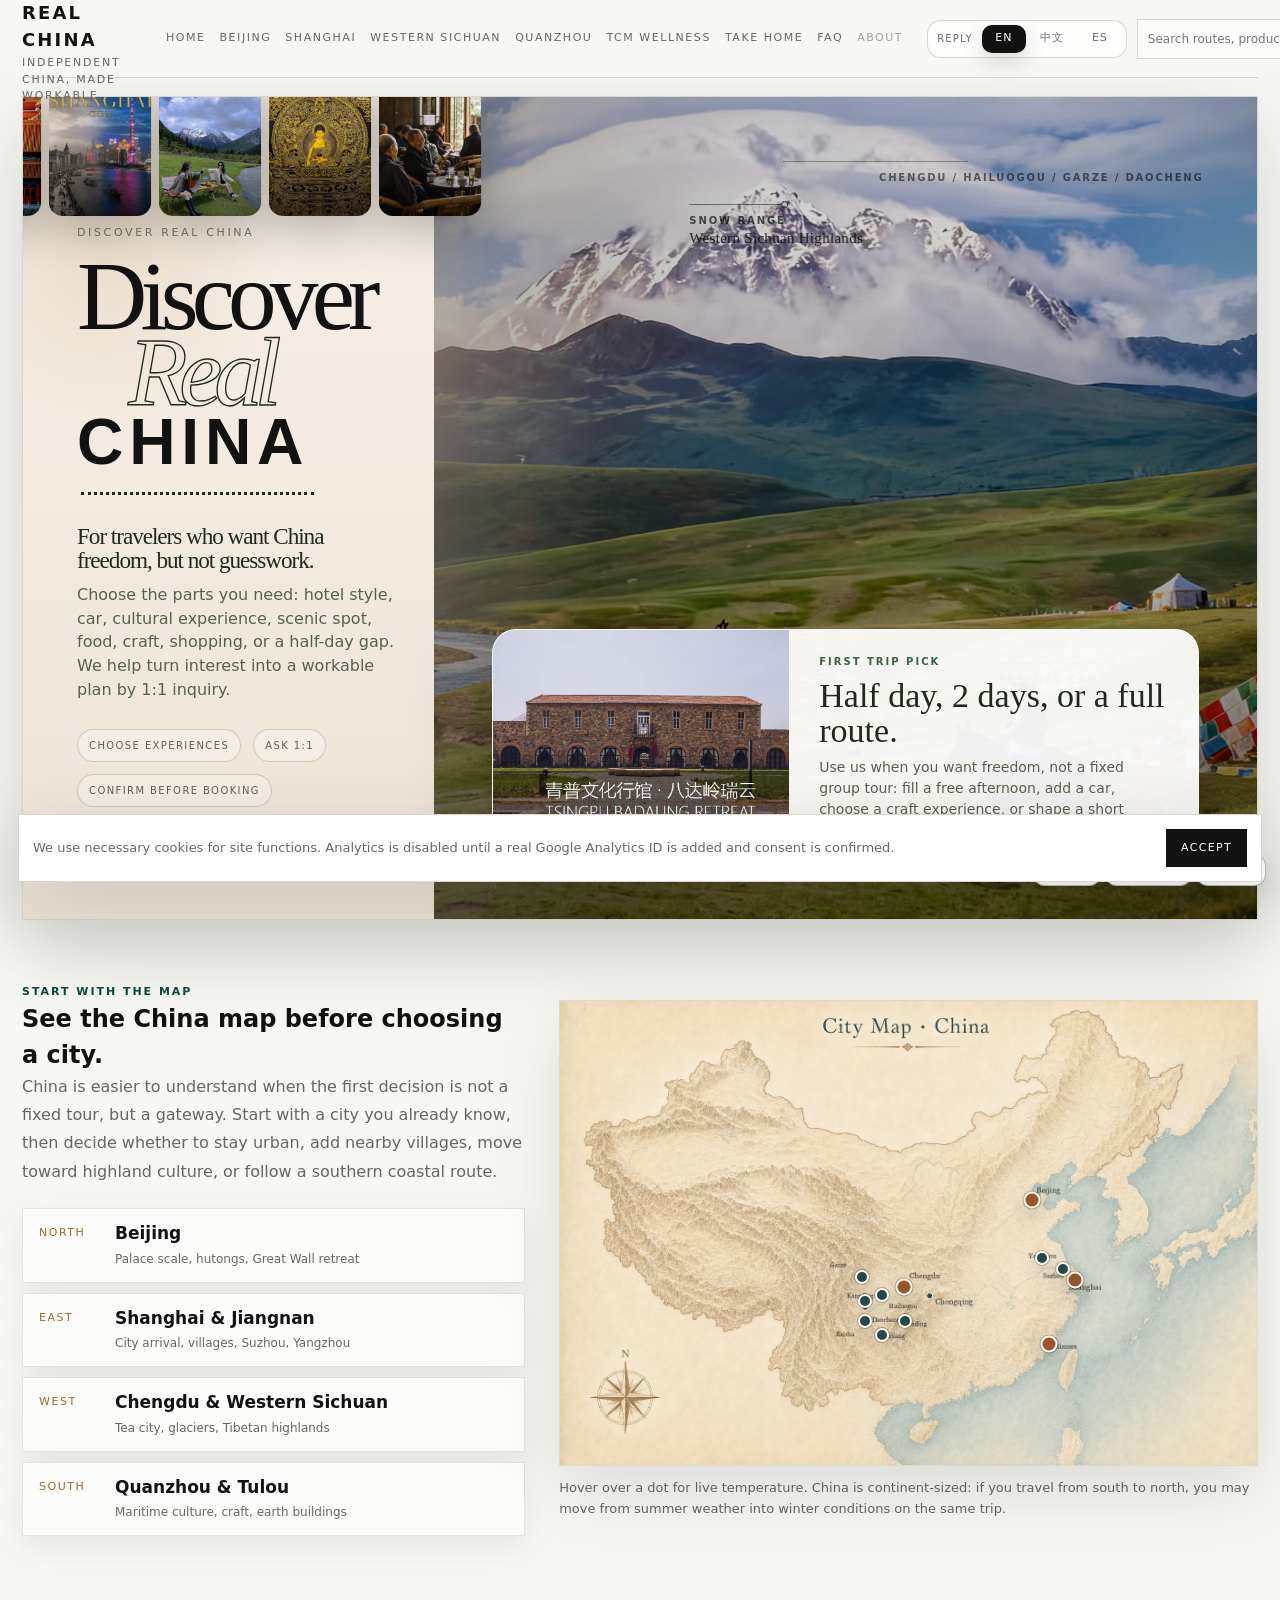
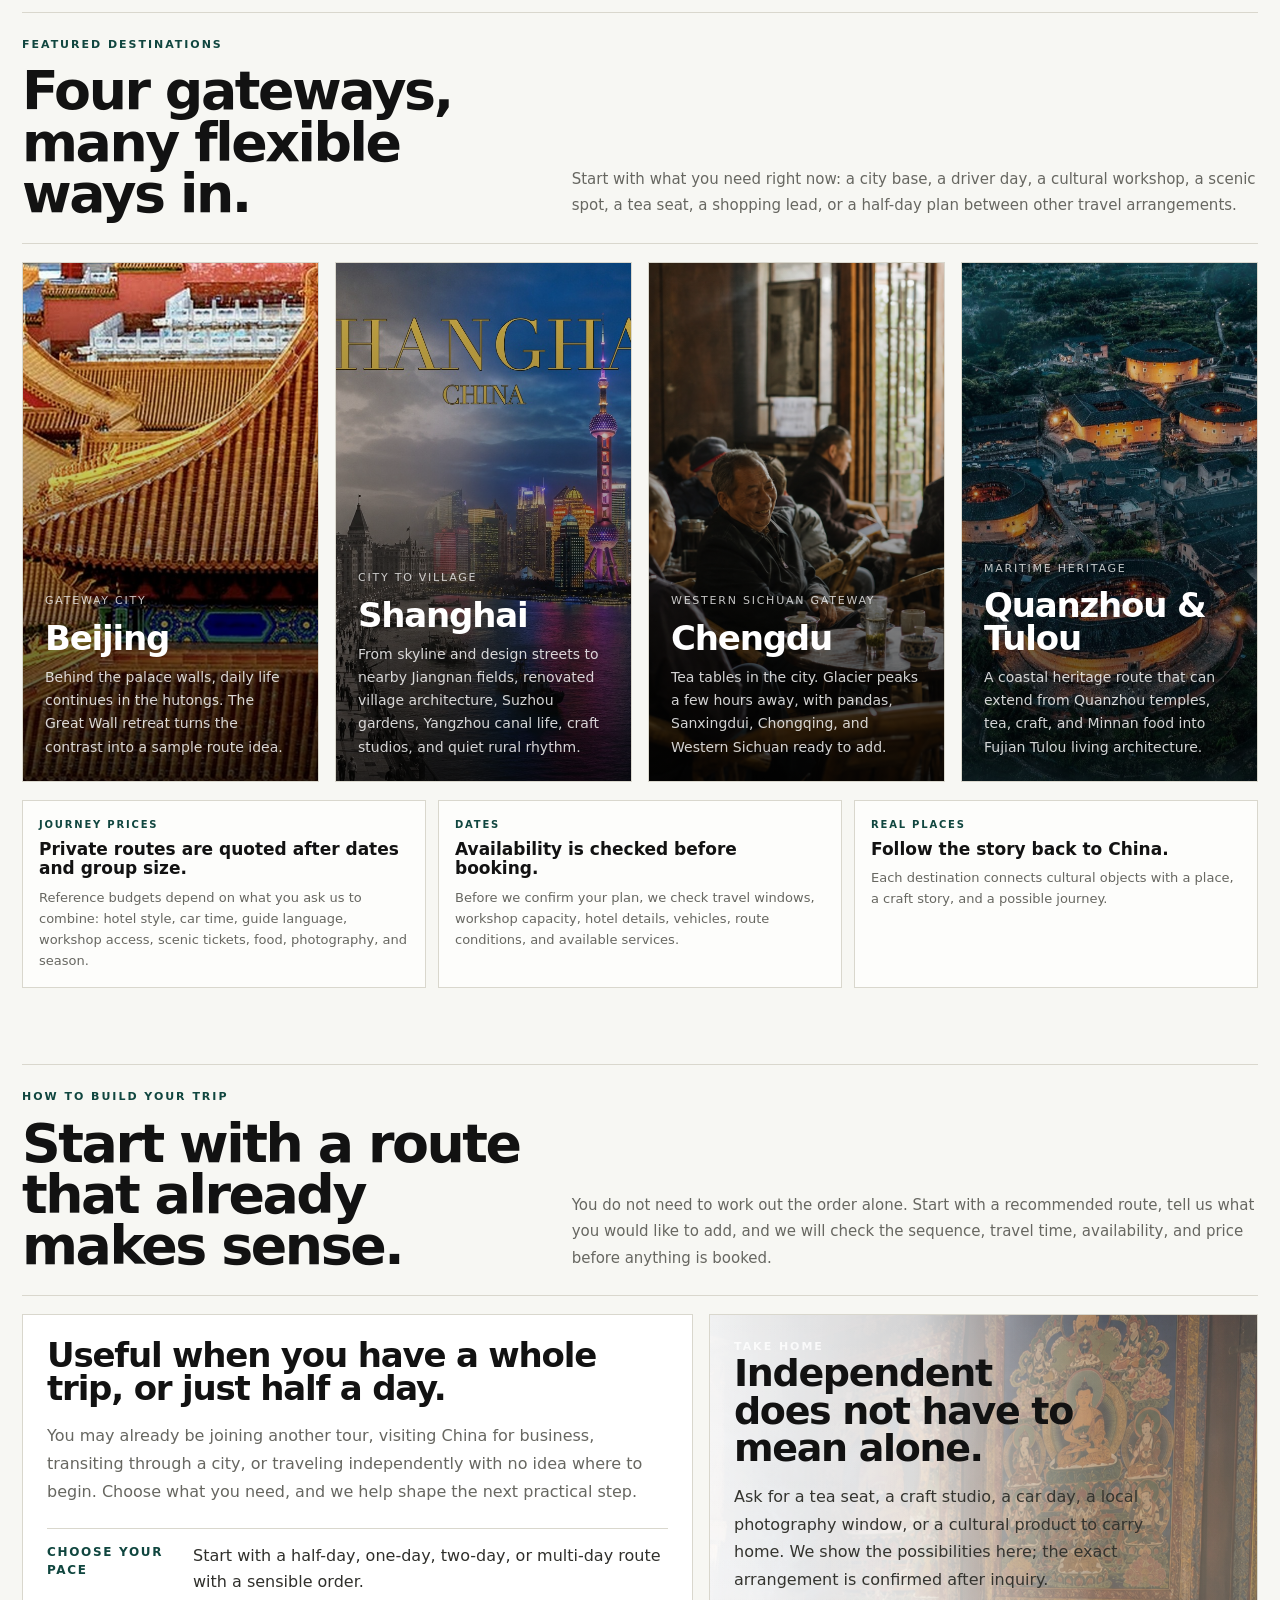
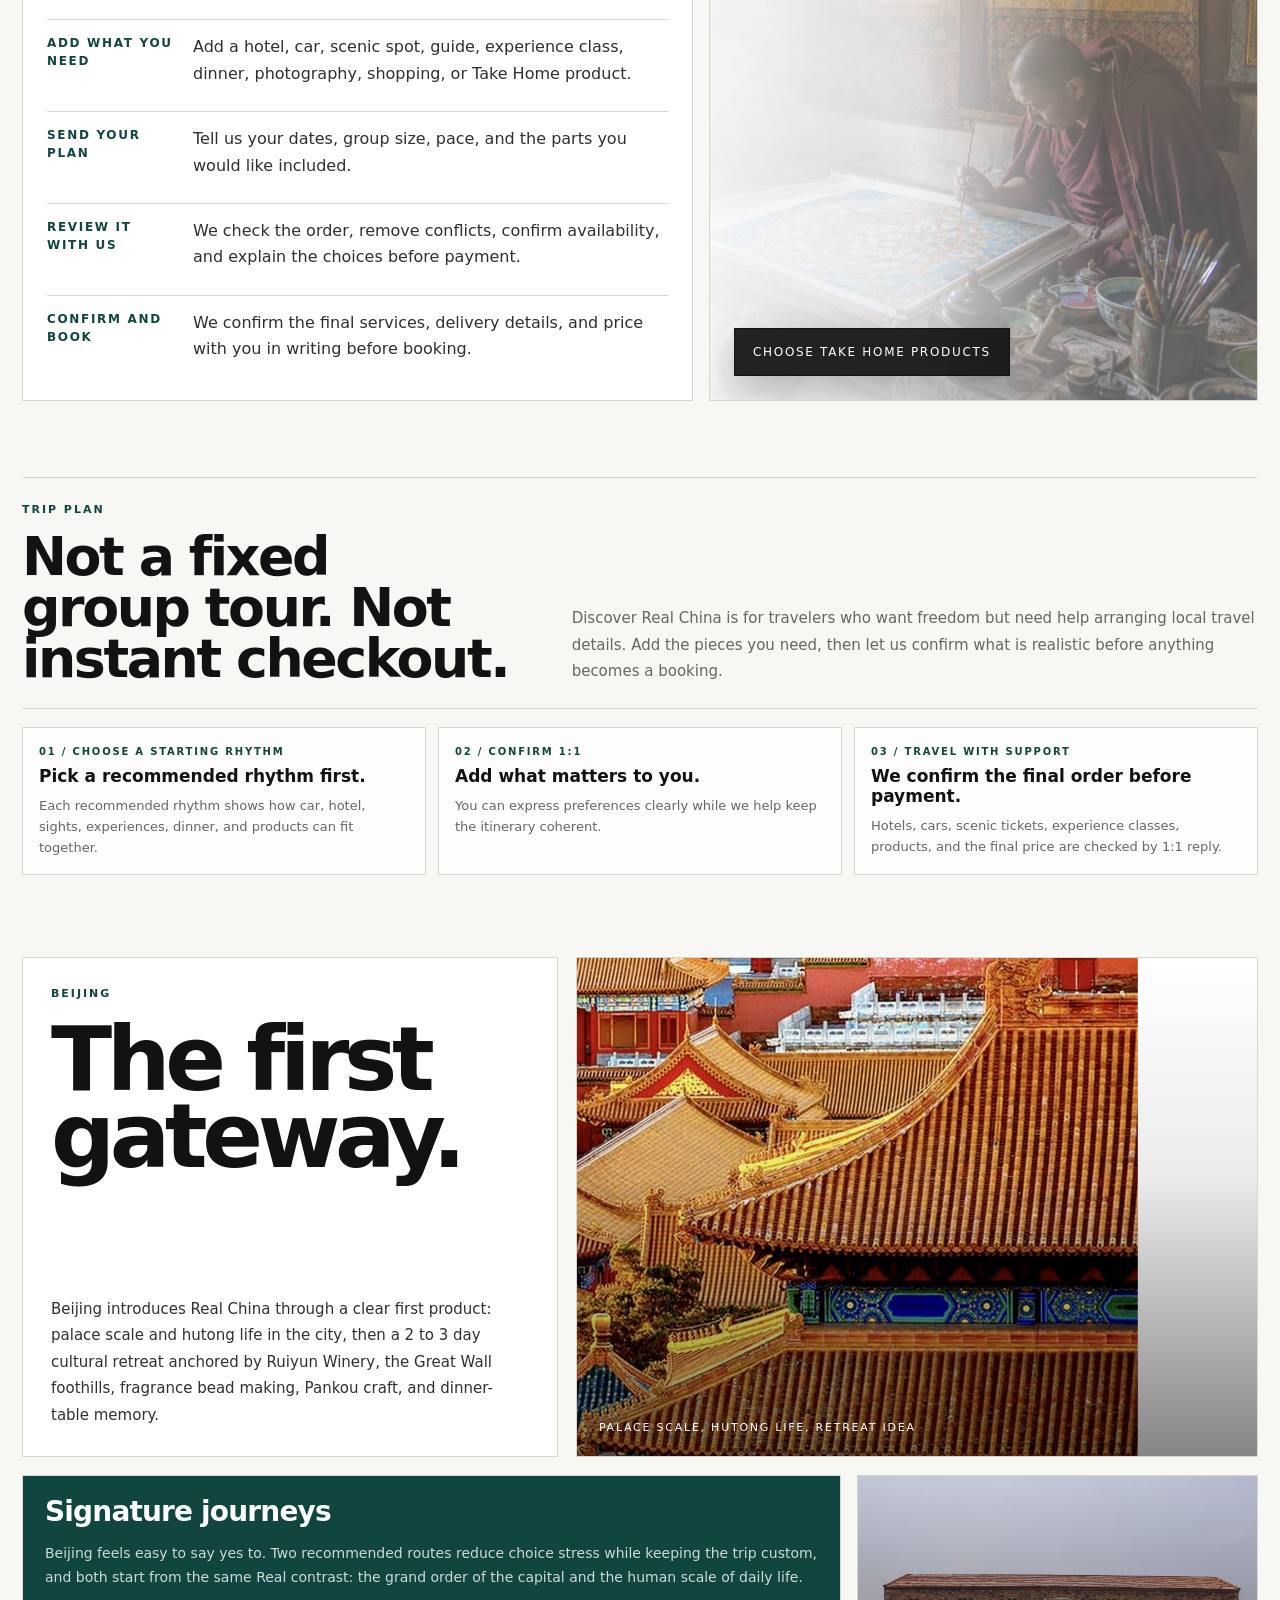
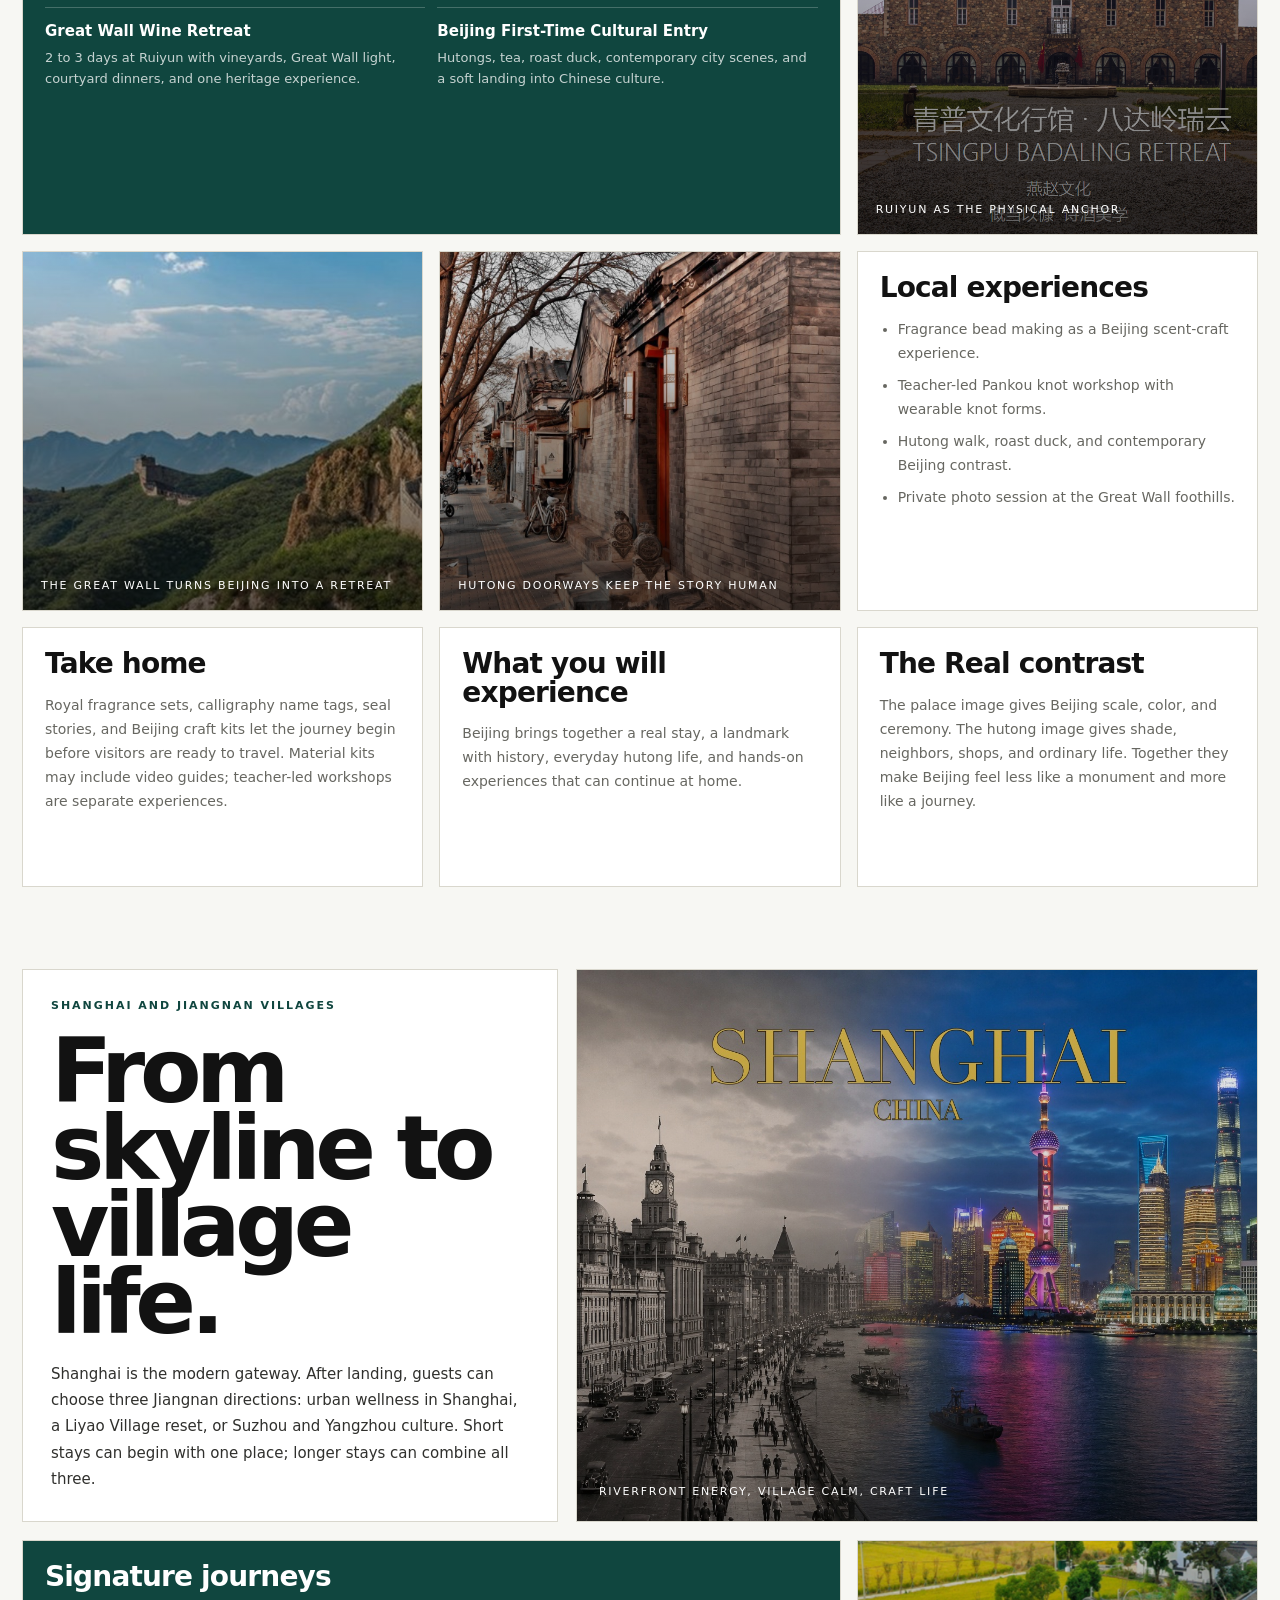
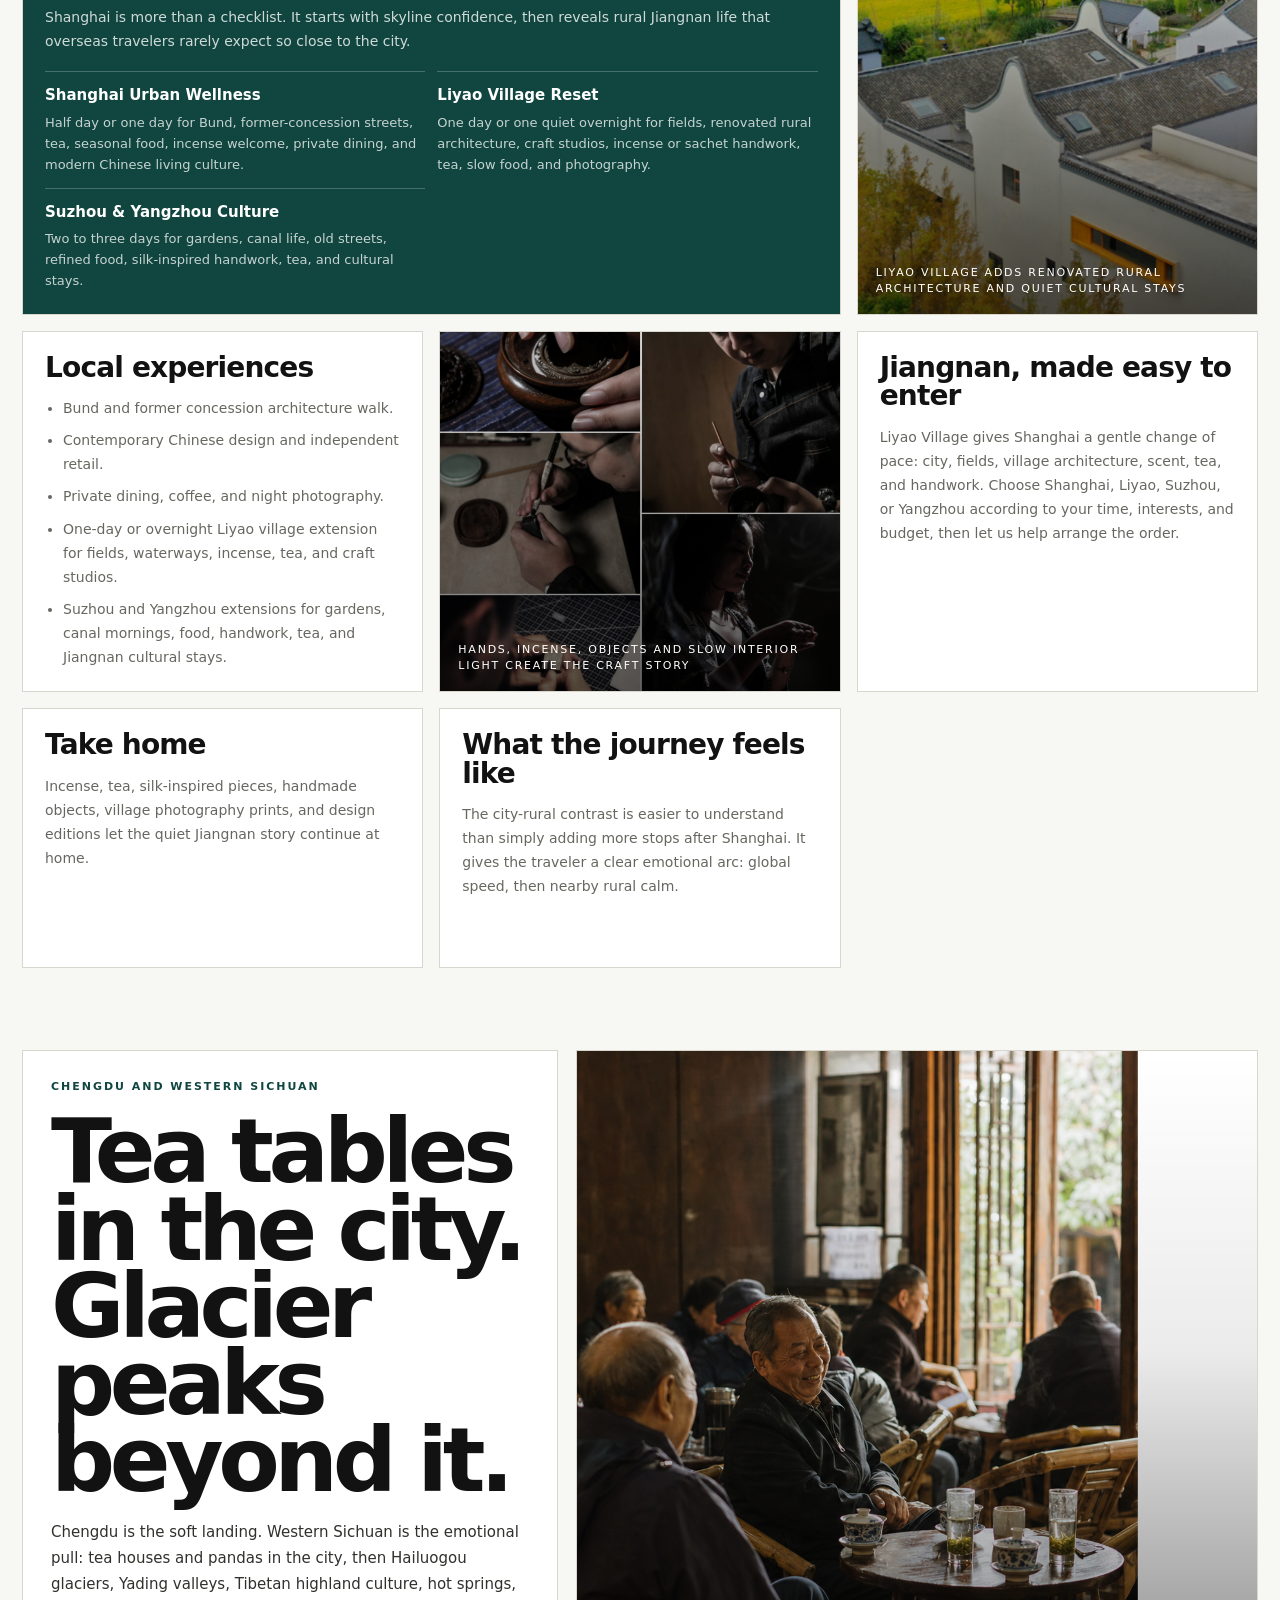
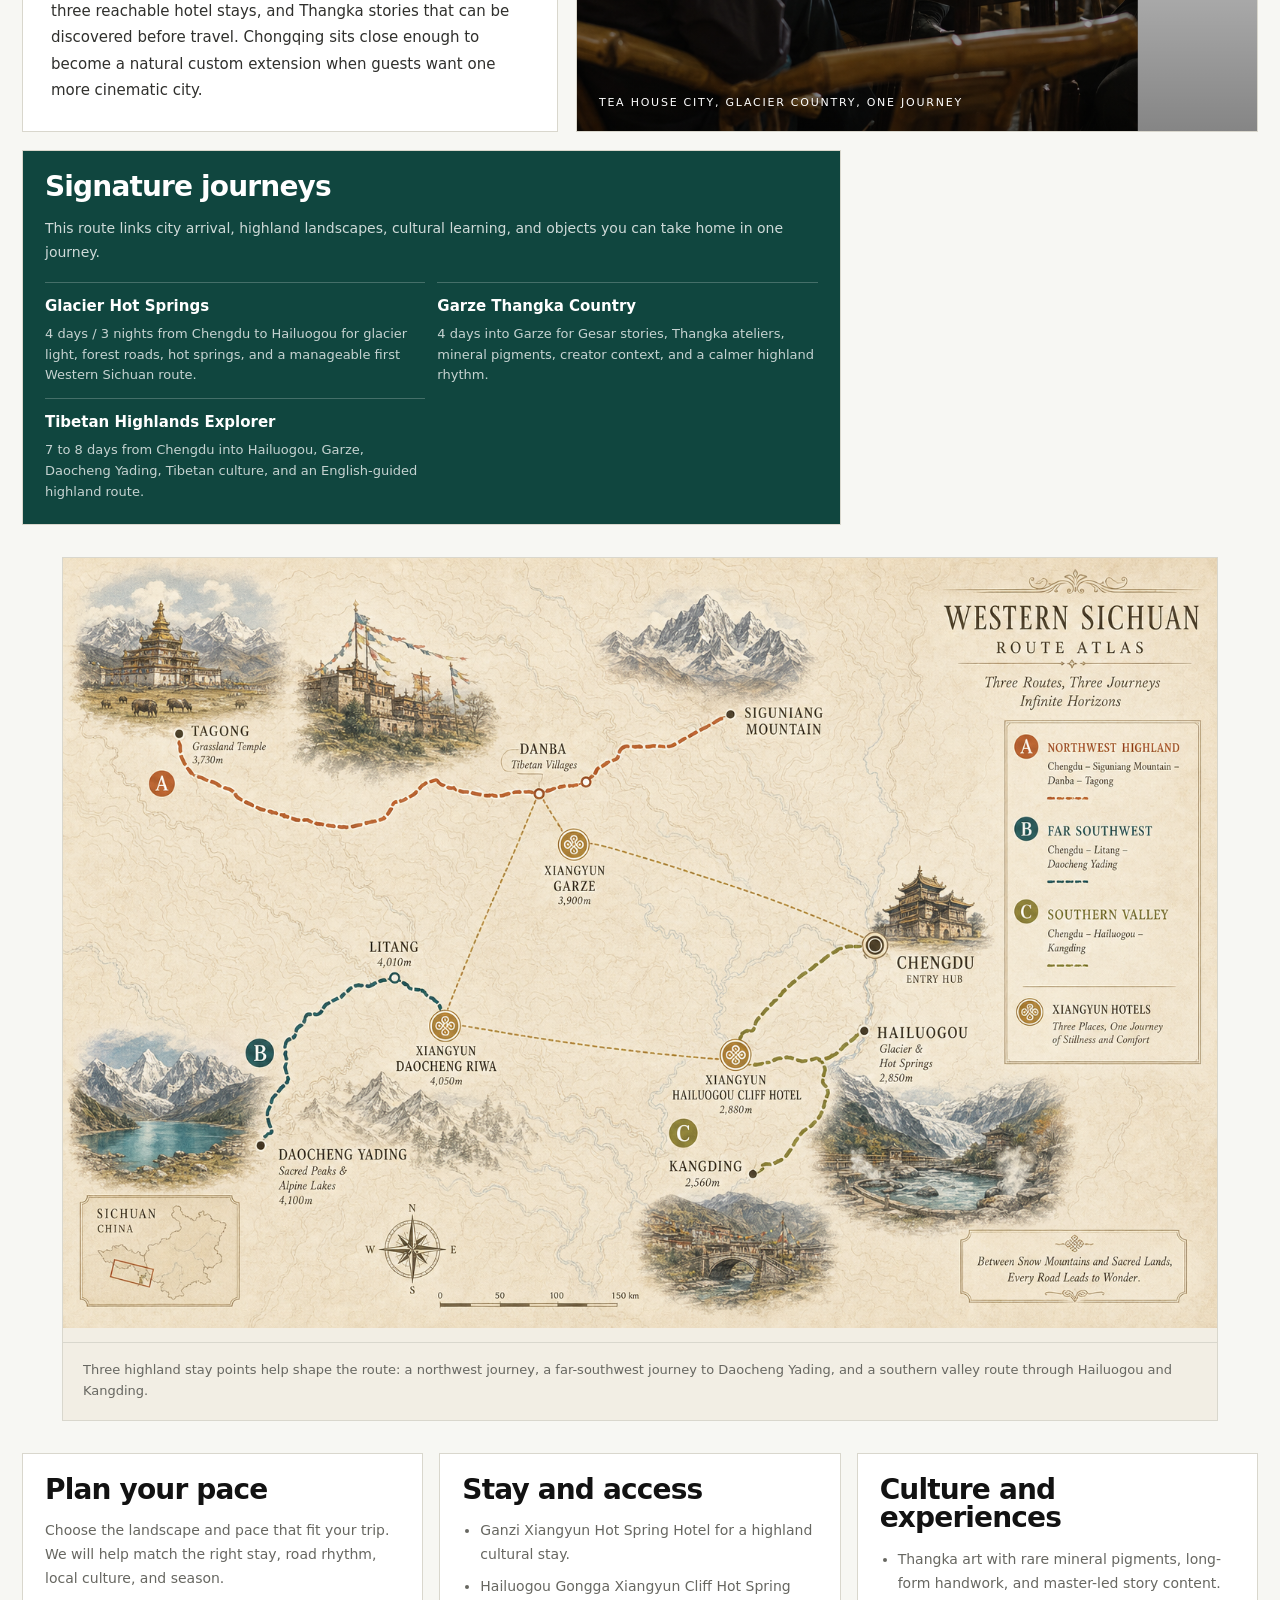
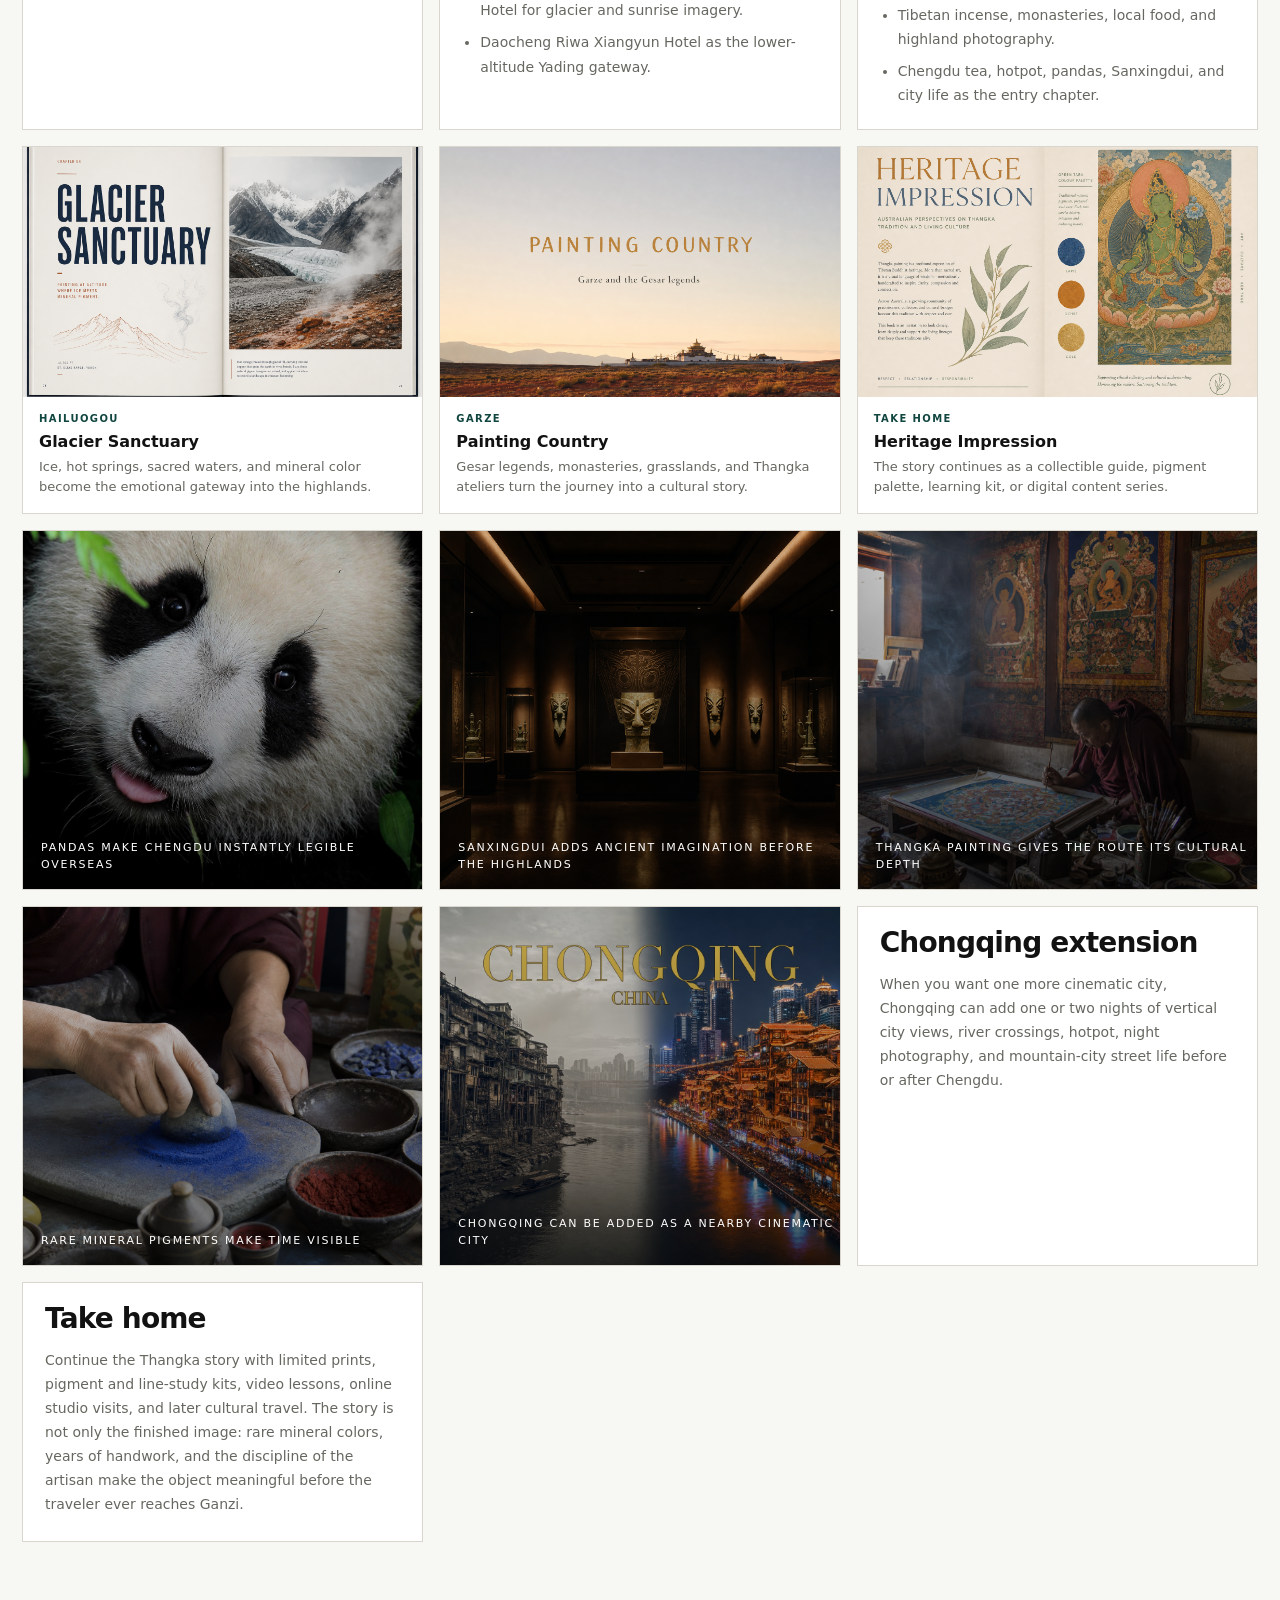
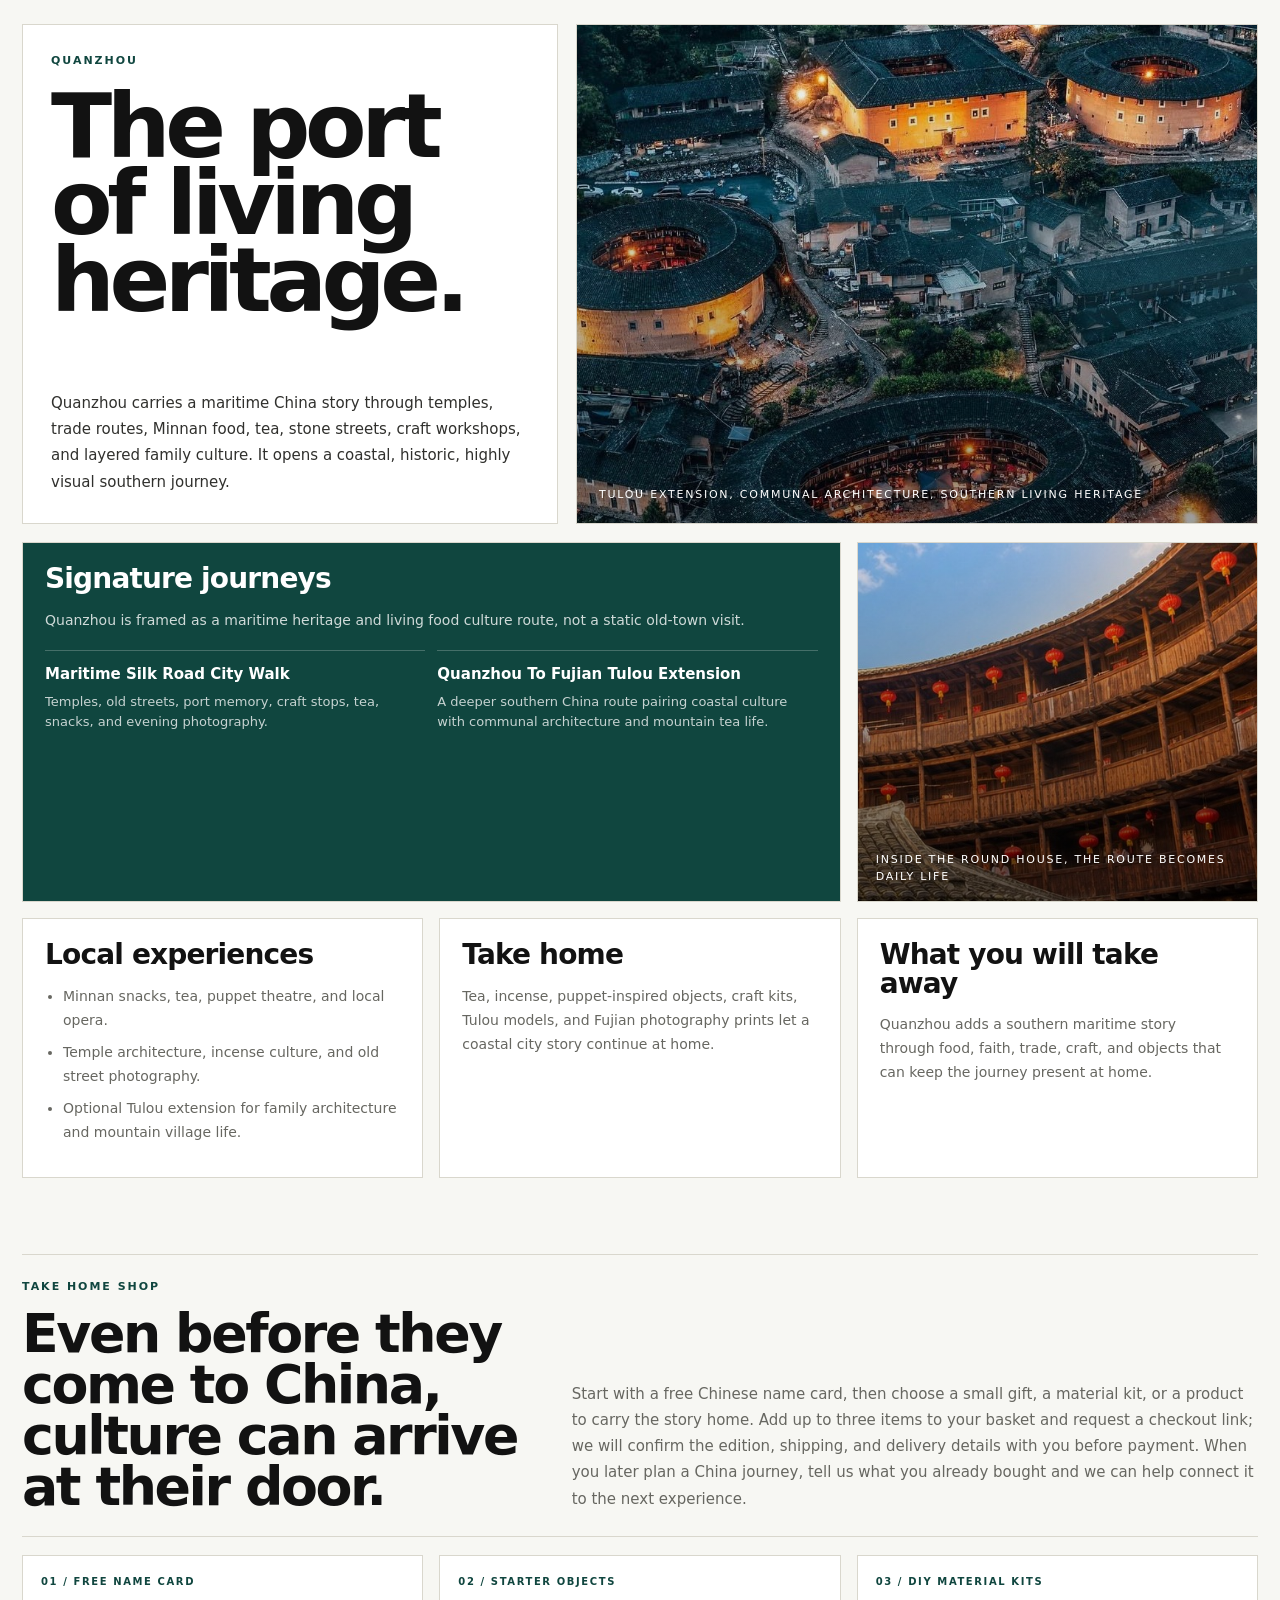
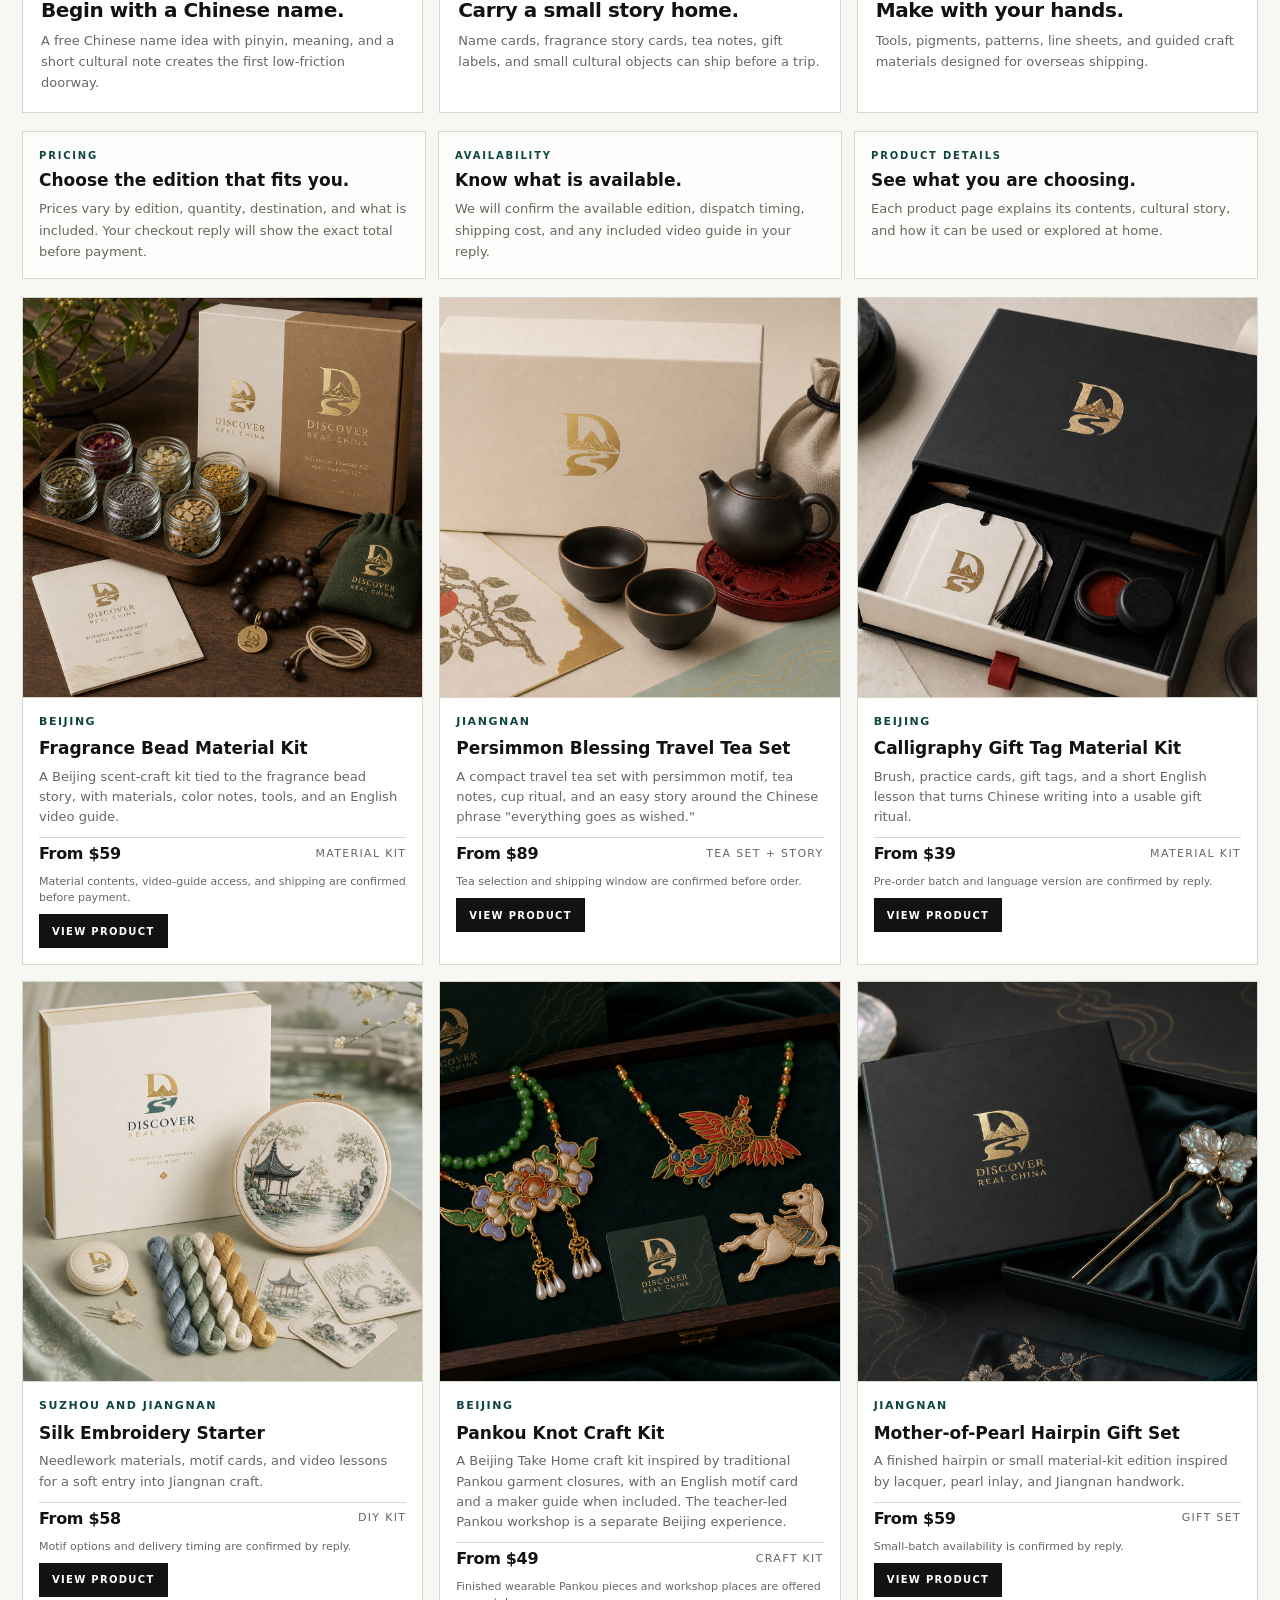
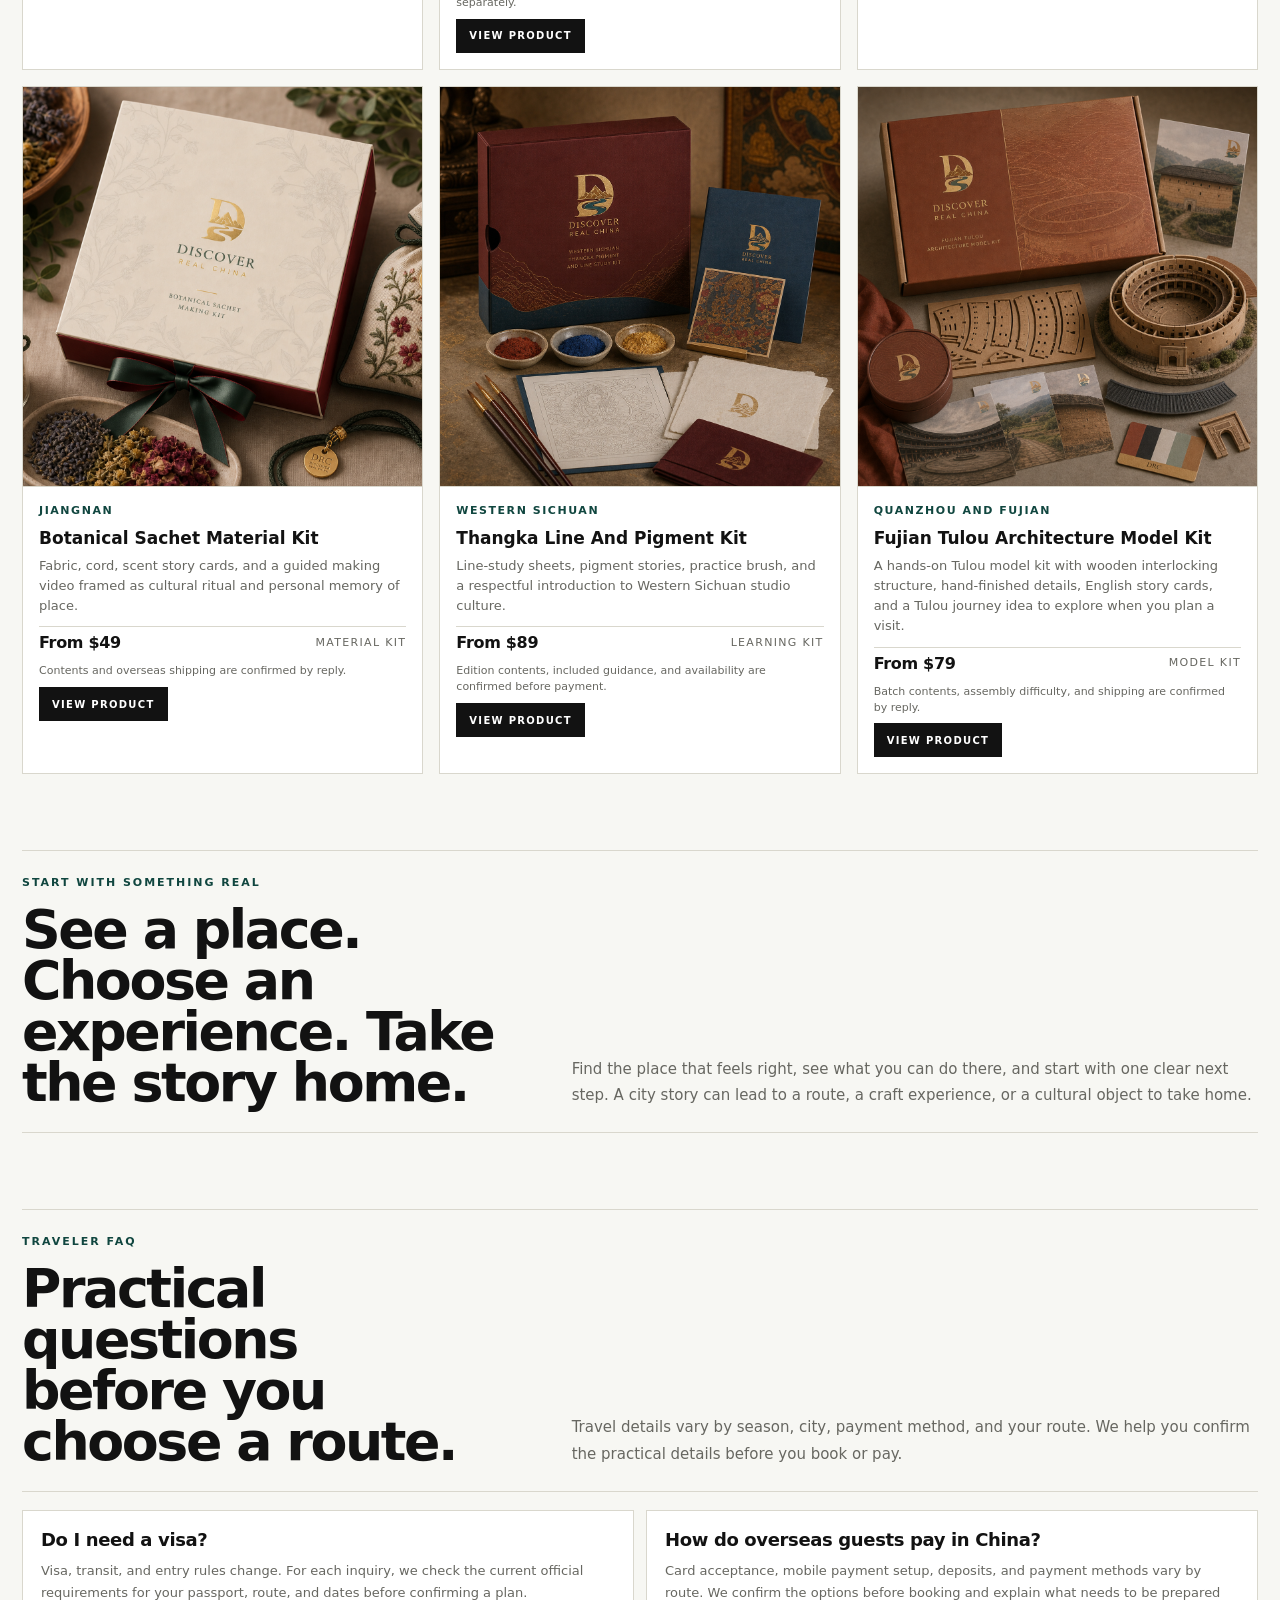
<file: index.html>
﻿<!DOCTYPE html>
<html lang="en">
<head>
  <meta charset="UTF-8">
  <meta name="viewport" content="width=device-width, initial-scale=1.0">
  <title>Discover Real China | Independent China Travel &amp; Culture</title>
  <meta name="description" content="Discover Real China helps independent overseas travelers choose China hotels, cars, cultural experiences, scenic spots, short stays, and Take Home products with 1:1 inquiry support before anything is confirmed.">
  <meta name="robots" content="index,follow">
  <link rel="canonical" href="https://www.discover-real-china.com/">
  <link rel="icon" href="discover-real-china-assets/favicon.svg" type="image/svg+xml">
  <meta property="og:type" content="website">
  <meta property="og:url" content="https://www.discover-real-china.com/">
  <meta property="og:title" content="Discover Real China | Independent China Travel &amp; Culture">
  <meta property="og:description" content="Pick the China experiences you need: hotel style, car, culture, scenic spots, food, craft, shopping, and Take Home. We help shape the next step by inquiry.">
  <meta property="og:image" content="https://www.discover-real-china.com/discover-real-china-assets/beijing-cover-web-16x9.jpg">
  <meta property="og:site_name" content="Discover Real China">
  <meta name="twitter:card" content="summary_large_image">
  <meta name="twitter:title" content="Discover Real China | Independent China Travel &amp; Culture">
  <meta name="twitter:description" content="For travelers who want China freedom but need a human hand: choose experiences, ask 1:1, and confirm details before booking.">
  <meta name="twitter:image" content="https://www.discover-real-china.com/discover-real-china-assets/beijing-cover-web-16x9.jpg">
  <script type="application/ld+json">
    {
      "@context": "https://schema.org",
      "@graph": [
        {
          "@type": "Organization",
          "@id": "#organization",
          "name": "Discover Real China",
          "description": "Discover Real China helps independent overseas travelers understand China destinations, choose travel experiences, ask for 1:1 planning support, and connect cultural experiences with Take Home products."
        },
        {
          "@type": "WebSite",
          "@id": "#website",
          "name": "Discover Real China",
          "inLanguage": "en",
          "publisher": {"@id": "#organization"}
        },
        {
          "@type": "TouristTrip",
          "@id": "#journeys",
          "name": "Discover Real China Cultural Journeys",
          "provider": {"@id": "#organization"},
          "touristType": ["Independent travelers", "Culture travelers", "Family travelers", "Overseas China visitors"],
          "itinerary": "Beijing, Shanghai and Jiangnan, Chengdu and Western Sichuan, and Quanzhou journeys are prepared by inquiry. Travelers may start from hotel style, car support, cultural experiences, scenic spots, food, craft, shopping, or a half-day gap, with dates, pace, and availability confirmed manually."
        },
        {
          "@type": "Product",
          "@id": "#take-home",
          "name": "Discover Real China Take Home Cultural Products",
          "brand": {"@id": "#organization"},
          "description": "Destination-linked cultural products and DIY kits prepared by quote or pre-order."
        }
      ]
    }
  </script>
  <link rel="stylesheet" href="discover-real-china-assets/css/site.min.css">
  <link rel="stylesheet" href="discover-real-china-assets/css/discover-real-china-ui-polish.css">
  <script src="discover-real-china-assets/js/drc-language.js" defer></script>
</head>
<body>
  <div class="shell">
    <header class="topbar">
      <a class="brand" href="#home" aria-label="Discover Real China home">
        <strong>Discover Real China</strong>
        <span>Independent China, made workable</span>
      </a>
      <nav class="nav" id="primary-nav" aria-label="Primary navigation">
        <a href="#home">Home</a>
        <a href="beijing.html">Beijing</a>
        <a href="shanghai.html">Shanghai</a>
        <a href="chengdu-western-sichuan.html">Western Sichuan</a>
        <a href="quanzhou.html">Quanzhou</a>
        <a href="tcm-wellness.html">TCM Wellness</a>
        <a href="take-home.html">Take Home</a>
        <a href="#faq">FAQ</a>
        <a href="about-qingpu.html">About</a>
      </nav>
      <div class="header-tools">
        <div class="language-switcher" aria-label="Choose reply language">
          <span>Reply</span>
          <button type="button" aria-pressed="true" aria-label="English" data-lang="en">EN</button>
          <button type="button" aria-pressed="false" aria-label="Chinese" data-lang="zh">中文</button>
          <button type="button" aria-pressed="false" aria-label="Spanish" data-lang="es">ES</button>
        </div>
        <form class="site-search" role="search" aria-label="Site search">
          <input id="site-search-input" name="search" type="search" placeholder="Search routes, products, FAQs" autocomplete="off">
          <button type="submit">Search</button>
        </form>
        <button class="nav-toggle" type="button" aria-controls="primary-nav" aria-expanded="false">Menu</button>
      </div>
      <div class="search-results" id="site-search-results" role="region" aria-live="polite"></div>
    </header>

    <main id="home">
      <section class="home-hero" id="home-hero" aria-label="Discover Real China overview">
        <div class="home-split" aria-hidden="true">
          <div class="home-cream"></div>
          <div class="home-image-panel">
            <div class="home-hero-image"></div>
            <div class="home-notes">
              <span class="home-note range">Snow range<b>Western Sichuan Highlands</b></span>
              <span class="home-note river">River valley<b>Slow route into Kham</b></span>
              <span class="home-note camp">Pasture camp<b>Horses &middot; tents &middot; thangka stories</b></span>
              <span class="home-route-line">Chengdu / Hailuogou / Garze / Daocheng</span>
            </div>
          </div>
        </div>

        <section class="home-copy" aria-label="Discover Real China introduction">
          <div>
            <div class="home-kicker">Discover Real China</div>
            <h1 class="home-title">
              <span>Discover</span>
              <span class="real">Real</span>
              <span class="china">China</span>
            </h1>
            <div class="home-underline"></div>
            <p class="home-lead">
              <strong>For travelers who want China freedom, but not guesswork.</strong>
              Choose the parts you need: hotel style, car, cultural experience, scenic spot, food, craft, shopping, or a half-day gap. We help turn interest into a workable plan by 1:1 inquiry.
            </p>
            <div class="home-proof" aria-label="Ways to begin">
              <span>Choose experiences</span>
              <span>Ask 1:1</span>
              <span>Confirm before booking</span>
            </div>
          </div>
        </section>

        <section class="home-cards" aria-label="Five ways to enter Real China">
          <a class="home-photo-card" href="beijing.html" style="--big-x:-260px;--big-y:8vh;--top-x:-650px;--rot:-7deg;--enter-delay:0ms;--collapse-delay:0ms;">
            <img src="discover-real-china-assets/real-contrast/beijing-palace-4x5.jpg" alt="Forbidden City rooftops">
            <span class="home-caption"><strong>Known China</strong><span>Beijing &middot; Palace & Wall</span></span>
          </a>
          <a class="home-photo-card" href="shanghai.html" style="--big-x:-60px;--big-y:-3vh;--top-x:-540px;--rot:4deg;--enter-delay:130ms;--collapse-delay:240ms;">
            <img src="discover-real-china-assets/shanghai-cover-web-16x9.jpg" alt="Shanghai skyline">
            <span class="home-caption"><strong>Architecture</strong><span>Shanghai &middot; River & Skyline</span></span>
          </a>
          <a class="home-photo-card" href="chengdu-western-sichuan.html" style="--big-x:150px;--big-y:9vh;--top-x:-430px;--rot:-2deg;--enter-delay:260ms;--collapse-delay:480ms;">
            <img src="discover-real-china-assets/real-contrast/western-sichuan-yading-4x5.jpg" alt="Western Sichuan highland landscape">
            <span class="home-caption"><strong>Landscape</strong><span>Western Sichuan &middot; Snow Peaks</span></span>
          </a>
          <a class="home-photo-card" href="take-home.html" style="--big-x:360px;--big-y:-2vh;--top-x:-320px;--rot:6deg;--enter-delay:390ms;--collapse-delay:720ms;">
            <img src="discover-real-china-assets/thangka/thangka-black-gold.jpg" alt="Black and gold Thangka">
            <span class="home-caption"><strong>Living Culture</strong><span>Garze &middot; Thangka & Pigments</span></span>
          </a>
          <a class="home-photo-card" href="chengdu-western-sichuan.html" style="--big-x:570px;--big-y:8vh;--top-x:-210px;--rot:-5deg;--enter-delay:520ms;--collapse-delay:960ms;">
            <img src="discover-real-china-assets/chengdu/drc-chengdu-teahouse-life-1600x1067.png" alt="Chengdu teahouse life">
            <span class="home-caption"><strong>Food & Daily Life</strong><span>Chengdu &middot; Tea, Spice, Slow Time</span></span>
          </a>
        </section>

        <article class="home-pick-card" aria-label="Current featured route">
          <img src="discover-real-china-assets/ruiyun/ruiyun-retreat-cover.png" alt="Ruiyun Winery retreat">
          <div class="home-pick-copy">
            <span class="eyebrow">First trip pick</span>
            <h2>Half day, 2 days, or a full route.</h2>
            <p>Use us when you want freedom, not a fixed group tour: fill a free afternoon, add a car, choose a craft experience, or shape a short China stop into something real.</p>
          </div>
        </article>
      </section>
      <section class="section china-overview" id="china-overview" aria-label="China overview map">
        <div class="china-overview-copy">
          <div class="kicker">Start with the map</div>
          <h2>See the China map before choosing a city.</h2>
          <p>
            China is easier to understand when the first decision is not a fixed tour, but a gateway. Start with a city you already know, then decide whether to stay urban, add nearby villages, move toward highland culture, or follow a southern coastal route.
          </p>
          <div class="china-overview-links" aria-label="Choose a gateway from the map">
            <a href="beijing.html"><span>North</span><strong>Beijing</strong><small>Palace scale, hutongs, Great Wall retreat</small></a>
            <a href="shanghai.html"><span>East</span><strong>Shanghai &amp; Jiangnan</strong><small>City arrival, villages, Suzhou, Yangzhou</small></a>
            <a href="chengdu-western-sichuan.html"><span>West</span><strong>Chengdu &amp; Western Sichuan</strong><small>Tea city, glaciers, Tibetan highlands</small></a>
            <a href="quanzhou.html"><span>South</span><strong>Quanzhou &amp; Tulou</strong><small>Maritime culture, craft, earth buildings</small></a>
          </div>
        </div>
        <figure class="china-overview-map">
          <div class="china-map-stage" aria-label="Interactive China gateway map">
            <img src="discover-real-china-assets/maps/city-map-china-20260730.png" alt="City map of China with Beijing, Shanghai, Chengdu, Western Sichuan, Jiangnan, Lijiang, and Xiamen marked">
            <a class="map-hotspot gateway" href="beijing.html" style="--x:67.7%;--y:42.8%;" data-title="Beijing" data-lat="39.9042" data-lon="116.4074" data-weather="Current temperature: loading..." data-info="North gateway: palace scale, hutong life, and Great Wall retreat ideas."><span>Beijing</span></a>
            <a class="map-hotspot gateway" href="shanghai.html" style="--x:73.9%;--y:60.1%;" data-title="Shanghai" data-lat="31.2304" data-lon="121.4737" data-weather="Current temperature: loading..." data-info="East gateway: modern city arrival, Jiangnan villages, Suzhou, and Yangzhou."><span>Shanghai</span></a>
            <a class="map-hotspot gateway" href="chengdu-western-sichuan.html" style="--x:49.3%;--y:61.5%;" data-title="Chengdu" data-lat="30.5728" data-lon="104.0668" data-weather="Current temperature: loading..." data-info="West gateway: tea houses, pandas, Sanxingdui, Chongqing, and Western Sichuan routes."><span>Chengdu</span></a>
            <a class="map-hotspot gateway" href="quanzhou.html" style="--x:70.2%;--y:73.8%;" data-title="Xiamen / Quanzhou" data-lat="24.4798" data-lon="118.0894" data-weather="Current temperature: loading..." data-info="Southern coastal entry for Quanzhou maritime culture, craft, tea, and Fujian Tulou extensions."><span>Xiamen</span></a>
            <a class="map-hotspot" href="shanghai.html" style="--x:72.1%;--y:57.8%;" data-title="Suzhou" data-lat="31.2989" data-lon="120.5853" data-weather="Current temperature: loading..." data-info="Jiangnan culture: gardens, canals, craft, tea, and slow city rhythm."><span>Suzhou</span></a>
            <a class="map-hotspot" href="shanghai.html" style="--x:69.2%;--y:55.3%;" data-title="Yangzhou" data-lat="32.3932" data-lon="119.4129" data-weather="Current temperature: loading..." data-info="Jiangnan extension: canal life, literati taste, table culture, and quiet heritage streets."><span>Yangzhou</span></a>
            <a class="map-hotspot" href="chengdu-western-sichuan.html" style="--x:43.3%;--y:59.4%;" data-title="Garze" data-lat="31.6190" data-lon="100.0060" data-weather="Current temperature: loading..." data-info="Thangka country and Tibetan highland culture, usually shaped by season and road rhythm."><span>Garze</span></a>
            <a class="map-hotspot" href="chengdu-western-sichuan.html" style="--x:46.2%;--y:63.3%;" data-title="Hailuogou" data-lat="29.6440" data-lon="102.0790" data-weather="Current temperature: loading..." data-info="Glacier valley, forest roads, hot springs, and a manageable first Western Sichuan route."><span>Hailuogou</span></a>
            <a class="map-hotspot" href="chengdu-western-sichuan.html" style="--x:43.7%;--y:64.7%;" data-title="Kangding" data-lat="30.0507" data-lon="101.9603" data-weather="Current temperature: loading..." data-info="A mountain transition point between Chengdu and deeper Kham routes."><span>Kangding</span></a>
            <a class="map-hotspot" href="chengdu-western-sichuan.html" style="--x:43.7%;--y:68.8%;" data-title="Daocheng" data-lat="29.0370" data-lon="100.2960" data-weather="Current temperature: loading..." data-info="Lower-altitude gateway for Daocheng Yading and longer highland journeys."><span>Daocheng</span></a>
            <a class="map-hotspot" href="chengdu-western-sichuan.html" style="--x:49.5%;--y:69.0%;" data-title="Yading" data-lat="28.4440" data-lon="100.3480" data-weather="Current temperature: loading..." data-info="Sacred peaks and alpine valleys, best handled as a confirmed seasonal route."><span>Yading</span></a>
            <a class="map-hotspot" href="#destinations" style="--x:46.2%;--y:72.0%;" data-title="Lijiang / Baisha" data-lat="26.8721" data-lon="100.2330" data-weather="Current temperature: loading..." data-info="A cultural route idea for a future visit: Dongba culture, Snow Mountain villages, and slow local life."><span>Lijiang</span></a>
          </div>
          <figcaption>Hover over a dot for live temperature. China is continent-sized: if you travel from south to north, you may move from summer weather into winter conditions on the same trip.</figcaption>
        </figure>
      </section>
      <section class="section" id="destinations">
        <div class="section-head">
          <div>
            <div class="kicker">Featured destinations</div>
            <h2>Four gateways, many flexible ways in.</h2>
          </div>
          <p>
            Start with what you need right now: a city base, a driver day, a cultural workshop, a scenic spot, a tea seat, a shopping lead, or a half-day plan between other travel arrangements.
          </p>
        </div>

        <div class="destination-grid">
          <a class="destination-card contrast-card" href="beijing.html">
            <div class="contrast-photo main" style="background-image:url('discover-real-china-assets/real-contrast/beijing-palace-16x9.jpg');"></div>
            <div class="card-copy">
              <small>Gateway city</small>
              <h3>Beijing</h3>
              <p>Behind the palace walls, daily life continues in the hutongs. The Great Wall retreat turns the contrast into a sample route idea.</p>
            </div>
          </a>
          <a class="destination-card" href="shanghai.html" style="background-image:url('discover-real-china-assets/shanghai-cover-web-16x9.jpg');">
            <div class="card-copy">
              <small>City to village</small>
              <h3>Shanghai</h3>
              <p>From skyline and design streets to nearby Jiangnan fields, renovated village architecture, Suzhou gardens, Yangzhou canal life, craft studios, and quiet rural rhythm.</p>
            </div>
          </a>
          <a class="destination-card contrast-card" href="chengdu-western-sichuan.html">
            <div class="contrast-photo main" style="background-image:url('discover-real-china-assets/chengdu/drc-chengdu-teahouse-life-1600x1067.png');"></div>
            <div class="card-copy">
              <small>Western Sichuan gateway</small>
              <h3>Chengdu</h3>
              <p>Tea tables in the city. Glacier peaks a few hours away, with pandas, Sanxingdui, Chongqing, and Western Sichuan ready to add.</p>
            </div>
          </a>
          <a class="destination-card" href="quanzhou.html" style="background-image:url('discover-real-china-assets/tulou-night-village-20260723-4x5.jpg');">
            <div class="card-copy">
              <small>Maritime heritage</small>
              <h3>Quanzhou &amp; Tulou</h3>
              <p>A coastal heritage route that can extend from Quanzhou temples, tea, craft, and Minnan food into Fujian Tulou living architecture.</p>
            </div>
          </a>
        </div>
        <div class="trust-strip" aria-label="Travel planning notes">
          <div class="trust-item">
            <small>Journey prices</small>
            <strong>Private routes are quoted after dates and group size.</strong>
            <span>Reference budgets depend on what you ask us to combine: hotel style, car time, guide language, workshop access, scenic tickets, food, photography, and season.</span>
          </div>
          <div class="trust-item">
            <small>Dates</small>
            <strong>Availability is checked before booking.</strong>
            <span>Before we confirm your plan, we check travel windows, workshop capacity, hotel details, vehicles, route conditions, and available services.</span>
          </div>
          <div class="trust-item">
            <small>Real places</small>
            <strong>Follow the story back to China.</strong>
            <span>Each destination connects cultural objects with a place, a craft story, and a possible journey.</span>
          </div>
        </div>
      </section>

      <section class="section" id="experiences">
        <div class="section-head">
          <div>
            <div class="kicker">How to build your trip</div>
            <h2>Start with a route that already makes sense.</h2>
          </div>
          <p>
            You do not need to work out the order alone. Start with a recommended route, tell us what you would like to add, and we will check the sequence, travel time, availability, and price before anything is booked.
          </p>
        </div>

        <div class="system-map">
          <div class="map-panel">
            <h3>Useful when you have a whole trip, or just half a day.</h3>
            <p>
              You may already be joining another tour, visiting China for business, transiting through a city, or traveling independently with no idea where to begin. Choose what you need, and we help shape the next practical step.
            </p>
            <div class="flow">
              <div class="flow-row"><strong>Choose your pace</strong><span>Start with a half-day, one-day, two-day, or multi-day route with a sensible order.</span></div>
              <div class="flow-row"><strong>Add what you need</strong><span>Add a hotel, car, scenic spot, guide, experience class, dinner, photography, shopping, or Take Home product.</span></div>
              <div class="flow-row"><strong>Send your plan</strong><span>Tell us your dates, group size, pace, and the parts you would like included.</span></div>
              <div class="flow-row"><strong>Review it with us</strong><span>We check the order, remove conflicts, confirm availability, and explain the choices before payment.</span></div>
              <div class="flow-row"><strong>Confirm and book</strong><span>We confirm the final services, delivery details, and price with you in writing before booking.</span></div>
            </div>
          </div>
          <div class="take-home-panel" id="take-home">
            <div>
              <div class="kicker" style="color:rgba(255,255,255,.8)">Take Home</div>
              <h3>Independent does not have to mean alone.</h3>
              <p>
                Ask for a tea seat, a craft studio, a car day, a local photography window, or a cultural product to carry home. We show the possibilities here; the exact arrangement is confirmed after inquiry.
              </p>
            </div>
            <a class="btn primary take-home-cta" href="take-home.html#shop">Choose Take Home Products</a>
          </div>
        </div>
      </section>

      <section class="section" id="plan-basket">
        <div class="section-head">
          <div>
            <div class="kicker">Trip plan</div>
            <h2>Not a fixed group tour. Not instant checkout.</h2>
          </div>
          <p>
            Discover Real China is for travelers who want freedom but need help arranging local travel details. Add the pieces you need, then let us confirm what is realistic before anything becomes a booking.
          </p>
        </div>
        <div class="trust-strip" aria-label="Trip plan flow">
          <div class="trust-item">
            <small>01 / Choose a starting rhythm</small>
            <strong>Pick a recommended rhythm first.</strong>
            <span>Each recommended rhythm shows how car, hotel, sights, experiences, dinner, and products can fit together.</span>
          </div>
          <div class="trust-item">
            <small>02 / Confirm 1:1</small>
            <strong>Add what matters to you.</strong>
            <span>You can express preferences clearly while we help keep the itinerary coherent.</span>
          </div>
          <div class="trust-item">
            <small>03 / Travel with support</small>
            <strong>We confirm the final order before payment.</strong>
            <span>Hotels, cars, scenic tickets, experience classes, products, and the final price are checked by 1:1 reply.</span>
          </div>
        </div>
      </section>

      <section class="destination-detail" id="beijing" aria-label="Beijing destination page">
        <div class="destination-hero">
          <div class="destination-title">
            <div>
              <div class="kicker">Beijing</div>
              <h2>The first gateway.</h2>
            </div>
            <p>
              Beijing introduces Real China through a clear first product: palace scale and hutong life in the city, then a 2 to 3 day cultural retreat anchored by Ruiyun Winery, the Great Wall foothills, fragrance bead making, Pankou craft, and dinner-table memory.
            </p>
          </div>
          <div class="destination-visual paired-visual">
            <div class="paired-photo main" style="background-image:url('discover-real-china-assets/real-contrast/beijing-palace-16x9.jpg');"></div>
            <div class="visual-label">Palace scale, hutong life, retreat idea</div>
          </div>
        </div>
        <div class="template-grid">
          <div class="module wide dark">
            <h3>Signature journeys</h3>
            <p>Beijing feels easy to say yes to. Two recommended routes reduce choice stress while keeping the trip custom, and both start from the same Real contrast: the grand order of the capital and the human scale of daily life.</p>
            <div class="journey-list">
              <div class="journey"><strong>Great Wall Wine Retreat</strong><span>2 to 3 days at Ruiyun with vineyards, Great Wall light, courtyard dinners, and one heritage experience.</span></div>
              <div class="journey"><strong>Beijing First-Time Cultural Entry</strong><span>Hutongs, tea, roast duck, contemporary city scenes, and a soft landing into Chinese culture.</span></div>
            </div>
          </div>
          <div class="module image" style="background-image:url('discover-real-china-assets/ruiyun/ruiyun-retreat-cover.png');"><span>Ruiyun as the physical anchor</span></div>
          <div class="module image" style="background-image:url('discover-real-china-assets/real-contrast/beijing-great-wall-pinterest-34480753394152280-16x9.jpg');"><span>The Great Wall turns Beijing into a retreat</span></div>
          <div class="module image" style="background-image:url('discover-real-china-assets/real-contrast/beijing-hutong-pinterest-618259855093531656-4x5.jpg');"><span>Hutong doorways keep the story human</span></div>
          <div class="module">
            <h3>Local experiences</h3>
            <ul>
              <li>Fragrance bead making as a Beijing scent-craft experience.</li>
              <li>Teacher-led Pankou knot workshop with wearable knot forms.</li>
              <li>Hutong walk, roast duck, and contemporary Beijing contrast.</li>
              <li>Private photo session at the Great Wall foothills.</li>
            </ul>
          </div>
          <div class="module">
            <h3>Take home</h3>
            <p>Royal fragrance sets, calligraphy name tags, seal stories, and Beijing craft kits let the journey begin before visitors are ready to travel. Material kits may include video guides; teacher-led workshops are separate experiences.</p>
          </div>
          <div class="module">
            <h3>What you will experience</h3>
            <p>Beijing brings together a real stay, a landmark with history, everyday hutong life, and hands-on experiences that can continue at home.</p>
          </div>
          <div class="module">
            <h3>The Real contrast</h3>
            <p>The palace image gives Beijing scale, color, and ceremony. The hutong image gives shade, neighbors, shops, and ordinary life. Together they make Beijing feel less like a monument and more like a journey.</p>
          </div>
        </div>
      </section>

      <section class="destination-detail" id="shanghai" aria-label="Shanghai destination page">
        <div class="destination-hero">
          <div class="destination-title">
            <div>
              <div class="kicker">Shanghai and Jiangnan Villages</div>
              <h2>From skyline to village life.</h2>
            </div>
            <p>
              Shanghai is the modern gateway. After landing, guests can choose three Jiangnan directions: urban wellness in Shanghai, a Liyao Village reset, or Suzhou and Yangzhou culture. Short stays can begin with one place; longer stays can combine all three.
            </p>
          </div>
          <div class="destination-visual" style="background-image:url('discover-real-china-assets/shanghai-cover-web-16x9.jpg');">
            <div class="visual-label">Riverfront energy, village calm, craft life</div>
          </div>
        </div>
        <div class="template-grid">
          <div class="module wide dark">
            <h3>Signature journeys</h3>
            <p>Shanghai is more than a checklist. It starts with skyline confidence, then reveals rural Jiangnan life that overseas travelers rarely expect so close to the city.</p>
            <div class="journey-list">
              <div class="journey"><strong>Shanghai Urban Wellness</strong><span>Half day or one day for Bund, former-concession streets, tea, seasonal food, incense welcome, private dining, and modern Chinese living culture.</span></div>
              <div class="journey"><strong>Liyao Village Reset</strong><span>One day or one quiet overnight for fields, renovated rural architecture, craft studios, incense or sachet handwork, tea, slow food, and photography.</span></div>
              <div class="journey"><strong>Suzhou & Yangzhou Culture</strong><span>Two to three days for gardens, canal life, old streets, refined food, silk-inspired handwork, tea, and cultural stays.</span></div>
            </div>
          </div>
          <div class="module image" style="background-image:url('discover-real-china-assets/liyao-village/liyao-retreat-architecture.png');"><span>Liyao Village adds renovated rural architecture and quiet cultural stays</span></div>
          <div class="module">
            <h3>Local experiences</h3>
            <ul>
              <li>Bund and former concession architecture walk.</li>
              <li>Contemporary Chinese design and independent retail.</li>
              <li>Private dining, coffee, and night photography.</li>
              <li>One-day or overnight Liyao village extension for fields, waterways, incense, tea, and craft studios.</li>
              <li>Suzhou and Yangzhou extensions for gardens, canal mornings, food, handwork, tea, and Jiangnan cultural stays.</li>
            </ul>
          </div>
          <div class="module image" style="background-image:url('discover-real-china-assets/liyao-village/liyao-craft-incense.png');"><span>Hands, incense, objects and slow interior light create the craft story</span></div>
          <div class="module">
            <h3>Jiangnan, made easy to enter</h3>
            <p>Liyao Village gives Shanghai a gentle change of pace: city, fields, village architecture, scent, tea, and handwork. Choose Shanghai, Liyao, Suzhou, or Yangzhou according to your time, interests, and budget, then let us help arrange the order.</p>
          </div>
          <div class="module">
            <h3>Take home</h3>
            <p>Incense, tea, silk-inspired pieces, handmade objects, village photography prints, and design editions let the quiet Jiangnan story continue at home.</p>
          </div>
          <div class="module">
            <h3>What the journey feels like</h3>
            <p>The city-rural contrast is easier to understand than simply adding more stops after Shanghai. It gives the traveler a clear emotional arc: global speed, then nearby rural calm.</p>
          </div>
        </div>
      </section>

      <section class="destination-detail" id="chengdu" aria-label="Chengdu and Western Sichuan destination page">
        <div class="destination-hero">
          <div class="destination-title">
            <div>
              <div class="kicker">Chengdu and Western Sichuan</div>
              <h2>Tea tables in the city. Glacier peaks beyond it.</h2>
            </div>
            <p>
              Chengdu is the soft landing. Western Sichuan is the emotional pull: tea houses and pandas in the city, then Hailuogou glaciers, Yading valleys, Tibetan highland culture, hot springs, three reachable hotel stays, and Thangka stories that can be discovered before travel. Chongqing sits close enough to become a natural custom extension when guests want one more cinematic city.
            </p>
          </div>
          <div class="destination-visual paired-visual">
              <div class="paired-photo main" style="background-image:url('discover-real-china-assets/chengdu/drc-chengdu-teahouse-life-1600x1067.png');"></div>
            <div class="visual-label">Tea house city, glacier country, one journey</div>
          </div>
        </div>
        <div class="template-grid">
          <div class="module wide dark">
            <h3>Signature journeys</h3>
            <p>This route links city arrival, highland landscapes, cultural learning, and objects you can take home in one journey.</p>
            <div class="journey-list">
              <div class="journey"><strong>Glacier Hot Springs</strong><span>4 days / 3 nights from Chengdu to Hailuogou for glacier light, forest roads, hot springs, and a manageable first Western Sichuan route.</span></div>
              <div class="journey"><strong>Garze Thangka Country</strong><span>4 days into Garze for Gesar stories, Thangka ateliers, mineral pigments, creator context, and a calmer highland rhythm.</span></div>
              <div class="journey"><strong>Tibetan Highlands Explorer</strong><span>7 to 8 days from Chengdu into Hailuogou, Garze, Daocheng Yading, Tibetan culture, and an English-guided highland route.</span></div>
            </div>
          </div>
          <figure class="module full route-spread">
            <img src="discover-real-china-assets/western-sichuan-route/western-sichuan-route-atlas-20260725.png" alt="Western Sichuan route atlas showing Chengdu, Hailuogou, Kangding, Litang, Daocheng Yading, Danba, Tagong, Siguniang Mountain, and Xiangyun hotels">
            <figcaption>Three highland stay points help shape the route: a northwest journey, a far-southwest journey to Daocheng Yading, and a southern valley route through Hailuogou and Kangding.</figcaption>
          </figure>
          <div class="module">
            <h3>Plan your pace</h3>
            <p>Choose the landscape and pace that fit your trip. We will help match the right stay, road rhythm, local culture, and season.</p>
          </div>
          <div class="module">
            <h3>Stay and access</h3>
            <ul>
              <li>Ganzi Xiangyun Hot Spring Hotel for a highland cultural stay.</li>
              <li>Hailuogou Gongga Xiangyun Cliff Hot Spring Hotel for glacier and sunrise imagery.</li>
              <li>Daocheng Riwa Xiangyun Hotel as the lower-altitude Yading gateway.</li>
            </ul>
          </div>
          <div class="module">
            <h3>Culture and experiences</h3>
            <ul>
              <li>Thangka art with rare mineral pigments, long-form handwork, and master-led story content.</li>
              <li>Tibetan incense, monasteries, local food, and highland photography.</li>
              <li>Chengdu tea, hotpot, pandas, Sanxingdui, and city life as the entry chapter.</li>
            </ul>
          </div>
          <div class="route-gallery">
            <article class="route-tile">
              <img src="discover-real-china-assets/western-sichuan-route/glacier-sanctuary.png" alt="Glacier sanctuary route page">
              <div>
                <small>Hailuogou</small>
                <strong>Glacier Sanctuary</strong>
                <span>Ice, hot springs, sacred waters, and mineral color become the emotional gateway into the highlands.</span>
              </div>
            </article>
            <article class="route-tile">
              <img src="discover-real-china-assets/western-sichuan-route/painting-country.png" alt="Garze painting country route page">
              <div>
                <small>Garze</small>
                <strong>Painting Country</strong>
                <span>Gesar legends, monasteries, grasslands, and Thangka ateliers turn the journey into a cultural story.</span>
              </div>
            </article>
            <article class="route-tile">
              <img src="discover-real-china-assets/western-sichuan-route/heritage-impression.png" alt="Heritage impression Thangka page">
              <div>
                <small>Take Home</small>
                <strong>Heritage Impression</strong>
                <span>The story continues as a collectible guide, pigment palette, learning kit, or digital content series.</span>
              </div>
            </article>
          </div>
          <div class="module image" style="background-image:url('discover-real-china-assets/real-contrast/chengdu-panda-16x9.jpg');"><span>Pandas make Chengdu instantly legible overseas</span></div>
          <div class="module image" style="background-image:url('discover-real-china-assets/chengdu/drc-chengdu-sanxingdui-1600x1067.png');"><span>Sanxingdui adds ancient imagination before the highlands</span></div>
          <div class="module image" style="background-image:url('discover-real-china-assets/thangka/master-painting-room.png');"><span>Thangka painting gives the route its cultural depth</span></div>
          <div class="module image" style="background-image:url('discover-real-china-assets/thangka/mineral-pigments.png');"><span>Rare mineral pigments make time visible</span></div>
          <div class="module image" style="background-image:url('discover-real-china-assets/chongqing-cover-web-16x9.jpg');"><span>Chongqing can be added as a nearby cinematic city</span></div>
          <div class="module">
            <h3>Chongqing extension</h3>
            <p>When you want one more cinematic city, Chongqing can add one or two nights of vertical city views, river crossings, hotpot, night photography, and mountain-city street life before or after Chengdu.</p>
          </div>
          <div class="module">
            <h3>Take home</h3>
            <p>Continue the Thangka story with limited prints, pigment and line-study kits, video lessons, online studio visits, and later cultural travel. The story is not only the finished image: rare mineral colors, years of handwork, and the discipline of the artisan make the object meaningful before the traveler ever reaches Ganzi.</p>
          </div>
        </div>
      </section>

      <section class="destination-detail" id="quanzhou" aria-label="Quanzhou destination page">
        <div class="destination-hero">
          <div class="destination-title">
            <div>
              <div class="kicker">Quanzhou</div>
              <h2>The port of living heritage.</h2>
            </div>
            <p>
              Quanzhou carries a maritime China story through temples, trade routes, Minnan food, tea, stone streets, craft workshops, and layered family culture. It opens a coastal, historic, highly visual southern journey.
            </p>
          </div>
          <div class="destination-visual" style="background-image:url('discover-real-china-assets/tulou-night-village-20260723-16x9.jpg');">
            <div class="visual-label">Tulou extension, communal architecture, southern living heritage</div>
          </div>
        </div>
        <div class="template-grid">
          <div class="module wide dark">
            <h3>Signature journeys</h3>
            <p>Quanzhou is framed as a maritime heritage and living food culture route, not a static old-town visit.</p>
            <div class="journey-list">
              <div class="journey"><strong>Maritime Silk Road City Walk</strong><span>Temples, old streets, port memory, craft stops, tea, snacks, and evening photography.</span></div>
              <div class="journey"><strong>Quanzhou To Fujian Tulou Extension</strong><span>A deeper southern China route pairing coastal culture with communal architecture and mountain tea life.</span></div>
            </div>
          </div>
          <div class="module image" style="background-image:url('discover-real-china-assets/tulou-interior-courtyard-20260723-16x9.jpg');"><span>Inside the round house, the route becomes daily life</span></div>
          <div class="module">
            <h3>Local experiences</h3>
            <ul>
              <li>Minnan snacks, tea, puppet theatre, and local opera.</li>
              <li>Temple architecture, incense culture, and old street photography.</li>
              <li>Optional Tulou extension for family architecture and mountain village life.</li>
            </ul>
          </div>
          <div class="module">
            <h3>Take home</h3>
            <p>Tea, incense, puppet-inspired objects, craft kits, Tulou models, and Fujian photography prints let a coastal city story continue at home.</p>
          </div>
          <div class="module">
            <h3>What you will take away</h3>
            <p>Quanzhou adds a southern maritime story through food, faith, trade, craft, and objects that can keep the journey present at home.</p>
          </div>
        </div>
      </section>

      <section class="section" id="take-home-products">
        <div class="section-head">
          <div>
            <div class="kicker">Take Home shop</div>
            <h2>Even before they come to China, culture can arrive at their door.</h2>
          </div>
          <p>
            Start with a free Chinese name card, then choose a small gift, a material kit, or a product to carry the story home. Add up to three items to your basket and request a checkout link; we will confirm the edition, shipping, and delivery details with you before payment. When you later plan a China journey, tell us what you already bought and we can help connect it to the next experience.
          </p>
        </div>
        <div class="commerce-logic">
          <div class="commerce-point">
            <small>01 / Free name card</small>
            <strong>Begin with a Chinese name.</strong>
            <span>A free Chinese name idea with pinyin, meaning, and a short cultural note creates the first low-friction doorway.</span>
          </div>
          <div class="commerce-point">
            <small>02 / Starter objects</small>
            <strong>Carry a small story home.</strong>
            <span>Name cards, fragrance story cards, tea notes, gift labels, and small cultural objects can ship before a trip.</span>
          </div>
          <div class="commerce-point">
            <small>03 / DIY material kits</small>
            <strong>Make with your hands.</strong>
            <span>Tools, pigments, patterns, line sheets, and guided craft materials designed for overseas shipping.</span>
          </div>
        </div>
        <div class="trust-strip" aria-label="Buying and planning notes">
          <div class="trust-item">
            <small>Pricing</small>
            <strong>Choose the edition that fits you.</strong>
            <span>Prices vary by edition, quantity, destination, and what is included. Your checkout reply will show the exact total before payment.</span>
          </div>
          <div class="trust-item">
            <small>Availability</small>
            <strong>Know what is available.</strong>
            <span>We will confirm the available edition, dispatch timing, shipping cost, and any included video guide in your reply.</span>
          </div>
          <div class="trust-item">
            <small>Product details</small>
            <strong>See what you are choosing.</strong>
            <span>Each product page explains its contents, cultural story, and how it can be used or explored at home.</span>
          </div>
        </div>
        <div class="product-row">
          <article class="product">
            <div class="product-img" style="background-image:url('discover-real-china-assets/shop/drc-bead-kit-product-shots/drc-bead-kit-hero-flatlay.png');"></div>
            <div class="product-body">
              <small>Beijing</small>
              <strong>Fragrance Bead Material Kit</strong>
              <span>A Beijing scent-craft kit tied to the fragrance bead story, with materials, color notes, tools, and an English video guide.</span>
              <div class="product-meta"><b>From $59</b><em>Material kit</em></div>
              <div class="product-note">Material contents, video-guide access, and shipping are confirmed before payment.</div>
              <a class="product-action" href="take-home-product.html?product=beijing-bead-kit">View product</a>
            </div>
          </article>
          <article class="product">
            <div class="product-img" style="background-image:url('discover-real-china-assets/shop/drc-persimmon-tea-product-shots/drc-persimmon-tea-web-card-3x2.png');"></div>
            <div class="product-body">
              <small>Jiangnan</small>
              <strong>Persimmon Blessing Travel Tea Set</strong>
              <span>A compact travel tea set with persimmon motif, tea notes, cup ritual, and an easy story around the Chinese phrase "everything goes as wished."</span>
              <div class="product-meta"><b>From $89</b><em>Tea set + story</em></div>
              <div class="product-note">Tea selection and shipping window are confirmed before order.</div>
              <a class="product-action" href="take-home-product.html?product=persimmon-tea-set">View product</a>
            </div>
          </article>
          <article class="product">
            <div class="product-img" style="background-image:url('discover-real-china-assets/shop/drc-calligraphy-tag-product-shots/drc-calligraphy-tag-web-card-3x2.png');"></div>
            <div class="product-body">
              <small>Beijing</small>
              <strong>Calligraphy Gift Tag Material Kit</strong>
              <span>Brush, practice cards, gift tags, and a short English lesson that turns Chinese writing into a usable gift ritual.</span>
              <div class="product-meta"><b>From $39</b><em>Material kit</em></div>
              <div class="product-note">Pre-order batch and language version are confirmed by reply.</div>
              <a class="product-action" href="take-home-product.html?product=beijing-name-seal">View product</a>
            </div>
          </article>
          <article class="product">
            <div class="product-img" style="background-image:url('discover-real-china-assets/shop/drc-suzhou-embroidery-product-shots/drc-suzhou-embroidery-hero-flatlay.png');"></div>
            <div class="product-body">
              <small>Suzhou and Jiangnan</small>
              <strong>Silk Embroidery Starter</strong>
              <span>Needlework materials, motif cards, and video lessons for a soft entry into Jiangnan craft.</span>
              <div class="product-meta"><b>From $58</b><em>DIY kit</em></div>
              <div class="product-note">Motif options and delivery timing are confirmed by reply.</div>
              <a class="product-action" href="take-home-product.html?product=suzhou-embroidery-kit">View product</a>
            </div>
          </article>
          <article class="product">
            <div class="product-img" style="background-image:url('discover-real-china-assets/shop/drc-pankou-jewelry-product-shots/drc-pankou-jewelry-web-card-3x2.png');"></div>
            <div class="product-body">
              <small>Beijing</small>
              <strong>Pankou Knot Craft Kit</strong>
              <span>A Beijing Take Home craft kit inspired by traditional Pankou garment closures, with an English motif card and a maker guide when included. The teacher-led Pankou workshop is a separate Beijing experience.</span>
              <div class="product-meta"><b>From $49</b><em>Craft kit</em></div>
              <div class="product-note">Finished wearable Pankou pieces and workshop places are offered separately.</div>
              <a class="product-action" href="take-home-product.html?product=pankou-jewelry-kit">View product</a>
            </div>
          </article>
          <article class="product">
            <div class="product-img" style="background-image:url('discover-real-china-assets/shop/drc-hairpin-product-shots/drc-hairpin-web-card-3x2.png');"></div>
            <div class="product-body">
              <small>Jiangnan</small>
              <strong>Mother-of-Pearl Hairpin Gift Set</strong>
              <span>A finished hairpin or small material-kit edition inspired by lacquer, pearl inlay, and Jiangnan handwork.</span>
              <div class="product-meta"><b>From $59</b><em>Gift set</em></div>
              <div class="product-note">Small-batch availability is confirmed by reply.</div>
              <a class="product-action" href="take-home-product.html?product=mother-of-pearl-hairpin">View product</a>
            </div>
          </article>
          <article class="product">
            <div class="product-img" style="background-image:url('discover-real-china-assets/shop/drc-sachet-kit-product-shots/drc-sachet-kit-web-card-3x2.png');"></div>
            <div class="product-body">
              <small>Jiangnan</small>
              <strong>Botanical Sachet Material Kit</strong>
              <span>Fabric, cord, scent story cards, and a guided making video framed as cultural ritual and personal memory of place.</span>
              <div class="product-meta"><b>From $49</b><em>Material kit</em></div>
              <div class="product-note">Contents and overseas shipping are confirmed by reply.</div>
              <a class="product-action" href="take-home-product.html?product=botanical-sachet-kit">View product</a>
            </div>
          </article>
          <article class="product">
            <div class="product-img" style="background-image:url('discover-real-china-assets/shop/drc-thangka-kit-product-shots/drc-thangka-kit-hero-flatlay.png');"></div>
            <div class="product-body">
              <small>Western Sichuan</small>
              <strong>Thangka Line And Pigment Kit</strong>
              <span>Line-study sheets, pigment stories, practice brush, and a respectful introduction to Western Sichuan studio culture.</span>
              <div class="product-meta"><b>From $89</b><em>Learning kit</em></div>
              <div class="product-note">Edition contents, included guidance, and availability are confirmed before payment.</div>
              <a class="product-action" href="take-home-product.html?product=thangka-line-kit">View product</a>
            </div>
          </article>
          <article class="product">
            <div class="product-img" style="background-image:url('discover-real-china-assets/shop/drc-tulou-product-shots/drc-tulou-architecture-hero-flatlay.png');"></div>
            <div class="product-body">
              <small>Quanzhou and Fujian</small>
              <strong>Fujian Tulou Architecture Model Kit</strong>
              <span>A hands-on Tulou model kit with wooden interlocking structure, hand-finished details, English story cards, and a Tulou journey idea to explore when you plan a visit.</span>
              <div class="product-meta"><b>From $79</b><em>Model kit</em></div>
              <div class="product-note">Batch contents, assembly difficulty, and shipping are confirmed by reply.</div>
              <a class="product-action" href="take-home-product.html?product=tulou-model-kit">View product</a>
            </div>
          </article>
        </div>
      </section>

      <section class="section" id="about">
        <div class="section-head">
          <div>
            <div class="kicker">Start with something real</div>
            <h2>See a place. Choose an experience. Take the story home.</h2>
          </div>
          <p>
            Find the place that feels right, see what you can do there, and start with one clear next step. A city story can lead to a route, a craft experience, or a cultural object to take home.
          </p>
        </div>
      </section>

      <section class="section" id="faq">
        <div class="section-head">
          <div>
            <div class="kicker">Traveler FAQ</div>
            <h2>Practical questions before you choose a route.</h2>
          </div>
          <p>
            Travel details vary by season, city, payment method, and your route. We help you confirm the practical details before you book or pay.
          </p>
        </div>
        <div class="faq-grid">
          <article class="faq-item">
            <h3>Do I need a visa?</h3>
            <p>Visa, transit, and entry rules change. For each inquiry, we check the current official requirements for your passport, route, and dates before confirming a plan.</p>
          </article>
          <article class="faq-item">
            <h3>How do overseas guests pay in China?</h3>
            <p>Card acceptance, mobile payment setup, deposits, and payment methods vary by route. We confirm the options before booking and explain what needs to be prepared before arrival.</p>
          </article>
          <article class="faq-item">
            <h3>Can you help with internet, maps, and apps?</h3>
            <p>Yes. For confirmed travelers we prepare a pre-arrival checklist covering eSIM or roaming, map access, translation tools, ride-hailing, and the apps most useful for the chosen cities.</p>
          </article>
          <article class="faq-item">
            <h3>Are the journeys private or fixed group tours?</h3>
            <p>You can ask for a full private plan or just help with a hotel, car day, scenic spot, cultural experience, tea seat, shopping lead, or a free half day. We confirm dates, group size, pace, service level, and availability before anything is treated as confirmed.</p>
          </article>
          <article class="faq-item">
            <h3>Are wellness experiences medical services?</h3>
            <p>No. These experiences are cultural and educational, not diagnosis, treatment, clinical care, or a promise of health outcomes.</p>
          </article>
          <article class="faq-item">
            <h3>How do Take Home products ship?</h3>
            <p>We confirm availability, batch timing, materials, customs rules, and shipping cost before payment. Some products may start as waitlist, quote, or class-access only.</p>
          </article>
        </div>
      </section>

      <section class="section" id="inquiry">
        <div class="inquiry">
          <div class="inquiry-copy">
            <div class="kicker">Plan inquiry</div>
            <h2>Tell us where you enter China, then we help arrange the right order.</h2>
            <p>
              You do not need to know which hotel, car, ticket, dinner, or workshop fits first. Share your entry city, time window, and the parts you need; we will reply with a practical order before anything is booked.
            </p>
            <div class="flow" style="margin-top:18px">
              <div class="flow-row"><strong>Start point</strong><span>Tell us your arrival city, date range, group size, and available time.</span></div>
              <div class="flow-row"><strong>What you may need</strong><span>Choose the parts you want help with: hotel, car, guide, scenic tickets, food, shopping, craft, or free time.</span></div>
              <div class="flow-row"><strong>1:1 reply</strong><span>We correct the sequence, check availability, and send a clearer plan before payment or booking.</span></div>
            </div>
          </div>
          <form class="inquiry-form" id="inquiry-form" action="mailto:hello@discover-real-china.com" method="post" enctype="text/plain" data-inquiry-email="hello@discover-real-china.com">
            <div class="form-grid">
              <div class="field">
                <label for="preferred-language">Reply language</label>
                <select id="preferred-language" name="preferred-language">
                  <option>English</option>
                  <option>Chinese</option>
                  <option>Spanish</option>
                </select>
              </div>
              <div class="field">
                <label for="request-type">What do you need first?</label>
                <select id="request-type" name="request-type">
                  <option>Build a practical independent travel plan</option>
                  <option>Fill a free half day or transit window</option>
                  <option>Arrange selected experiences for an existing trip</option>
                  <option>Plan a private journey from the beginning</option>
                  <option>Add a cultural product or gift to the plan</option>
                  <option>Photo or video-friendly route support</option>
                   <option>Travel trade or cultural collaboration inquiry</option>
                </select>
              </div>
              <div class="field">
                <label for="arrival-city">Entry city in China</label>
                <select id="arrival-city" name="arrival-city">
                  <option value="">Please choose one</option>
                  <option>Beijing</option>
                  <option>Shanghai</option>
                  <option>Chengdu</option>
                  <option>Xiamen / Quanzhou</option>
                  <option>Not booked yet</option>
                  <option>Other city</option>
                </select>
              </div>
              <div class="field">
                <label for="destination">Main place or route</label>
                <select id="destination" name="destination">
                  <option value="">Please choose one</option>
                  <optgroup label="City gateways">
                    <option>Beijing</option>
                    <option>Shanghai</option>
                    <option>Chengdu and Western Sichuan</option>
                    <option>Quanzhou and Tulou</option>
                  </optgroup>
                  <optgroup label="Experiences and routes">
                    <option>Beijing Fragrance Bead Workshop</option>
                    <option>Beijing Pankou Knot Workshop</option>
                    <option>Shanghai Urban Wellness</option>
                    <option>Liyao Village Reset</option>
                    <option>Suzhou and Yangzhou Culture</option>
                    <option>Glacier Hot Springs</option>
                    <option>Garze Thangka Country</option>
                    <option>Tibetan Highlands Explorer</option>
                  </optgroup>
                  <optgroup label="Take Home">
                    <option>Get a free Chinese name card</option>
                    <option>Add a cultural product or gift</option>
                    <option>Ask about a DIY kit with video guide</option>
                  </optgroup>
                  <optgroup label="Travel trade and collaborations">
                     <option>Travel trade or cultural collaboration inquiry</option>
                  </optgroup>
                </select>
              </div>
              <div class="field">
                <label for="days">Available time in this city or route</label>
                <select id="days" name="days">
                  <option>Not sure yet</option>
                  <option>Half day</option>
                  <option>One day</option>
                  <option>2 to 3 days</option>
                  <option>4 to 6 days</option>
                  <option>7 to 9 days</option>
                  <option>Custom length</option>
                </select>
              </div>
              <div class="field">
                <label for="timing">Arrival date or target season</label>
                <input id="timing" name="timing" type="text" placeholder="Month, season, or target date">
              </div>
              <div class="field">
                <label for="modules">What would you like to add?</label>
                <select id="modules" name="modules">
                  <option>Please suggest the right combination</option>
                  <option>Hotel + car + daily route order</option>
                  <option>Guide / interpreter / photographer</option>
                  <option>Scenic tickets + cultural experience</option>
                  <option>Food, tea, shopping, and free time</option>
                  <option>Free Chinese name card or Take Home starter</option>
                  <option>Product gift or Take Home add-on</option>
                </select>
              </div>
              <div class="field">
                <label for="interest">Main interest</label>
                <select id="interest" name="interest">
                  <option>First-time China cultural route</option>
                  <option>Hotel, car, scenic spot, or experience help</option>
                  <option>Free half day or transit stop</option>
                  <option>Culture and heritage</option>
                  <option>Food and daily life</option>
                  <option>Photography</option>
                  <option>Craft workshops and Take Home products</option>
                  <option>Beijing fragrance bead or Pankou knot workshop</option>
                </select>
              </div>
              <div class="field">
                <label for="group-size">Group size</label>
                <input id="group-size" name="group-size" type="text" placeholder="Example: 2 adults, family of 4, private group">
              </div>
              <div class="field">
                <label for="email">Email</label>
                <input id="email" name="email" type="email" required>
              </div>
              <div class="field full">
                <label for="message">What should we prepare for you?</label>
                <textarea id="message" name="message" placeholder="Tell us your arrival city, dates, available time, hotel status, must-see places, pace, product interest, or anything already booked."></textarea>
              </div>
              <div class="field full">
                <div class="form-note">We review the order of the route first, then confirm hotels, cars, guides, scenic tickets, workshop capacity, product stock, and final pricing before payment.</div>
              </div>
              <div class="field full">
                <button class="btn primary" type="submit">Send plan inquiry</button>
                <div class="form-note" id="inquiry-status" role="status" aria-live="polite"></div>
              </div>
            </div>
          </form>
        </div>
      </section>

      <section class="partners" id="partners">
        <div>
          <div class="kicker">Partners</div>
          <h2>Build real China journeys with us.</h2>
        </div>
        <p>
          We connect you with carefully selected hotels, studios, guides, and local service teams when their offer fits your route and can be confirmed with you.
        </p>
      </section>

      <section class="legal-notes" aria-label="Privacy and terms">
        <article id="privacy">
          <strong>Privacy</strong>
            <p>Inquiry details are used to reply about routes, products, language support, and collaboration requests. We do not publish guest details, brand marks, or testimonials without permission.</p>
        </article>
        <article id="terms">
          <strong>Terms</strong>
            <p>Travel dates, hotels, vehicles, experience capacity, guide language, product stock, shipping, payment details, and final pricing are confirmed before payment or booking. Website details remain informational until we confirm them with you in writing.</p>
        </article>
      </section>
    </main>

    <footer class="site-footer">
      <div>
        <strong>Discover Real China</strong>
        <span>Independent China travel and culture to take home</span>
      </div>
      <div>
        <strong>Routes</strong>
        <span><a href="beijing.html">Beijing</a> / <a href="shanghai.html">Shanghai</a> / <a href="chengdu-western-sichuan.html">Western Sichuan</a> / <a href="quanzhou.html">Quanzhou</a></span>
      </div>
      <div>
        <strong>Contact</strong>
        <span><a href="#inquiry">Inquiry form</a> / <a href="mailto:hello@discover-real-china.com?subject=Discover%20Real%20China%20email%20inquiry">hello@discover-real-china.com</a></span>
      </div>
      <div>
        <strong>Fast replies</strong>
        <span><a href="mailto:hello@discover-real-china.com?subject=Discover%20Real%20China%20WhatsApp%20contact">WhatsApp</a> / <a href="mailto:hello@discover-real-china.com?subject=Discover%20Real%20China%20WeChat%20contact">WeChat</a></span>
      </div>
      <div>
        <strong>Legal</strong>
        <span><a href="#privacy">Privacy</a> / <a href="#terms">Terms</a> / <a href="#cookie-banner">Cookies</a></span>
      </div>
    </footer>
  </div>
  <div class="contact-rail" aria-label="Quick contact">
    <a href="mailto:hello@discover-real-china.com?subject=Discover%20Real%20China%20email%20inquiry">Email</a>
    <a href="mailto:hello@discover-real-china.com?subject=Discover%20Real%20China%20WhatsApp%20contact">WhatsApp</a>
    <a href="mailto:hello@discover-real-china.com?subject=Discover%20Real%20China%20WeChat%20contact">WeChat</a>
  </div>
  <div class="cookie-banner" id="cookie-banner" role="dialog" aria-live="polite" aria-label="Cookie notice">
    <p>
      We use necessary cookies for site functions. Analytics is disabled until a real Google Analytics ID is added and consent is confirmed.
    </p>
    <button type="button" id="cookie-accept">Accept</button>
  </div>
  <button class="back-to-top" id="back-to-top" type="button" aria-label="Back to top">Top</button>
  <script>
    (function(){
      const hero = document.getElementById('home-hero');
      if(!hero) return;
      if(window.matchMedia && window.matchMedia('(prefers-reduced-motion: reduce)').matches) return;
      window.setTimeout(() => hero.classList.add('is-in'), 250);
      window.setTimeout(() => {
        hero.classList.remove('is-in');
        hero.classList.add('is-top');
      }, 2900);
    })();

    (function(){
      const nav = document.getElementById('primary-nav');
      const toggle = document.querySelector('.nav-toggle');
      if(!nav || !toggle) return;
      toggle.addEventListener('click', () => {
        const open = !nav.classList.contains('is-open');
        nav.classList.toggle('is-open', open);
        toggle.setAttribute('aria-expanded', String(open));
      });
      nav.addEventListener('click', event => {
        if(event.target.tagName !== 'A') return;
        nav.classList.remove('is-open');
        toggle.setAttribute('aria-expanded', 'false');
      });
    })();

    (function(){
      const form = document.querySelector('.site-search');
      const input = document.getElementById('site-search-input');
      const results = document.getElementById('site-search-results');
      if(!form || !input || !results) return;
      const index = [
        ['Beijing', 'Great Wall, hutongs, palace craft, incense, and short-stay route ideas.', 'beijing.html'],
        ['Shanghai and Jiangnan', 'Urban wellness, Liyao village reset, Suzhou, Yangzhou, silk, tea, and craft.', 'shanghai.html'],
        ['Chengdu and Western Sichuan', 'Hailuogou, Garze, Danba, Daocheng Yading, thangka culture, and highland routes.', 'chengdu-western-sichuan.html'],
        ['Quanzhou and Tulou', 'Maritime Silk Road, Fujian earth buildings, incense, tea, and southern craft.', 'quanzhou.html'],
        ['Take Home', 'Cultural products, DIY kits, pre-order batches, and quote-based delivery.', 'take-home.html'],
        ['Free Chinese Name Card', 'A free Chinese name idea with pinyin, meaning, and a cultural story before a seal kit or future journey.', 'take-home.html#free-name-card'],
        ['FAQ', 'Visa, payment, internet, private route planning, wellness boundaries, and product shipping.', '#faq'],
        ['Inquiry', 'Ask for route availability, reference budget, product quote, or future workshop interest.', '#inquiry']
      ];
      function render(matches, note){
        results.innerHTML = '';
        if(note){
          const message = document.createElement('span');
          message.textContent = note;
          results.appendChild(message);
        }
        matches.forEach(item => {
          const link = document.createElement('a');
          link.href = item[2];
          link.innerHTML = '<strong>' + item[0] + '</strong><span>' + item[1] + '</span>';
          results.appendChild(link);
        });
        results.classList.toggle('is-open', Boolean(note || matches.length));
      }
      form.addEventListener('submit', event => {
        event.preventDefault();
        const query = input.value.trim().toLowerCase();
        if(!query){
          render(index.slice(0, 4), 'Popular starting points');
          return;
        }
        const matches = index.filter(item => (item[0] + ' ' + item[1]).toLowerCase().includes(query));
        render(matches, matches.length ? 'Search results' : 'No exact match. Send an inquiry and we will route it manually.');
      });
      document.addEventListener('click', event => {
        if(form.contains(event.target) || results.contains(event.target)) return;
        results.classList.remove('is-open');
      });
    })();

    (function(){
      const button = document.getElementById('back-to-top');
      if(!button) return;
      function sync(){
        button.classList.toggle('is-visible', window.scrollY > 720);
      }
      window.addEventListener('scroll', sync, {passive:true});
      button.addEventListener('click', () => window.scrollTo({top:0, behavior:'smooth'}));
      sync();
    })();

    (function(){
      const params = new URLSearchParams(window.location.search);
      const journey = params.get('journey');
      if(!journey) return;
      const message = document.getElementById('message');
      const destination = document.getElementById('destination');
      const arrival = document.getElementById('arrival-city');
      const requestedDestination = params.get('destination');
      const requestedEntry = params.get('entry');
      if(destination && requestedDestination){
        const option = [...destination.options].find(item => item.value === requestedDestination || item.textContent.trim() === requestedDestination);
        if(option) destination.value = option.value;
      }
      if(arrival && requestedEntry){
        const option = [...arrival.options].find(item => item.value === requestedEntry || item.textContent.trim() === requestedEntry);
        if(option) arrival.value = option.value;
      }
      if(message && !message.value.trim()){
        message.value = 'I would like to inquire about: ' + journey + '\n\n';
      }
    })();

    (function(){
      const points = Array.from(document.querySelectorAll('.map-hotspot[data-lat][data-lon]'));
      if(!points.length || !window.fetch) return;
      points.forEach(point => {
        const lat = point.dataset.lat;
        const lon = point.dataset.lon;
        const url = 'https://api.open-meteo.com/v1/forecast?latitude=' + encodeURIComponent(lat) + '&longitude=' + encodeURIComponent(lon) + '&current=temperature_2m&temperature_unit=celsius&timezone=auto';
        fetch(url)
          .then(response => response.ok ? response.json() : Promise.reject(new Error('weather unavailable')))
          .then(data => {
            const temp = data && data.current && typeof data.current.temperature_2m === 'number' ? data.current.temperature_2m : null;
            const unit = data && data.current_units && data.current_units.temperature_2m ? data.current_units.temperature_2m : 'C';
            point.dataset.weather = temp === null ? 'Current temperature: check live weather' : 'Current temperature: ' + Math.round(temp) + unit;
          })
          .catch(() => {
            point.dataset.weather = 'Current temperature: check before departure';
          });
      });
    })();

    (function(){
      const banner = document.getElementById('cookie-banner');
      const accept = document.getElementById('cookie-accept');
      if(!banner || !accept) return;
      if(localStorage.getItem('drc_cookie_consent') !== 'accepted'){
        window.setTimeout(() => banner.classList.add('is-visible'), 800);
      }
      accept.addEventListener('click', () => {
        localStorage.setItem('drc_cookie_consent', 'accepted');
        banner.classList.remove('is-visible');
      });
    })();

    (function(){
      const gaId = '';
      if(!/^G-[A-Z0-9]+$/.test(gaId)) return;
      window.dataLayer = window.dataLayer || [];
      function gtag(){dataLayer.push(arguments);}
      window.gtag = gtag;
      const script = document.createElement('script');
      script.async = true;
      script.src = 'https://www.googletagmanager.com/gtag/js?id=' + encodeURIComponent(gaId);
      document.head.appendChild(script);
      gtag('js', new Date());
      gtag('config', gaId, {'anonymize_ip': true});
    })();

    (function(){
      const form = document.getElementById('inquiry-form');
      const status = document.getElementById('inquiry-status');
      if(!form) return;
      form.addEventListener('submit', event => {
        event.preventDefault();
        if(!form.reportValidity()) return;
        const email = form.dataset.inquiryEmail || '';
        if(!email){
          if(status) status.textContent = 'Please email hello@discover-real-china.com with your route, product, timing, and group size.';
          return;
        }
        const data = new FormData(form);
        const lines = [];
        data.forEach((value, key) => lines.push(key + ': ' + value));
        const subject = encodeURIComponent('Discover Real China inquiry');
        const body = encodeURIComponent(lines.join('\n'));
        if(status) status.textContent = 'Opening your email app with the inquiry details.';
        window.location.href = 'mailto:' + encodeURIComponent(email) + '?subject=' + subject + '&body=' + body;
      });
    })();
  </script>
</body>
</html>
</file>
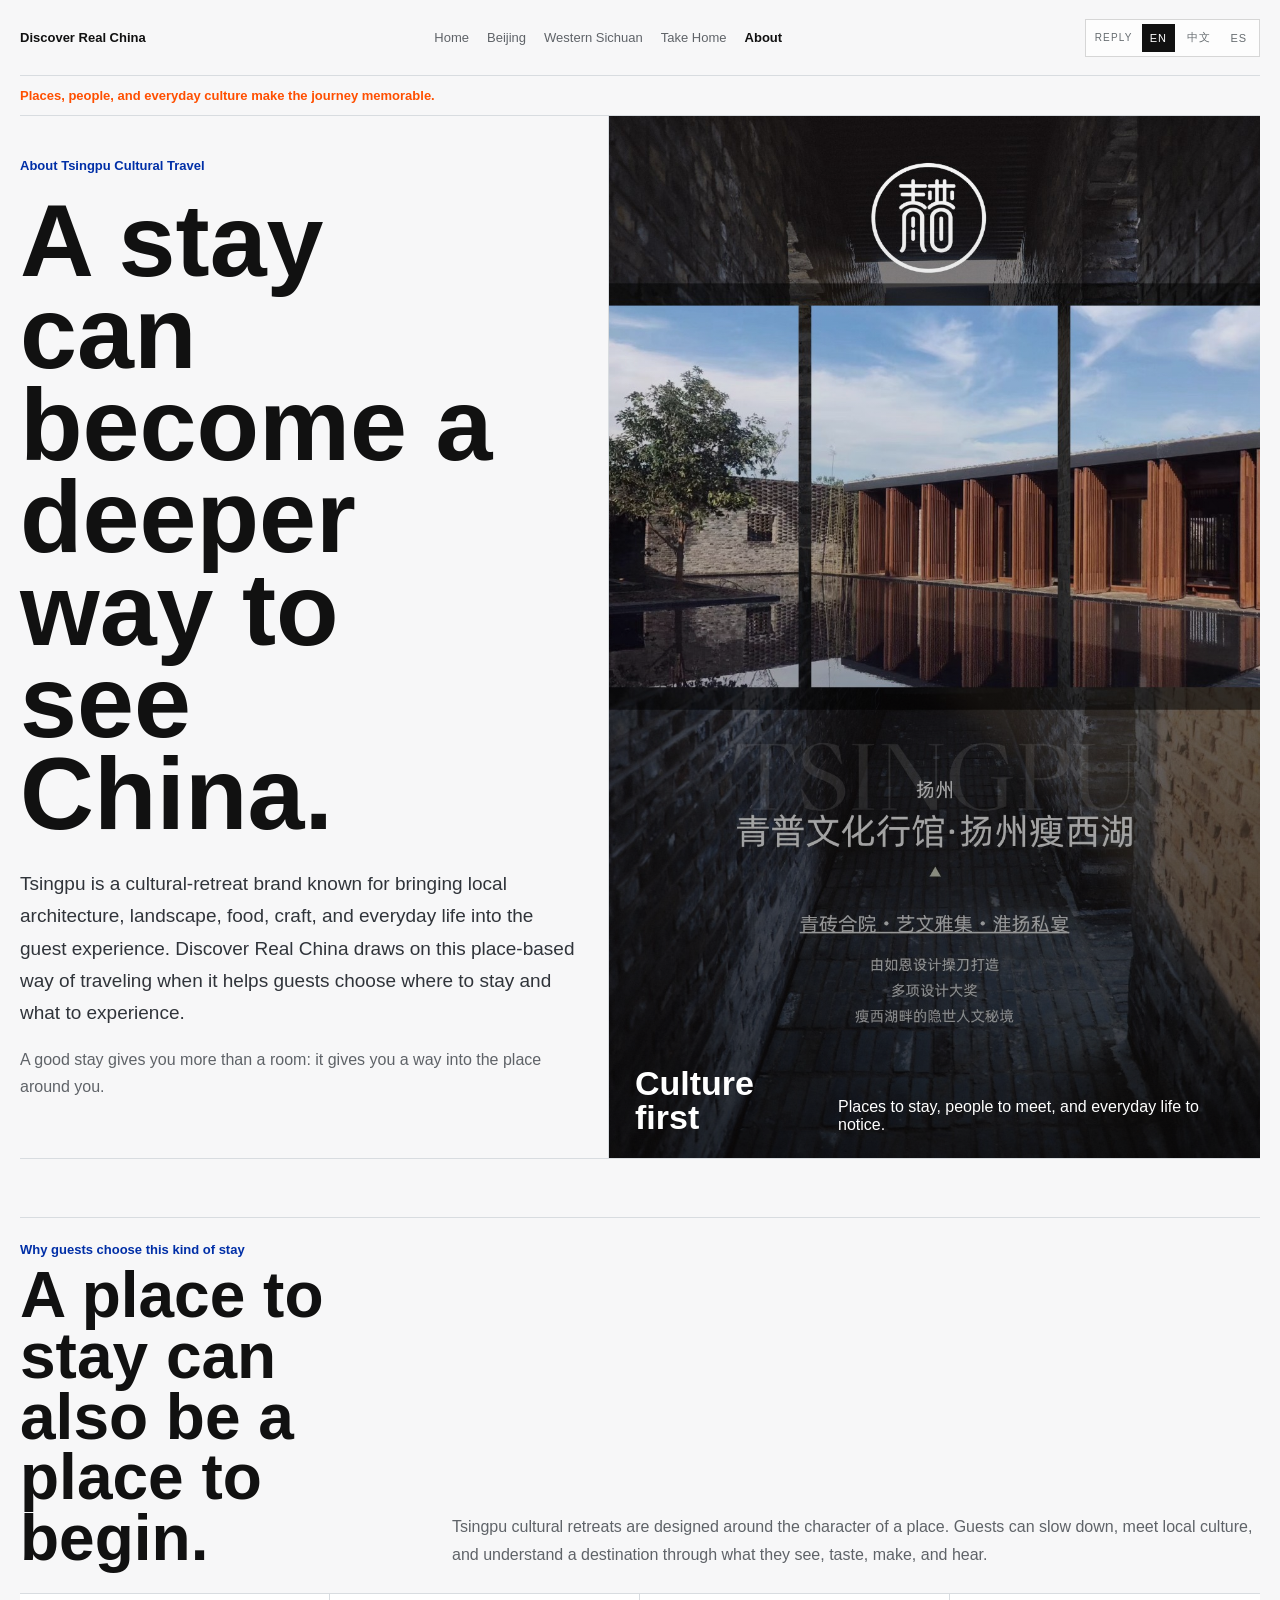
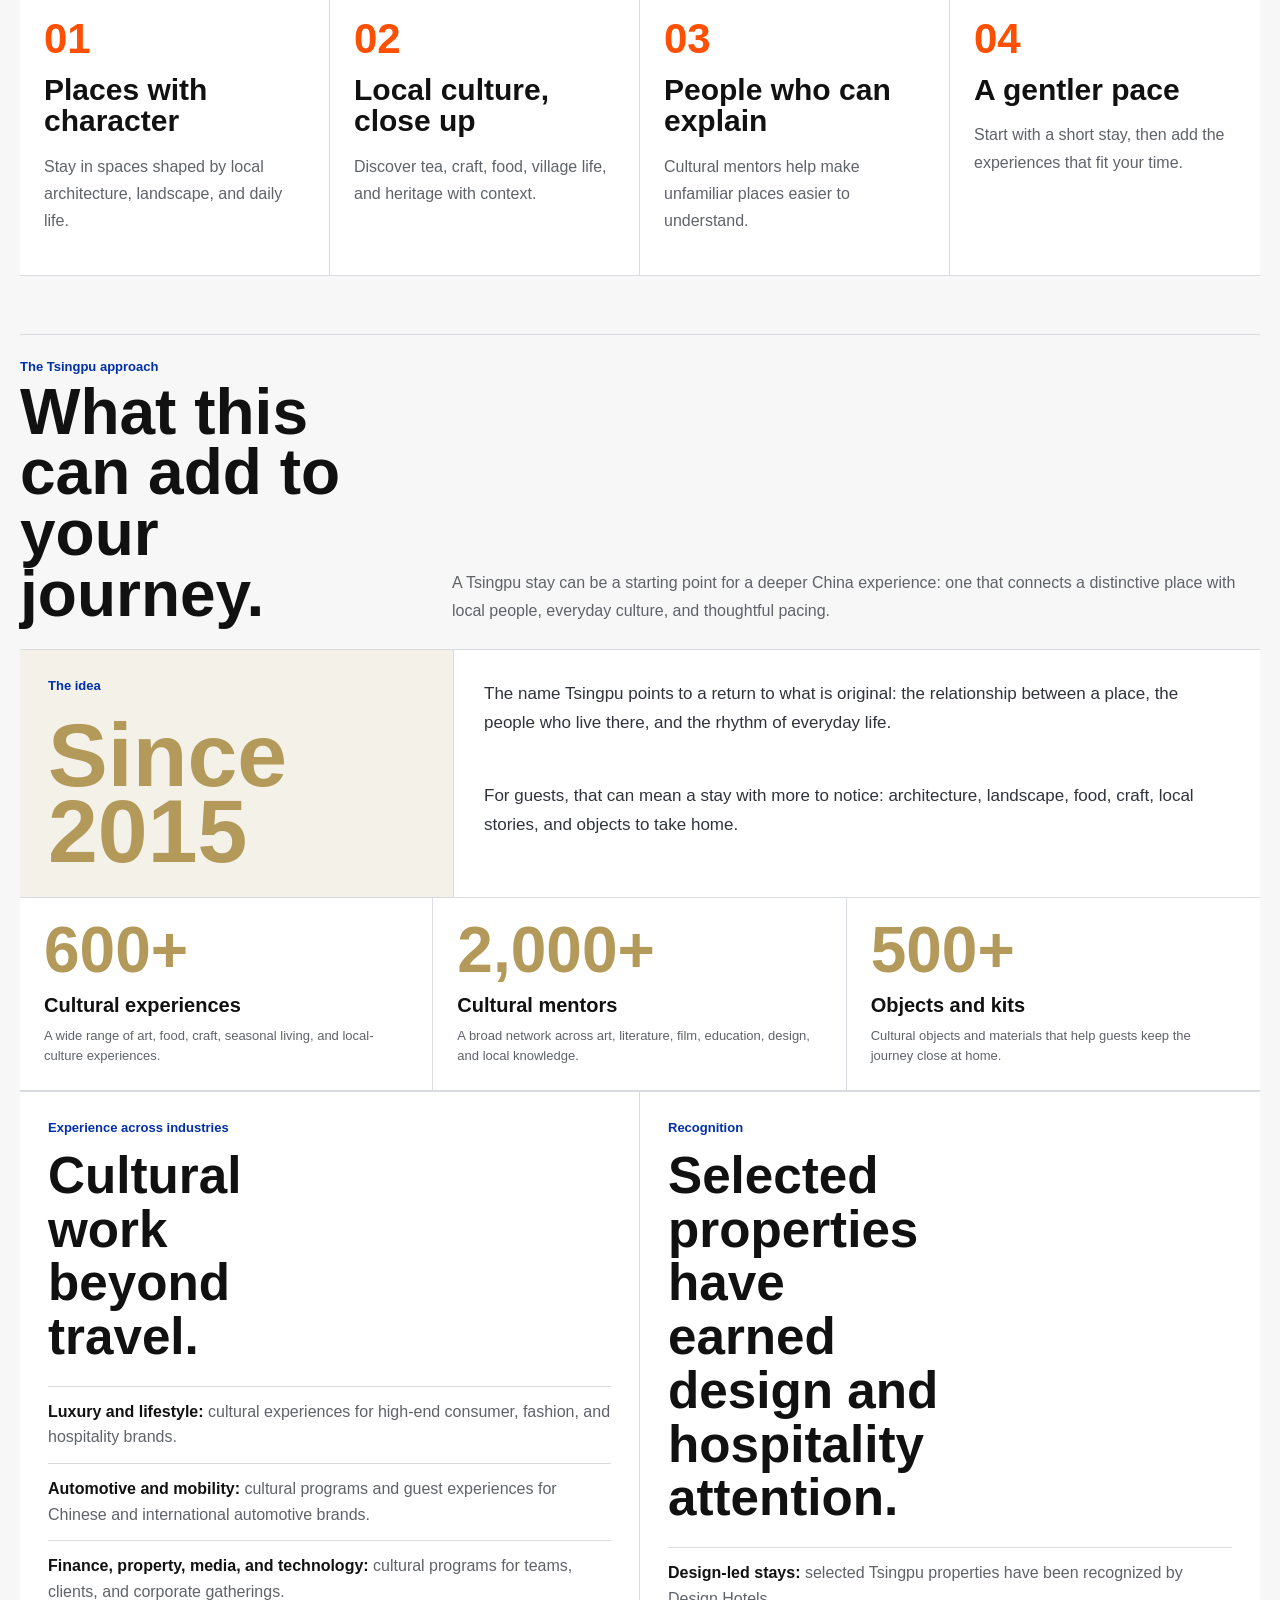
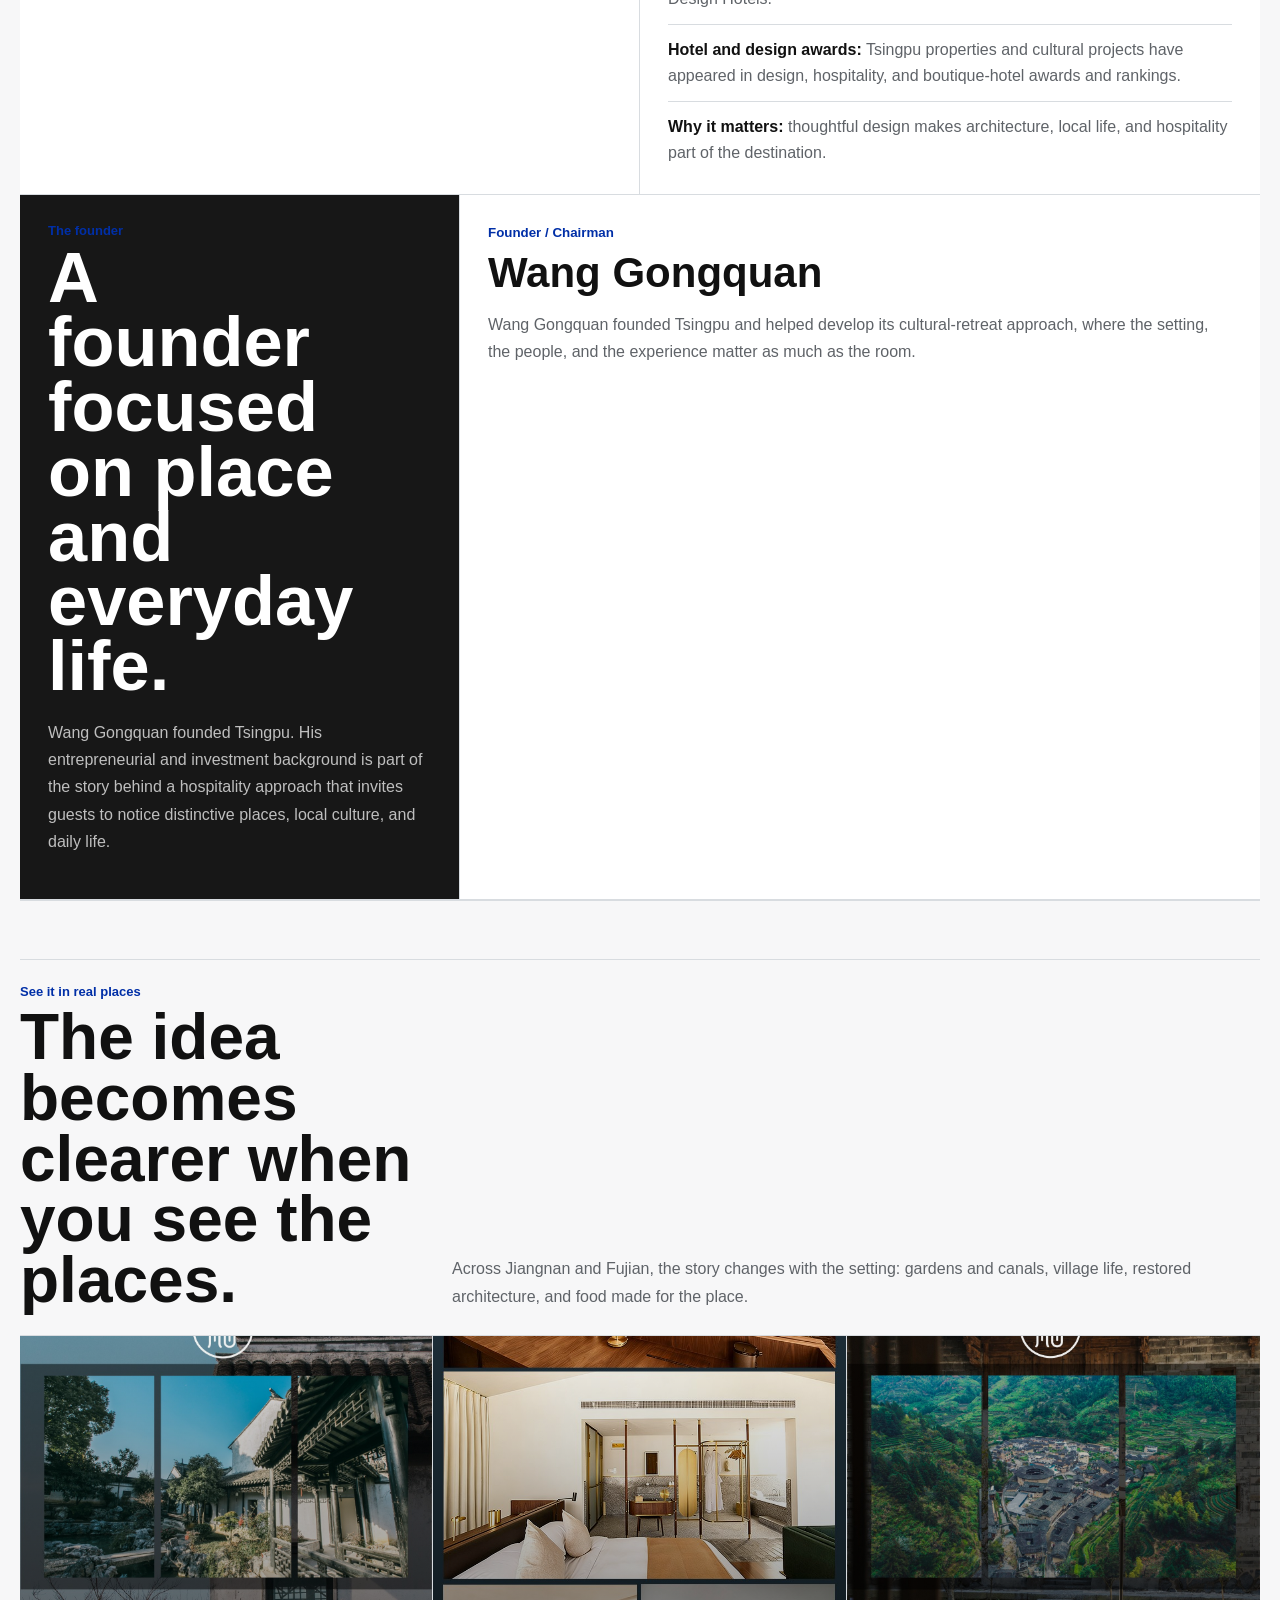
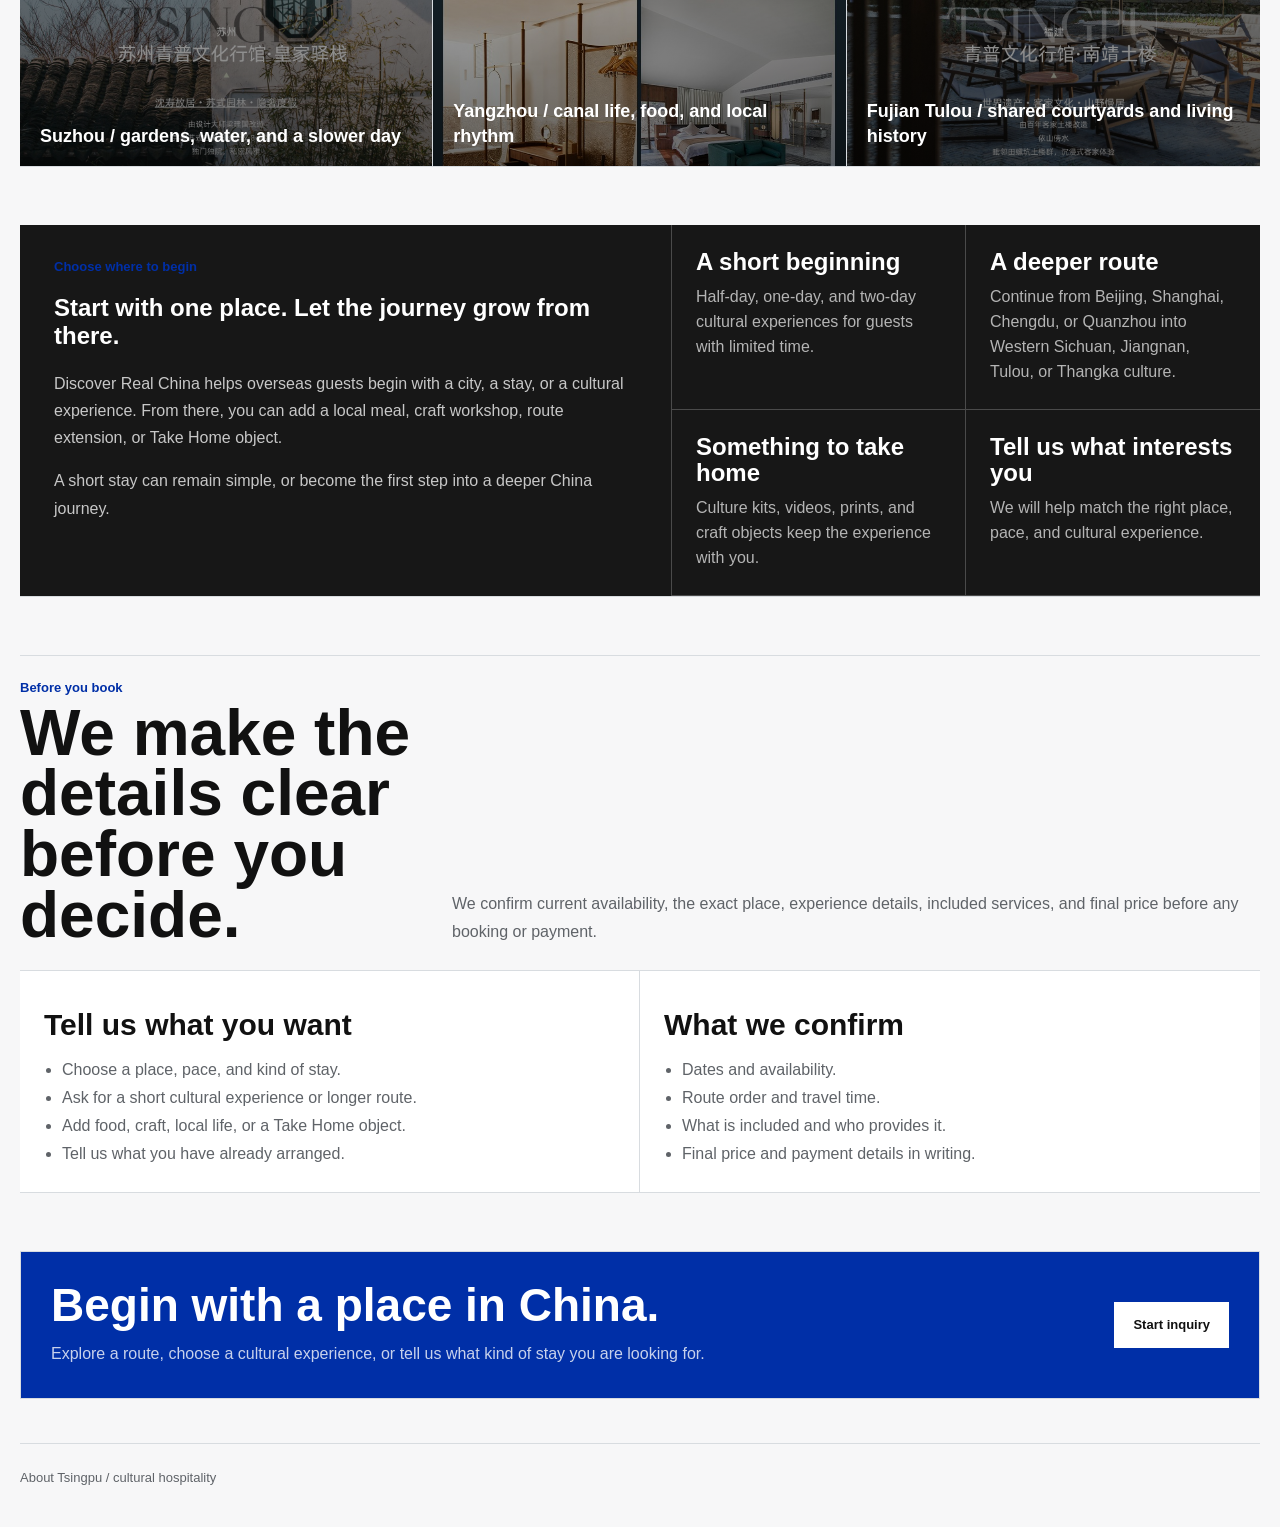
<file: about-qingpu.html>
﻿<!DOCTYPE html>
<html lang="en">
<head>
  <meta charset="UTF-8">
  <meta name="viewport" content="width=device-width, initial-scale=1.0">
  <link rel="canonical" href="https://www.discover-real-china.com/about-qingpu.html">
  <title>About Tsingpu | Discover Real China</title>
  <link rel="icon" href="discover-real-china-assets/favicon.svg" type="image/svg+xml">
  <meta name="description" content="Learn how cultural hospitality, local knowledge, and thoughtful pacing inspire Discover Real China's journeys.">
  <style>
    :root{
      --bg:#F7F7F8;
      --surface:#FFFFFF;
      --ink:#111111;
      --muted:#5F6368;
      --line:#D8DCE0;
      --accent:#002FA7;
      --orange:#FF4F00;
      --dark:#171717;
    }
    *{box-sizing:border-box}
    html{scroll-behavior:smooth}
    body{margin:0;background:var(--bg);color:var(--ink);font-family:"Helvetica Neue",Arial,"Microsoft YaHei",sans-serif;-webkit-font-smoothing:antialiased}
    a{color:inherit;text-decoration:none}
    .shell{width:min(1360px,calc(100% - 40px));margin:0 auto}
    .top{height:76px;display:flex;align-items:center;justify-content:space-between;border-bottom:1px solid var(--line);font-size:13px}
    .brand{font-weight:800}
    .nav{display:flex;gap:18px;color:var(--muted)}
    .nav a[aria-current="page"]{color:var(--ink);font-weight:800}
    .notice{border-bottom:1px solid var(--line);padding:12px 0;color:var(--orange);font-size:13px;font-weight:800}
    .hero{display:grid;grid-template-columns:.95fr 1.05fr;min-height:calc(100vh - 116px);border-bottom:1px solid var(--line)}
    .hero-copy{padding:42px 32px 42px 0;border-right:1px solid var(--line);display:flex;flex-direction:column;justify-content:space-between}
    .eyebrow{color:var(--accent);font-size:13px;font-weight:800}
    h1{font-size:clamp(54px,8vw,128px);line-height:.9;margin:22px 0 0;max-width:8.8ch}
    .lead{font-size:19px;line-height:1.7;color:#30343A;max-width:690px;margin:28px 0 0}
    .hero-img{background:url('discover-real-china-assets/qingpu-tu-wen/selected-clean-crops/yangzhou-qingpu-retreat-full.jpg') center/cover no-repeat;min-height:620px;position:relative}
    .hero-img:after{content:"";position:absolute;inset:0;background:linear-gradient(180deg,rgba(0,0,0,0),rgba(0,0,0,.52))}
    .caption{position:absolute;left:26px;right:26px;bottom:24px;color:#fff;z-index:1;display:flex;justify-content:space-between;gap:18px;align-items:end}
    .caption strong{font-size:34px;line-height:1;font-weight:800}
    .section{padding:58px 0 0}
    .section-head{display:grid;grid-template-columns:.5fr 1fr;gap:28px;border-top:1px solid var(--line);border-bottom:1px solid var(--line);padding:24px 0;align-items:end}
    .section-head h2{font-size:clamp(38px,5vw,78px);line-height:.95;margin:8px 0 0;max-width:11ch}
    .section-head p{margin:0;color:var(--muted);line-height:1.75;max-width:820px}
    .proof-grid{display:grid;grid-template-columns:repeat(4,1fr);border-bottom:1px solid var(--line)}
    .proof{padding:24px;background:var(--surface);border-right:1px solid var(--line);min-height:260px}
    .proof:last-child{border-right:0}
    .num{display:block;color:var(--orange);font-size:42px;line-height:1;font-weight:800}
    h3{font-size:30px;line-height:1.05;margin:14px 0 0}
    p{line-height:1.7}
    .muted{color:var(--muted)}
    .brand-evidence{border-bottom:1px solid var(--line);background:var(--surface)}
    .philosophy{display:grid;grid-template-columns:.7fr 1.3fr;border-bottom:1px solid var(--line)}
    .philosophy-title{padding:28px;border-right:1px solid var(--line);background:#F3F1E8}
    .philosophy-title strong{display:block;color:#B49A5A;font-size:clamp(54px,7vw,112px);line-height:.85;margin-top:24px}
    .philosophy-copy{padding:30px;display:grid;gap:18px}
    .philosophy-copy p{margin:0;color:#30343A;font-size:17px;max-width:900px}
    .metrics{display:grid;grid-template-columns:repeat(3,1fr);border-bottom:1px solid var(--line)}
    .metric{padding:24px;border-right:1px solid var(--line);min-height:190px}
    .metric:nth-child(3n){border-right:0}
    .metric:nth-child(-n+3){border-bottom:1px solid var(--line)}
    .metric b{display:block;color:#B49A5A;font-size:clamp(42px,5vw,78px);line-height:.9}
    .metric strong{display:block;margin-top:14px;font-size:20px;line-height:1.15}
    .metric span{display:block;margin-top:9px;color:var(--muted);font-size:13px;line-height:1.55}
    .evidence-split{display:grid;grid-template-columns:1fr 1fr;border-bottom:1px solid var(--line)}
    .evidence-split article{padding:28px;border-right:1px solid var(--line)}
    .evidence-split article:last-child{border-right:0}
    .evidence-split h3{font-size:clamp(34px,4vw,56px);max-width:10ch}
    .evidence-list{margin:22px 0 0;padding:0;list-style:none;display:grid;gap:13px}
    .evidence-list li{border-top:1px solid var(--line);padding-top:12px;color:var(--muted);line-height:1.6}
    .evidence-list b{color:var(--ink)}
    .founder-row{display:grid;grid-template-columns:.55fr 1fr;border-bottom:1px solid var(--line)}
    .founder-title{padding:28px;border-right:1px solid var(--line);background:var(--dark);color:#fff}
    .founder-title h2{font-size:clamp(42px,5.5vw,86px);line-height:.92;margin:8px 0 0;max-width:8ch}
    .founder-title p{color:rgba(255,255,255,.72);margin-top:20px}
    .founder-cards{display:grid;grid-template-columns:1fr}
    .founder-card{padding:28px;border-right:1px solid var(--line)}
    .founder-card:last-child{border-right:0}
    .founder-card p{max-width:820px}
    .founder-card small{color:var(--accent);font-weight:800}
    .founder-card h3{font-size:42px;margin-top:10px}
    .founder-card p{color:var(--muted)}
    .photo-grid{display:grid;grid-template-columns:1fr 1fr 1fr;border-bottom:1px solid var(--line)}
    .photo{min-height:430px;background:center/cover no-repeat;position:relative;border-right:1px solid var(--line)}
    .photo:last-child{border-right:0}
    .photo:after{content:"";position:absolute;inset:0;background:linear-gradient(180deg,rgba(0,0,0,.04),rgba(0,0,0,.58))}
    .photo span{position:absolute;left:20px;right:20px;bottom:18px;z-index:1;color:#fff;font-size:18px;line-height:1.35;font-weight:800}
    .relationship{display:grid;grid-template-columns:1.05fr .95fr;border-bottom:1px solid var(--line);background:var(--dark);color:#fff}
    .relationship .text{padding:34px}
    .relationship p{color:rgba(255,255,255,.76)}
    .relationship .panel{display:grid;grid-template-columns:1fr 1fr;border-left:1px solid rgba(255,255,255,.22)}
    .relationship article{padding:24px;border-right:1px solid rgba(255,255,255,.22);border-bottom:1px solid rgba(255,255,255,.22)}
    .relationship article:nth-child(2n){border-right:0}
    .relationship strong{display:block;font-size:24px;line-height:1.1}
    .relationship span{display:block;margin-top:10px;color:rgba(255,255,255,.68);line-height:1.55}
    .checklist{display:grid;grid-template-columns:repeat(2,1fr);border-bottom:1px solid var(--line)}
    .checklist article{padding:24px;border-right:1px solid var(--line);background:var(--surface)}
    .checklist article:nth-child(2n){border-right:0}
    .checklist ul{margin:16px 0 0;padding-left:18px;color:var(--muted);line-height:1.75}
    .cta{margin:58px 0 44px;border:1px solid var(--line);background:var(--accent);color:#fff;display:grid;grid-template-columns:1fr auto;gap:24px;align-items:center;padding:30px}
    .cta h2{font-size:46px;line-height:1;margin:0}
    .cta p{margin:12px 0 0;color:rgba(255,255,255,.78);max-width:790px}
    .btn{display:inline-flex;align-items:center;justify-content:center;min-height:46px;border:1px solid #fff;background:#fff;color:var(--ink);padding:0 18px;font-weight:800;font-size:13px}
    footer{border-top:1px solid var(--line);padding:26px 0 42px;color:var(--muted);font-size:13px}
    @media(max-width:980px){
      .nav{display:none}
      .hero,.section-head,.proof-grid,.photo-grid,.philosophy,.metrics,.evidence-split,.founder-row,.founder-cards,.relationship,.relationship .panel,.checklist,.cta{grid-template-columns:1fr}
      .hero-copy,.proof,.photo,.philosophy-title,.evidence-split article,.founder-title,.founder-card,.relationship .panel,.checklist article{border-right:0}
      .hero-copy{border-bottom:1px solid var(--line);padding-right:0}
      .hero-img{min-height:480px}
      .metric{border-right:0}
      .metric:nth-child(n){border-bottom:1px solid var(--line)}
      .metric:last-child{border-bottom:0}
      .cta .btn{width:100%}
    }
  </style>
  <script src="discover-real-china-assets/js/drc-language.js" defer></script>
</head>
<body>
  <div class="shell">
    <header class="top">
      <a class="brand" href="index.html">Discover Real China</a>
      <nav class="nav" aria-label="Primary navigation">
        <a href="index.html">Home</a>
        <a href="beijing.html">Beijing</a>
        <a href="chengdu-western-sichuan.html">Western Sichuan</a>
        <a href="take-home.html">Take Home</a>
        <a href="about-qingpu.html" aria-current="page">About</a>
      </nav>
    </header>

    <div class="notice">Places, people, and everyday culture make the journey memorable.</div>

    <main>
      <section class="hero">
        <div class="hero-copy">
          <div>
            <div class="eyebrow">About Tsingpu Cultural Travel</div>
            <h1>A stay can become a deeper way to see China.</h1>
            <p class="lead">Tsingpu is a cultural-retreat brand known for bringing local architecture, landscape, food, craft, and everyday life into the guest experience. Discover Real China draws on this place-based way of traveling when it helps guests choose where to stay and what to experience.</p>
          </div>
          <p class="muted">A good stay gives you more than a room: it gives you a way into the place around you.</p>
        </div>
        <div class="hero-img">
          <div class="caption"><strong>Culture first</strong><span>Places to stay, people to meet, and everyday life to notice.</span></div>
        </div>
      </section>

      <section class="section">
        <div class="section-head">
          <div><div class="eyebrow">Why guests choose this kind of stay</div><h2>A place to stay can also be a place to begin.</h2></div>
          <p>Tsingpu cultural retreats are designed around the character of a place. Guests can slow down, meet local culture, and understand a destination through what they see, taste, make, and hear.</p>
        </div>
        <div class="proof-grid">
          <article class="proof"><span class="num">01</span><h3>Places with character</h3><p class="muted">Stay in spaces shaped by local architecture, landscape, and daily life.</p></article>
          <article class="proof"><span class="num">02</span><h3>Local culture, close up</h3><p class="muted">Discover tea, craft, food, village life, and heritage with context.</p></article>
          <article class="proof"><span class="num">03</span><h3>People who can explain</h3><p class="muted">Cultural mentors help make unfamiliar places easier to understand.</p></article>
          <article class="proof"><span class="num">04</span><h3>A gentler pace</h3><p class="muted">Start with a short stay, then add the experiences that fit your time.</p></article>
        </div>
      </section>

      <section class="section">
        <div class="section-head">
          <div><div class="eyebrow">The Tsingpu approach</div><h2>What this can add to your journey.</h2></div>
          <p>A Tsingpu stay can be a starting point for a deeper China experience: one that connects a distinctive place with local people, everyday culture, and thoughtful pacing.</p>
        </div>
        <div class="brand-evidence">
          <div class="philosophy">
            <div class="philosophy-title">
              <div class="eyebrow">The idea</div>
              <strong>Since 2015</strong>
            </div>
            <div class="philosophy-copy">
              <p>The name Tsingpu points to a return to what is original: the relationship between a place, the people who live there, and the rhythm of everyday life.</p>
              <p>For guests, that can mean a stay with more to notice: architecture, landscape, food, craft, local stories, and objects to take home.</p>
            </div>
          </div>
          <div class="metrics" aria-label="Cultural hospitality experience">
            <article class="metric"><b>600+</b><strong>Cultural experiences</strong><span>A wide range of art, food, craft, seasonal living, and local-culture experiences.</span></article>
            <article class="metric"><b>2,000+</b><strong>Cultural mentors</strong><span>A broad network across art, literature, film, education, design, and local knowledge.</span></article>
            <article class="metric"><b>500+</b><strong>Objects and kits</strong><span>Cultural objects and materials that help guests keep the journey close at home.</span></article>
          </div>
          <div class="evidence-split">
            <article>
              <div class="eyebrow">Experience across industries</div>
              <h3>Cultural work beyond travel.</h3>
              <ul class="evidence-list">
                <li><b>Luxury and lifestyle:</b> cultural experiences for high-end consumer, fashion, and hospitality brands.</li>
                <li><b>Automotive and mobility:</b> cultural programs and guest experiences for Chinese and international automotive brands.</li>
                <li><b>Finance, property, media, and technology:</b> cultural programs for teams, clients, and corporate gatherings.</li>
              </ul>
            </article>
            <article>
              <div class="eyebrow">Recognition</div>
              <h3>Selected properties have earned design and hospitality attention.</h3>
              <ul class="evidence-list">
                <li><b>Design-led stays:</b> selected Tsingpu properties have been recognized by Design Hotels.</li>
                <li><b>Hotel and design awards:</b> Tsingpu properties and cultural projects have appeared in design, hospitality, and boutique-hotel awards and rankings.</li>
                <li><b>Why it matters:</b> thoughtful design makes architecture, local life, and hospitality part of the destination.</li>
              </ul>
            </article>
          </div>
          <div class="founder-row">
            <div class="founder-title">
              <div class="eyebrow">The founder</div>
              <h2>A founder focused on place and everyday life.</h2>
              <p>Wang Gongquan founded Tsingpu. His entrepreneurial and investment background is part of the story behind a hospitality approach that invites guests to notice distinctive places, local culture, and daily life.</p>
            </div>
            <div class="founder-cards">
              <article class="founder-card">
                <small>Founder / Chairman</small>
                <h3>Wang Gongquan</h3>
                <p>Wang Gongquan founded Tsingpu and helped develop its cultural-retreat approach, where the setting, the people, and the experience matter as much as the room.</p>
              </article>
            </div>
          </div>
        </div>
      </section>

      <section class="section">
        <div class="section-head">
          <div><div class="eyebrow">See it in real places</div><h2>The idea becomes clearer when you see the places.</h2></div>
          <p>Across Jiangnan and Fujian, the story changes with the setting: gardens and canals, village life, restored architecture, and food made for the place.</p>
        </div>
        <div class="photo-grid">
          <div class="photo" style="background-image:url('discover-real-china-assets/qingpu-tu-wen/selected-clean-crops/suzhou-qingpu-retreat-full.jpg')"><span>Suzhou / gardens, water, and a slower day</span></div>
          <div class="photo" style="background-image:url('discover-real-china-assets/qingpu-tu-wen/selected-clean-crops/yangzhou-long-selected-06.jpg')"><span>Yangzhou / canal life, food, and local rhythm</span></div>
          <div class="photo" style="background-image:url('discover-real-china-assets/qingpu-tu-wen/selected-clean-crops/nanjing-tulou-card-full.jpg')"><span>Fujian Tulou / shared courtyards and living history</span></div>
        </div>
      </section>

      <section class="section">
        <div class="relationship">
          <div class="text">
            <div class="eyebrow">Choose where to begin</div>
            <h2>Start with one place. Let the journey grow from there.</h2>
            <p>Discover Real China helps overseas guests begin with a city, a stay, or a cultural experience. From there, you can add a local meal, craft workshop, route extension, or Take Home object.</p>
            <p>A short stay can remain simple, or become the first step into a deeper China journey.</p>
          </div>
          <div class="panel">
            <article><strong>A short beginning</strong><span>Half-day, one-day, and two-day cultural experiences for guests with limited time.</span></article>
            <article><strong>A deeper route</strong><span>Continue from Beijing, Shanghai, Chengdu, or Quanzhou into Western Sichuan, Jiangnan, Tulou, or Thangka culture.</span></article>
            <article><strong>Something to take home</strong><span>Culture kits, videos, prints, and craft objects keep the experience with you.</span></article>
            <article><strong>Tell us what interests you</strong><span>We will help match the right place, pace, and cultural experience.</span></article>
          </div>
        </div>
      </section>

      <section class="section">
        <div class="section-head">
          <div><div class="eyebrow">Before you book</div><h2>We make the details clear before you decide.</h2></div>
          <p>We confirm current availability, the exact place, experience details, included services, and final price before any booking or payment.</p>
        </div>
        <div class="checklist">
          <article>
            <h3>Tell us what you want</h3>
            <ul>
              <li>Choose a place, pace, and kind of stay.</li>
              <li>Ask for a short cultural experience or longer route.</li>
              <li>Add food, craft, local life, or a Take Home object.</li>
              <li>Tell us what you have already arranged.</li>
            </ul>
          </article>
          <article>
            <h3>What we confirm</h3>
            <ul>
              <li>Dates and availability.</li>
              <li>Route order and travel time.</li>
              <li>What is included and who provides it.</li>
              <li>Final price and payment details in writing.</li>
            </ul>
          </article>
        </div>
      </section>

      <section class="cta">
        <div>
          <h2>Begin with a place in China.</h2>
          <p>Explore a route, choose a cultural experience, or tell us what kind of stay you are looking for.</p>
        </div>
        <a class="btn" href="index.html#inquiry">Start inquiry</a>
      </section>
    </main>

    <footer>About Tsingpu / cultural hospitality</footer>
  </div>
</body>
</html>
</file>
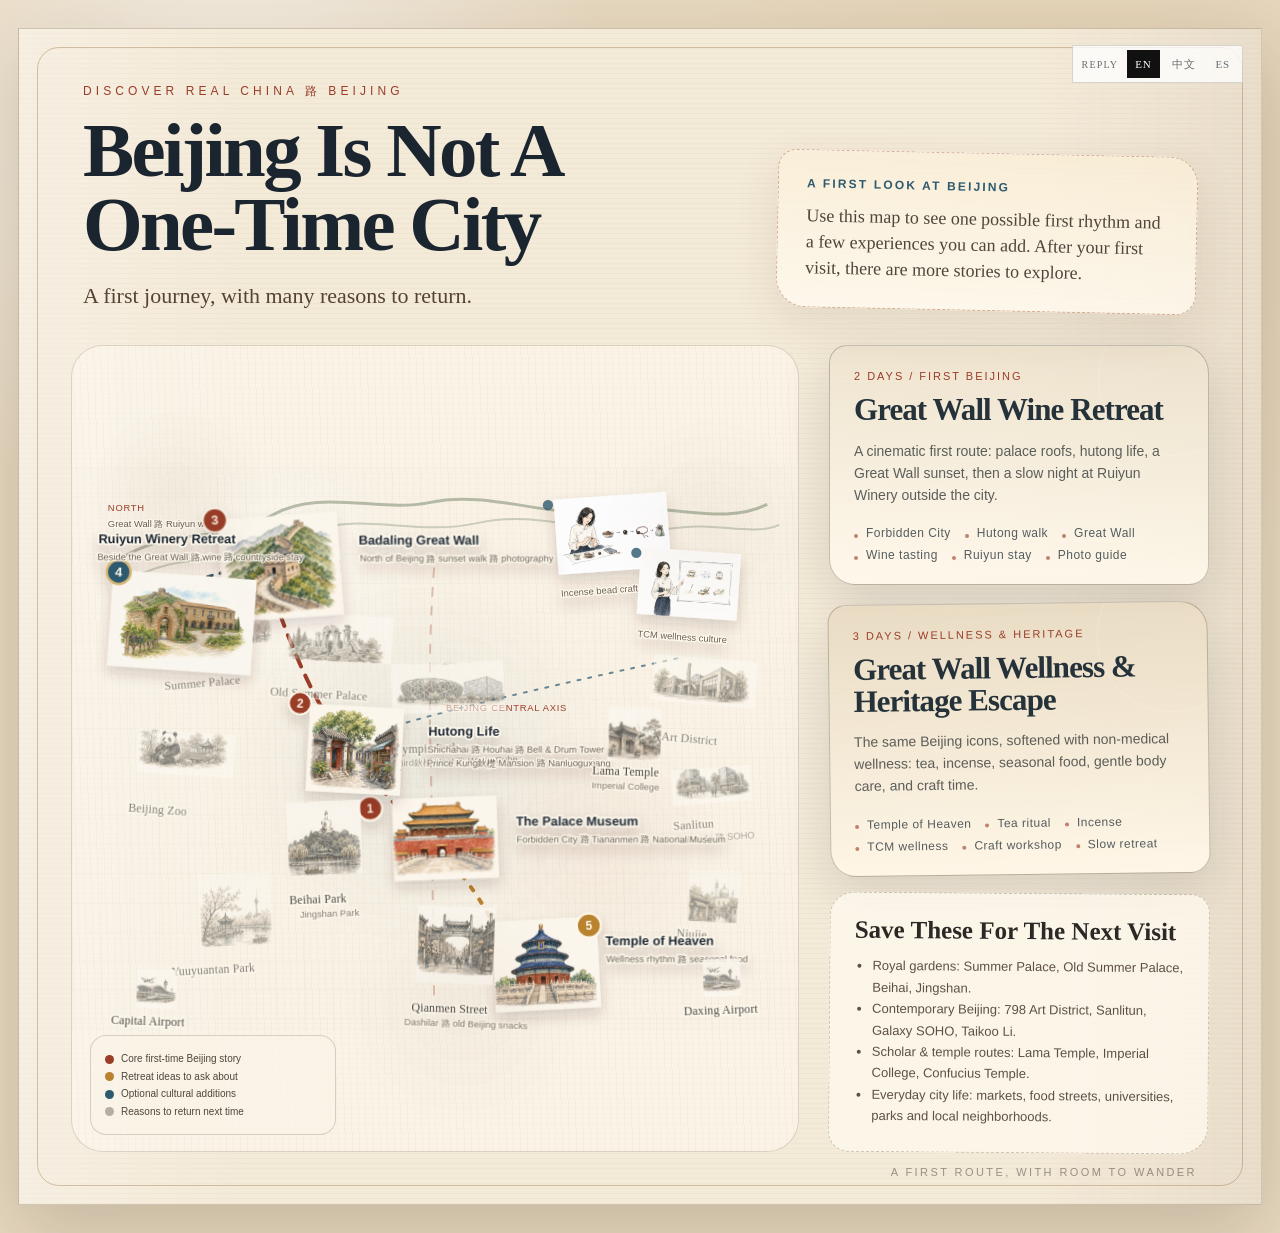
<file: beijing-seeding-map.html>
﻿<!doctype html>
<html lang="en">
<head>
  <meta charset="utf-8" />
  <meta name="viewport" content="width=device-width, initial-scale=1" />
  <title>Beijing Is Not A One-Time City | Discover Real China</title>
  <style>
    :root {
      --paper: #f4ead8;
      --ink: #1b2530;
      --muted: #7c6f61;
      --gold: #b9822f;
      --red: #9a3d28;
      --blue: #2d5a6f;
      --green: #65785a;
      --line: rgba(45, 37, 28, .22);
      --shadow: 0 24px 70px rgba(41, 28, 14, .18);
    }

    * { box-sizing: border-box; }

    body {
      margin: 0;
      background:
        radial-gradient(circle at 18% 12%, rgba(255,255,255,.65), transparent 26%),
        radial-gradient(circle at 82% 18%, rgba(185,130,47,.10), transparent 28%),
        #e7d8bf;
      color: var(--ink);
      font-family: "Georgia", "Times New Roman", serif;
    }

    .page {
      width: min(1320px, calc(100vw - 36px));
      margin: 28px auto;
      min-height: 880px;
      background:
        linear-gradient(90deg, rgba(255,255,255,.24), transparent 18%, transparent 82%, rgba(105,77,45,.08)),
        repeating-linear-gradient(0deg, rgba(70,46,22,.025) 0 1px, transparent 1px 5px),
        var(--paper);
      border: 1px solid rgba(83, 58, 31, .22);
      box-shadow: var(--shadow);
      position: relative;
      overflow: hidden;
    }

    .page::before {
      content: "";
      position: absolute;
      inset: 18px;
      border: 1px solid rgba(142, 97, 45, .35);
      border-radius: 22px;
      pointer-events: none;
    }

    .header {
      position: relative;
      z-index: 2;
      padding: 54px 64px 26px;
      display: grid;
      grid-template-columns: 1.05fr .95fr;
      gap: 44px;
      align-items: end;
    }

    .kicker {
      font-family: Arial, sans-serif;
      letter-spacing: .34em;
      text-transform: uppercase;
      color: var(--red);
      font-size: 12px;
      margin-bottom: 14px;
    }

    h1 {
      margin: 0;
      font-size: clamp(48px, 6vw, 92px);
      line-height: .96;
      letter-spacing: -.035em;
      font-family: "Segoe Print", "Bradley Hand ITC", Georgia, serif;
      font-weight: 700;
      max-width: 780px;
    }

    .subtitle {
      margin-top: 20px;
      font-size: 22px;
      line-height: 1.35;
      color: #554331;
      max-width: 620px;
      font-family: "Segoe Print", Georgia, serif;
    }

    .intro-card {
      justify-self: end;
      width: min(420px, 100%);
      padding: 26px 28px;
      border: 1.5px dashed rgba(154, 61, 40, .38);
      border-radius: 18px 28px 20px 30px;
      background:
        linear-gradient(2deg, rgba(255, 250, 239, .84), rgba(250, 238, 214, .78));
      box-shadow: 0 16px 45px rgba(81, 55, 29, .10);
      transform: rotate(1.2deg);
    }

    .intro-card strong {
      display: block;
      font-family: Arial, sans-serif;
      text-transform: uppercase;
      letter-spacing: .18em;
      color: var(--blue);
      font-size: 12px;
      margin-bottom: 12px;
    }

    .intro-card p {
      margin: 0;
      font-size: 18px;
      line-height: 1.45;
      color: #4f453b;
    }

    .main {
      position: relative;
      z-index: 1;
      display: grid;
      grid-template-columns: 1fr 380px;
      gap: 30px;
      padding: 8px 52px 52px;
    }

    .map-wrap {
      min-height: 660px;
      border-radius: 32px;
      background:
        radial-gradient(circle at 30% 28%, rgba(255, 255, 255, .44), transparent 16%),
        radial-gradient(circle at 72% 62%, rgba(154, 61, 40, .055), transparent 18%),
        radial-gradient(circle at 48% 52%, rgba(75,115,130,.08), transparent 34%),
        repeating-linear-gradient(88deg, rgba(72, 47, 24, .025) 0 1px, transparent 1px 7px),
        rgba(255, 252, 243, .50);
      border: 1px solid rgba(84, 63, 39, .18);
      position: relative;
      overflow: hidden;
    }

    .map-wrap::before {
      content: "";
      position: absolute;
      inset: 0;
      pointer-events: none;
      background:
        radial-gradient(circle at 14% 18%, rgba(80, 51, 26, .045), transparent 10%),
        radial-gradient(circle at 88% 22%, rgba(80, 51, 26, .035), transparent 12%),
        radial-gradient(circle at 54% 82%, rgba(80, 51, 26, .04), transparent 16%);
      mix-blend-mode: multiply;
    }

    .legend {
      position: absolute;
      left: 18px;
      bottom: 16px;
      width: 246px;
      padding: 12px 14px;
      background: rgba(250, 244, 232, .72);
      border: 1px solid rgba(78, 56, 35, .2);
      border-radius: 16px;
      font-family: Arial, sans-serif;
      font-size: 10px;
      line-height: 1.35;
      color: #4f463c;
    }

    .legend-row {
      display: flex;
      align-items: center;
      gap: 7px;
      margin: 4px 0;
    }

    .dot {
      width: 9px;
      height: 9px;
      border-radius: 50%;
      display: inline-block;
    }

    .dot.red { background: var(--red); }
    .dot.gold { background: var(--gold); }
    .dot.blue { background: var(--blue); }
    .dot.gray { background: rgba(50,44,38,.35); }

    svg {
      width: 100%;
      height: 100%;
      display: block;
      min-height: 660px;
    }

    .map-label {
      font-family: "Segoe Print", "Bradley Hand ITC", "Comic Sans MS", cursive;
      font-size: 14px;
      fill: #2f2b27;
      letter-spacing: .01em;
      paint-order: stroke;
      stroke: rgba(255, 250, 239, .88);
      stroke-width: 4px;
      stroke-linejoin: round;
    }

    .small-label {
      font-family: "Segoe Print", "Comic Sans MS", Arial, sans-serif;
      font-size: 11px;
      fill: #6b6055;
      paint-order: stroke;
      stroke: rgba(255, 250, 239, .82);
      stroke-width: 3px;
      stroke-linejoin: round;
    }

    .pin-title {
      font-family: "Segoe Print", "Bradley Hand ITC", "Comic Sans MS", Arial, sans-serif;
      font-weight: 700;
      font-size: 15px;
      fill: var(--ink);
      paint-order: stroke;
      stroke: rgba(255, 250, 239, .88);
      stroke-width: 4px;
      stroke-linejoin: round;
    }

    .route-note {
      font-family: "Segoe Print", "Comic Sans MS", Arial, sans-serif;
      font-size: 11px;
      letter-spacing: .08em;
      text-transform: uppercase;
      fill: var(--red);
    }

    .sketch-shape {
      filter: url(#roughen);
      vector-effect: non-scaling-stroke;
    }

    .sketch-card {
      filter: url(#roughen);
      stroke-dasharray: 2 4;
      vector-effect: non-scaling-stroke;
      display: none;
    }

    .icon-frame {
      display: none;
    }

    .side {
      display: grid;
      gap: 18px;
      align-content: start;
    }

    .product {
      padding: 24px 24px 22px;
      border-radius: 18px 28px 20px 26px;
      background:
        linear-gradient(3deg, rgba(255, 249, 236, .95), rgba(236, 225, 204, .92));
      border: 1.5px solid rgba(45, 37, 30, .26);
      color: #25323a;
      box-shadow: 0 18px 50px rgba(18, 27, 32, .12);
      position: relative;
      overflow: hidden;
    }

    .product:nth-child(2) {
      background:
        linear-gradient(-2deg, rgba(255, 247, 232, .95), rgba(232, 218, 193, .90));
      transform: rotate(-.7deg);
    }

    .product::after {
      content: "";
      position: absolute;
      right: -42px;
      top: -42px;
      width: 150px;
      height: 150px;
      border: 1px solid rgba(255,255,255,.16);
      border-radius: 50%;
    }

    .product .tag {
      font-family: "Segoe Print", "Comic Sans MS", Arial, sans-serif;
      letter-spacing: .18em;
      text-transform: uppercase;
      font-size: 11px;
      color: var(--red);
      margin-bottom: 12px;
    }

    .product h2 {
      margin: 0;
      font-size: 31px;
      line-height: 1.02;
      font-family: "Segoe Print", "Bradley Hand ITC", Georgia, serif;
      font-weight: 700;
      letter-spacing: -.03em;
    }

    .product p {
      font-family: Arial, sans-serif;
      font-size: 14px;
      line-height: 1.58;
      color: rgba(42, 48, 48, .76);
      margin: 14px 0 18px;
    }

    .modules {
      display: flex;
      flex-wrap: wrap;
      gap: 8px 14px;
      padding-top: 2px;
    }

    .modules span {
      font-family: Arial, sans-serif;
      font-size: 12px;
      letter-spacing: .04em;
      color: rgba(37, 50, 58, .78);
      position: relative;
      padding-left: 12px;
    }

    .modules span::before {
      content: "";
      position: absolute;
      left: 0;
      top: .62em;
      width: 4px;
      height: 4px;
      border-radius: 50%;
      background: rgba(154, 61, 40, .62);
    }

    .save-card {
      padding: 24px;
      border-radius: 24px 18px 28px 20px;
      background: rgba(255, 250, 239, .75);
      border: 1.5px dashed rgba(75, 57, 36, .26);
      transform: rotate(.45deg);
    }

    .save-card h3 {
      margin: 0 0 12px;
      font-size: 25px;
      line-height: 1.05;
      color: #2b2825;
      font-family: "Segoe Print", "Bradley Hand ITC", Georgia, serif;
      font-weight: 700;
    }

    .save-card ul {
      margin: 0;
      padding-left: 18px;
      font-family: Arial, sans-serif;
      font-size: 13px;
      line-height: 1.65;
      color: #5d5146;
    }

    .footer-note {
      position: absolute;
      right: 64px;
      bottom: 26px;
      font-family: Arial, sans-serif;
      font-size: 11px;
      letter-spacing: .22em;
      text-transform: uppercase;
      color: rgba(49, 42, 34, .46);
    }

    @media (max-width: 980px) {
      .header, .main { grid-template-columns: 1fr; padding-left: 28px; padding-right: 28px; }
      .intro-card { justify-self: start; }
      .main { padding-bottom: 36px; }
      .side { grid-template-columns: 1fr; }
    }
  </style>
  <script src="discover-real-china-assets/js/drc-language.js" defer></script>
</head>
<body>
  <section class="page" aria-label="Beijing route map for Discover Real China">
    <header class="header">
      <div>
        <div class="kicker">Discover Real China 路 Beijing</div>
        <h1>Beijing Is Not A One-Time City</h1>
        <div class="subtitle">A first journey, with many reasons to return.</div>
      </div>
      <aside class="intro-card">
        <strong>A first look at Beijing</strong>
        <p>Use this map to see one possible first rhythm and a few experiences you can add. After your first visit, there are more stories to explore.</p>
      </aside>
    </header>

    <main class="main">
      <section class="map-wrap">
        <svg viewBox="0 0 850 660" role="img" aria-label="Beijing route map with north at the top">
          <defs>
            <filter id="softShadow" x="-20%" y="-20%" width="140%" height="140%">
              <feDropShadow dx="0" dy="8" stdDeviation="8" flood-color="#4b321d" flood-opacity=".18"/>
            </filter>
            <filter id="roughen" x="-5%" y="-5%" width="110%" height="110%">
              <feTurbulence type="fractalNoise" baseFrequency="0.018" numOctaves="2" seed="7" result="noise"/>
              <feDisplacementMap in="SourceGraphic" in2="noise" scale="1.35"/>
            </filter>
            <filter id="paperGrain" x="0" y="0" width="100%" height="100%">
              <feTurbulence type="fractalNoise" baseFrequency="0.72" numOctaves="3" seed="12" result="grain"/>
              <feColorMatrix in="grain" type="saturate" values="0"/>
              <feComponentTransfer>
                <feFuncA type="table" tableValues="0 .13"/>
              </feComponentTransfer>
            </filter>
            <pattern id="grid" width="34" height="34" patternUnits="userSpaceOnUse">
              <path d="M34 0H0V34" fill="none" stroke="rgba(63,49,34,.08)" stroke-width="1"/>
            </pattern>
          </defs>

          <rect x="0" y="0" width="850" height="660" fill="url(#grid)" opacity=".55"/>
          <rect x="0" y="0" width="850" height="660" filter="url(#paperGrain)" opacity=".25"/>

          <!-- North mountain belt: Badaling and Ruiyun should visually sit at the top. -->
          <path class="sketch-shape" d="M44 116 C110 66, 176 92, 232 58 C288 24, 360 54, 418 42 C492 26, 564 64, 642 52 C704 42, 760 70, 814 44" fill="none" stroke="#65785a" stroke-width="3" opacity=".45"/>
          <path class="sketch-shape" d="M58 137 C132 92, 190 122, 264 82 C330 48, 398 83, 474 66 C552 48, 614 86, 704 72 C754 64, 796 82, 828 68" fill="none" stroke="#65785a" stroke-width="2" opacity=".30"/>

          <!-- Beijing central axis: this gives the map an intuitive north-south structure. -->
          <path class="sketch-shape" d="M424 118 C418 198, 418 268, 420 338 C422 424, 422 520, 424 622" fill="none" stroke="#9a3d28" stroke-width="2" stroke-dasharray="10 9" opacity=".28"/>
          <text x="438" y="286" class="route-note">BEIJING CENTRAL AXIS</text>

          <!-- The route lines sit on top of the directional map. -->
          <path class="sketch-shape" d="M420 440 C386 404, 352 368, 318 322 C280 270, 252 202, 224 116" fill="none" stroke="#9a3d28" stroke-width="4" stroke-linecap="round" stroke-dasharray="12 10"/>
          <path class="sketch-shape" d="M224 116 C184 120, 148 130, 112 146" fill="none" stroke="#2d5a6f" stroke-width="3" stroke-linecap="round" stroke-dasharray="5 8"/>
          <path class="sketch-shape" d="M224 116 C184 120, 148 130, 112 146" fill="none" stroke="#b9822f" stroke-width="2" stroke-linecap="round" stroke-dasharray="1 13" opacity=".85"/>
          <path class="sketch-shape" d="M420 440 C470 486, 500 535, 514 596" fill="none" stroke="#b9822f" stroke-width="4" stroke-linecap="round" stroke-dasharray="4 11"/>
          <path class="sketch-shape" d="M318 322 C420 288, 536 262, 710 224" fill="none" stroke="#2d5a6f" stroke-width="2" stroke-linecap="round" stroke-dasharray="3 8" opacity=".7"/>

          <text x="42" y="52" class="route-note">NORTH</text>
          <text x="42" y="71" class="small-label">Great Wall 路 Ruiyun winery 路 mountain retreat</text>

          <g opacity=".58">
            <g transform="translate(96 140) rotate(-5)">
              <path class="sketch-card" d="M2 8 C28 -2, 112 -2, 142 10 L134 98 C100 110, 30 106, 8 94 Z" fill="rgba(255,249,236,.78)" stroke="rgba(45,37,30,.24)"/>
              <image href="discover-real-china-assets/beijing-seeding-map/watercolor-icons/summer-palace-gray.png" x="10" y="10" width="122" height="78" preserveAspectRatio="xMidYMid meet"/>
              <text x="2" y="122" class="map-label">Summer Palace</text>
            </g>

            <g transform="translate(246 148) rotate(3)">
              <path class="sketch-card" d="M2 8 C28 -2, 112 -2, 142 10 L134 96 C98 108, 30 106, 8 92 Z" fill="rgba(255,249,236,.78)" stroke="rgba(45,37,30,.24)"/>
              <image href="discover-real-china-assets/beijing-seeding-map/watercolor-icons/old-summer-palace-gray.png" x="10" y="10" width="122" height="78" preserveAspectRatio="xMidYMid meet"/>
              <text x="-8" y="120" class="map-label">Old Summer Palace</text>
            </g>

            <g transform="translate(360 206) rotate(-2)">
              <path class="sketch-card" d="M2 8 C32 -4, 126 -2, 156 12 L148 106 C110 120, 36 116, 8 100 Z" fill="rgba(255,249,236,.78)" stroke="rgba(45,37,30,.24)"/>
              <image href="discover-real-china-assets/beijing-seeding-map/watercolor-icons/olympic-park-gray.png" x="12" y="12" width="132" height="86" preserveAspectRatio="xMidYMid meet"/>
              <text x="8" y="130" class="map-label">Olympic Park</text>
              <text x="16" y="146" class="small-label">Bird鈥檚 Nest 路 Water Cube</text>
            </g>

            <g transform="translate(674 196) rotate(5)">
              <path class="sketch-card" d="M2 8 C28 -2, 112 -2, 142 10 L134 98 C100 110, 30 106, 8 94 Z" fill="rgba(255,249,236,.78)" stroke="rgba(45,37,30,.24)"/>
              <image href="discover-real-china-assets/beijing-seeding-map/watercolor-icons/art-798-gray.png" x="10" y="10" width="122" height="78" preserveAspectRatio="xMidYMid meet"/>
              <text x="2" y="122" class="map-label">798 Art District</text>
            </g>

            <g transform="translate(690 338) rotate(-4)">
              <path class="sketch-card" d="M2 8 C30 -4, 116 -2, 146 10 L138 100 C104 112, 34 108, 8 94 Z" fill="rgba(255,249,236,.78)" stroke="rgba(45,37,30,.24)"/>
              <image href="discover-real-china-assets/beijing-seeding-map/watercolor-icons/sanlitun-gray.png" x="10" y="8" width="92" height="62" preserveAspectRatio="xMidYMid meet"/>
              <text x="8" y="88" class="map-label">Sanlitun</text>
              <text x="10" y="104" class="small-label">Taikoo Li 路 SOHO</text>
            </g>

            <g transform="translate(70 282) rotate(4)">
              <path class="sketch-card" d="M2 8 C28 -2, 104 -2, 134 10 L126 98 C94 110, 30 106, 8 94 Z" fill="rgba(255,249,236,.78)" stroke="rgba(45,37,30,.24)"/>
              <image href="discover-real-china-assets/beijing-seeding-map/watercolor-icons/beijing-zoo-gray.png" x="10" y="8" width="114" height="82" preserveAspectRatio="xMidYMid meet"/>
              <text x="4" y="122" class="map-label">Beijing Zoo</text>
            </g>

            <g transform="translate(112 470) rotate(-3)">
              <path class="sketch-card" d="M2 8 C30 -4, 118 -2, 150 12 L142 102 C106 116, 34 112, 8 98 Z" fill="rgba(255,249,236,.78)" stroke="rgba(45,37,30,.24)"/>
              <image href="discover-real-china-assets/beijing-seeding-map/watercolor-icons/yuuyuantan-park-gray.png" x="12" y="10" width="128" height="84" preserveAspectRatio="xMidYMid meet"/>
              <text x="-2" y="126" class="map-label">Yuuyuantan Park</text>
            </g>

            <g transform="translate(700 462) rotate(3)">
              <path class="sketch-card" d="M2 8 C30 -4, 118 -2, 150 12 L142 104 C106 118, 34 114, 8 100 Z" fill="rgba(255,249,236,.78)" stroke="rgba(45,37,30,.24)"/>
              <image href="discover-real-china-assets/beijing-seeding-map/watercolor-icons/niujie-gray.png" x="10" y="8" width="88" height="60" preserveAspectRatio="xMidYMid meet"/>
              <text x="12" y="88" class="map-label">Niujie</text>
            </g>
          </g>

          <g class="jingling-experiences" filter="url(#softShadow)">
            <g transform="translate(542 28) rotate(-4)" opacity=".98">
              <path class="sketch-card" d="M2 10 C32 -4, 140 -2, 174 14 L166 112 C126 128, 38 124, 10 106 Z" fill="rgba(255,252,244,.94)" stroke="rgba(45,90,111,.46)" stroke-width="1.5"/>
              <image href="discover-real-china-assets/beijing-seeding-map/jingling/jingling-incense-light-v1.png" x="10" y="12" width="154" height="88" preserveAspectRatio="xMidYMid meet"/>
              <circle cx="14" cy="18" r="6" fill="#2d5a6f" opacity=".82"/>
              <text x="22" y="126" class="small-label">Incense bead craft</text>
            </g>

            <g transform="translate(648 82) rotate(4)" opacity=".98">
              <path class="sketch-card" d="M2 10 C30 -4, 126 -2, 156 12 L148 102 C112 116, 34 112, 10 96 Z" fill="rgba(255,252,244,.94)" stroke="rgba(45,90,111,.46)" stroke-width="1.5"/>
              <image href="discover-real-china-assets/beijing-seeding-map/jingling/jingling-acupuncture-cupping-light-v2.png" x="9" y="11" width="138" height="78" preserveAspectRatio="xMidYMid meet"/>
              <circle cx="14" cy="18" r="6" fill="#2d5a6f" opacity=".82"/>
              <text x="22" y="116" class="small-label">TCM wellness culture</text>
            </g>
          </g>

          <g filter="url(#softShadow)" transform="translate(350 372) rotate(-2)">
            <path class="sketch-shape icon-frame" d="M4 12 C42 0, 126 2, 162 16 L156 124 C118 142, 42 136, 12 118 Z" fill="#fff8eb" stroke="#9a3d28" stroke-width="2.1" opacity=".88"/>
            <image href="discover-real-china-assets/beijing-seeding-map/watercolor-icons/forbidden-city-watercolor.png" x="16" y="18" width="138" height="96" preserveAspectRatio="xMidYMid meet"/>
            <circle cx="-2" cy="28" r="14" fill="#9a3d28" stroke="#fff7ea" stroke-width="2.5"/>
            <text x="-2" y="33" text-anchor="middle" font-family="Arial" font-size="14" font-weight="700" fill="#fff7ea">1</text>
            <text x="168" y="54" class="pin-title" transform="rotate(2 168 54)">The Palace Museum</text>
            <text x="168" y="74" class="small-label" transform="rotate(2 168 74)">Forbidden City 路 Tiananmen 路 National Museum</text>
          </g>

          <g filter="url(#softShadow)" transform="translate(250 258) rotate(3)">
            <path class="sketch-shape icon-frame" d="M2 16 C38 0, 128 2, 166 22 L156 130 C116 144, 40 138, 10 120 Z" fill="#fff8e9" stroke="#2d5a6f" stroke-width="2.1" opacity=".88"/>
            <image href="discover-real-china-assets/beijing-seeding-map/watercolor-icons/hutong-watercolor.png" x="16" y="18" width="138" height="102" preserveAspectRatio="xMidYMid meet"/>
            <circle cx="18" cy="18" r="13" fill="#9a3d28" stroke="#fff7ea" stroke-width="2"/>
            <text x="18" y="23" text-anchor="middle" font-family="Arial" font-size="14" font-weight="700" fill="#fff7ea">2</text>
            <text x="170" y="48" class="pin-title" transform="rotate(-3 170 48)">Hutong Life</text>
            <text x="170" y="68" class="small-label" transform="rotate(-3 170 68)">Shichahai 路 Houhai 路 Bell & Drum Tower</text>
            <text x="170" y="84" class="small-label" transform="rotate(-3 170 84)">Prince Kung鈥檚 Mansion 路 Nanluoguxiang</text>
          </g>

          <g filter="url(#softShadow)" transform="translate(148 46) rotate(-4)">
            <path class="sketch-shape icon-frame" d="M0 24 C42 2, 142 0, 184 24 L172 148 C126 166, 44 156, 10 136 Z" fill="#fff7e8" stroke="#65785a" stroke-width="2.2" opacity=".88"/>
            <image href="discover-real-china-assets/beijing-seeding-map/watercolor-icons/great-wall-watercolor.png" x="12" y="18" width="158" height="120" preserveAspectRatio="xMidYMid meet"/>
            <circle cx="18" cy="18" r="14" fill="#9a3d28" stroke="#fff7ea" stroke-width="2"/>
            <text x="18" y="23" text-anchor="middle" font-family="Arial" font-size="15" font-weight="700" fill="#fff7ea">3</text>
            <text x="184" y="58" class="pin-title" transform="rotate(4 184 58)">Badaling Great Wall</text>
            <text x="184" y="78" class="small-label" transform="rotate(4 184 78)">North of Beijing 路 sunset walk 路 photography</text>
          </g>

          <g filter="url(#softShadow)" transform="translate(38 104) rotate(4)">
            <path class="sketch-shape icon-frame" d="M2 14 C42 -4, 154 -2, 194 18 L184 142 C136 164, 42 154, 10 130 Z" fill="#eef8f7" stroke="#2d5a6f" stroke-width="2.3" opacity=".90"/>
            <image href="discover-real-china-assets/beijing-seeding-map/watercolor-icons/ruiyun-winery-watercolor.png" x="12" y="16" width="168" height="112" preserveAspectRatio="xMidYMid meet"/>
            <circle cx="18" cy="18" r="14" fill="#2d5a6f" stroke="#d7b678" stroke-width="3"/>
            <text x="18" y="23" text-anchor="middle" font-family="Arial" font-size="15" font-weight="700" fill="#fff7ea">4</text>
            <text x="-8" y="-14" class="pin-title" transform="rotate(-4 -8 -14)">Ruiyun Winery Retreat</text>
            <text x="-8" y="6" class="small-label" transform="rotate(-4 -8 6)">Beside the Great Wall 路 wine 路 countryside stay</text>
          </g>

          <g filter="url(#softShadow)" transform="translate(472 520) rotate(-3)">
            <path class="sketch-shape icon-frame" d="M4 14 C38 0, 122 0, 158 20 L150 132 C112 150, 40 140, 10 122 Z" fill="#fff3dd" stroke="#b9822f" stroke-width="2.2" opacity=".88"/>
            <image href="discover-real-china-assets/beijing-seeding-map/watercolor-icons/temple-of-heaven-watercolor.png" x="14" y="14" width="132" height="106" preserveAspectRatio="xMidYMid meet"/>
            <circle cx="132" cy="24" r="14" fill="#b9822f" stroke="#fff7ea" stroke-width="2.5"/>
            <text x="132" y="29" text-anchor="middle" font-family="Arial" font-size="14" font-weight="700" fill="#fff7ea">5</text>
            <text x="150" y="48" class="pin-title" transform="rotate(3 150 48)">Temple of Heaven</text>
            <text x="150" y="68" class="small-label" transform="rotate(3 150 68)">Wellness rhythm 路 seasonal food</text>
          </g>

          <g opacity=".86">
            <g transform="translate(602 272) rotate(2)">
              <path class="sketch-card" d="M2 8 C34 -4, 128 -2, 160 12 L152 106 C114 120, 36 116, 8 100 Z" fill="rgba(255,249,236,.82)" stroke="rgba(45,37,30,.28)"/>
              <image href="discover-real-china-assets/beijing-seeding-map/watercolor-icons/lama-temple-gray.png" x="10" y="8" width="96" height="62" preserveAspectRatio="xMidYMid meet"/>
              <text x="10" y="88" class="map-label">Lama Temple</text>
              <text x="10" y="104" class="small-label">Imperial College</text>
            </g>

            <g transform="translate(214 384) rotate(-2)">
              <path class="sketch-card" d="M2 8 C34 -4, 128 -2, 160 12 L152 106 C114 120, 36 116, 8 100 Z" fill="rgba(255,249,236,.82)" stroke="rgba(45,37,30,.28)"/>
              <image href="discover-real-china-assets/beijing-seeding-map/watercolor-icons/beihai-jingshan-gray.png" x="12" y="10" width="136" height="86" preserveAspectRatio="xMidYMid meet"/>
              <text x="36" y="130" class="map-label">Beihai Park</text>
              <text x="48" y="146" class="small-label">Jingshan Park</text>
            </g>

            <g transform="translate(366 502) rotate(2)">
              <path class="sketch-card" d="M2 8 C36 -4, 136 -2, 170 12 L162 110 C122 126, 38 120, 8 104 Z" fill="rgba(255,249,236,.82)" stroke="rgba(45,37,30,.28)"/>
              <image href="discover-real-china-assets/beijing-seeding-map/watercolor-icons/qianmen-dashilar-gray.png" x="12" y="10" width="146" height="90" preserveAspectRatio="xMidYMid meet"/>
              <text x="36" y="134" class="map-label">Qianmen Street</text>
              <text x="28" y="150" class="small-label">Dashilar 路 old Beijing snacks</text>
            </g>

            <g transform="translate(706 574) rotate(-2)">
              <path class="sketch-card" d="M2 8 C34 -4, 126 -2, 158 12 L150 72 C112 84, 36 82, 8 68 Z" fill="rgba(255,249,236,.82)" stroke="rgba(45,37,30,.28)"/>
              <image href="discover-real-china-assets/beijing-seeding-map/watercolor-icons/airport-railway-gray.png" x="8" y="4" width="92" height="44" preserveAspectRatio="xMidYMid meet"/>
              <text x="8" y="68" class="map-label">Daxing Airport</text>
            </g>

            <g transform="translate(34 580) rotate(2)">
              <path class="sketch-card" d="M2 8 C38 -4, 154 -2, 190 12 L182 78 C136 92, 42 88, 8 72 Z" fill="rgba(255,249,236,.82)" stroke="rgba(45,37,30,.28)"/>
              <image href="discover-real-china-assets/beijing-seeding-map/watercolor-icons/airport-railway-gray.png" x="10" y="6" width="112" height="46" preserveAspectRatio="xMidYMid meet"/>
              <text x="14" y="72" class="map-label">Capital Airport</text>
            </g>
          </g>
        </svg>

        <div class="legend">
          <div class="legend-row"><span class="dot red"></span><span>Core first-time Beijing story</span></div>
          <div class="legend-row"><span class="dot gold"></span><span>Retreat ideas to ask about</span></div>
          <div class="legend-row"><span class="dot blue"></span><span>Optional cultural additions</span></div>
          <div class="legend-row"><span class="dot gray"></span><span>Reasons to return next time</span></div>
        </div>
      </section>

      <aside class="side">
        <article class="product">
          <div class="tag">2 days / First Beijing</div>
          <h2>Great Wall Wine Retreat</h2>
          <p>A cinematic first route: palace roofs, hutong life, a Great Wall sunset, then a slow night at Ruiyun Winery outside the city.</p>
          <div class="modules">
            <span>Forbidden City</span>
            <span>Hutong walk</span>
            <span>Great Wall</span>
            <span>Wine tasting</span>
            <span>Ruiyun stay</span>
            <span>Photo guide</span>
          </div>
        </article>

        <article class="product">
          <div class="tag">3 days / Wellness & heritage</div>
          <h2>Great Wall Wellness & Heritage Escape</h2>
          <p>The same Beijing icons, softened with non-medical wellness: tea, incense, seasonal food, gentle body care, and craft time.</p>
          <div class="modules">
            <span>Temple of Heaven</span>
            <span>Tea ritual</span>
            <span>Incense</span>
            <span>TCM wellness</span>
            <span>Craft workshop</span>
            <span>Slow retreat</span>
          </div>
        </article>

        <section class="save-card">
          <h3>Save These For The Next Visit</h3>
          <ul>
            <li>Royal gardens: Summer Palace, Old Summer Palace, Beihai, Jingshan.</li>
            <li>Contemporary Beijing: 798 Art District, Sanlitun, Galaxy SOHO, Taikoo Li.</li>
            <li>Scholar & temple routes: Lama Temple, Imperial College, Confucius Temple.</li>
            <li>Everyday city life: markets, food streets, universities, parks and local neighborhoods.</li>
          </ul>
        </section>
      </aside>
    </main>

    <div class="footer-note">A first route, with room to wander</div>
  </section>
</body>
</html>
</file>
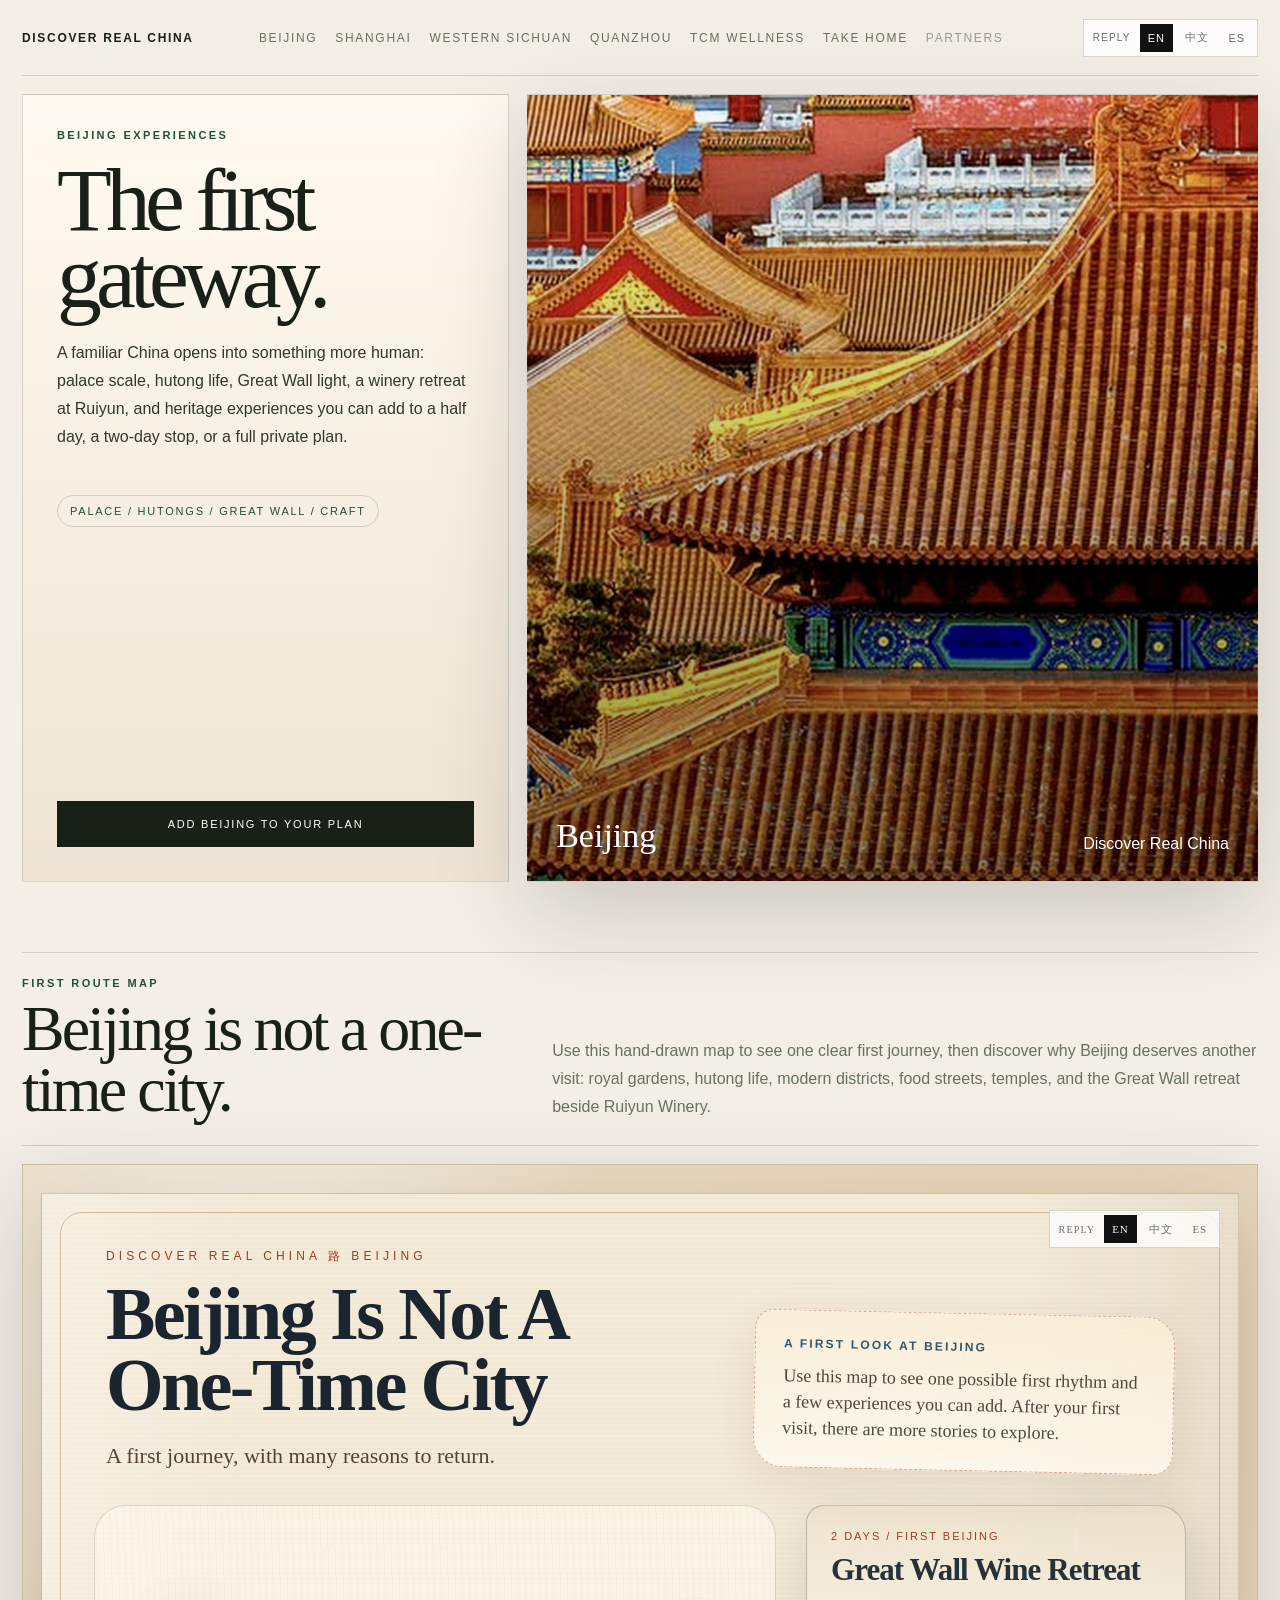
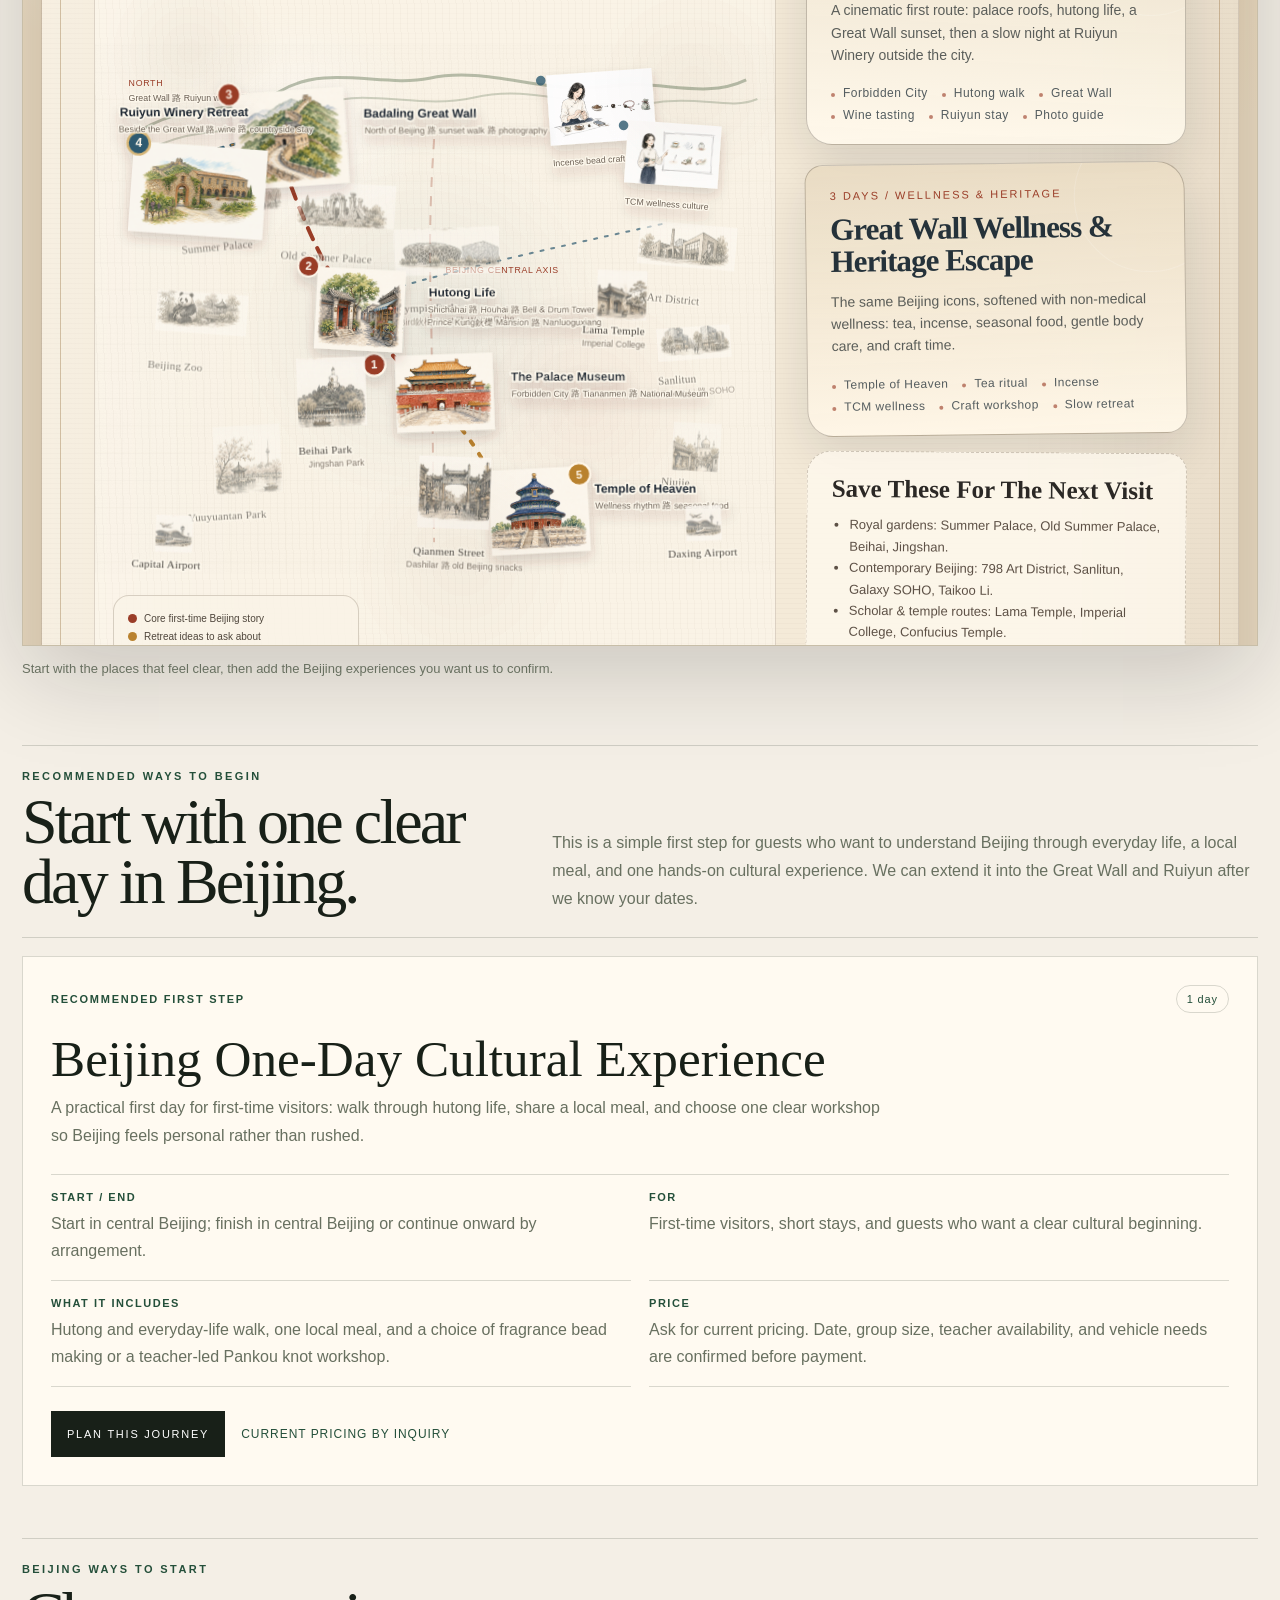
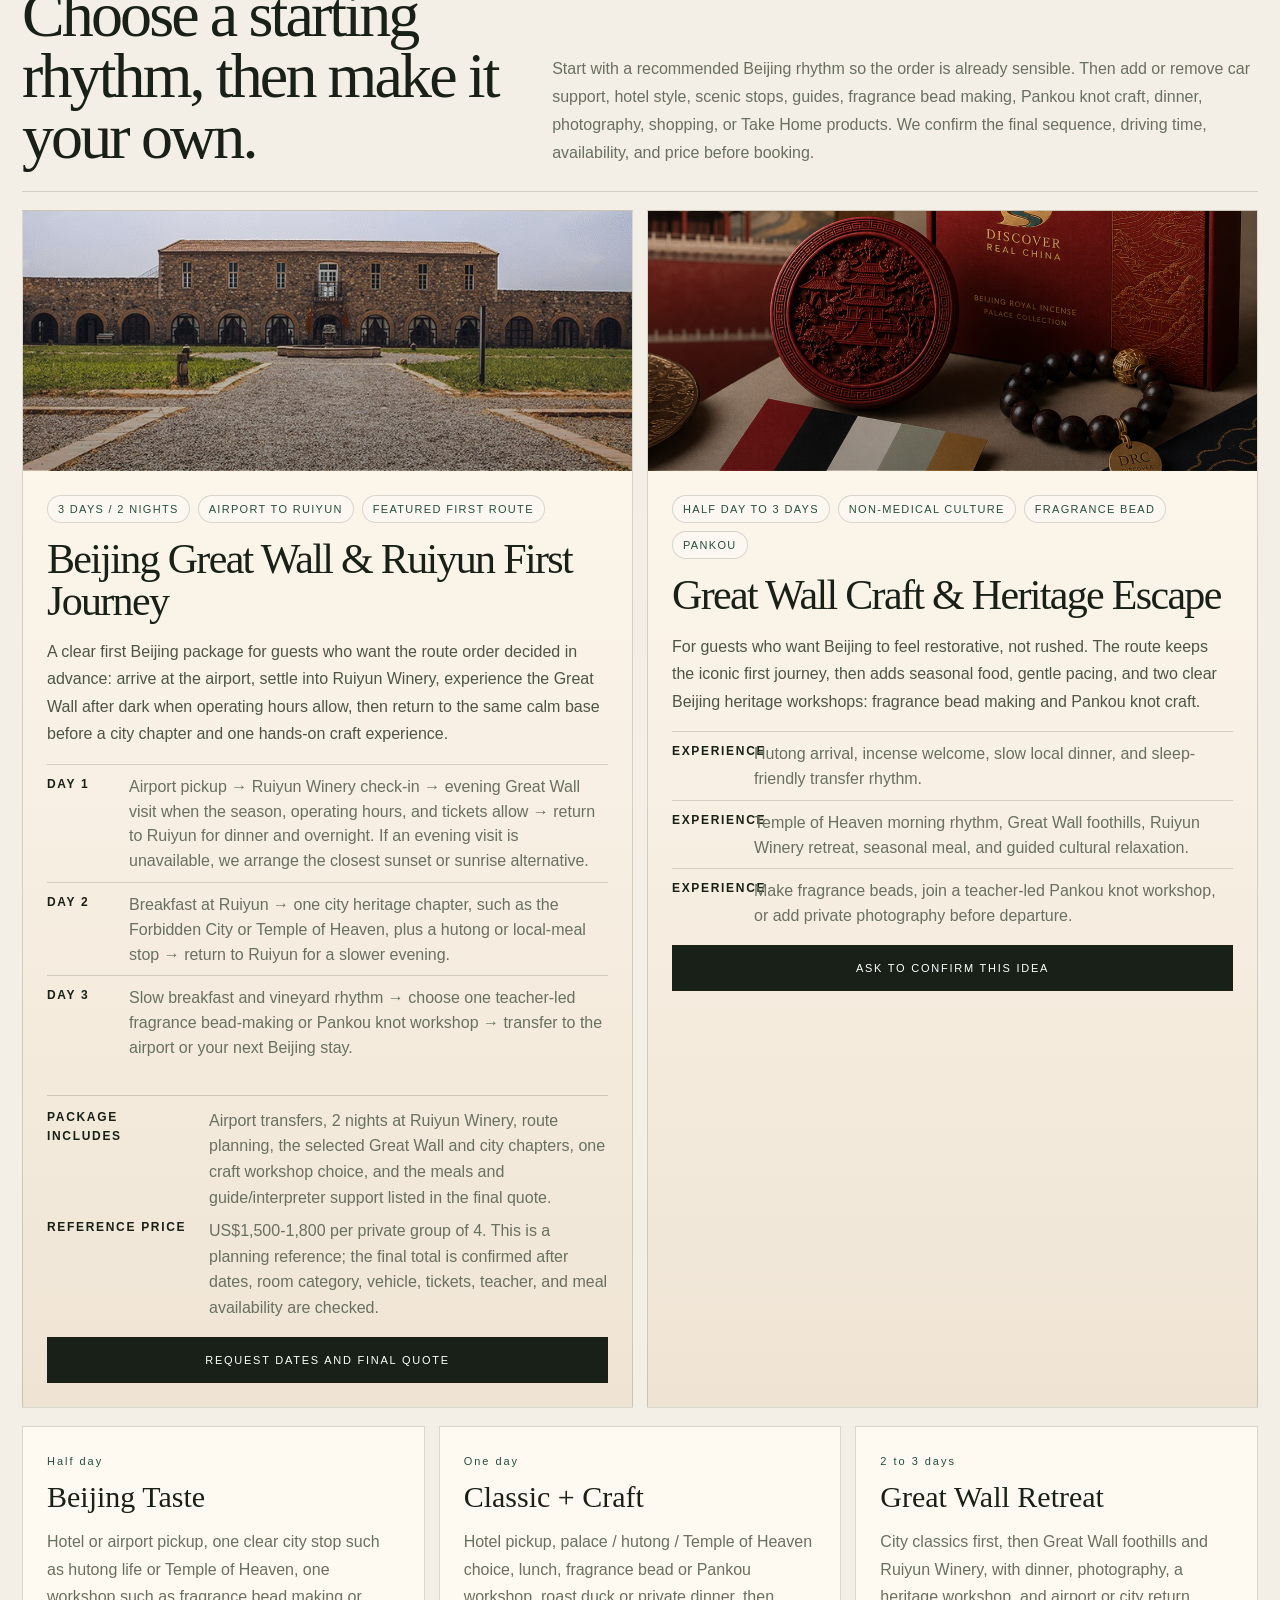
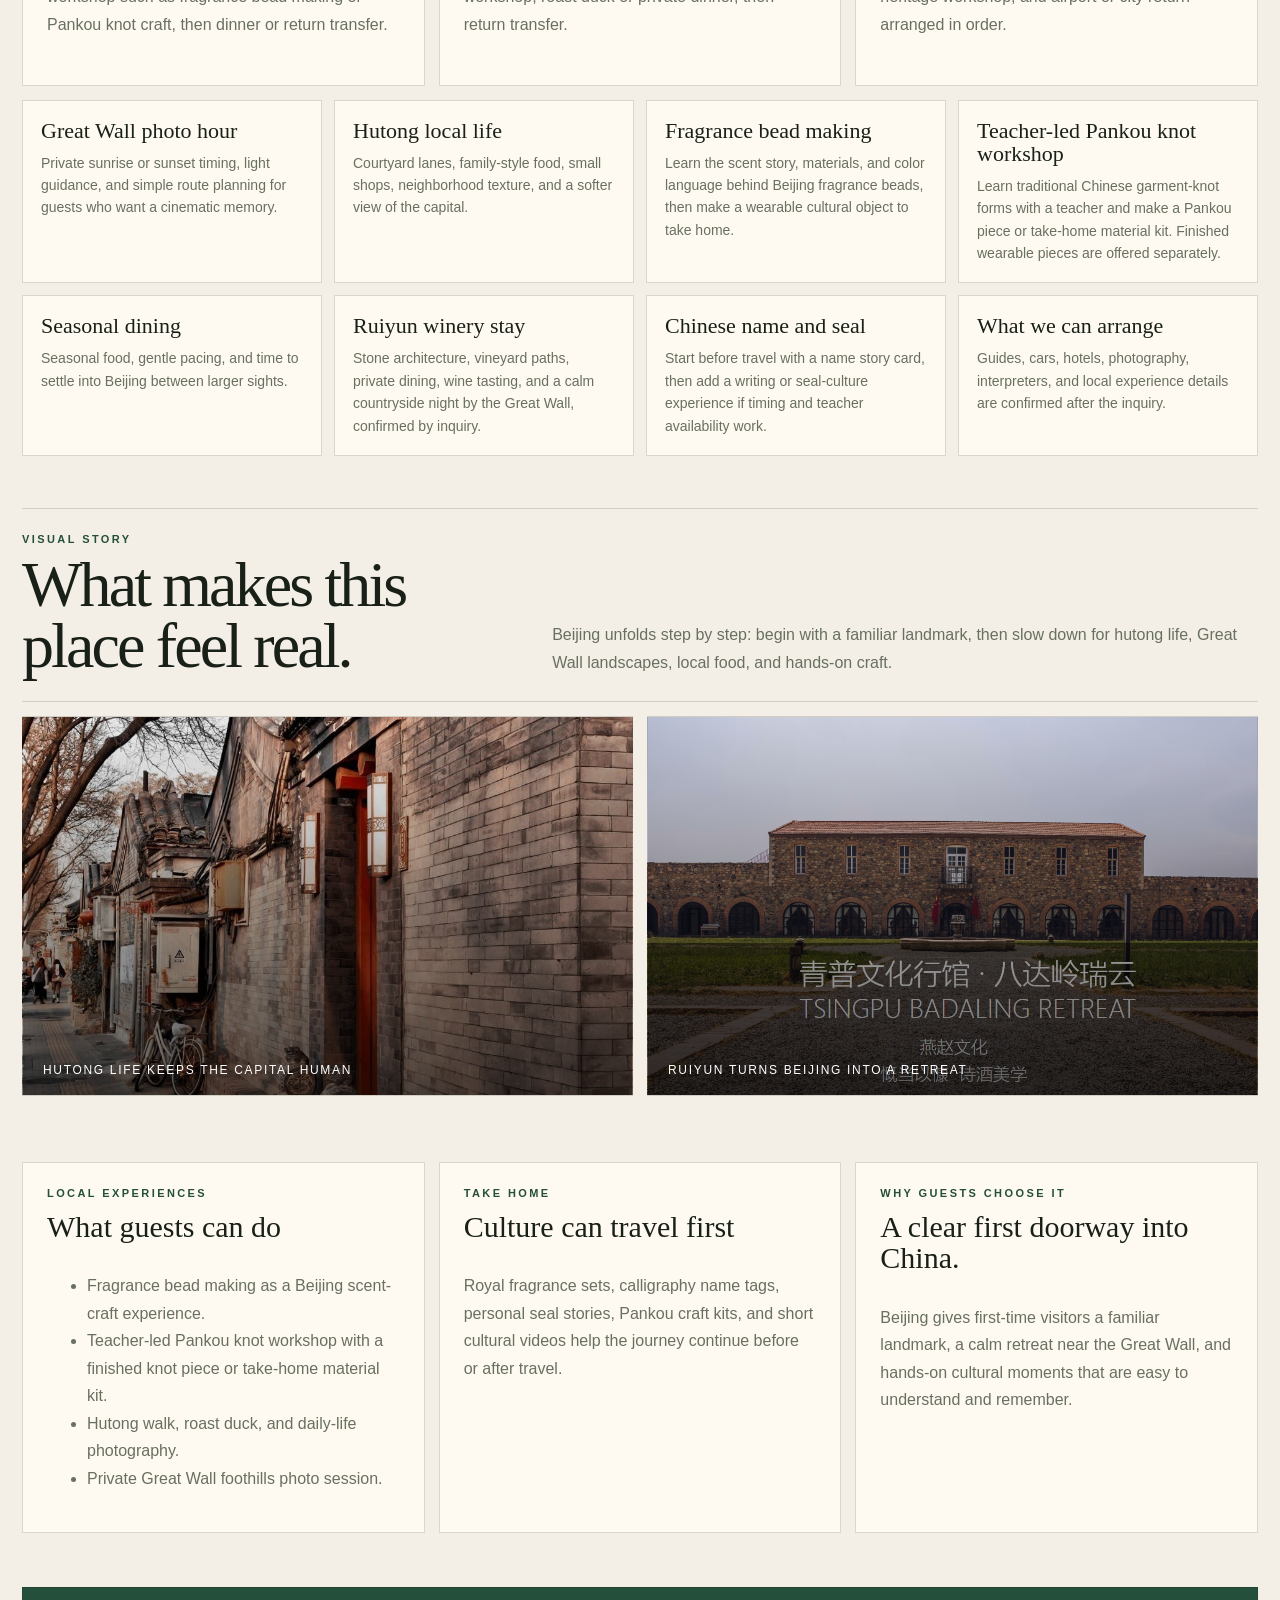
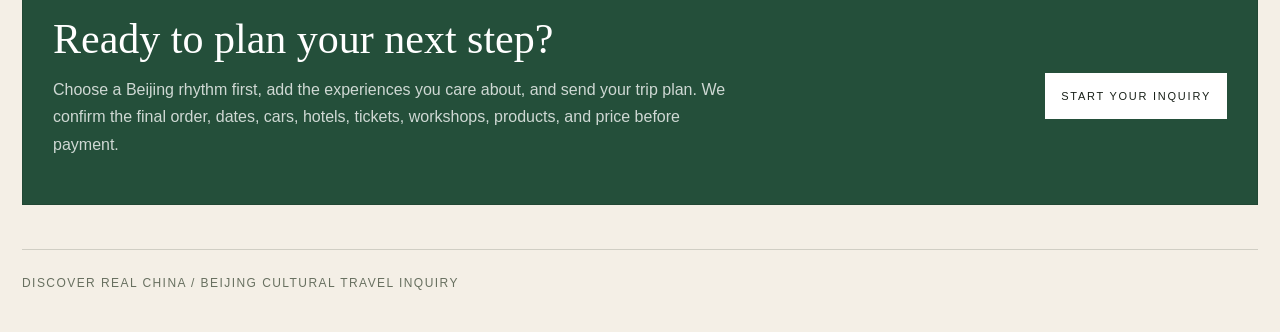
<file: beijing.html>
<!DOCTYPE html>
<html lang="en">
<head>
  <meta charset="UTF-8">
  <meta name="viewport" content="width=device-width, initial-scale=1.0">
  <link rel="canonical" href="https://www.discover-real-china.com/beijing.html">
  <title>Beijing | Discover Real China</title>
  <link rel="icon" href="discover-real-china-assets/favicon.svg" type="image/svg+xml">
  <link rel="stylesheet" href="discover-real-china-assets/css/drc-entry-itineraries.css">
  <style>
    :root{--bg:#f4efe6;--paper:#fffaf1;--ink:#182018;--muted:#687060;--line:rgba(24,32,24,.16);--green:#244f3a;--gold:#b88a43;--shadow:0 30px 90px rgba(18,18,18,.18)}
    *{box-sizing:border-box} html{scroll-behavior:smooth} body{margin:0;background:var(--bg);color:var(--ink);font-family:"Aptos","Segoe UI",Arial,sans-serif;-webkit-font-smoothing:antialiased} a{color:inherit;text-decoration:none} img{display:block;max-width:100%}.shell{width:min(1320px,calc(100% - 44px));margin:0 auto}.top{height:76px;display:flex;align-items:center;justify-content:space-between;border-bottom:1px solid var(--line);font-size:12px;letter-spacing:.14em;text-transform:uppercase}.brand{font-weight:800}.nav{display:flex;gap:18px;color:var(--muted)}.nav a:last-child{opacity:.65}.hero{min-height:calc(100vh - 76px);display:grid;grid-template-columns:.8fr 1.2fr;gap:18px;padding:18px 0}.copy{border:1px solid var(--line);background:linear-gradient(180deg,#fffaf1,#efe4d4);padding:34px;display:flex;flex-direction:column;justify-content:space-between}.kicker{font-size:11px;letter-spacing:.22em;text-transform:uppercase;color:var(--green);font-weight:800}.copy h1{font-family:Georgia,serif;font-weight:400;font-size:clamp(52px,7vw,112px);line-height:.86;letter-spacing:-.065em;margin:20px 0 0;max-width:8.5ch}.lead{margin-top:24px;max-width:560px;color:#32372d;font-size:16px;line-height:1.75}.lens{margin-top:28px;display:inline-flex;width:max-content;border:1px solid var(--line);border-radius:999px;padding:9px 12px;color:var(--green);font-size:11px;letter-spacing:.16em;text-transform:uppercase}.hero-img{position:relative;min-height:620px;border:1px solid var(--line);background:url('discover-real-china-assets/real-contrast/beijing-palace-16x9.jpg') center/cover no-repeat;box-shadow:var(--shadow);overflow:hidden}.hero-img:after{content:"";position:absolute;inset:0;background:linear-gradient(180deg,rgba(0,0,0,.02),rgba(0,0,0,.42))}.hero-note{position:absolute;left:28px;right:28px;bottom:28px;z-index:1;color:white;display:flex;justify-content:space-between;gap:18px;align-items:end}.hero-note strong{font-family:Georgia,serif;font-weight:400;font-size:34px;line-height:1}.btn{display:inline-flex;align-items:center;justify-content:center;min-height:46px;padding:0 16px;background:var(--ink);color:white;font-size:11px;letter-spacing:.16em;text-transform:uppercase}.section{padding:52px 0 0}.section-head{display:grid;grid-template-columns:.72fr 1fr;gap:22px;align-items:end;border-top:1px solid var(--line);border-bottom:1px solid var(--line);padding:24px 0}.section-head h2{font-family:Georgia,serif;font-weight:400;font-size:clamp(38px,5vw,76px);line-height:.95;letter-spacing:-.045em;margin:10px 0 0}.section-head p{color:var(--muted);line-height:1.75;margin:0}.map-embed{margin-top:18px;border:1px solid var(--line);background:#eadcc4;box-shadow:var(--shadow);overflow:hidden}.map-embed iframe{display:block;width:100%;height:1080px;border:0;background:#eadcc4}.map-note{margin-top:12px;color:var(--muted);font-size:13px;line-height:1.7}.product-showcase{display:grid;grid-template-columns:1fr 1fr;gap:14px;margin-top:18px}.product-card{border:1px solid var(--line);background:linear-gradient(180deg,#fffaf1,#efe4d4);min-height:520px;display:flex;flex-direction:column}.product-img{min-height:260px;background:center/cover no-repeat;border-bottom:1px solid var(--line);position:relative}.product-img:after{content:"";position:absolute;inset:0;background:linear-gradient(180deg,rgba(0,0,0,0),rgba(0,0,0,.34))}.product-body{padding:24px;display:flex;flex-direction:column;gap:16px;flex:1}.product-meta{display:flex;flex-wrap:wrap;gap:8px}.pill{border:1px solid var(--line);border-radius:999px;padding:7px 10px;color:var(--green);font-size:11px;letter-spacing:.12em;text-transform:uppercase;background:rgba(255,255,255,.36)}.product-card h3{font-family:Georgia,serif;font-weight:400;font-size:42px;line-height:.98;letter-spacing:-.04em;margin:0}.product-card p{color:#4e5548;line-height:1.72;margin:0}.day-plan{display:grid;gap:8px}.day-plan div{display:grid;grid-template-columns:72px 1fr;gap:10px;border-top:1px solid var(--line);padding-top:10px;color:var(--muted);line-height:1.55}.day-plan b{color:var(--ink);font-size:12px;letter-spacing:.14em;text-transform:uppercase}.module-strip{display:grid;grid-template-columns:repeat(4,1fr);gap:12px;margin-top:14px}.module-strip article{border:1px solid var(--line);background:var(--paper);padding:18px;min-height:150px}.module-strip strong{display:block;font-family:Georgia,serif;font-size:22px;font-weight:400;line-height:1.05}.module-strip p{color:var(--muted);font-size:14px;line-height:1.6;margin:10px 0 0}.routes{display:grid;grid-template-columns:repeat(3,1fr);gap:14px;margin-top:18px}.routes article,.panel{border:1px solid var(--line);background:var(--paper);padding:24px;min-height:260px}.routes small{color:var(--green);font-size:11px;letter-spacing:.18em}.routes strong,.panel h3{display:block;margin-top:12px;font-family:Georgia,serif;font-weight:400;font-size:30px;line-height:1.05}.routes p,.panel p,.panel li{color:var(--muted);line-height:1.72}.gallery{display:grid;grid-template-columns:1fr 1fr;gap:14px;margin-top:14px}.photo{min-height:380px;border:1px solid var(--line);background:center/cover no-repeat;position:relative;overflow:hidden}.photo:after{content:"";position:absolute;inset:0;background:linear-gradient(180deg,rgba(0,0,0,.04),rgba(0,0,0,.62))}.photo span{position:absolute;left:20px;right:20px;bottom:18px;z-index:1;color:white;font-size:12px;letter-spacing:.14em;text-transform:uppercase}.grid{display:grid;grid-template-columns:1fr 1fr 1fr;gap:14px;margin-top:14px}.cta{margin:54px 0 44px;padding:30px;border:1px solid var(--line);background:var(--green);color:white;display:flex;justify-content:space-between;gap:20px;align-items:center}.cta h2{font-family:Georgia,serif;font-weight:400;font-size:42px;line-height:1;margin:0}.cta p{color:rgba(255,255,255,.78);max-width:680px;line-height:1.7}.cta .btn{background:white;color:var(--ink)}footer{border-top:1px solid var(--line);padding:26px 0 42px;color:var(--muted);font-size:12px;letter-spacing:.12em;text-transform:uppercase}@media(max-width:900px){.hero,.section-head,.routes,.gallery,.grid,.product-showcase,.module-strip{grid-template-columns:1fr}.hero-img{min-height:520px}.hero-note{display:block}.cta{display:block}.cta .btn{margin-top:16px}.nav{display:none}.copy h1{font-size:58px}.map-embed iframe{height:1320px}.product-card h3{font-size:34px}}
  </style>
  <style>
    .package-includes{display:grid;grid-template-columns:150px 1fr;gap:8px 12px;border-top:1px solid var(--line);padding-top:12px;color:var(--muted);line-height:1.6}
    .package-includes strong{color:var(--ink);font-size:12px;letter-spacing:.14em;text-transform:uppercase}
    @media(max-width:900px){.package-includes{grid-template-columns:1fr;gap:4px 0}.package-includes strong{margin-top:6px}}
  </style>
  <script src="discover-real-china-assets/js/drc-language.js" defer></script>
</head>
<body>
  <div class="shell">
    <header class="top"><a class="brand" href="index.html">Discover Real China</a><nav class="nav"><a href="beijing.html">Beijing</a><a href="shanghai.html">Shanghai</a><a href="chengdu-western-sichuan.html">Western Sichuan</a><a href="quanzhou.html">Quanzhou</a><a href="tcm-wellness.html">TCM Wellness</a><a href="take-home.html">Take Home</a><a href="index.html#partners">Partners</a></nav></header>
    <main>
      <section class="hero">
        <div class="copy"><div><div class="kicker">Beijing Experiences</div><h1>The first gateway.</h1><p class="lead">A familiar China opens into something more human: palace scale, hutong life, Great Wall light, a winery retreat at Ruiyun, and heritage experiences you can add to a half day, a two-day stop, or a full private plan.</p><span class="lens">Palace / hutongs / Great Wall / craft</span></div><a class="btn" href="index.html#inquiry">Add Beijing to your plan</a></div>
        <div class="hero-img"><div class="hero-note"><strong>Beijing</strong><span>Discover Real China</span></div></div>
      </section>
      <section class="section" id="first-beijing-route"><div class="section-head"><div><div class="kicker">First route map</div><h2>Beijing is not a one-time city.</h2></div><p>Use this hand-drawn map to see one clear first journey, then discover why Beijing deserves another visit: royal gardens, hutong life, modern districts, food streets, temples, and the Great Wall retreat beside Ruiyun Winery.</p></div><div class="map-embed"><iframe src="beijing-seeding-map.html" title="Beijing hand-drawn route map"></iframe></div><p class="map-note">Start with the places that feel clear, then add the Beijing experiences you want us to confirm.</p></section>
      <section class="section entry-itinerary-section" id="recommended-ways-to-begin">
        <div class="section-head">
          <div><div class="kicker">Recommended Ways to Begin</div><h2>Start with one clear day in Beijing.</h2></div>
          <p>This is a simple first step for guests who want to understand Beijing through everyday life, a local meal, and one hands-on cultural experience. We can extend it into the Great Wall and Ruiyun after we know your dates.</p>
        </div>
        <div class="entry-itinerary-grid">
          <article class="entry-itinerary-card">
            <div class="entry-itinerary-card-top"><span class="entry-itinerary-label">Recommended first step</span><span class="entry-itinerary-duration">1 day</span></div>
            <h3>Beijing One-Day Cultural Experience</h3>
            <p class="entry-itinerary-intro">A practical first day for first-time visitors: walk through hutong life, share a local meal, and choose one clear workshop so Beijing feels personal rather than rushed.</p>
            <dl class="entry-itinerary-details">
              <div class="entry-itinerary-detail"><dt>Start / end</dt><dd>Start in central Beijing; finish in central Beijing or continue onward by arrangement.</dd></div>
              <div class="entry-itinerary-detail"><dt>For</dt><dd>First-time visitors, short stays, and guests who want a clear cultural beginning.</dd></div>
              <div class="entry-itinerary-detail"><dt>What it includes</dt><dd>Hutong and everyday-life walk, one local meal, and a choice of fragrance bead making or a teacher-led Pankou knot workshop.</dd></div>
              <div class="entry-itinerary-detail"><dt>Price</dt><dd>Ask for current pricing. Date, group size, teacher availability, and vehicle needs are confirmed before payment.</dd></div>
            </dl>
            <div class="entry-itinerary-actions"><a class="btn" href="index.html?journey=Beijing%20One-Day%20Cultural%20Experience&destination=Beijing&entry=Beijing#inquiry">Plan this journey</a><span class="entry-itinerary-price">Current pricing by inquiry</span></div>
          </article>
        </div>
      </section>
<section class="section" id="beijing-products"><div class="section-head"><div><div class="kicker">Beijing ways to start</div><h2>Choose a starting rhythm, then make it your own.</h2></div><p>Start with a recommended Beijing rhythm so the order is already sensible. Then add or remove car support, hotel style, scenic stops, guides, fragrance bead making, Pankou knot craft, dinner, photography, shopping, or Take Home products. We confirm the final sequence, driving time, availability, and price before booking.</p></div><div class="product-showcase">
<article class="product-card"><div class="product-img" style="background-image:url('discover-real-china-assets/ruiyun-long-image/selected-clean-crops/02_winery_facade.jpg')"></div><div class="product-body"><div class="product-meta"><span class="pill">3 days / 2 nights</span><span class="pill">Airport to Ruiyun</span><span class="pill">Featured first route</span></div><h3>Beijing Great Wall & Ruiyun First Journey</h3><p>A clear first Beijing package for guests who want the route order decided in advance: arrive at the airport, settle into Ruiyun Winery, experience the Great Wall after dark when operating hours allow, then return to the same calm base before a city chapter and one hands-on craft experience.</p><div class="day-plan"><div><b>Day 1</b><span>Airport pickup → Ruiyun Winery check-in → evening Great Wall visit when the season, operating hours, and tickets allow → return to Ruiyun for dinner and overnight. If an evening visit is unavailable, we arrange the closest sunset or sunrise alternative.</span></div><div><b>Day 2</b><span>Breakfast at Ruiyun → one city heritage chapter, such as the Forbidden City or Temple of Heaven, plus a hutong or local-meal stop → return to Ruiyun for a slower evening.</span></div><div><b>Day 3</b><span>Slow breakfast and vineyard rhythm → choose one teacher-led fragrance bead-making or Pankou knot workshop → transfer to the airport or your next Beijing stay.</span></div></div><div class="package-includes"><strong>Package includes</strong><span>Airport transfers, 2 nights at Ruiyun Winery, route planning, the selected Great Wall and city chapters, one craft workshop choice, and the meals and guide/interpreter support listed in the final quote.</span><strong>Reference price</strong><span>US$1,500-1,800 per private group of 4. This is a planning reference; the final total is confirmed after dates, room category, vehicle, tickets, teacher, and meal availability are checked.</span></div><a class="btn" href="index.html?journey=Beijing%20Great%20Wall%20and%20Ruiyun%20First%20Journey&destination=Beijing&entry=Beijing#inquiry">Request dates and final quote</a></div></article>
<article class="product-card"><div class="product-img" style="background-image:url('discover-real-china-assets/shop/drc-palace-product-shots/drc-palace-hero-v2.png')"></div><div class="product-body"><div class="product-meta"><span class="pill">Half day to 3 days</span><span class="pill">Non-medical culture</span><span class="pill">Fragrance bead</span><span class="pill">Pankou</span></div><h3>Great Wall Craft & Heritage Escape</h3><p>For guests who want Beijing to feel restorative, not rushed. The route keeps the iconic first journey, then adds seasonal food, gentle pacing, and two clear Beijing heritage workshops: fragrance bead making and Pankou knot craft.</p><div class="day-plan"><div><b>Experience</b><span>Hutong arrival, incense welcome, slow local dinner, and sleep-friendly transfer rhythm.</span></div><div><b>Experience</b><span>Temple of Heaven morning rhythm, Great Wall foothills, Ruiyun Winery retreat, seasonal meal, and guided cultural relaxation.</span></div><div><b>Experience</b><span>Make fragrance beads, join a teacher-led Pankou knot workshop, or add private photography before departure.</span></div></div><a class="btn" href="index.html#inquiry">Ask to confirm this idea</a></div></article></div><div class="routes"><article><small>Half day</small><strong>Beijing Taste</strong><p>Hotel or airport pickup, one clear city stop such as hutong life or Temple of Heaven, one workshop such as fragrance bead making or Pankou knot craft, then dinner or return transfer.</p></article><article><small>One day</small><strong>Classic + Craft</strong><p>Hotel pickup, palace / hutong / Temple of Heaven choice, lunch, fragrance bead or Pankou workshop, roast duck or private dinner, then return transfer.</p></article><article><small>2 to 3 days</small><strong>Great Wall Retreat</strong><p>City classics first, then Great Wall foothills and Ruiyun Winery, with dinner, photography, a heritage workshop, and airport or city return arranged in order.</p></article></div><div class="module-strip"><article><strong>Great Wall photo hour</strong><p>Private sunrise or sunset timing, light guidance, and simple route planning for guests who want a cinematic memory.</p></article><article><strong>Hutong local life</strong><p>Courtyard lanes, family-style food, small shops, neighborhood texture, and a softer view of the capital.</p></article><article><strong>Fragrance bead making</strong><p>Learn the scent story, materials, and color language behind Beijing fragrance beads, then make a wearable cultural object to take home.</p></article><article><strong>Teacher-led Pankou knot workshop</strong><p>Learn traditional Chinese garment-knot forms with a teacher and make a Pankou piece or take-home material kit. Finished wearable pieces are offered separately.</p></article><article><strong>Seasonal dining</strong><p>Seasonal food, gentle pacing, and time to settle into Beijing between larger sights.</p></article><article><strong>Ruiyun winery stay</strong><p>Stone architecture, vineyard paths, private dining, wine tasting, and a calm countryside night by the Great Wall, confirmed by inquiry.</p></article><article><strong>Chinese name and seal</strong><p>Start before travel with a name story card, then add a writing or seal-culture experience if timing and teacher availability work.</p></article><article><strong>What we can arrange</strong><p>Guides, cars, hotels, photography, interpreters, and local experience details are confirmed after the inquiry.</p></article></div></section>
      <section class="section"><div class="section-head"><div><div class="kicker">Visual story</div><h2>What makes this place feel real.</h2></div><p>Beijing unfolds step by step: begin with a familiar landmark, then slow down for hutong life, Great Wall landscapes, local food, and hands-on craft.</p></div><div class="gallery"><div class="photo" style="background-image:url('discover-real-china-assets/real-contrast/beijing-hutong-pinterest-618259855093531656-16x9.jpg')"><span>Hutong life keeps the capital human</span></div><div class="photo" style="background-image:url('discover-real-china-assets/ruiyun/ruiyun-retreat-cover.png')"><span>Ruiyun turns Beijing into a retreat</span></div></div></section>
      <section class="section"><div class="grid"><div class="panel"><div class="kicker">Local experiences</div><h3>What guests can do</h3><ul><li>Fragrance bead making as a Beijing scent-craft experience.</li><li>Teacher-led Pankou knot workshop with a finished knot piece or take-home material kit.</li><li>Hutong walk, roast duck, and daily-life photography.</li><li>Private Great Wall foothills photo session.</li></ul></div><div class="panel"><div class="kicker">Take Home</div><h3>Culture can travel first</h3><p>Royal fragrance sets, calligraphy name tags, personal seal stories, Pankou craft kits, and short cultural videos help the journey continue before or after travel.</p></div><div class="panel"><div class="kicker">Why guests choose it</div><h3>A clear first doorway into China.</h3><p>Beijing gives first-time visitors a familiar landmark, a calm retreat near the Great Wall, and hands-on cultural moments that are easy to understand and remember.</p></div></div></section>
      <section class="cta"><div><h2>Ready to plan your next step?</h2><p>Choose a Beijing rhythm first, add the experiences you care about, and send your trip plan. We confirm the final order, dates, cars, hotels, tickets, workshops, products, and price before payment.</p></div><a class="btn" href="index.html#inquiry">Start your inquiry</a></section>
    </main>
    <footer>Discover Real China / Beijing cultural travel inquiry</footer>
  </div>
</body>
</html>
</file>
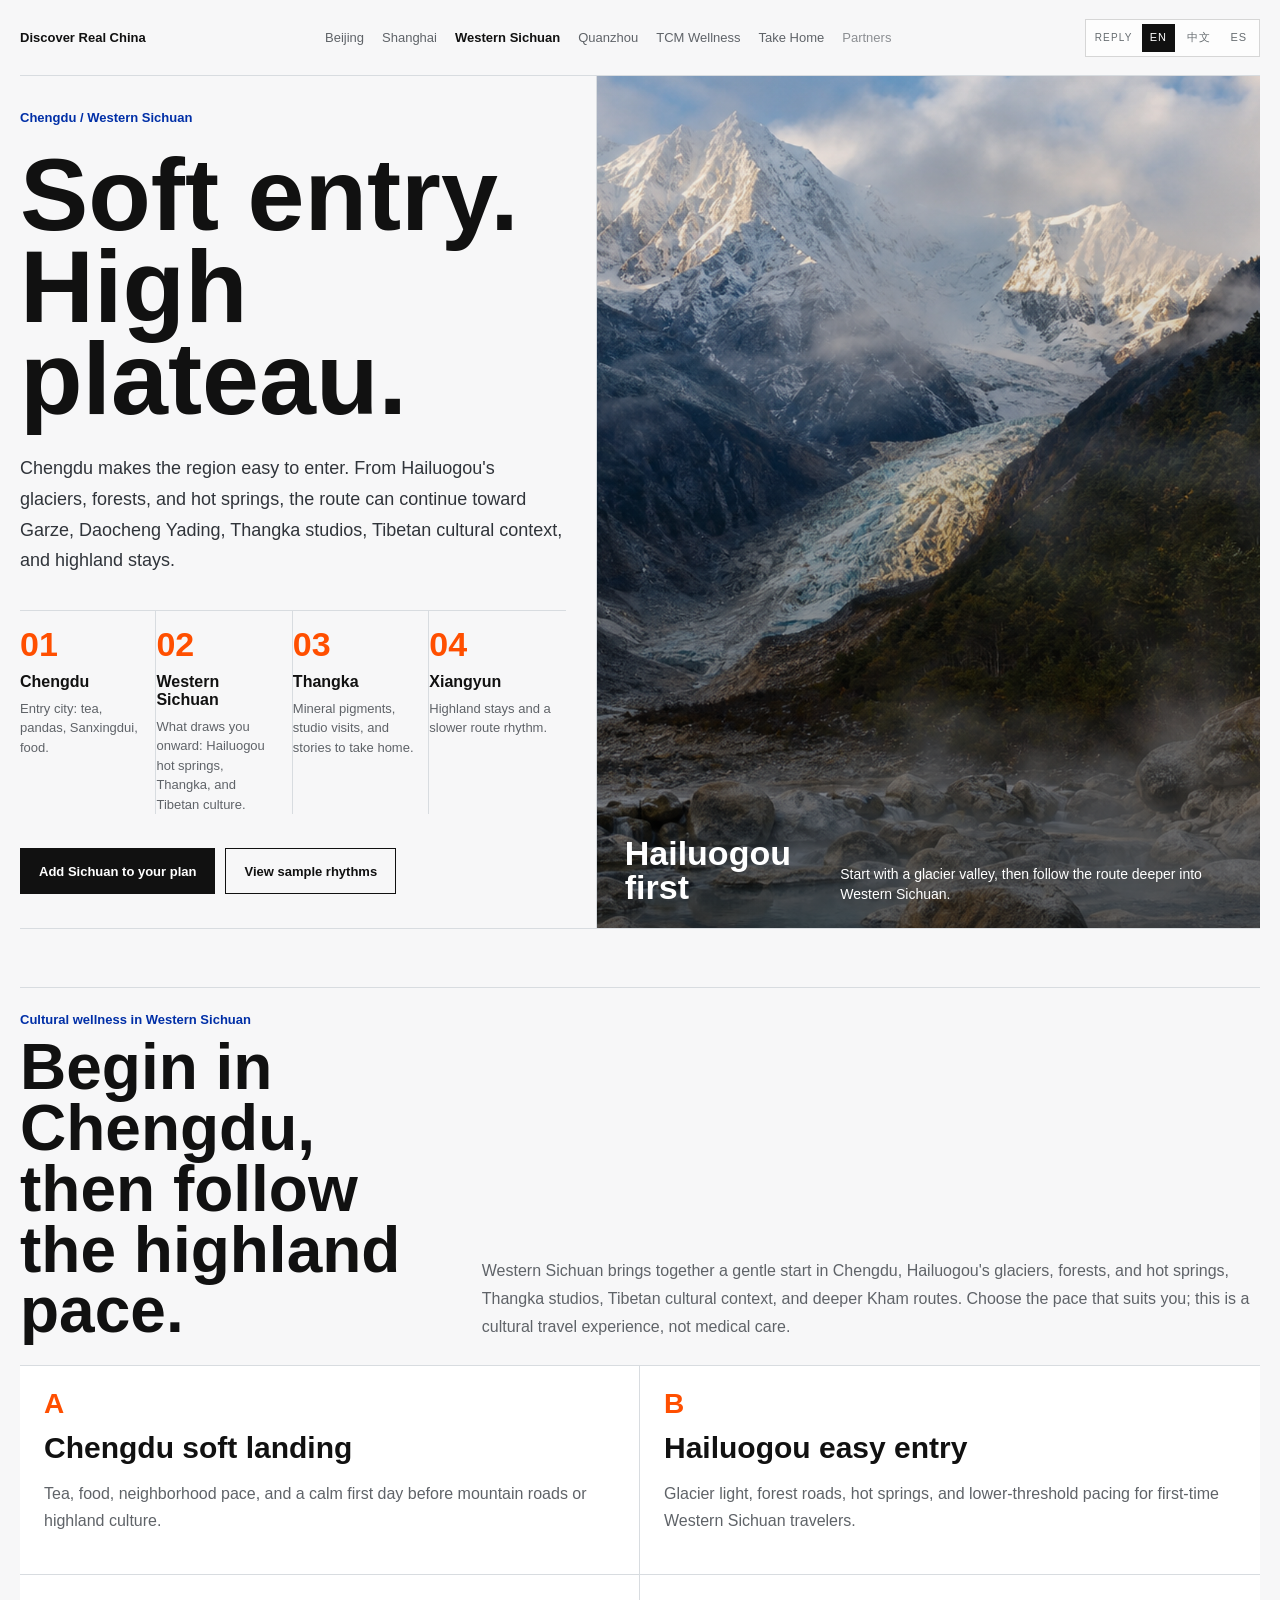
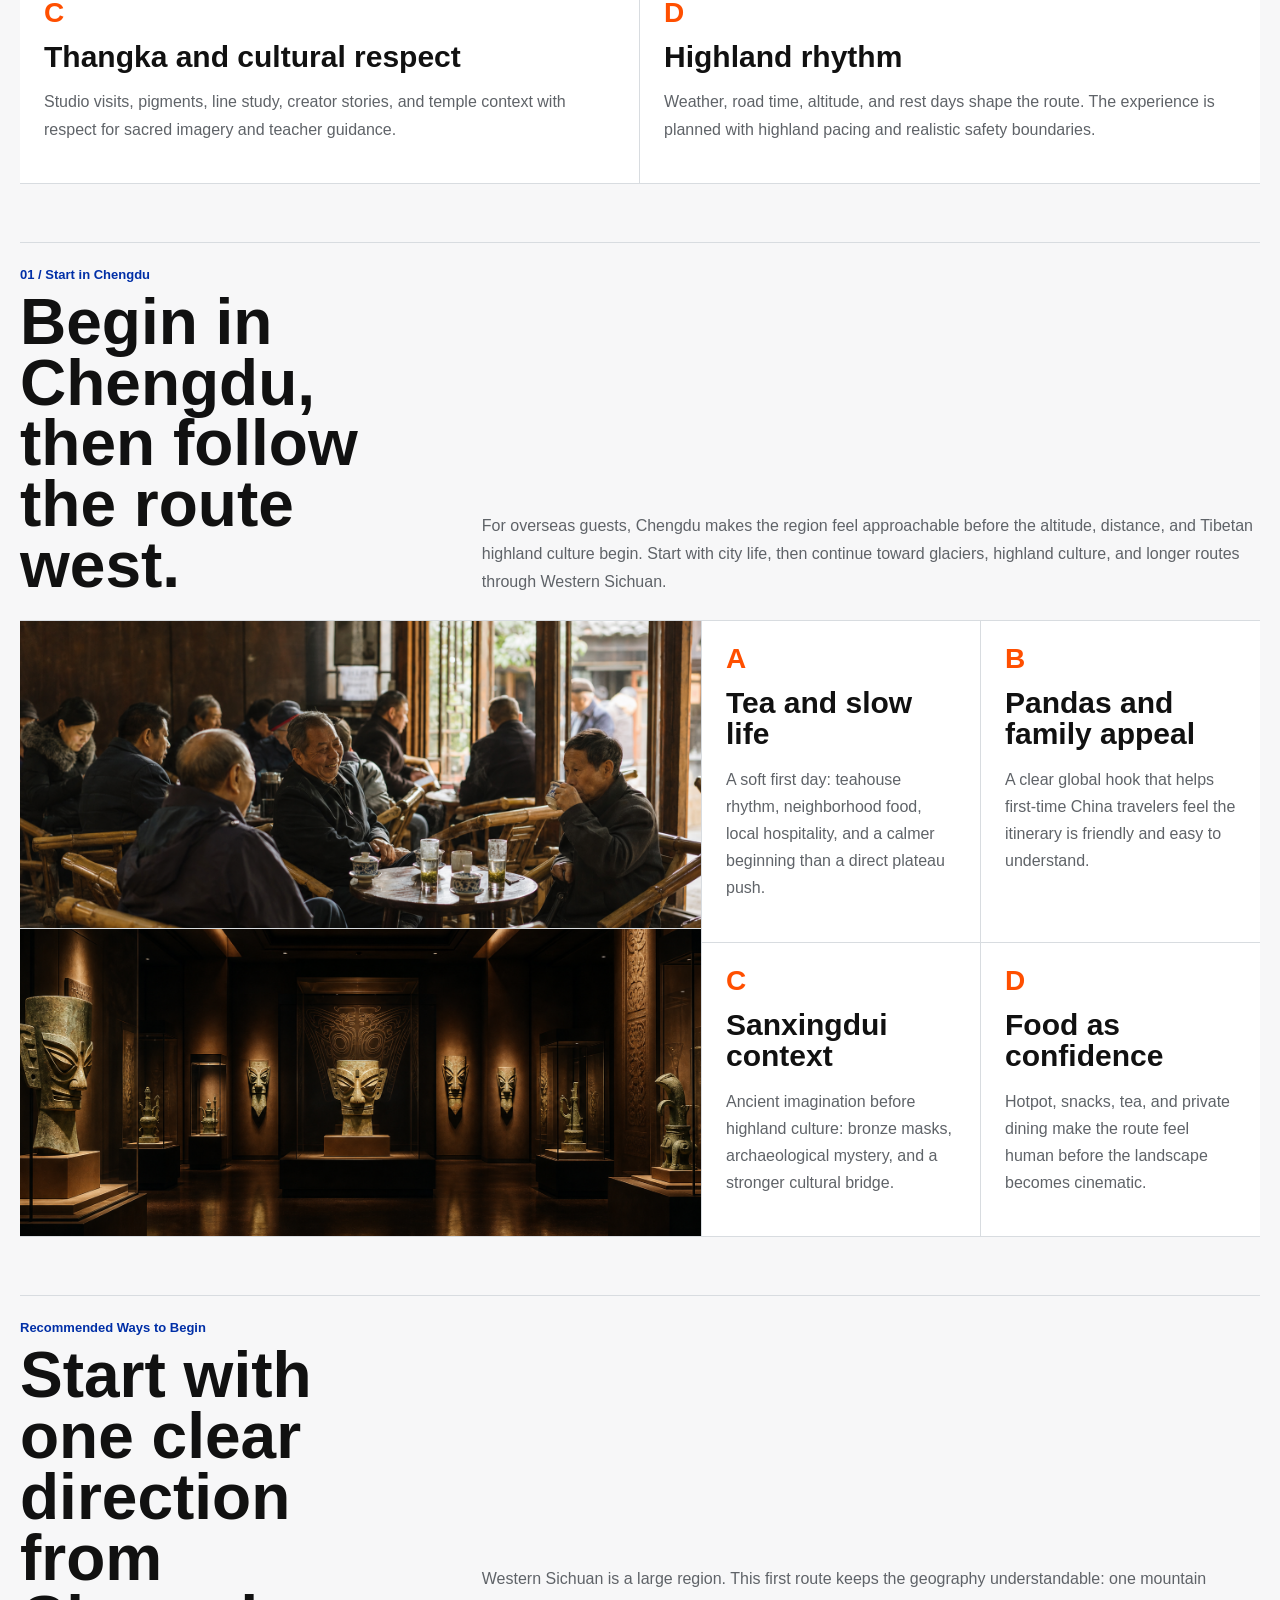
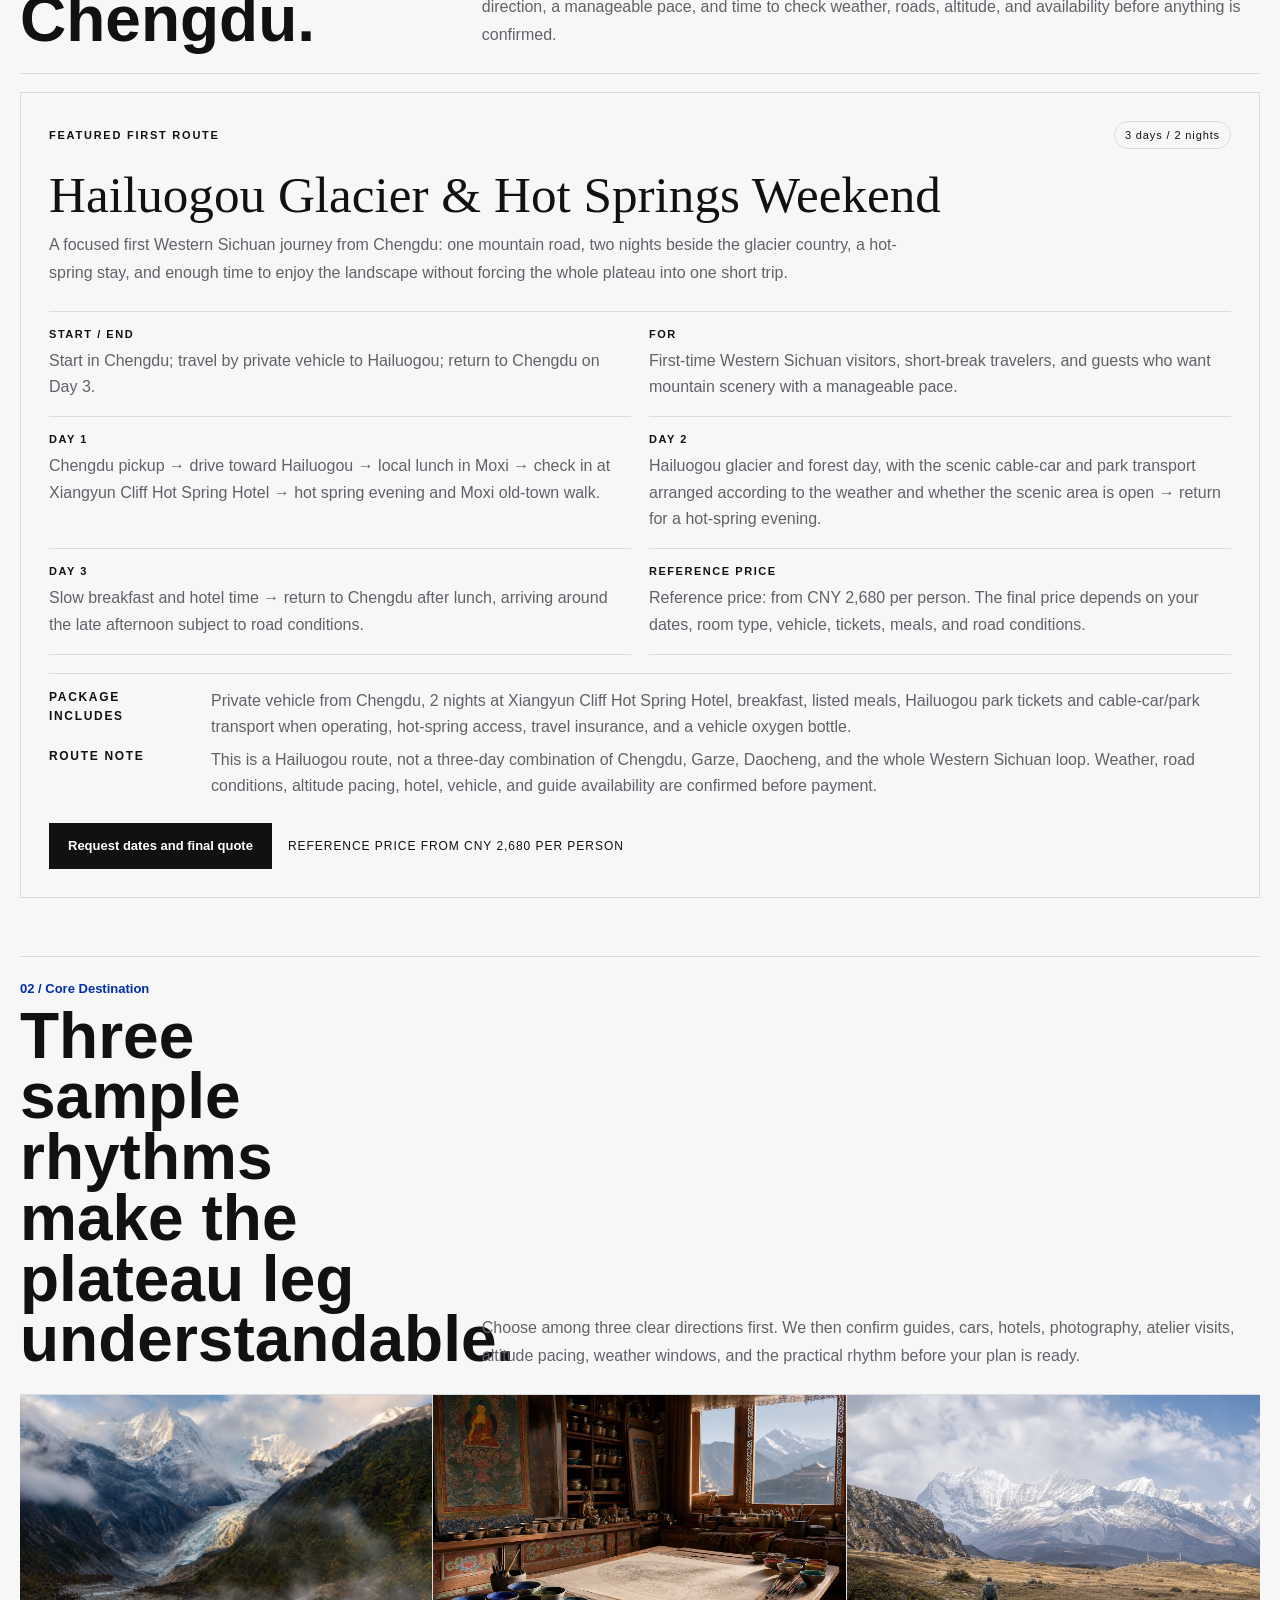
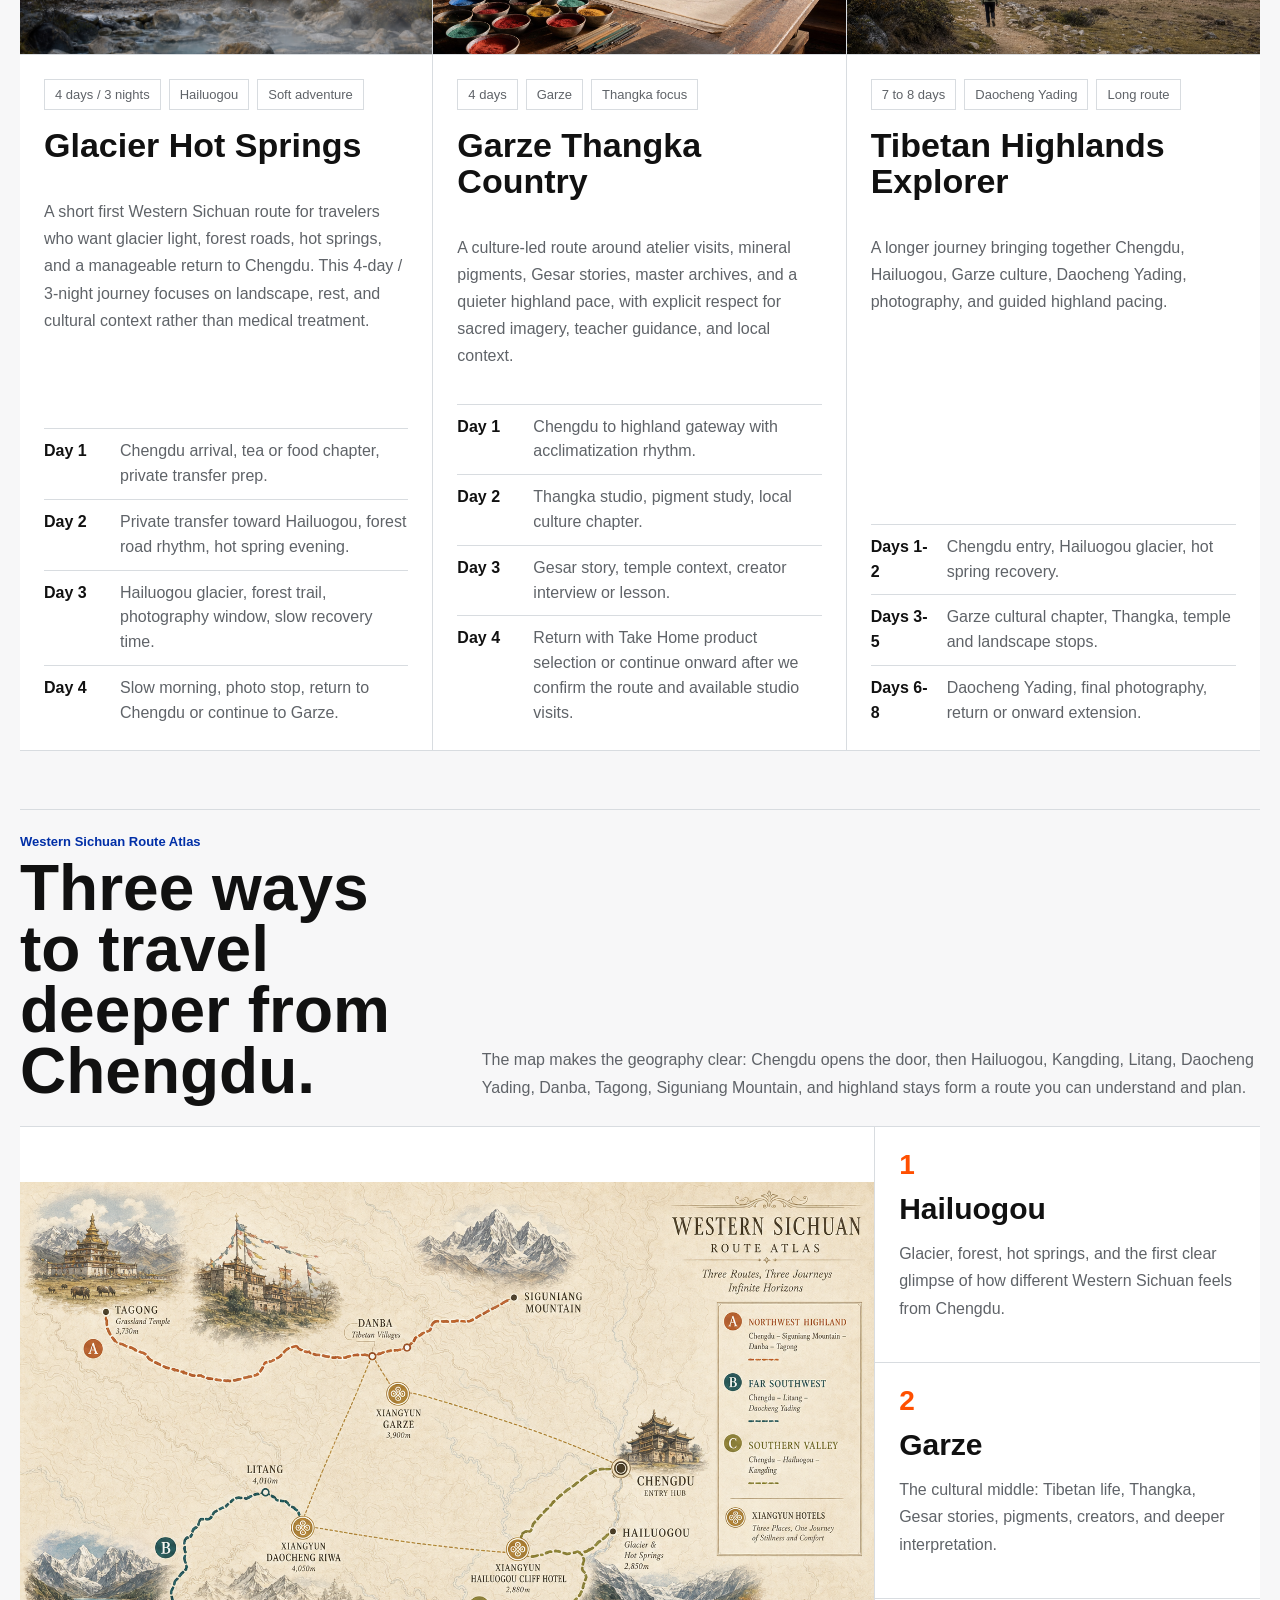
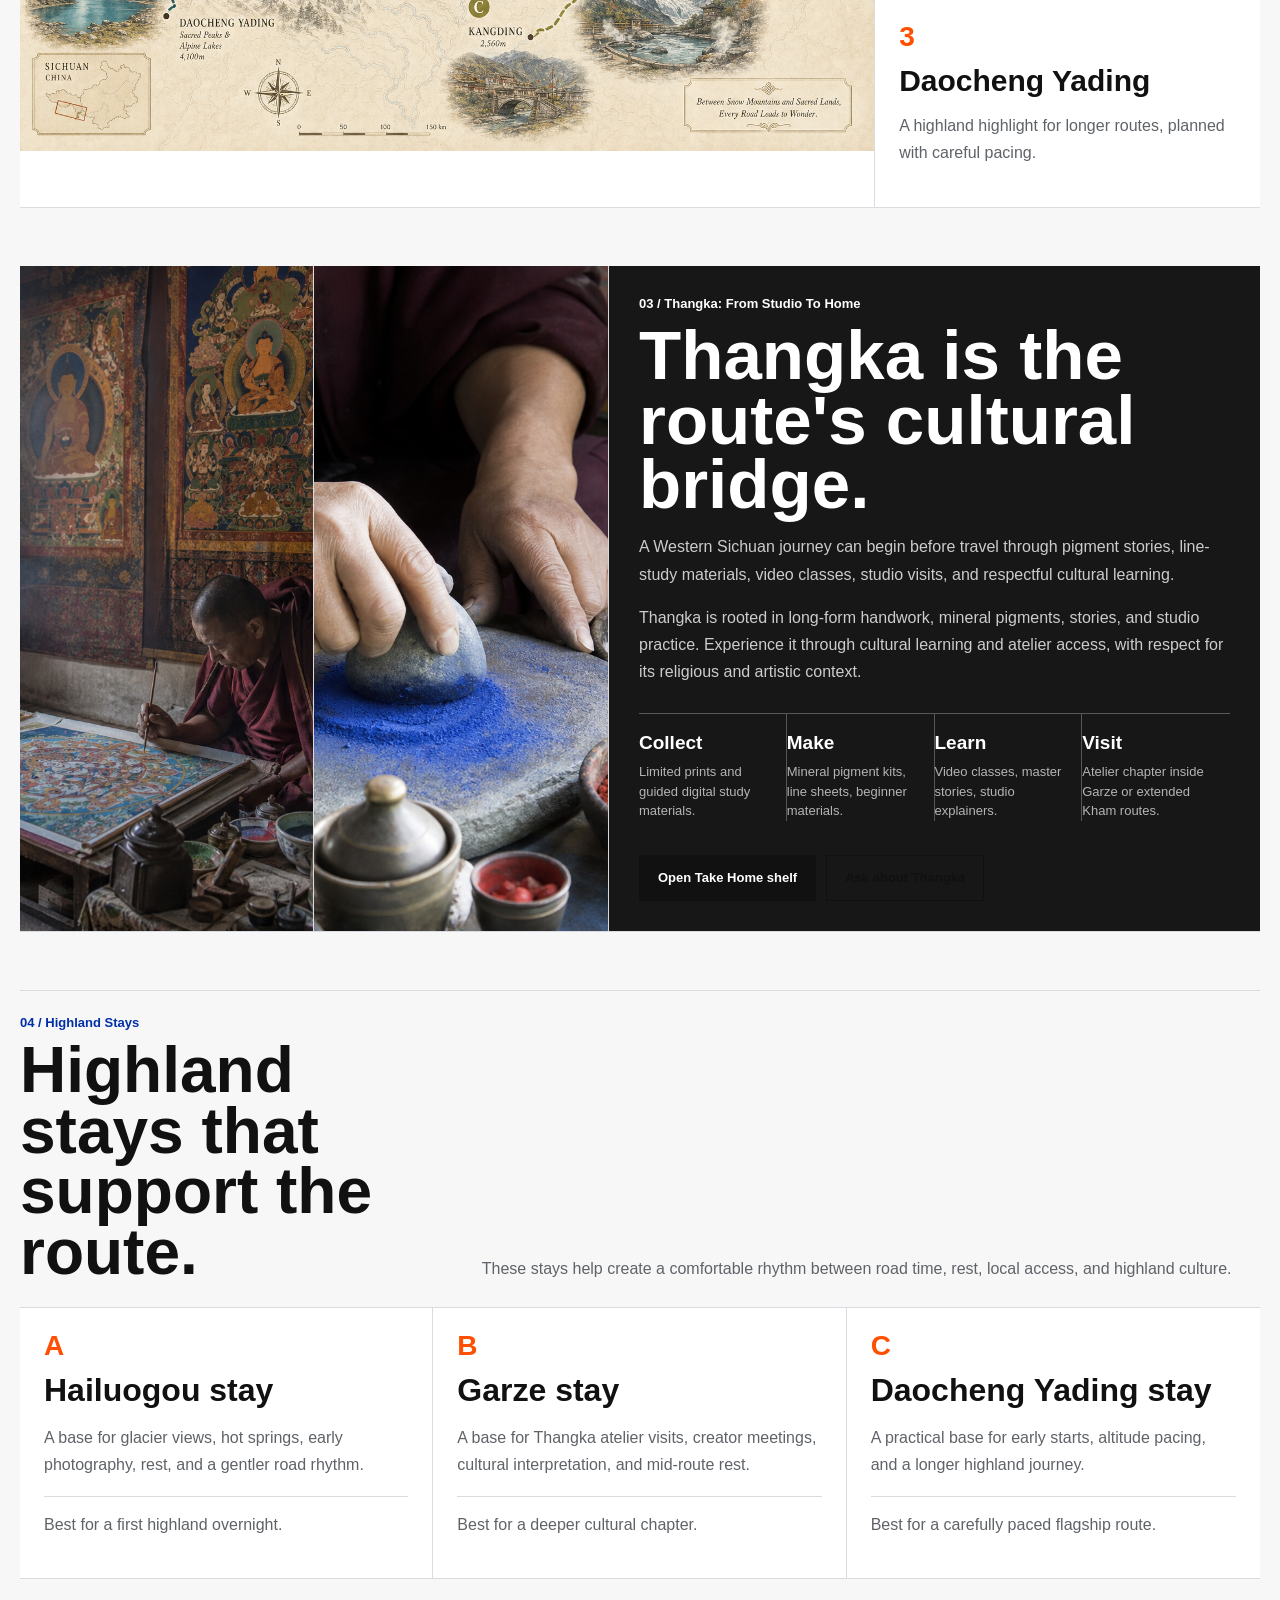
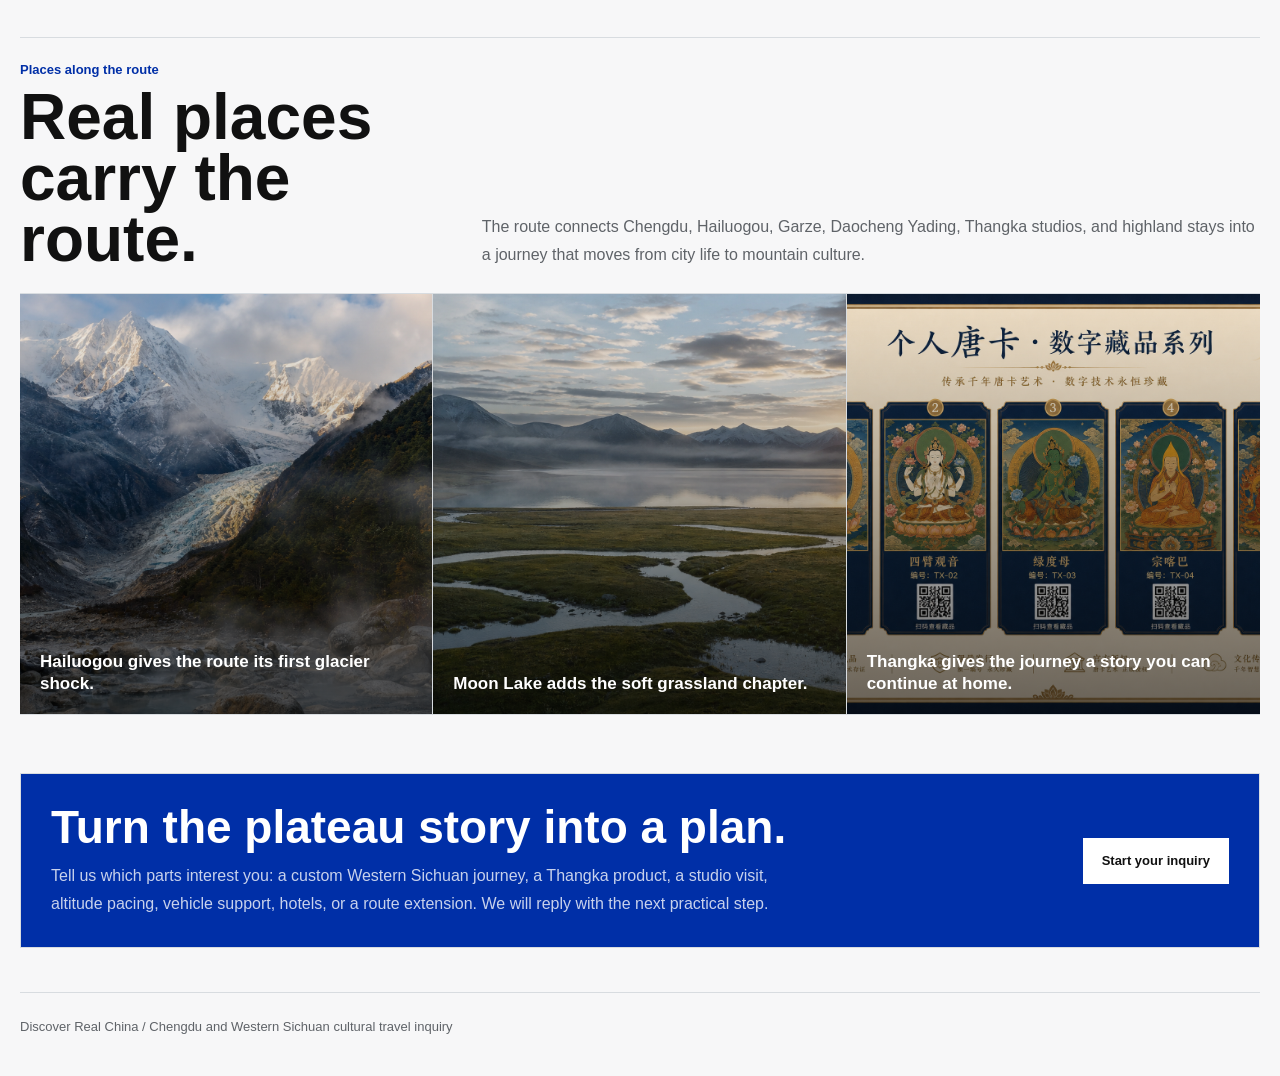
<file: chengdu-western-sichuan.html>
<!DOCTYPE html>
<html lang="en">
<head>
  <meta charset="UTF-8">
  <meta name="viewport" content="width=device-width, initial-scale=1.0">
  <link rel="canonical" href="https://www.discover-real-china.com/chengdu-western-sichuan.html">
  <title>Chengdu / Western Sichuan | Discover Real China</title>
  <link rel="icon" href="discover-real-china-assets/favicon.svg" type="image/svg+xml">
  <link rel="stylesheet" href="discover-real-china-assets/css/drc-entry-itineraries.css">
  <style>
    :root{
      --bg:#F7F7F8;
      --surface:#FFFFFF;
      --ink:#111111;
      --muted:#5F6368;
      --line:#D8DCE0;
      --accent:#FF4F00;
      --blue:#002FA7;
      --dark:#171717;
    }
    *{box-sizing:border-box}
    html{scroll-behavior:smooth}
    body{margin:0;background:var(--bg);color:var(--ink);font-family:"Helvetica Neue",Arial,"Microsoft YaHei",sans-serif;-webkit-font-smoothing:antialiased}
    a{color:inherit;text-decoration:none}
    img{display:block;max-width:100%}
    .shell{width:min(1360px,calc(100% - 40px));margin:0 auto}
    .top{height:76px;display:flex;align-items:center;justify-content:space-between;border-bottom:1px solid var(--line);font-size:13px;line-height:1.2}
    .brand{font-weight:800}
    .nav{display:flex;gap:18px;color:var(--muted)}
    .nav a[aria-current="page"]{color:var(--ink);font-weight:700}
    .nav a:last-child{opacity:.7}
    .hero{min-height:calc(100vh - 76px);display:grid;grid-template-columns:1fr 1.15fr;border-bottom:1px solid var(--line)}
    .hero-copy{padding:34px 30px 34px 0;display:flex;flex-direction:column;justify-content:space-between;border-right:1px solid var(--line)}
    .eyebrow{font-size:13px;color:var(--blue);font-weight:800;line-height:1.3}
    h1{font-size:clamp(52px,8vw,126px);line-height:.9;margin:22px 0 0;font-weight:800;max-width:9.3ch}
    .lead{margin:28px 0 0;max-width:650px;color:#30343A;font-size:18px;line-height:1.7}
    .chain{display:grid;grid-template-columns:repeat(4,1fr);border-top:1px solid var(--line);margin-top:34px}
    .chain div{padding:16px 14px 0 0;border-right:1px solid var(--line);min-height:118px}
    .chain div:last-child{border-right:0}
    .chain b{display:block;font-size:34px;color:var(--accent);line-height:1}
    .chain strong{display:block;margin-top:12px;font-size:16px}
    .chain span{display:block;margin-top:8px;color:var(--muted);font-size:13px;line-height:1.5}
    .hero-media{position:relative;min-height:640px;background:url('discover-real-china-assets/western-sichuan-generated/drc-hailuogou-glacier-valley-2000x1125.png') center/cover no-repeat}
    .hero-media:after{content:"";position:absolute;inset:0;background:linear-gradient(180deg,rgba(0,0,0,0),rgba(0,0,0,.48))}
    .caption{position:absolute;left:28px;right:28px;bottom:24px;z-index:1;color:#fff;display:flex;justify-content:space-between;gap:18px;align-items:end;font-size:14px;line-height:1.4}
    .caption strong{font-size:34px;line-height:1;font-weight:800}
    .actions{display:flex;flex-wrap:wrap;gap:10px;margin-top:34px}
    .btn{display:inline-flex;align-items:center;justify-content:center;min-height:46px;border:1px solid var(--ink);background:var(--ink);color:#fff;padding:0 18px;font-weight:800;font-size:13px}
    .btn.secondary{background:transparent;color:var(--ink)}
    .section{padding:58px 0 0}
    .section-head{display:grid;grid-template-columns:.56fr 1fr;gap:26px;align-items:end;border-top:1px solid var(--line);border-bottom:1px solid var(--line);padding:24px 0}
    .section-head h2{font-size:clamp(38px,5vw,78px);line-height:.95;margin:8px 0 0;font-weight:800;max-width:11ch}
    .section-head p{margin:0;color:var(--muted);line-height:1.75;font-size:16px;max-width:820px}
    .entry-grid{display:grid;grid-template-columns:1.1fr .9fr;gap:0;border-bottom:1px solid var(--line)}
    .entry-photo{display:grid;grid-template-rows:1fr 1fr;min-height:520px;border-right:1px solid var(--line)}
    .entry-photo > div{background:center/cover no-repeat;min-height:260px;border-bottom:1px solid var(--line)}
    .entry-photo > div:last-child{border-bottom:0}
    .entry-list{display:grid;grid-template-columns:1fr 1fr}
    .entry-list article{padding:24px;border-top:1px solid var(--line);border-right:1px solid var(--line);min-height:180px;background:var(--surface)}
    .entry-list article:nth-child(1),.entry-list article:nth-child(2){border-top:0}
    .entry-list article:nth-child(2n){border-right:0}
    .index{display:block;color:var(--accent);font-size:28px;font-weight:800;line-height:1}
    h3{font-size:30px;line-height:1.05;margin:14px 0 0;font-weight:800}
    p{line-height:1.7}
    .muted{color:var(--muted)}
    .routes{display:grid;grid-template-columns:repeat(3,1fr);border-bottom:1px solid var(--line)}
    .route{background:var(--surface);border-right:1px solid var(--line);display:flex;flex-direction:column;min-height:620px}
    .route:last-child{border-right:0}
    .route-img{height:260px;background:center/cover no-repeat;border-bottom:1px solid var(--line)}
    .route-body{padding:24px;display:flex;flex-direction:column;gap:18px;flex:1}
    .route h3{font-size:34px;margin:0}
    .tags{display:flex;flex-wrap:wrap;gap:8px}
    .tag{border:1px solid var(--line);padding:7px 10px;background:#fff;font-size:13px;color:var(--muted)}
    .plan{display:grid;gap:10px;margin-top:auto}
    .plan div{display:grid;grid-template-columns:64px 1fr;gap:12px;border-top:1px solid var(--line);padding-top:10px;color:var(--muted);line-height:1.55}
    .plan b{color:var(--ink)}
    .map-wrap{display:grid;grid-template-columns:1fr .45fr;border-bottom:1px solid var(--line);background:var(--surface)}
    .map-img{min-height:620px;background:url('discover-real-china-assets/western-sichuan-route/western-sichuan-route-atlas-20260725.png') center/contain no-repeat;border-right:1px solid var(--line)}
    .map-notes{display:grid}
    .map-notes article{padding:24px;border-bottom:1px solid var(--line)}
    .map-notes article:last-child{border-bottom:0}
    .thangka{display:grid;grid-template-columns:.95fr 1.05fr;border-bottom:1px solid var(--line)}
    .thangka-media{display:grid;grid-template-columns:1fr 1fr;border-right:1px solid var(--line)}
    .thangka-media div{min-height:520px;background:center/cover no-repeat;border-right:1px solid var(--line)}
    .thangka-media div:last-child{border-right:0}
    .thangka-copy{padding:30px;background:var(--dark);color:#fff}
    .thangka-copy .eyebrow{color:#fff}
    .thangka-copy h2{font-size:clamp(40px,5.4vw,82px);line-height:.94;margin:10px 0 0}
    .thangka-copy p{color:rgba(255,255,255,.78);font-size:16px}
    .commerce{display:grid;grid-template-columns:repeat(4,1fr);margin-top:28px;border-top:1px solid rgba(255,255,255,.28)}
    .commerce article{padding:18px 14px 0 0;border-right:1px solid rgba(255,255,255,.28)}
    .commerce article:last-child{border-right:0}
    .commerce strong{display:block;font-size:19px}
    .commerce span{display:block;margin-top:8px;color:rgba(255,255,255,.68);font-size:13px;line-height:1.5}
    .stay-grid{display:grid;grid-template-columns:repeat(3,1fr);border-bottom:1px solid var(--line)}
    .stay{padding:24px;background:var(--surface);border-right:1px solid var(--line);min-height:270px}
    .stay:last-child{border-right:0}
    .stay h3{font-size:32px}
    .stay-note{margin-top:18px;border-top:1px solid var(--line);padding-top:14px;color:var(--muted)}
    .gallery{display:grid;grid-template-columns:1fr 1fr 1fr;border-bottom:1px solid var(--line)}
    .photo{min-height:420px;background:center/cover no-repeat;position:relative;border-right:1px solid var(--line)}
    .photo:last-child{border-right:0}
    .photo:after{content:"";position:absolute;inset:0;background:linear-gradient(180deg,rgba(0,0,0,.02),rgba(0,0,0,.58))}
    .photo span{position:absolute;left:20px;right:20px;bottom:18px;z-index:1;color:#fff;font-weight:800;font-size:17px;line-height:1.35}
    .cta{margin:58px 0 44px;border:1px solid var(--line);background:var(--blue);color:#fff;display:grid;grid-template-columns:1fr auto;gap:24px;align-items:center;padding:30px}
    .cta h2{font-size:46px;line-height:1;margin:0}
    .cta p{margin:12px 0 0;color:rgba(255,255,255,.78);max-width:760px}
    .cta .btn{background:#fff;color:var(--ink);border-color:#fff}
    footer{border-top:1px solid var(--line);padding:26px 0 42px;color:var(--muted);font-size:13px}
    @media(max-width:980px){
      .nav{display:none}
      .hero,.section-head,.entry-grid,.routes,.map-wrap,.thangka,.stay-grid,.gallery,.cta{grid-template-columns:1fr}
      .hero-copy,.entry-photo,.route,.map-img,.thangka-media,.photo,.stay{border-right:0}
      .hero-copy{padding-right:0;border-bottom:1px solid var(--line)}
      .hero-media{min-height:520px}
      .chain,.entry-list,.commerce{grid-template-columns:1fr}
      .chain div,.commerce article{border-right:0;border-bottom:1px solid var(--line)}
      .chain div:last-child,.commerce article:last-child{border-bottom:0}
      .entry-list article{border-right:0}
      .entry-list article:nth-child(2){border-top:1px solid var(--line)}
      .map-img{min-height:460px}
      .thangka-media div{min-height:360px}
      .cta .btn{width:100%}
    }
  </style>
  <script src="discover-real-china-assets/js/drc-language.js" defer></script>
</head>
<body>
  <div class="shell">
    <header class="top">
      <a class="brand" href="index.html">Discover Real China</a>
      <nav class="nav">
        <a href="beijing.html">Beijing</a>
        <a href="shanghai.html">Shanghai</a>
        <a href="chengdu-western-sichuan.html" aria-current="page">Western Sichuan</a>
        <a href="quanzhou.html">Quanzhou</a>
        <a href="tcm-wellness.html">TCM Wellness</a>
        <a href="take-home.html">Take Home</a>
        <a href="index.html#partners">Partners</a>
      </nav>
    </header>

    <main>
      <section class="hero">
        <div class="hero-copy">
          <div>
            <div class="eyebrow">Chengdu / Western Sichuan</div>
            <h1>Soft entry. High plateau.</h1>
            <p class="lead">Chengdu makes the region easy to enter. From Hailuogou's glaciers, forests, and hot springs, the route can continue toward Garze, Daocheng Yading, Thangka studios, Tibetan cultural context, and highland stays.</p>
            <div class="chain" aria-label="Destination logic">
              <div><b>01</b><strong>Chengdu</strong><span>Entry city: tea, pandas, Sanxingdui, food.</span></div>
              <div><b>02</b><strong>Western Sichuan</strong><span>What draws you onward: Hailuogou hot springs, Thangka, and Tibetan culture.</span></div>
              <div><b>03</b><strong>Thangka</strong><span>Mineral pigments, studio visits, and stories to take home.</span></div>
              <div><b>04</b><strong>Xiangyun</strong><span>Highland stays and a slower route rhythm.</span></div>
            </div>
            <div class="actions">
              <a class="btn" href="index.html#inquiry">Add Sichuan to your plan</a>
              <a class="btn secondary" href="#routes">View sample rhythms</a>
            </div>
          </div>
        </div>
        <div class="hero-media">
          <div class="caption"><strong>Hailuogou first</strong><span>Start with a glacier valley, then follow the route deeper into Western Sichuan.</span></div>
        </div>
      </section>


      <section class="section" id="wellness-entry">
        <div class="section-head">
          <div><div class="eyebrow">Cultural wellness in Western Sichuan</div><h2>Begin in Chengdu, then follow the highland pace.</h2></div>
          <p>Western Sichuan brings together a gentle start in Chengdu, Hailuogou's glaciers, forests, and hot springs, Thangka studios, Tibetan cultural context, and deeper Kham routes. Choose the pace that suits you; this is a cultural travel experience, not medical care.</p>
        </div>
        <div class="entry-list" style="border-bottom:1px solid var(--line)">
          <article><span class="index">A</span><h3>Chengdu soft landing</h3><p class="muted">Tea, food, neighborhood pace, and a calm first day before mountain roads or highland culture.</p></article>
          <article><span class="index">B</span><h3>Hailuogou easy entry</h3><p class="muted">Glacier light, forest roads, hot springs, and lower-threshold pacing for first-time Western Sichuan travelers.</p></article>
          <article><span class="index">C</span><h3>Thangka and cultural respect</h3><p class="muted">Studio visits, pigments, line study, creator stories, and temple context with respect for sacred imagery and teacher guidance.</p></article>
          <article><span class="index">D</span><h3>Highland rhythm</h3><p class="muted">Weather, road time, altitude, and rest days shape the route. The experience is planned with highland pacing and realistic safety boundaries.</p></article>
        </div>
      </section>
      <section class="section" id="chengdu-entry">
        <div class="section-head">
          <div><div class="eyebrow">01 / Start in Chengdu</div><h2>Begin in Chengdu, then follow the route west.</h2></div>
          <p>For overseas guests, Chengdu makes the region feel approachable before the altitude, distance, and Tibetan highland culture begin. Start with city life, then continue toward glaciers, highland culture, and longer routes through Western Sichuan.</p>
        </div>
        <div class="entry-grid">
          <div class="entry-photo">
            <div role="img" aria-label="Chengdu teahouse" style="background-image:url('discover-real-china-assets/chengdu/drc-chengdu-teahouse-life-1600x1067.png')"></div>
            <div role="img" aria-label="Sanxingdui ancient Shu culture" style="background-image:url('discover-real-china-assets/chengdu/drc-chengdu-sanxingdui-1600x1067.png')"></div>
          </div>
          <div class="entry-list">
            <article><span class="index">A</span><h3>Tea and slow life</h3><p class="muted">A soft first day: teahouse rhythm, neighborhood food, local hospitality, and a calmer beginning than a direct plateau push.</p></article>
            <article><span class="index">B</span><h3>Pandas and family appeal</h3><p class="muted">A clear global hook that helps first-time China travelers feel the itinerary is friendly and easy to understand.</p></article>
            <article><span class="index">C</span><h3>Sanxingdui context</h3><p class="muted">Ancient imagination before highland culture: bronze masks, archaeological mystery, and a stronger cultural bridge.</p></article>
            <article><span class="index">D</span><h3>Food as confidence</h3><p class="muted">Hotpot, snacks, tea, and private dining make the route feel human before the landscape becomes cinematic.</p></article>
          </div>
        </div>
      </section>

      <section class="section entry-itinerary-section" id="recommended-ways-to-begin">
        <div class="section-head">
          <div><div class="eyebrow">Recommended Ways to Begin</div><h2>Start with one clear direction from Chengdu.</h2></div>
          <p>Western Sichuan is a large region. This first route keeps the geography understandable: one mountain direction, a manageable pace, and time to check weather, roads, altitude, and availability before anything is confirmed.</p>
        </div>
        <div class="entry-itinerary-grid">
          <article class="entry-itinerary-card">
            <div class="entry-itinerary-card-top"><span class="entry-itinerary-label">Featured first route</span><span class="entry-itinerary-duration">3 days / 2 nights</span></div>
            <h3>Hailuogou Glacier & Hot Springs Weekend</h3>
            <p class="entry-itinerary-intro">A focused first Western Sichuan journey from Chengdu: one mountain road, two nights beside the glacier country, a hot-spring stay, and enough time to enjoy the landscape without forcing the whole plateau into one short trip.</p>
            <dl class="entry-itinerary-details">
              <div class="entry-itinerary-detail"><dt>Start / end</dt><dd>Start in Chengdu; travel by private vehicle to Hailuogou; return to Chengdu on Day 3.</dd></div>
              <div class="entry-itinerary-detail"><dt>For</dt><dd>First-time Western Sichuan visitors, short-break travelers, and guests who want mountain scenery with a manageable pace.</dd></div>
              <div class="entry-itinerary-detail"><dt>Day 1</dt><dd>Chengdu pickup → drive toward Hailuogou → local lunch in Moxi → check in at Xiangyun Cliff Hot Spring Hotel → hot spring evening and Moxi old-town walk.</dd></div>
              <div class="entry-itinerary-detail"><dt>Day 2</dt><dd>Hailuogou glacier and forest day, with the scenic cable-car and park transport arranged according to the weather and whether the scenic area is open → return for a hot-spring evening.</dd></div>
              <div class="entry-itinerary-detail"><dt>Day 3</dt><dd>Slow breakfast and hotel time → return to Chengdu after lunch, arriving around the late afternoon subject to road conditions.</dd></div>
              <div class="entry-itinerary-detail"><dt>Reference price</dt><dd>Reference price: from CNY 2,680 per person. The final price depends on your dates, room type, vehicle, tickets, meals, and road conditions.</dd></div>
            </dl>
            <div class="package-includes"><strong>Package includes</strong><span>Private vehicle from Chengdu, 2 nights at Xiangyun Cliff Hot Spring Hotel, breakfast, listed meals, Hailuogou park tickets and cable-car/park transport when operating, hot-spring access, travel insurance, and a vehicle oxygen bottle.</span><strong>Route note</strong><span>This is a Hailuogou route, not a three-day combination of Chengdu, Garze, Daocheng, and the whole Western Sichuan loop. Weather, road conditions, altitude pacing, hotel, vehicle, and guide availability are confirmed before payment.</span></div>
            <div class="entry-itinerary-actions"><a class="btn" href="index.html?journey=Hailuogou%20Glacier%20and%20Hot%20Springs%20Weekend&destination=Chengdu%20and%20Western%20Sichuan&entry=Chengdu#inquiry">Request dates and final quote</a><span class="entry-itinerary-price">Reference price from CNY 2,680 per person</span></div>
          </article>
        </div>
      </section>

      <section class="section" id="routes">
        <div class="section-head">
          <div><div class="eyebrow">02 / Core Destination</div><h2>Three sample rhythms make the plateau leg understandable.</h2></div>
          <p>Choose among three clear directions first. We then confirm guides, cars, hotels, photography, atelier visits, altitude pacing, weather windows, and the practical rhythm before your plan is ready.</p>
        </div>
        <div class="routes">
          <article class="route">
            <div class="route-img" style="background-image:url('discover-real-china-assets/western-sichuan-generated/drc-hailuogou-glacier-valley-2000x1125.png')"></div>
            <div class="route-body">
              <div class="tags"><span class="tag">4 days / 3 nights</span><span class="tag">Hailuogou</span><span class="tag">Soft adventure</span></div>
              <h3>Glacier Hot Springs</h3>
              <p class="muted">A short first Western Sichuan route for travelers who want glacier light, forest roads, hot springs, and a manageable return to Chengdu. This 4-day / 3-night journey focuses on landscape, rest, and cultural context rather than medical treatment.</p>
              <div class="plan">
                <div><b>Day 1</b><span>Chengdu arrival, tea or food chapter, private transfer prep.</span></div>
                <div><b>Day 2</b><span>Private transfer toward Hailuogou, forest road rhythm, hot spring evening.</span></div>
                <div><b>Day 3</b><span>Hailuogou glacier, forest trail, photography window, slow recovery time.</span></div>
                <div><b>Day 4</b><span>Slow morning, photo stop, return to Chengdu or continue to Garze.</span></div>
              </div>
            </div>
          </article>
          <article class="route">
            <div class="route-img" style="background-image:url('discover-real-china-assets/western-sichuan-generated/drc-garze-thangka-studio-1600x1067.png')"></div>
            <div class="route-body">
              <div class="tags"><span class="tag">4 days</span><span class="tag">Garze</span><span class="tag">Thangka focus</span></div>
              <h3>Garze Thangka Country</h3>
              <p class="muted">A culture-led route around atelier visits, mineral pigments, Gesar stories, master archives, and a quieter highland pace, with explicit respect for sacred imagery, teacher guidance, and local context.</p>
              <div class="plan">
                <div><b>Day 1</b><span>Chengdu to highland gateway with acclimatization rhythm.</span></div>
                <div><b>Day 2</b><span>Thangka studio, pigment study, local culture chapter.</span></div>
                <div><b>Day 3</b><span>Gesar story, temple context, creator interview or lesson.</span></div>
                <div><b>Day 4</b><span>Return with Take Home product selection or continue onward after we confirm the route and available studio visits.</span></div>
              </div>
            </div>
          </article>
          <article class="route">
            <div class="route-img" style="background-image:url('discover-real-china-assets/western-sichuan-generated/drc-yading-highlands-trail-1600x1067.png')"></div>
            <div class="route-body">
              <div class="tags"><span class="tag">7 to 8 days</span><span class="tag">Daocheng Yading</span><span class="tag">Long route</span></div>
              <h3>Tibetan Highlands Explorer</h3>
              <p class="muted">A longer journey bringing together Chengdu, Hailuogou, Garze culture, Daocheng Yading, photography, and guided highland pacing.</p>
              <div class="plan">
                <div><b>Days 1-2</b><span>Chengdu entry, Hailuogou glacier, hot spring recovery.</span></div>
                <div><b>Days 3-5</b><span>Garze cultural chapter, Thangka, temple and landscape stops.</span></div>
                <div><b>Days 6-8</b><span>Daocheng Yading, final photography, return or onward extension.</span></div>
              </div>
            </div>
          </article>
        </div>
      </section>

      <section class="section" id="route-map">
        <div class="section-head">
          <div><div class="eyebrow">Western Sichuan Route Atlas</div><h2>Three ways to travel deeper from Chengdu.</h2></div>
          <p>The map makes the geography clear: Chengdu opens the door, then Hailuogou, Kangding, Litang, Daocheng Yading, Danba, Tagong, Siguniang Mountain, and highland stays form a route you can understand and plan.</p>
        </div>
        <div class="map-wrap">
          <div class="map-img" role="img" aria-label="Western Sichuan route atlas from Chengdu to Hailuogou, Kangding, Litang, Daocheng Yading, Danba, Tagong, and Siguniang Mountain"></div>
          <div class="map-notes">
            <article><span class="index">1</span><h3>Hailuogou</h3><p class="muted">Glacier, forest, hot springs, and the first clear glimpse of how different Western Sichuan feels from Chengdu.</p></article>
            <article><span class="index">2</span><h3>Garze</h3><p class="muted">The cultural middle: Tibetan life, Thangka, Gesar stories, pigments, creators, and deeper interpretation.</p></article>
            <article><span class="index">3</span><h3>Daocheng Yading</h3><p class="muted">A highland highlight for longer routes, planned with careful pacing.</p></article>
          </div>
        </div>
      </section>

      <section class="section" id="thangka">
        <div class="thangka">
          <div class="thangka-media">
            <div style="background-image:url('discover-real-china-assets/thangka/master-painting-room.png')"></div>
            <div style="background-image:url('discover-real-china-assets/thangka/mineral-pigments.png')"></div>
          </div>
          <div class="thangka-copy">
            <div class="eyebrow">03 / Thangka: From Studio To Home</div>
            <h2>Thangka is the route's cultural bridge.</h2>
            <p>A Western Sichuan journey can begin before travel through pigment stories, line-study materials, video classes, studio visits, and respectful cultural learning.</p>
            <p>Thangka is rooted in long-form handwork, mineral pigments, stories, and studio practice. Experience it through cultural learning and atelier access, with respect for its religious and artistic context.</p>
            <div class="commerce">
              <article><strong>Collect</strong><span>Limited prints and guided digital study materials.</span></article>
              <article><strong>Make</strong><span>Mineral pigment kits, line sheets, beginner materials.</span></article>
              <article><strong>Learn</strong><span>Video classes, master stories, studio explainers.</span></article>
              <article><strong>Visit</strong><span>Atelier chapter inside Garze or extended Kham routes.</span></article>
            </div>
            <div class="actions"><a class="btn" href="take-home.html">Open Take Home shelf</a><a class="btn secondary" href="index.html#inquiry">Ask about Thangka</a></div>
          </div>
        </div>
      </section>

      <section class="section" id="xiangyun">
        <div class="section-head">
          <div><div class="eyebrow">04 / Highland Stays</div><h2>Highland stays that support the route.</h2></div>
          <p>These stays help create a comfortable rhythm between road time, rest, local access, and highland culture.</p>
        </div>
        <div class="stay-grid">
          <article class="stay"><span class="index">A</span><h3>Hailuogou stay</h3><p class="muted">A base for glacier views, hot springs, early photography, rest, and a gentler road rhythm.</p><p class="stay-note">Best for a first highland overnight.</p></article>
          <article class="stay"><span class="index">B</span><h3>Garze stay</h3><p class="muted">A base for Thangka atelier visits, creator meetings, cultural interpretation, and mid-route rest.</p><p class="stay-note">Best for a deeper cultural chapter.</p></article>
          <article class="stay"><span class="index">C</span><h3>Daocheng Yading stay</h3><p class="muted">A practical base for early starts, altitude pacing, and a longer highland journey.</p><p class="stay-note">Best for a carefully paced flagship route.</p></article>
        </div>
      </section>

      <section class="section">
        <div class="section-head">
          <div><div class="eyebrow">Places along the route</div><h2>Real places carry the route.</h2></div>
          <p>The route connects Chengdu, Hailuogou, Garze, Daocheng Yading, Thangka studios, and highland stays into a journey that moves from city life to mountain culture.</p>
        </div>
        <div class="gallery">
          <div class="photo" style="background-image:url('discover-real-china-assets/western-sichuan-generated/drc-hailuogou-glacier-valley-2000x1125.png')"><span>Hailuogou gives the route its first glacier shock.</span></div>
          <div class="photo" style="background-image:url('discover-real-china-assets/western-sichuan-generated/drc-western-sichuan-moonlake-wetland-2000x1125.png')"><span>Moon Lake adds the soft grassland chapter.</span></div>
          <div class="photo" style="background-image:url('discover-real-china-assets/thangka/digital-collection-series.png')"><span>Thangka gives the journey a story you can continue at home.</span></div>
        </div>
      </section>

      <section class="cta">
        <div>
          <h2>Turn the plateau story into a plan.</h2>
          <p>Tell us which parts interest you: a custom Western Sichuan journey, a Thangka product, a studio visit, altitude pacing, vehicle support, hotels, or a route extension. We will reply with the next practical step.</p>
        </div>
        <a class="btn" href="index.html#inquiry">Start your inquiry</a>
      </section>
    </main>

    <footer>Discover Real China / Chengdu and Western Sichuan cultural travel inquiry</footer>
  </div>
</body>
</html>
</file>
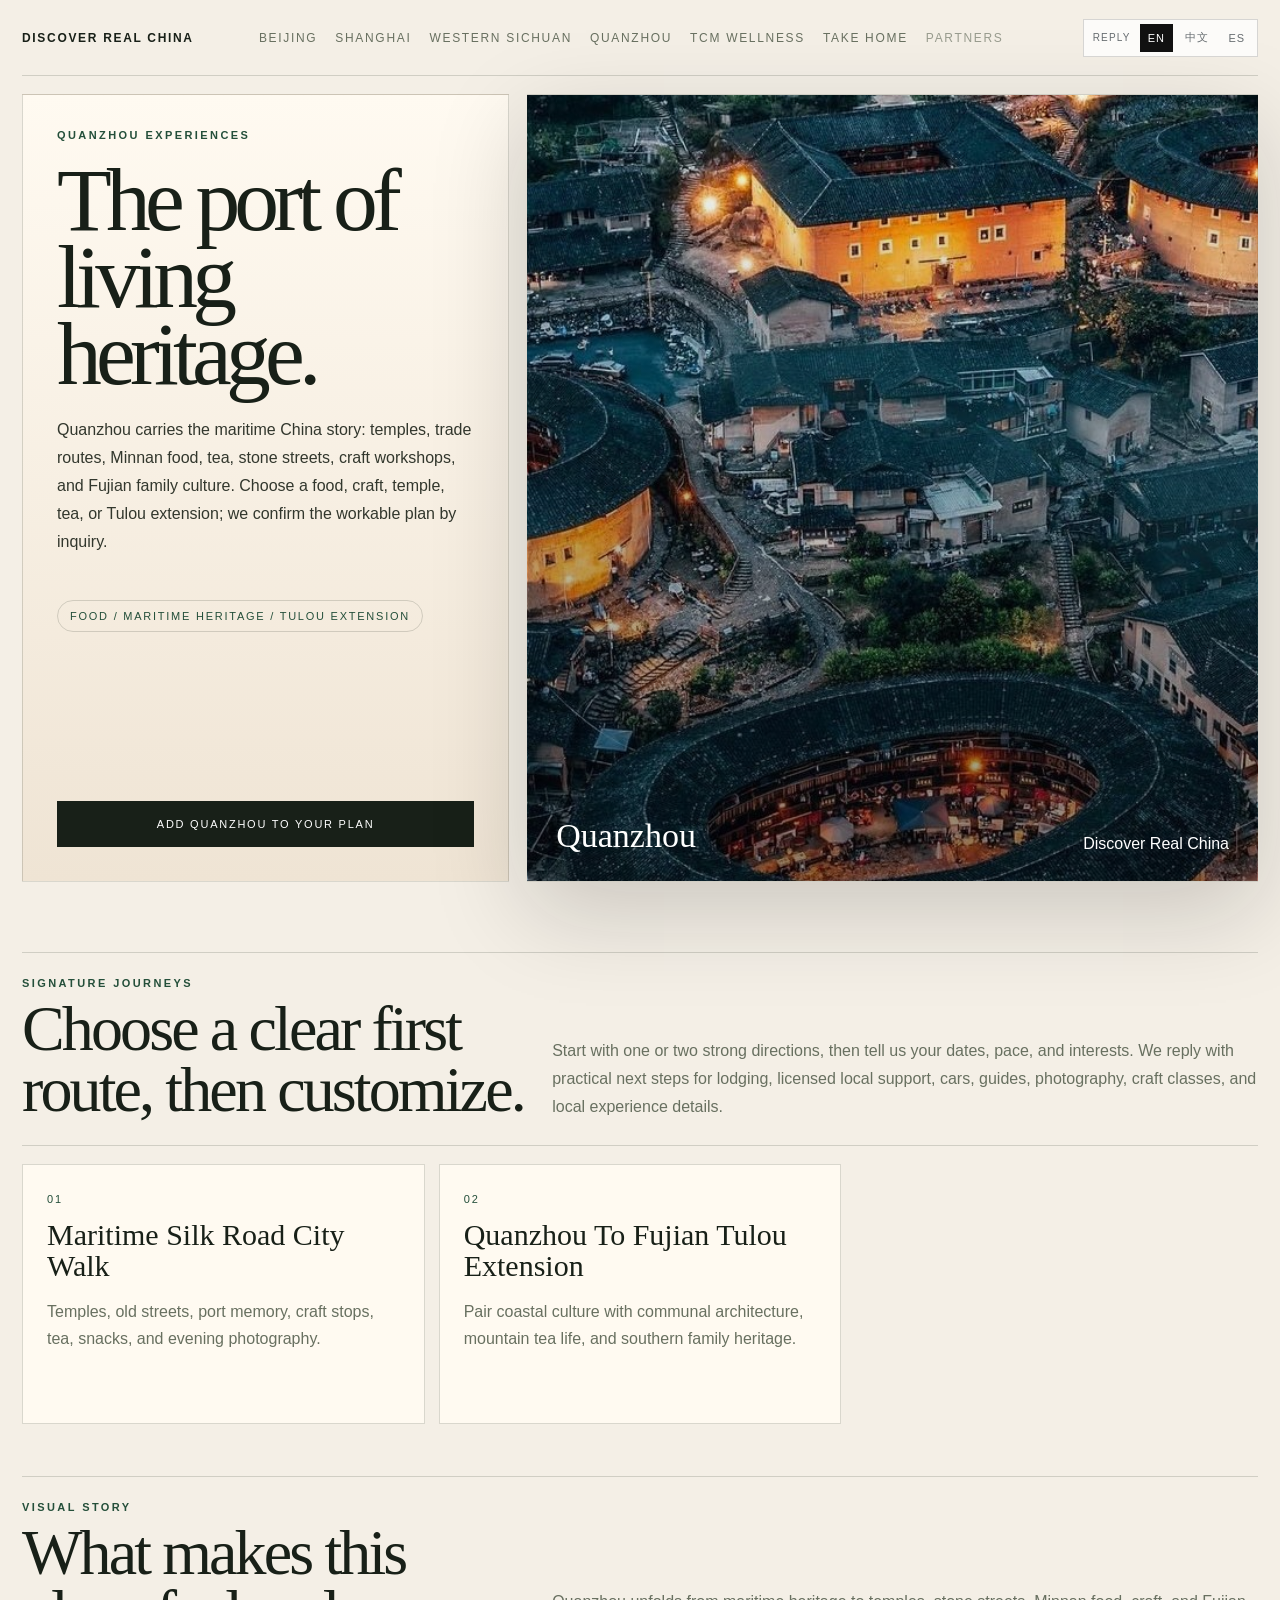
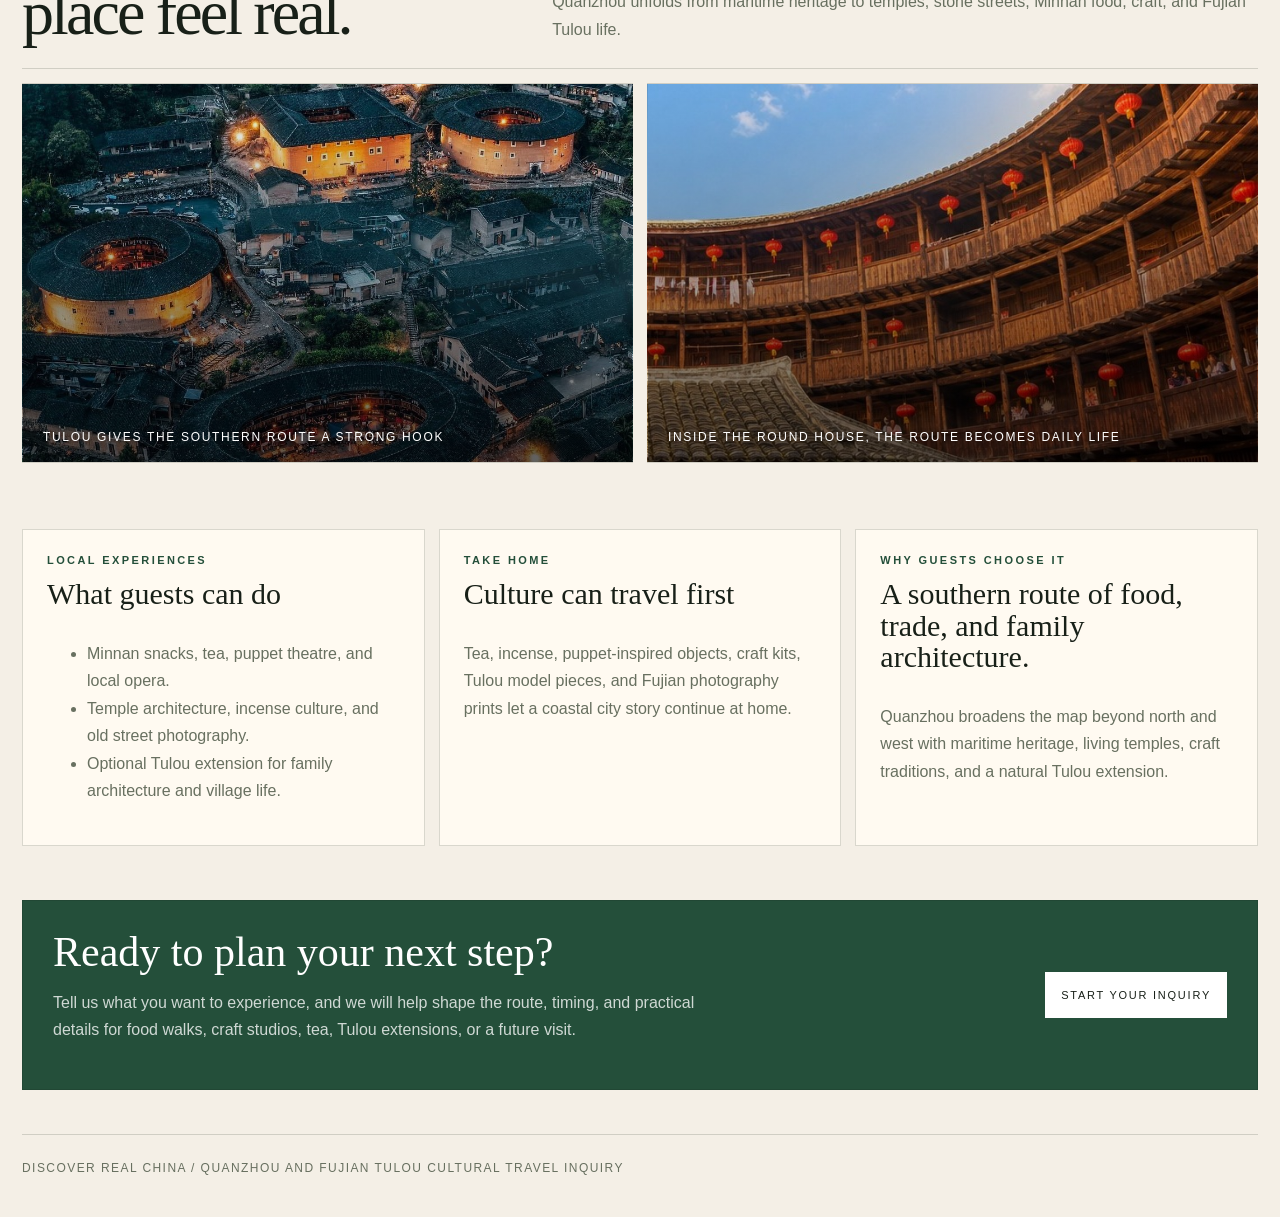
<file: quanzhou.html>
<!DOCTYPE html>
<html lang="en">
<head>
  <meta charset="UTF-8">
  <meta name="viewport" content="width=device-width, initial-scale=1.0">
  <link rel="canonical" href="https://www.discover-real-china.com/quanzhou.html">
  <title>Quanzhou | Discover Real China</title>
  <link rel="icon" href="discover-real-china-assets/favicon.svg" type="image/svg+xml">
  <style>
    :root{--bg:#f4efe6;--paper:#fffaf1;--ink:#182018;--muted:#687060;--line:rgba(24,32,24,.16);--green:#244f3a;--gold:#b88a43;--shadow:0 30px 90px rgba(18,18,18,.18)}
    *{box-sizing:border-box} html{scroll-behavior:smooth} body{margin:0;background:var(--bg);color:var(--ink);font-family:"Aptos","Segoe UI",Arial,sans-serif;-webkit-font-smoothing:antialiased} a{color:inherit;text-decoration:none} img{display:block;max-width:100%}.shell{width:min(1320px,calc(100% - 44px));margin:0 auto}.top{height:76px;display:flex;align-items:center;justify-content:space-between;border-bottom:1px solid var(--line);font-size:12px;letter-spacing:.14em;text-transform:uppercase}.brand{font-weight:800}.nav{display:flex;gap:18px;color:var(--muted)}.nav a:last-child{opacity:.65}.hero{min-height:calc(100vh - 76px);display:grid;grid-template-columns:.8fr 1.2fr;gap:18px;padding:18px 0}.copy{border:1px solid var(--line);background:linear-gradient(180deg,#fffaf1,#efe4d4);padding:34px;display:flex;flex-direction:column;justify-content:space-between}.kicker{font-size:11px;letter-spacing:.22em;text-transform:uppercase;color:var(--green);font-weight:800}.copy h1{font-family:Georgia,serif;font-weight:400;font-size:clamp(52px,7vw,112px);line-height:.86;letter-spacing:-.065em;margin:20px 0 0;max-width:8.5ch}.lead{margin-top:24px;max-width:560px;color:#32372d;font-size:16px;line-height:1.75}.lens{margin-top:28px;display:inline-flex;width:max-content;border:1px solid var(--line);border-radius:999px;padding:9px 12px;color:var(--green);font-size:11px;letter-spacing:.16em;text-transform:uppercase}.hero-img{position:relative;min-height:620px;border:1px solid var(--line);background:url('discover-real-china-assets/tulou-night-village-20260723-16x9.jpg') center/cover no-repeat;box-shadow:var(--shadow);overflow:hidden}.hero-img:after{content:"";position:absolute;inset:0;background:linear-gradient(180deg,rgba(0,0,0,.02),rgba(0,0,0,.42))}.hero-note{position:absolute;left:28px;right:28px;bottom:28px;z-index:1;color:white;display:flex;justify-content:space-between;gap:18px;align-items:end}.hero-note strong{font-family:Georgia,serif;font-weight:400;font-size:34px;line-height:1}.btn{display:inline-flex;align-items:center;justify-content:center;min-height:46px;padding:0 16px;background:var(--ink);color:white;font-size:11px;letter-spacing:.16em;text-transform:uppercase}.section{padding:52px 0 0}.section-head{display:grid;grid-template-columns:.72fr 1fr;gap:22px;align-items:end;border-top:1px solid var(--line);border-bottom:1px solid var(--line);padding:24px 0}.section-head h2{font-family:Georgia,serif;font-weight:400;font-size:clamp(38px,5vw,76px);line-height:.95;letter-spacing:-.045em;margin:10px 0 0}.section-head p{color:var(--muted);line-height:1.75;margin:0}.routes{display:grid;grid-template-columns:repeat(3,1fr);gap:14px;margin-top:18px}.routes article,.panel{border:1px solid var(--line);background:var(--paper);padding:24px;min-height:260px}.routes small{color:var(--green);font-size:11px;letter-spacing:.18em}.routes strong,.panel h3{display:block;margin-top:12px;font-family:Georgia,serif;font-weight:400;font-size:30px;line-height:1.05}.routes p,.panel p,.panel li{color:var(--muted);line-height:1.72}.gallery{display:grid;grid-template-columns:1fr 1fr;gap:14px;margin-top:14px}.photo{min-height:380px;border:1px solid var(--line);background:center/cover no-repeat;position:relative;overflow:hidden}.photo:after{content:"";position:absolute;inset:0;background:linear-gradient(180deg,rgba(0,0,0,.04),rgba(0,0,0,.62))}.photo span{position:absolute;left:20px;right:20px;bottom:18px;z-index:1;color:white;font-size:12px;letter-spacing:.14em;text-transform:uppercase}.grid{display:grid;grid-template-columns:1fr 1fr 1fr;gap:14px;margin-top:14px}.cta{margin:54px 0 44px;padding:30px;border:1px solid var(--line);background:var(--green);color:white;display:flex;justify-content:space-between;gap:20px;align-items:center}.cta h2{font-family:Georgia,serif;font-weight:400;font-size:42px;line-height:1;margin:0}.cta p{color:rgba(255,255,255,.78);max-width:680px;line-height:1.7}.cta .btn{background:white;color:var(--ink)}footer{border-top:1px solid var(--line);padding:26px 0 42px;color:var(--muted);font-size:12px;letter-spacing:.12em;text-transform:uppercase}@media(max-width:900px){.hero,.section-head,.routes,.gallery,.grid{grid-template-columns:1fr}.hero-img{min-height:520px}.hero-note{display:block}.cta{display:block}.cta .btn{margin-top:16px}.nav{display:none}.copy h1{font-size:58px}}
  </style>
  <script src="discover-real-china-assets/js/drc-language.js" defer></script>
</head>
<body>
  <div class="shell">
    <header class="top"><a class="brand" href="index.html">Discover Real China</a><nav class="nav"><a href="beijing.html">Beijing</a><a href="shanghai.html">Shanghai</a><a href="chengdu-western-sichuan.html">Western Sichuan</a><a href="quanzhou.html">Quanzhou</a><a href="tcm-wellness.html">TCM Wellness</a><a href="take-home.html">Take Home</a><a href="index.html#partners">Partners</a></nav></header>
    <main>
      <section class="hero">
        <div class="copy"><div><div class="kicker">Quanzhou Experiences</div><h1>The port of living heritage.</h1><p class="lead">Quanzhou carries the maritime China story: temples, trade routes, Minnan food, tea, stone streets, craft workshops, and Fujian family culture. Choose a food, craft, temple, tea, or Tulou extension; we confirm the workable plan by inquiry.</p><span class="lens">Food / maritime heritage / Tulou extension</span></div><a class="btn" href="index.html#inquiry">Add Quanzhou to your plan</a></div>
        <div class="hero-img"><div class="hero-note"><strong>Quanzhou</strong><span>Discover Real China</span></div></div>
      </section>
      <section class="section"><div class="section-head"><div><div class="kicker">Signature journeys</div><h2>Choose a clear first route, then customize.</h2></div><p>Start with one or two strong directions, then tell us your dates, pace, and interests. We reply with practical next steps for lodging, licensed local support, cars, guides, photography, craft classes, and local experience details.</p></div><div class="routes"><article><small>01</small><strong>Maritime Silk Road City Walk</strong><p>Temples, old streets, port memory, craft stops, tea, snacks, and evening photography.</p></article><article><small>02</small><strong>Quanzhou To Fujian Tulou Extension</strong><p>Pair coastal culture with communal architecture, mountain tea life, and southern family heritage.</p></article></div></section>
      <section class="section"><div class="section-head"><div><div class="kicker">Visual story</div><h2>What makes this place feel real.</h2></div><p>Quanzhou unfolds from maritime heritage to temples, stone streets, Minnan food, craft, and Fujian Tulou life.</p></div><div class="gallery"><div class="photo" style="background-image:url('discover-real-china-assets/tulou-night-village-20260723-16x9.jpg')"><span>Tulou gives the southern route a strong hook</span></div><div class="photo" style="background-image:url('discover-real-china-assets/tulou-interior-courtyard-20260723-16x9.jpg')"><span>Inside the round house, the route becomes daily life</span></div></div></section>
      <section class="section"><div class="grid"><div class="panel"><div class="kicker">Local experiences</div><h3>What guests can do</h3><ul><li>Minnan snacks, tea, puppet theatre, and local opera.</li><li>Temple architecture, incense culture, and old street photography.</li><li>Optional Tulou extension for family architecture and village life.</li></ul></div><div class="panel"><div class="kicker">Take Home</div><h3>Culture can travel first</h3><p>Tea, incense, puppet-inspired objects, craft kits, Tulou model pieces, and Fujian photography prints let a coastal city story continue at home.</p></div><div class="panel"><div class="kicker">Why guests choose it</div><h3>A southern route of food, trade, and family architecture.</h3><p>Quanzhou broadens the map beyond north and west with maritime heritage, living temples, craft traditions, and a natural Tulou extension.</p></div></div></section>
      <section class="cta"><div><h2>Ready to plan your next step?</h2><p>Tell us what you want to experience, and we will help shape the route, timing, and practical details for food walks, craft studios, tea, Tulou extensions, or a future visit.</p></div><a class="btn" href="index.html#inquiry">Start your inquiry</a></section>
    </main>
    <footer>Discover Real China / Quanzhou and Fujian Tulou cultural travel inquiry</footer>
  </div>
</body>
</html>
</file>
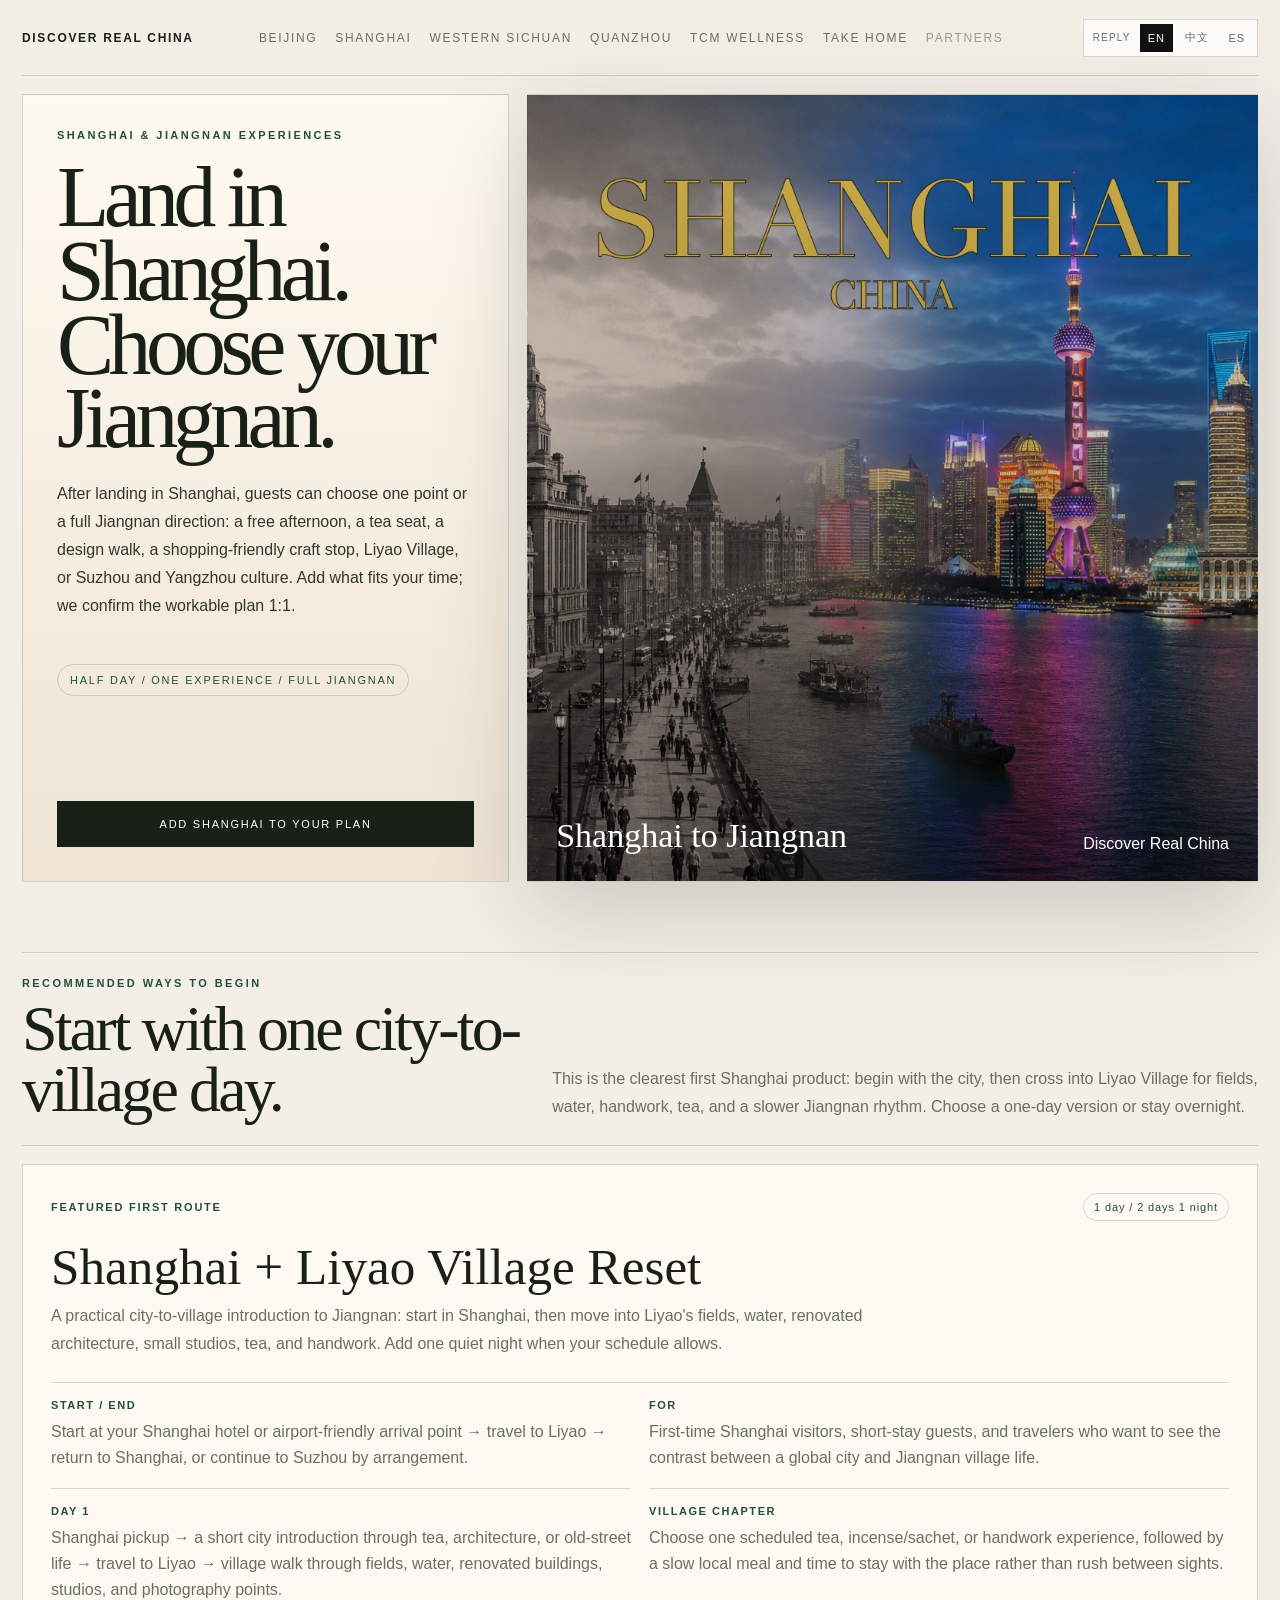
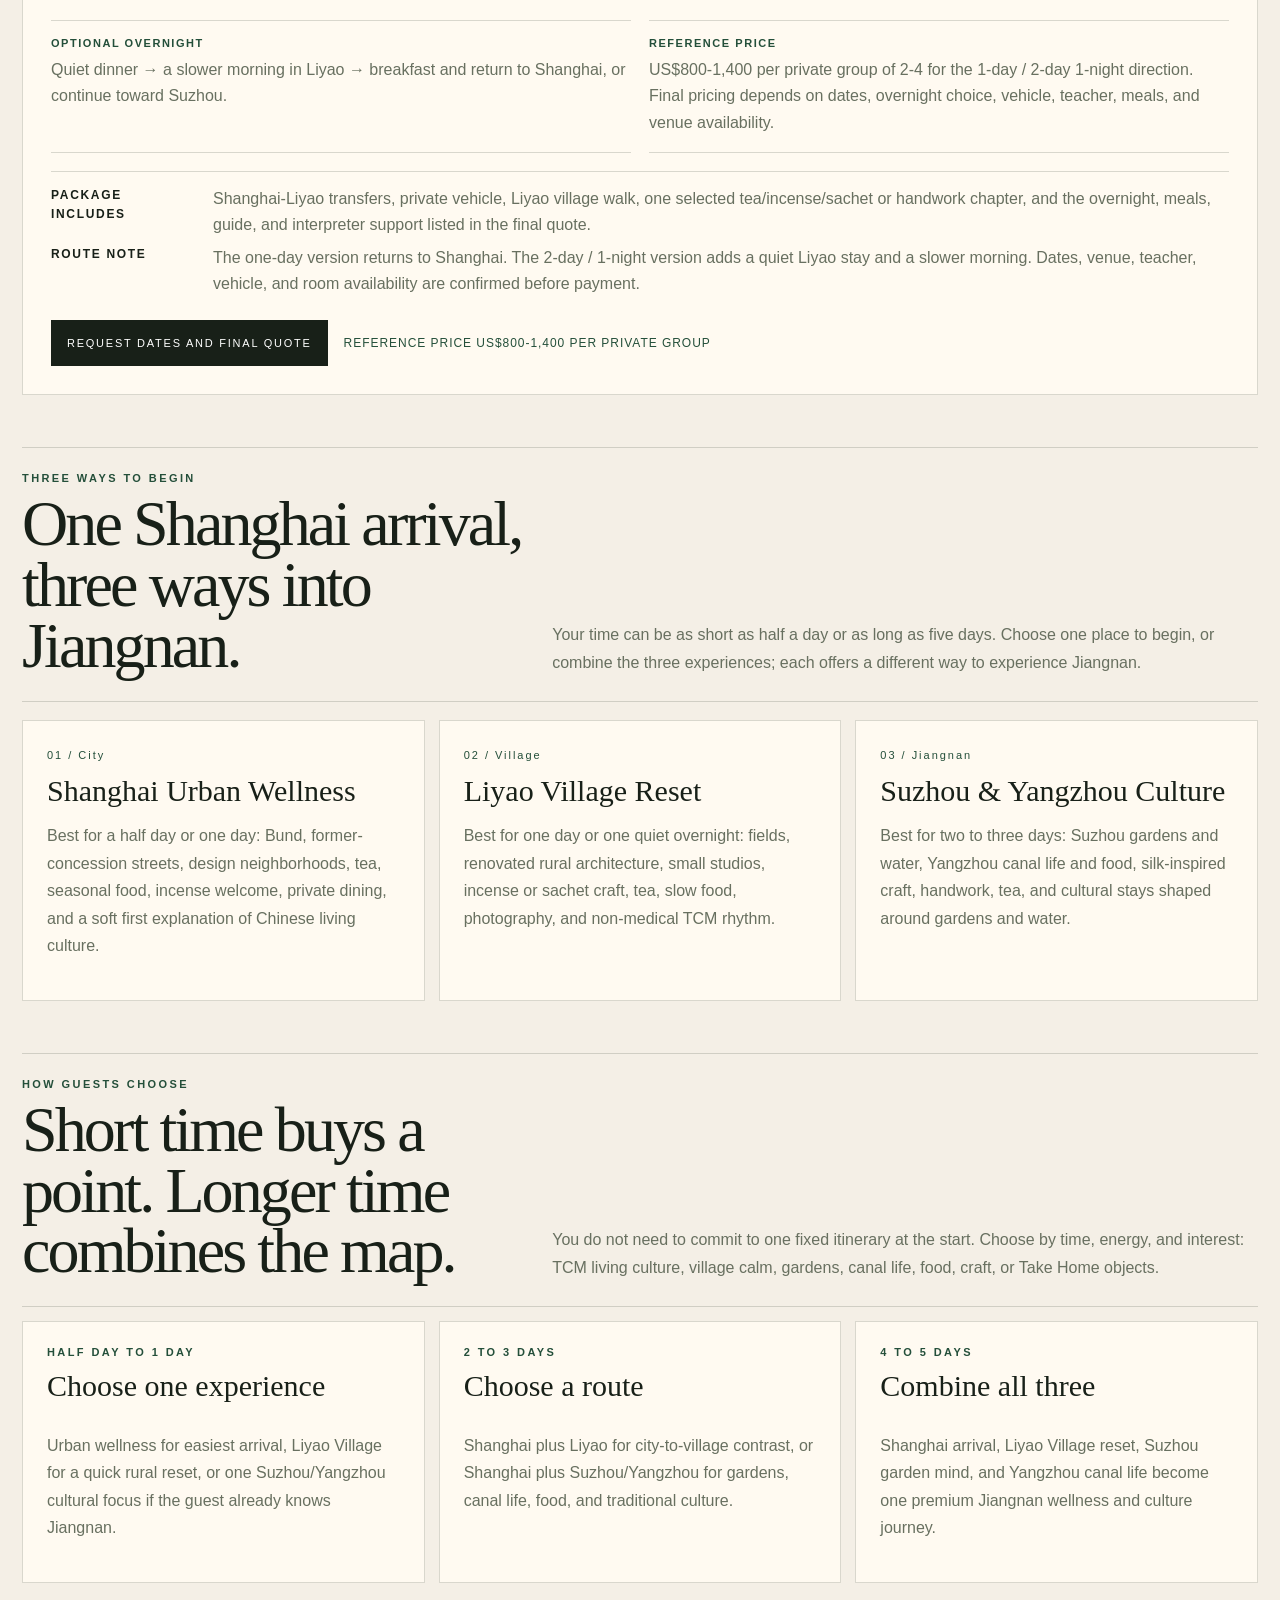
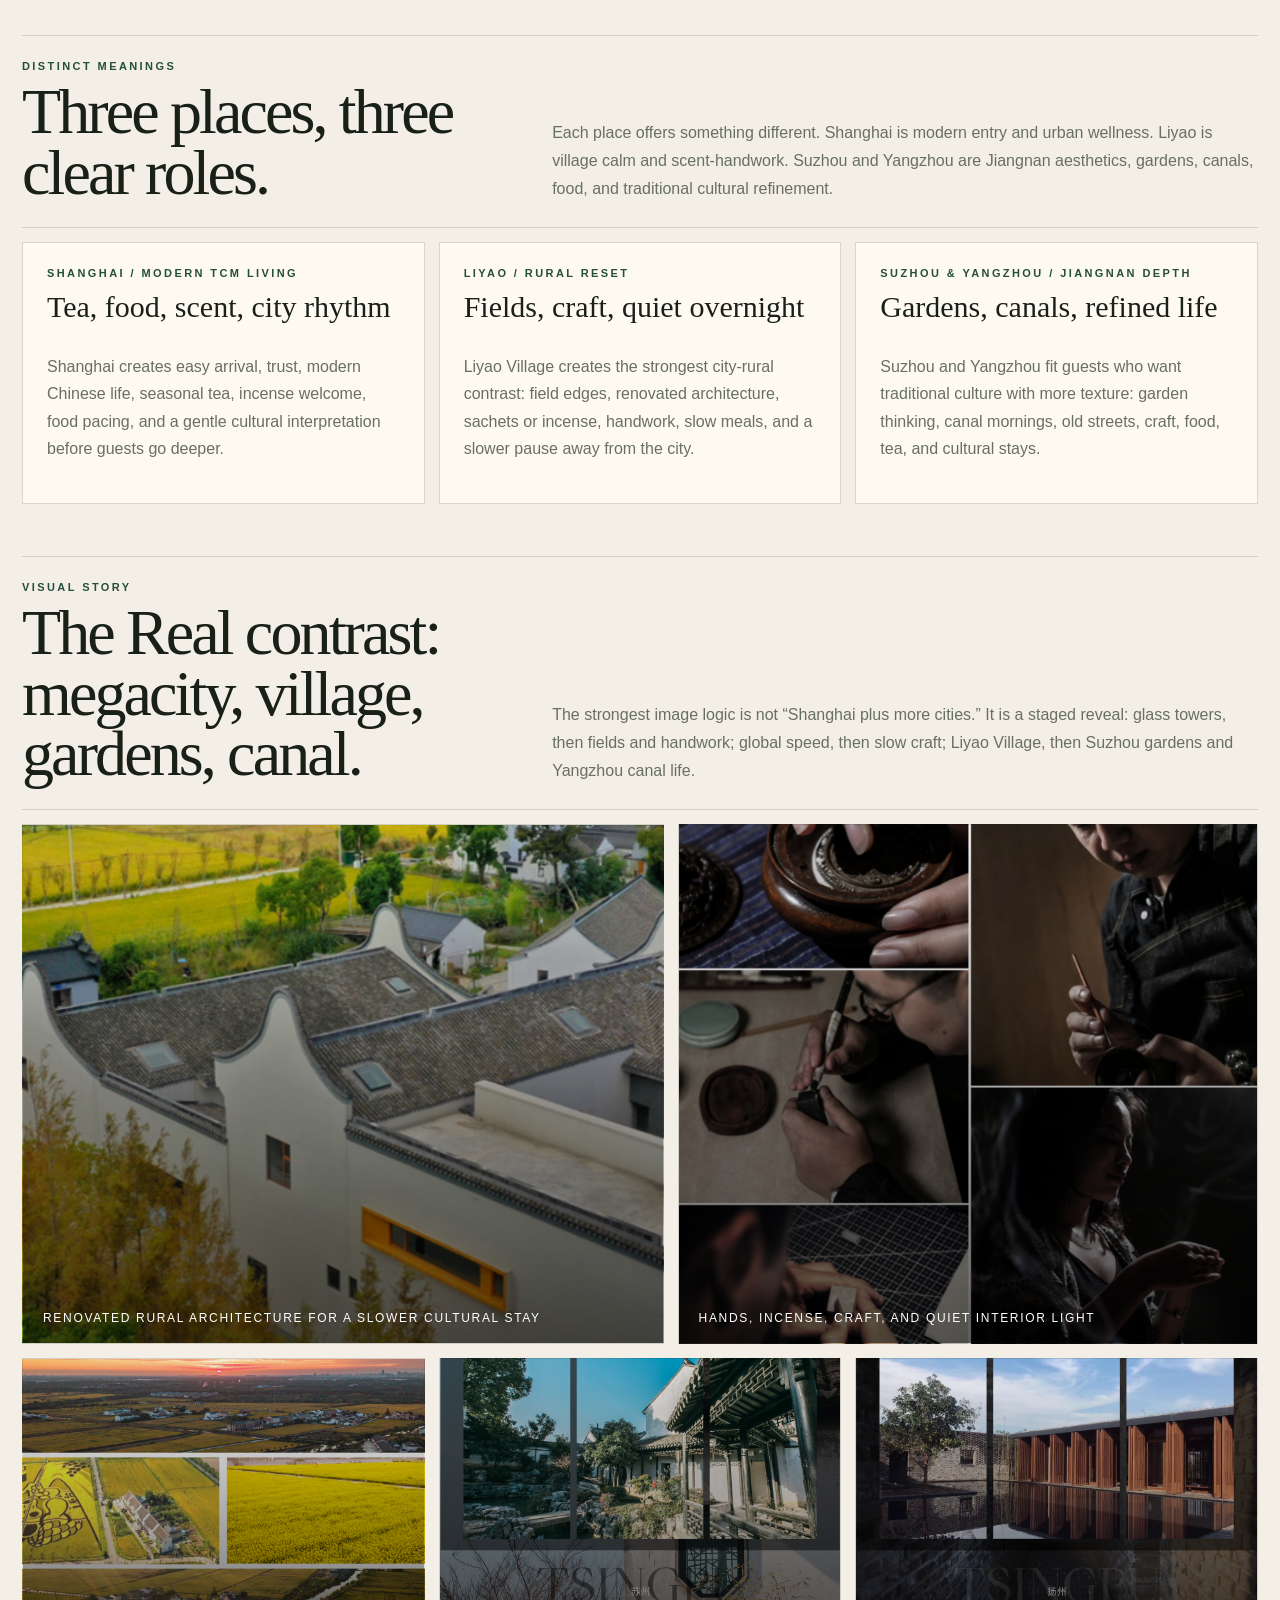
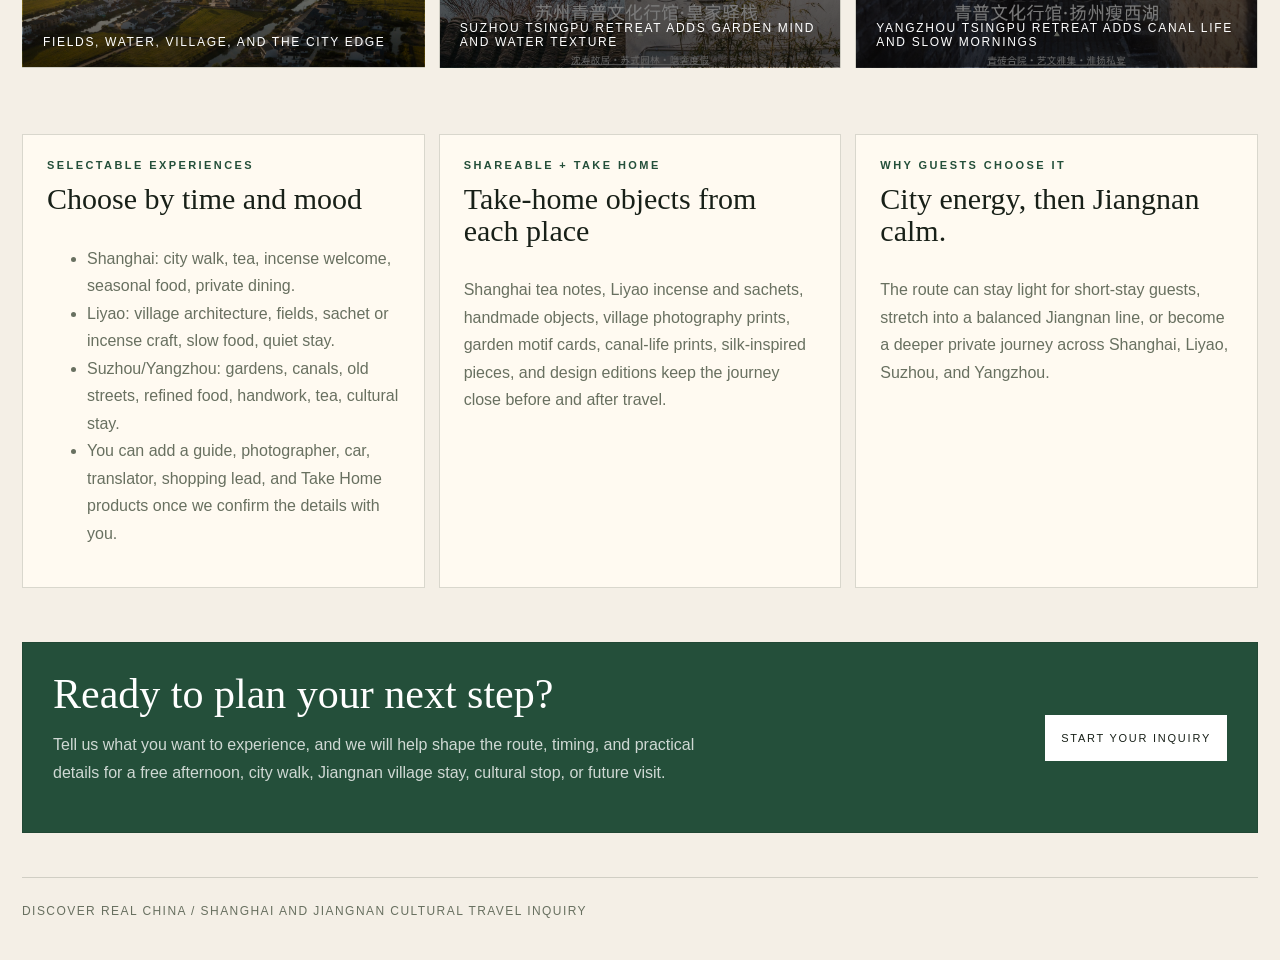
<file: shanghai.html>
﻿<!DOCTYPE html>
<html lang="en">
<head>
  <meta charset="UTF-8">
  <meta name="viewport" content="width=device-width, initial-scale=1.0">
  <link rel="canonical" href="https://www.discover-real-china.com/shanghai.html">
  <title>Shanghai & Jiangnan Villages | Discover Real China</title>
  <link rel="icon" href="discover-real-china-assets/favicon.svg" type="image/svg+xml">
  <link rel="stylesheet" href="discover-real-china-assets/css/drc-entry-itineraries.css">
  <style>
    :root{--bg:#f4efe6;--paper:#fffaf1;--ink:#182018;--muted:#687060;--line:rgba(24,32,24,.16);--green:#244f3a;--gold:#b88a43;--shadow:0 30px 90px rgba(18,18,18,.18)}
    *{box-sizing:border-box}html{scroll-behavior:smooth}body{margin:0;background:var(--bg);color:var(--ink);font-family:"Aptos","Segoe UI",Arial,sans-serif;-webkit-font-smoothing:antialiased}a{color:inherit;text-decoration:none}img{display:block;max-width:100%}.shell{width:min(1320px,calc(100% - 44px));margin:0 auto}.top{height:76px;display:flex;align-items:center;justify-content:space-between;border-bottom:1px solid var(--line);font-size:12px;letter-spacing:.14em;text-transform:uppercase}.brand{font-weight:800}.nav{display:flex;gap:18px;color:var(--muted)}.nav a:last-child{opacity:.65}.hero{min-height:calc(100vh - 76px);display:grid;grid-template-columns:.8fr 1.2fr;gap:18px;padding:18px 0}.copy{border:1px solid var(--line);background:linear-gradient(180deg,#fffaf1,#efe4d4);padding:34px;display:flex;flex-direction:column;justify-content:space-between}.kicker{font-size:11px;letter-spacing:.22em;text-transform:uppercase;color:var(--green);font-weight:800}.copy h1{font-family:Georgia,serif;font-weight:400;font-size:clamp(50px,6.7vw,108px);line-height:.86;letter-spacing:-.065em;margin:20px 0 0;max-width:9.4ch}.lead{margin-top:24px;max-width:600px;color:#32372d;font-size:16px;line-height:1.75}.lens{margin-top:28px;display:inline-flex;width:max-content;border:1px solid var(--line);border-radius:999px;padding:9px 12px;color:var(--green);font-size:11px;letter-spacing:.16em;text-transform:uppercase}.hero-img{position:relative;min-height:620px;border:1px solid var(--line);background:url('discover-real-china-assets/shanghai-cover-web-16x9.jpg') center/cover no-repeat;box-shadow:var(--shadow);overflow:hidden}.hero-img:after{content:"";position:absolute;inset:0;background:linear-gradient(180deg,rgba(0,0,0,.02),rgba(0,0,0,.42))}.hero-note{position:absolute;left:28px;right:28px;bottom:28px;z-index:1;color:white;display:flex;justify-content:space-between;gap:18px;align-items:end}.hero-note strong{font-family:Georgia,serif;font-weight:400;font-size:34px;line-height:1}.btn{display:inline-flex;align-items:center;justify-content:center;min-height:46px;padding:0 16px;background:var(--ink);color:white;font-size:11px;letter-spacing:.16em;text-transform:uppercase}.section{padding:52px 0 0}.section-head{display:grid;grid-template-columns:.72fr 1fr;gap:22px;align-items:end;border-top:1px solid var(--line);border-bottom:1px solid var(--line);padding:24px 0}.section-head h2{font-family:Georgia,serif;font-weight:400;font-size:clamp(38px,5vw,76px);line-height:.95;letter-spacing:-.045em;margin:10px 0 0}.section-head p{color:var(--muted);line-height:1.75;margin:0}.routes{display:grid;grid-template-columns:repeat(3,1fr);gap:14px;margin-top:18px}.routes article,.panel{border:1px solid var(--line);background:var(--paper);padding:24px;min-height:260px}.routes small{color:var(--green);font-size:11px;letter-spacing:.18em}.routes strong,.panel h3{display:block;margin-top:12px;font-family:Georgia,serif;font-weight:400;font-size:30px;line-height:1.05}.routes p,.panel p,.panel li{color:var(--muted);line-height:1.72}.gallery{display:grid;grid-template-columns:1.05fr .95fr;gap:14px;margin-top:14px}.photo{min-height:410px;border:1px solid var(--line);background:center/cover no-repeat;position:relative;overflow:hidden}.photo.tall{min-height:520px}.photo:after{content:"";position:absolute;inset:0;background:linear-gradient(180deg,rgba(0,0,0,.04),rgba(0,0,0,.62))}.photo span{position:absolute;left:20px;right:20px;bottom:18px;z-index:1;color:white;font-size:12px;letter-spacing:.14em;text-transform:uppercase}.mosaic{display:grid;grid-template-columns:repeat(3,1fr);gap:14px;margin-top:14px}.mosaic .photo{min-height:310px}.grid{display:grid;grid-template-columns:1fr 1fr 1fr;gap:14px;margin-top:14px}.cta{margin:54px 0 44px;padding:30px;border:1px solid var(--line);background:var(--green);color:white;display:flex;justify-content:space-between;gap:20px;align-items:center}.cta h2{font-family:Georgia,serif;font-weight:400;font-size:42px;line-height:1;margin:0}.cta p{color:rgba(255,255,255,.78);max-width:680px;line-height:1.7}.cta .btn{background:white;color:var(--ink)}footer{border-top:1px solid var(--line);padding:26px 0 42px;color:var(--muted);font-size:12px;letter-spacing:.12em;text-transform:uppercase}@media(max-width:900px){.hero,.section-head,.routes,.gallery,.mosaic,.grid{grid-template-columns:1fr}.hero-img{min-height:520px}.hero-note{display:block}.cta{display:block}.cta .btn{margin-top:16px}.nav{display:none}.copy h1{font-size:54px}}
  </style>
  <script src="discover-real-china-assets/js/drc-language.js" defer></script>
</head>
<body>
  <div class="shell">
    <header class="top"><a class="brand" href="index.html">Discover Real China</a><nav class="nav"><a href="beijing.html">Beijing</a><a href="shanghai.html">Shanghai</a><a href="chengdu-western-sichuan.html">Western Sichuan</a><a href="quanzhou.html">Quanzhou</a><a href="tcm-wellness.html">TCM Wellness</a><a href="take-home.html">Take Home</a><a href="index.html#partners">Partners</a></nav></header>
    <main>
      <section class="hero">
        <div class="copy"><div><div class="kicker">Shanghai & Jiangnan Experiences</div><h1>Land in Shanghai. Choose your Jiangnan.</h1><p class="lead">After landing in Shanghai, guests can choose one point or a full Jiangnan direction: a free afternoon, a tea seat, a design walk, a shopping-friendly craft stop, Liyao Village, or Suzhou and Yangzhou culture. Add what fits your time; we confirm the workable plan 1:1.</p><span class="lens">Half day / one experience / full Jiangnan</span></div><a class="btn" href="index.html#inquiry">Add Shanghai to your plan</a></div>
        <div class="hero-img"><div class="hero-note"><strong>Shanghai to Jiangnan</strong><span>Discover Real China</span></div></div>
      </section>
      <section class="section entry-itinerary-section" id="recommended-ways-to-begin">
        <div class="section-head">
          <div><div class="kicker">Recommended Ways to Begin</div><h2>Start with one city-to-village day.</h2></div>
          <p>This is the clearest first Shanghai product: begin with the city, then cross into Liyao Village for fields, water, handwork, tea, and a slower Jiangnan rhythm. Choose a one-day version or stay overnight.</p>
        </div>
        <div class="entry-itinerary-grid">
          <article class="entry-itinerary-card">
            <div class="entry-itinerary-card-top"><span class="entry-itinerary-label">Featured first route</span><span class="entry-itinerary-duration">1 day / 2 days 1 night</span></div>
            <h3>Shanghai + Liyao Village Reset</h3>
            <p class="entry-itinerary-intro">A practical city-to-village introduction to Jiangnan: start in Shanghai, then move into Liyao's fields, water, renovated architecture, small studios, tea, and handwork. Add one quiet night when your schedule allows.</p>
            <dl class="entry-itinerary-details">
              <div class="entry-itinerary-detail"><dt>Start / end</dt><dd>Start at your Shanghai hotel or airport-friendly arrival point → travel to Liyao → return to Shanghai, or continue to Suzhou by arrangement.</dd></div>
              <div class="entry-itinerary-detail"><dt>For</dt><dd>First-time Shanghai visitors, short-stay guests, and travelers who want to see the contrast between a global city and Jiangnan village life.</dd></div>
              <div class="entry-itinerary-detail"><dt>Day 1</dt><dd>Shanghai pickup → a short city introduction through tea, architecture, or old-street life → travel to Liyao → village walk through fields, water, renovated buildings, studios, and photography points.</dd></div>
              <div class="entry-itinerary-detail"><dt>Village chapter</dt><dd>Choose one scheduled tea, incense/sachet, or handwork experience, followed by a slow local meal and time to stay with the place rather than rush between sights.</dd></div>
              <div class="entry-itinerary-detail"><dt>Optional overnight</dt><dd>Quiet dinner → a slower morning in Liyao → breakfast and return to Shanghai, or continue toward Suzhou.</dd></div>
              <div class="entry-itinerary-detail"><dt>Reference price</dt><dd>US$800-1,400 per private group of 2-4 for the 1-day / 2-day 1-night direction. Final pricing depends on dates, overnight choice, vehicle, teacher, meals, and venue availability.</dd></div>
            </dl>
            <div class="package-includes"><strong>Package includes</strong><span>Shanghai-Liyao transfers, private vehicle, Liyao village walk, one selected tea/incense/sachet or handwork chapter, and the overnight, meals, guide, and interpreter support listed in the final quote.</span><strong>Route note</strong><span>The one-day version returns to Shanghai. The 2-day / 1-night version adds a quiet Liyao stay and a slower morning. Dates, venue, teacher, vehicle, and room availability are confirmed before payment.</span></div>
            <div class="entry-itinerary-actions"><a class="btn" href="index.html?journey=Shanghai%20and%20Liyao%20Village%20Reset&destination=Shanghai&entry=Shanghai#inquiry">Request dates and final quote</a><span class="entry-itinerary-price">Reference price US$800-1,400 per private group</span></div>
          </article>
        </div>
      </section>
      <section class="section" id="jiangnan-modules"><div class="section-head"><div><div class="kicker">Three ways to begin</div><h2>One Shanghai arrival, three ways into Jiangnan.</h2></div><p>Your time can be as short as half a day or as long as five days. Choose one place to begin, or combine the three experiences; each offers a different way to experience Jiangnan.</p></div><div class="routes"><article><small>01 / City</small><strong>Shanghai Urban Wellness</strong><p>Best for a half day or one day: Bund, former-concession streets, design neighborhoods, tea, seasonal food, incense welcome, private dining, and a soft first explanation of Chinese living culture.</p></article><article><small>02 / Village</small><strong>Liyao Village Reset</strong><p>Best for one day or one quiet overnight: fields, renovated rural architecture, small studios, incense or sachet craft, tea, slow food, photography, and non-medical TCM rhythm.</p></article><article><small>03 / Jiangnan</small><strong>Suzhou & Yangzhou Culture</strong><p>Best for two to three days: Suzhou gardens and water, Yangzhou canal life and food, silk-inspired craft, handwork, tea, and cultural stays shaped around gardens and water.</p></article></div></section>
      <section class="section" id="liyao-wellness"><div class="section-head"><div><div class="kicker">How guests choose</div><h2>Short time buys a point. Longer time combines the map.</h2></div><p>You do not need to commit to one fixed itinerary at the start. Choose by time, energy, and interest: TCM living culture, village calm, gardens, canal life, food, craft, or Take Home objects.</p></div><div class="grid"><div class="panel"><div class="kicker">Half day to 1 day</div><h3>Choose one experience</h3><p>Urban wellness for easiest arrival, Liyao Village for a quick rural reset, or one Suzhou/Yangzhou cultural focus if the guest already knows Jiangnan.</p></div><div class="panel"><div class="kicker">2 to 3 days</div><h3>Choose a route</h3><p>Shanghai plus Liyao for city-to-village contrast, or Shanghai plus Suzhou/Yangzhou for gardens, canal life, food, and traditional culture.</p></div><div class="panel"><div class="kicker">4 to 5 days</div><h3>Combine all three</h3><p>Shanghai arrival, Liyao Village reset, Suzhou garden mind, and Yangzhou canal life become one premium Jiangnan wellness and culture journey.</p></div></div></section>
      <section class="section" id="suzhou-yangzhou"><div class="section-head"><div><div class="kicker">Distinct meanings</div><h2>Three places, three clear roles.</h2></div><p>Each place offers something different. Shanghai is modern entry and urban wellness. Liyao is village calm and scent-handwork. Suzhou and Yangzhou are Jiangnan aesthetics, gardens, canals, food, and traditional cultural refinement.</p></div><div class="grid"><div class="panel"><div class="kicker">Shanghai / modern TCM living</div><h3>Tea, food, scent, city rhythm</h3><p>Shanghai creates easy arrival, trust, modern Chinese life, seasonal tea, incense welcome, food pacing, and a gentle cultural interpretation before guests go deeper.</p></div><div class="panel"><div class="kicker">Liyao / rural reset</div><h3>Fields, craft, quiet overnight</h3><p>Liyao Village creates the strongest city-rural contrast: field edges, renovated architecture, sachets or incense, handwork, slow meals, and a slower pause away from the city.</p></div><div class="panel"><div class="kicker">Suzhou & Yangzhou / Jiangnan depth</div><h3>Gardens, canals, refined life</h3><p>Suzhou and Yangzhou fit guests who want traditional culture with more texture: garden thinking, canal mornings, old streets, craft, food, tea, and cultural stays.</p></div></div></section>
      <section class="section"><div class="section-head"><div><div class="kicker">Visual story</div><h2>The Real contrast: megacity, village, gardens, canal.</h2></div><p>The strongest image logic is not “Shanghai plus more cities.” It is a staged reveal: glass towers, then fields and handwork; global speed, then slow craft; Liyao Village, then Suzhou gardens and Yangzhou canal life.</p></div><div class="gallery"><div class="photo tall" style="background-image:url('discover-real-china-assets/liyao-village/liyao-retreat-architecture.png')"><span>Renovated rural architecture for a slower cultural stay</span></div><div class="photo tall" style="background-image:url('discover-real-china-assets/liyao-village/liyao-craft-incense.png')"><span>Hands, incense, craft, and quiet interior light</span></div></div><div class="mosaic"><div class="photo" style="background-image:url('discover-real-china-assets/liyao-village/liyao-fields-city-edge.png')"><span>Fields, water, village, and the city edge</span></div><div class="photo" style="background-image:url('discover-real-china-assets/qingpu-tu-wen/selected-clean-crops/suzhou-qingpu-retreat-full.jpg')"><span>Suzhou Tsingpu retreat adds garden mind and water texture</span></div><div class="photo" style="background-image:url('discover-real-china-assets/qingpu-tu-wen/selected-clean-crops/yangzhou-qingpu-retreat-full.jpg')"><span>Yangzhou Tsingpu retreat adds canal life and slow mornings</span></div></div></section>
      <section class="section"><div class="grid"><div class="panel"><div class="kicker">Selectable experiences</div><h3>Choose by time and mood</h3><ul><li>Shanghai: city walk, tea, incense welcome, seasonal food, private dining.</li><li>Liyao: village architecture, fields, sachet or incense craft, slow food, quiet stay.</li><li>Suzhou/Yangzhou: gardens, canals, old streets, refined food, handwork, tea, cultural stay.</li><li>You can add a guide, photographer, car, translator, shopping lead, and Take Home products once we confirm the details with you.</li></ul></div><div class="panel"><div class="kicker">Shareable + Take Home</div><h3>Take-home objects from each place</h3><p>Shanghai tea notes, Liyao incense and sachets, handmade objects, village photography prints, garden motif cards, canal-life prints, silk-inspired pieces, and design editions keep the journey close before and after travel.</p></div><div class="panel"><div class="kicker">Why guests choose it</div><h3>City energy, then Jiangnan calm.</h3><p>The route can stay light for short-stay guests, stretch into a balanced Jiangnan line, or become a deeper private journey across Shanghai, Liyao, Suzhou, and Yangzhou.</p></div></div></section>
      <section class="cta"><div><h2>Ready to plan your next step?</h2><p>Tell us what you want to experience, and we will help shape the route, timing, and practical details for a free afternoon, city walk, Jiangnan village stay, cultural stop, or future visit.</p></div><a class="btn" href="index.html#inquiry">Start your inquiry</a></section>
    </main>
    <footer>Discover Real China / Shanghai and Jiangnan cultural travel inquiry</footer>
  </div>
</body>
</html>
</file>
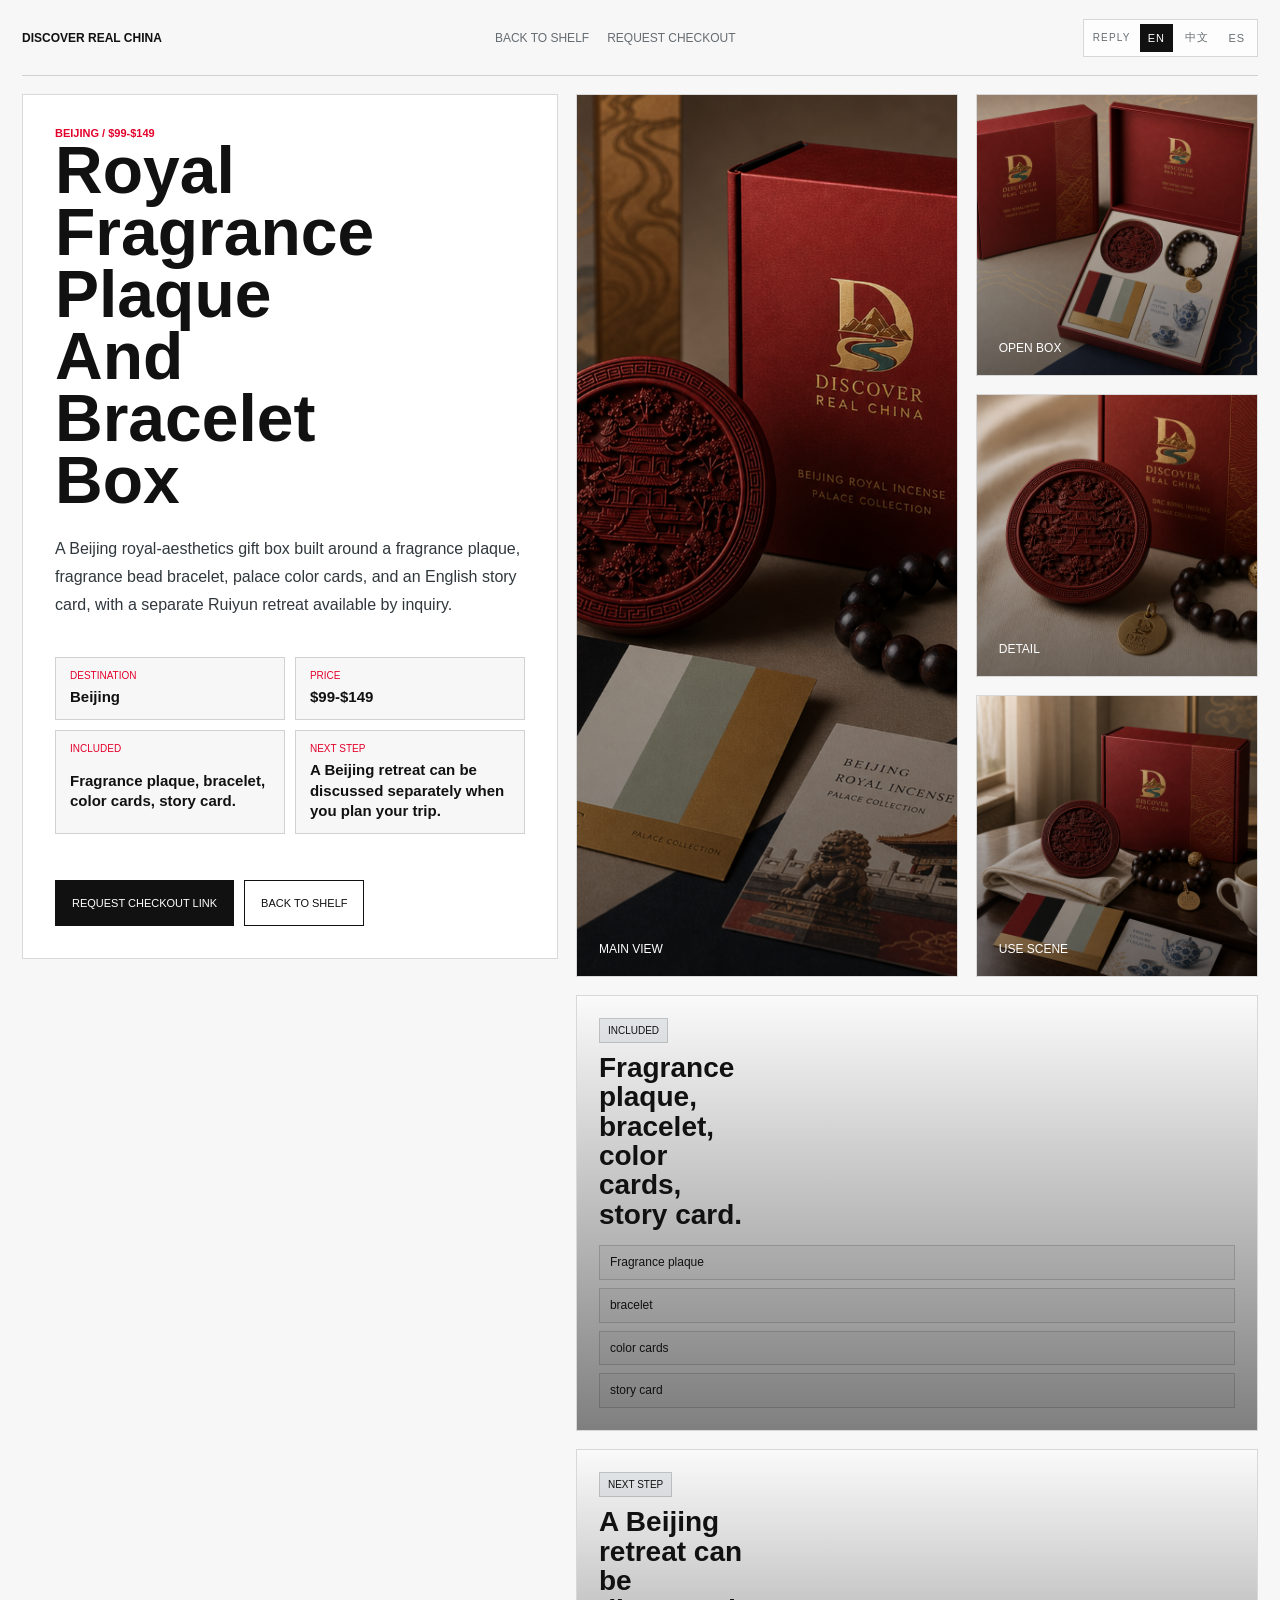
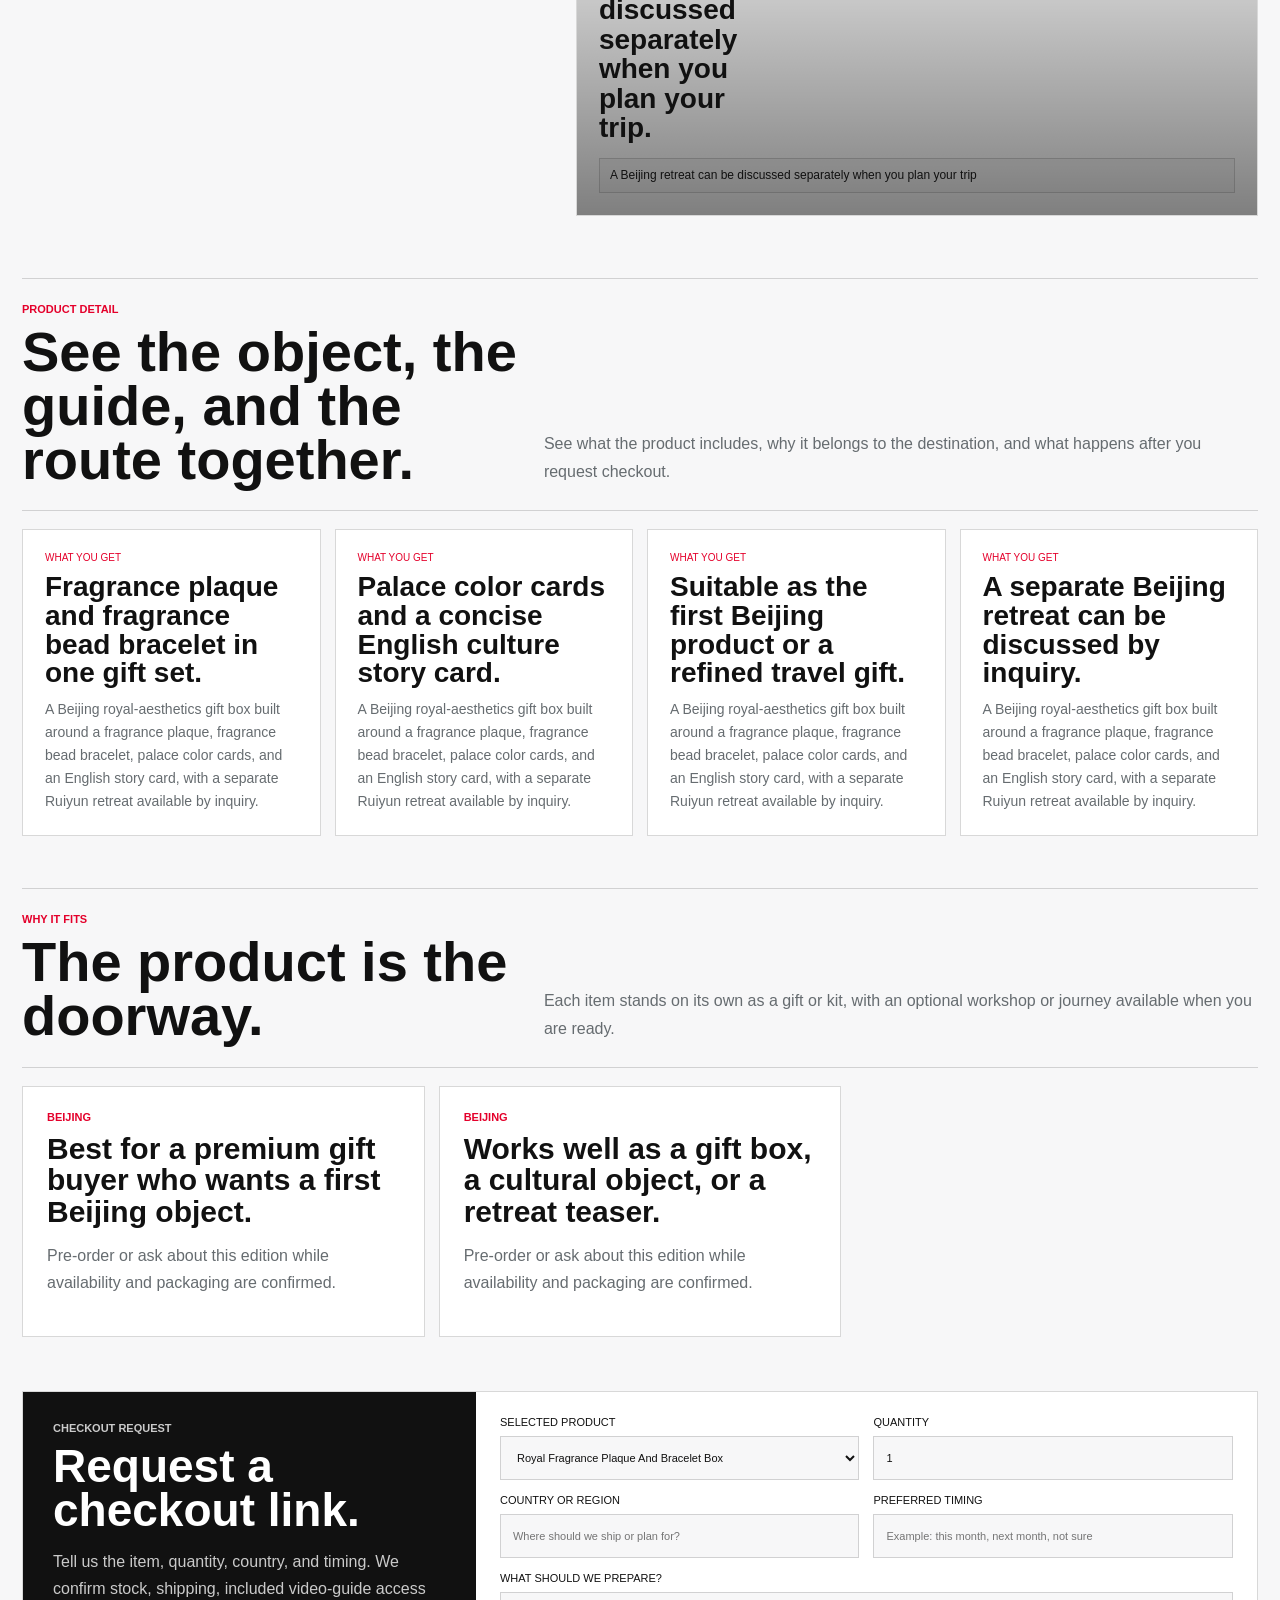
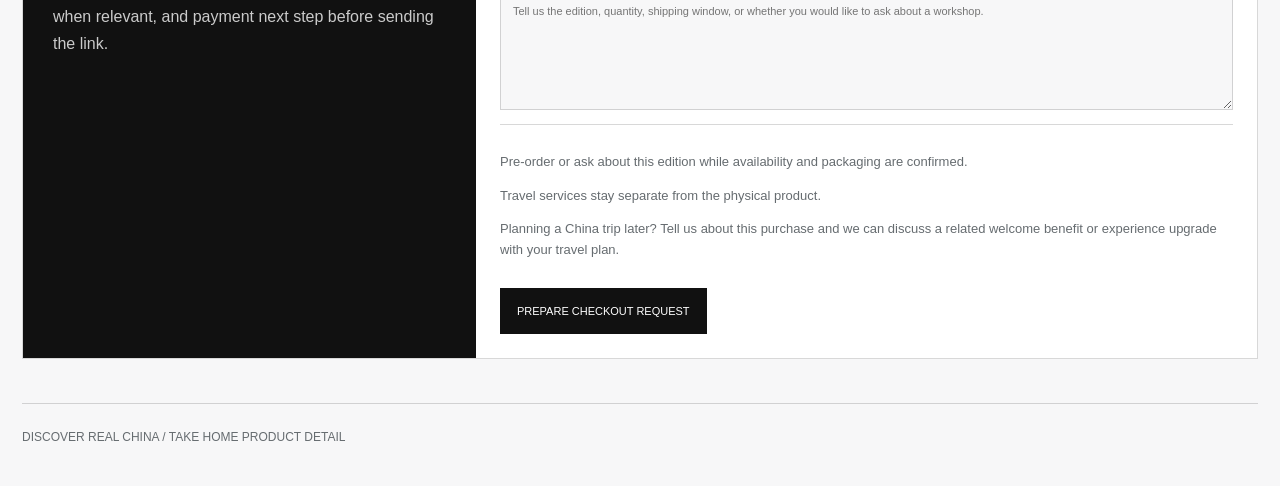
<file: take-home-product.html>
<!DOCTYPE html>
<html lang="en">
<head>
  <meta charset="UTF-8">
  <meta name="viewport" content="width=device-width, initial-scale=1.0">
  <link rel="canonical" href="https://www.discover-real-china.com/take-home-product.html">
  <title>Product Detail | Discover Real China</title>
  <link rel="icon" href="discover-real-china-assets/favicon.svg" type="image/svg+xml">
  <style>
    :root{
      --bg:#f7f7f8;
      --surface:#ffffff;
      --ink:#111111;
      --muted:#666c70;
      --line:rgba(17,17,17,.16);
      --accent:#e4002b;
      --mist:#eceff1;
    }
    *{box-sizing:border-box}
    html{scroll-behavior:smooth}
    body{margin:0;background:var(--bg);color:var(--ink);font-family:"Aptos","Segoe UI",Arial,sans-serif;-webkit-font-smoothing:antialiased}
    a{color:inherit;text-decoration:none}
    .shell{width:min(1360px,calc(100% - 44px));margin:0 auto}
    .top{height:76px;display:flex;align-items:center;justify-content:space-between;border-bottom:1px solid var(--line);font-size:12px;text-transform:uppercase}
    .brand{font-weight:800}
    .nav{display:flex;gap:18px;color:var(--muted)}
    .hero{min-height:auto;display:grid;grid-template-columns:minmax(320px,.88fr) minmax(0,1.12fr);gap:18px;padding:18px 0 10px;align-items:start}
    .hero-copy{position:sticky;top:18px;align-self:start;border:1px solid var(--line);background:var(--surface);padding:32px;display:grid;gap:22px;align-content:start}
    .kicker{font-size:11px;text-transform:uppercase;color:var(--accent);font-weight:800}
    h1,h2,h3{font-family:"Aptos","Segoe UI",Arial,sans-serif;font-weight:800;margin:0}
    h1{font-size:66px;line-height:.94;max-width:8.5ch}
    .lead{margin-top:24px;max-width:620px;color:#30383c;font-size:16px;line-height:1.75}
    .hero-actions,.actions{display:flex;gap:10px;flex-wrap:wrap;margin-top:24px}
    .hero-meta{display:grid;grid-template-columns:repeat(2,minmax(0,1fr));gap:10px}
    .hero-meta article{border:1px solid var(--line);background:var(--bg);padding:12px 14px;display:grid;gap:6px}
    .hero-meta small{font-size:10px;text-transform:uppercase;color:var(--accent)}
    .hero-meta strong{font-size:15px;line-height:1.35}
    .btn{display:inline-flex;align-items:center;justify-content:center;min-height:46px;padding:0 16px;background:var(--ink);color:white;font-size:11px;text-transform:uppercase;border:1px solid var(--ink)}
    .btn.secondary{background:transparent;color:var(--ink)}
    .hero-media{display:grid;gap:18px;align-content:start}
    .gallery{display:grid;grid-template-columns:1.15fr .85fr;gap:18px}
    .gallery-figure,.gallery-shot,.tile{position:relative;margin:0;border:1px solid var(--line);background:var(--surface);overflow:hidden}
    .gallery-figure{min-height:720px}
    .gallery-figure img,.gallery-shot img{width:100%;height:100%;display:block;object-fit:cover}
    .gallery-figure:after,.gallery-shot:after,.tile:after{content:"";position:absolute;inset:0;background:linear-gradient(180deg,rgba(0,0,0,.02),rgba(0,0,0,.5))}
    .gallery-figure span,.gallery-shot span,.tile span{position:absolute;left:22px;right:22px;bottom:20px;z-index:1;color:white;font-size:12px;text-transform:uppercase}
    .gallery-side{display:grid;grid-template-rows:repeat(3,minmax(0,1fr));gap:18px}
    .gallery-shot{min-height:228px}
    .hero-stack{display:grid;gap:18px}
    .tile{min-height:351px;padding:22px;display:flex;flex-direction:column;justify-content:flex-start}
    .tile .badge{display:inline-flex;align-self:flex-start;border:1px solid var(--line);background:var(--mist);font-size:10px;text-transform:uppercase;padding:6px 8px;margin-bottom:10px}
    .tile strong{position:relative;z-index:1;font-size:28px;line-height:1.05;max-width:10ch}
    .tile p{position:relative;z-index:1;margin:12px 0 0;color:var(--muted);line-height:1.6}
    .tile-list{list-style:none;padding:0;margin:16px 0 0;display:grid;gap:8px;position:relative;z-index:1}
    .tile-list li{padding:8px 10px;border:1px solid var(--line);background:rgba(17,17,17,.03);font-size:12px;line-height:1.4;color:var(--ink)}
    .section{padding:52px 0 0}
    .section-head{display:grid;grid-template-columns:.7fr 1fr;gap:22px;align-items:end;border-top:1px solid var(--line);border-bottom:1px solid var(--line);padding:24px 0}
    .section-head h2{font-size:56px;line-height:.96;margin-top:10px}
    .section-head p{color:var(--muted);line-height:1.75;margin:0}
    .details-grid{display:grid;grid-template-columns:repeat(4,1fr);gap:14px;margin-top:18px}
    .detail-card{border:1px solid var(--line);background:var(--surface);padding:22px;min-height:220px;display:grid;align-content:start;gap:10px}
    .detail-card h3{font-size:28px;line-height:1.02}
    .detail-card p{margin:0;color:var(--muted);line-height:1.65;font-size:14px}
    .detail-card small{color:var(--accent);font-size:10px;text-transform:uppercase}
    .matrix{display:grid;grid-template-columns:repeat(3,1fr);gap:14px;margin-top:18px}
    .matrix article{border:1px solid var(--line);background:var(--surface);padding:24px;min-height:250px}
    .matrix h3{font-size:30px;line-height:1.05;margin-top:10px}
    .matrix p{color:var(--muted);line-height:1.65}
    .inquiry{margin:54px 0 44px;display:grid;grid-template-columns:.58fr 1fr;border:1px solid var(--line);background:var(--surface)}
    .inquiry-copy{padding:30px;border-right:1px solid var(--line);background:var(--ink);color:white}
    .inquiry-copy .kicker{color:rgba(255,255,255,.78)}
    .inquiry-copy h2{font-size:46px;line-height:.96;margin-top:10px}
    .inquiry-copy p{color:rgba(255,255,255,.78);line-height:1.7}
    .fields{padding:24px;display:grid;grid-template-columns:1fr 1fr;gap:14px}
    label{display:grid;gap:8px;color:var(--ink);font-size:11px;text-transform:uppercase}
    select,textarea,input{width:100%;border:1px solid var(--line);background:var(--bg);color:var(--ink);font:inherit;padding:12px;min-height:44px}
    textarea{min-height:118px;resize:vertical}
    .full{grid-column:1/-1}
    .field-note{grid-column:1/-1;color:var(--muted);font-size:13px;line-height:1.6;border-top:1px solid var(--line);padding-top:14px}
    footer{border-top:1px solid var(--line);padding:26px 0 42px;color:var(--muted);font-size:12px;text-transform:uppercase}
    @media(max-width:1080px){
      .hero,.section-head,.inquiry{grid-template-columns:1fr}
      .hero-copy{position:static}
      .gallery{grid-template-columns:1fr}
      .gallery-side{grid-template-columns:repeat(3,minmax(0,1fr));grid-template-rows:none}
      .gallery-figure{min-height:460px}
      .gallery-shot{min-height:180px}
      .details-grid,.matrix{grid-template-columns:1fr 1fr}
      .nav{display:none}
      .inquiry-copy{border-right:0;border-bottom:1px solid var(--line)}
    }
    @media(max-width:640px){
      .shell{width:min(100% - 28px,1360px)}
      h1{font-size:50px}
      .section-head h2{font-size:40px}
      .details-grid,.matrix,.fields{grid-template-columns:1fr}
      .hero-copy,.inquiry-copy{padding:22px}
      .hero-meta{grid-template-columns:1fr}
      .gallery{grid-template-columns:1fr}
      .gallery-side{grid-template-columns:1fr;grid-template-rows:repeat(3,180px)}
      .gallery-figure{min-height:360px}
      .tile{min-height:240px}
      .tile strong{font-size:24px;max-width:12ch}
      .detail-card{min-height:auto}
    }
  </style>
  <script src="discover-real-china-assets/js/drc-language.js" defer></script>
</head>
<body>
  <div class="shell">
    <header class="top">
      <a class="brand" href="take-home.html">Discover Real China</a>
      <nav class="nav" aria-label="Primary navigation">
        <a href="take-home.html">Back to shelf</a>
        <a href="#order">Request checkout</a>
      </nav>
    </header>

    <main id="app"></main>

    <footer>Discover Real China / Take Home product detail</footer>
  </div>

  <script>
    const PRODUCTS = {
      "royal-fragrance-box": {
        destination: "Beijing",
        price: "$99-$149",
        title: "Royal Fragrance Plaque And Bracelet Box",
        summary: "A Beijing royal-aesthetics gift box built around a fragrance plaque, fragrance bead bracelet, palace color cards, and an English story card, with a separate Ruiyun retreat available by inquiry.",
        image: "discover-real-china-assets/shop/drc-palace-product-shots/drc-palace-collection-hero-flatlay.png",
        shots: [
          { label: "Main view", src: "discover-real-china-assets/shop/drc-palace-product-shots/drc-palace-hero-v2.png" },
          { label: "Open box", src: "discover-real-china-assets/shop/drc-palace-product-shots/drc-palace-open-box-unboxing.png" },
          { label: "Detail", src: "discover-real-china-assets/shop/drc-palace-product-shots/drc-palace-incense-plaque-detail.png" },
          { label: "Use scene", src: "discover-real-china-assets/shop/drc-palace-product-shots/drc-palace-lifestyle-amenity.png" }
        ],
        tileOne: ["Included", "Fragrance plaque, bracelet, color cards, story card."],
        tileTwo: ["Next step", "A Beijing retreat can be discussed separately when you plan your trip."],
        bullets: [
          "Fragrance plaque and fragrance bead bracelet in one gift set.",
          "Palace color cards and a concise English culture story card.",
          "Suitable as the first Beijing product or a refined travel gift.",
          "A separate Beijing retreat can be discussed by inquiry."
        ],
        fit: [
          "Best for a premium gift buyer who wants a first Beijing object.",
          "Works well as a gift box, a cultural object, or a retreat teaser."
        ],
        notes: [
        "Pre-order or ask about this edition while availability and packaging are confirmed.",
          "Travel services stay separate from the physical product."
        ]
      },
      "botanical-scent-kit": {
        destination: "Beijing and Jiangnan",
        price: "$59-$119",
        title: "Botanical Scent Sachet And Bead Kit",
        summary: "One practical starter kit combining fragrance-bead and sachet making, with scent materials, fabric, cord, cultural story cards, and an English video guide when included.",
        image: "discover-real-china-assets/shop/drc-sachet-kit-product-shots/drc-sachet-kit-hero-flatlay.png",
        shots: [
          { label: "Main view", src: "discover-real-china-assets/shop/drc-sachet-kit-product-shots/drc-sachet-kit-hero-flatlay.png" },
          { label: "Bead study", src: "discover-real-china-assets/shop/drc-bead-kit-product-shots/drc-bead-kit-hero-flatlay.png" },
          { label: "Sachet materials", src: "discover-real-china-assets/shop/drc-sachet-kit-product-shots/drc-sachet-kit-materials-detail.png" },
          { label: "Fragrance detail", src: "discover-real-china-assets/shop/drc-bead-kit-product-shots/drc-bead-kit-herbs-beads-detail.png" }
        ],
        tileOne: ["Included", "Scent materials, fabric, cord, story cards, and video when listed."],
        tileTwo: ["Next step", "A practical object that introduces Beijing and Jiangnan craft."],
        bullets: [
          "A single starter kit for both fragrance beads and sachet handwork.",
          "Cultural notes explain scent, color, seasonal living, and everyday use.",
          "Designed as a useful object and a guided cultural activity at home.",
          "The video guide, ingredients, and shipping details are confirmed for each edition."
        ],
        fit: [
          "Best for guests who want a low-friction hands-on cultural product.",
          "Good for personal use, gifting, or a future Beijing/Jiangnan experience."
        ],
        notes: [
          "Pre-order while the ingredient list and destination shipping rules are checked.",
          "This product is cultural craft learning, not medical or therapeutic care."
        ]
      },
      "beijing-bead-kit": {
        destination: "Beijing",
        price: "$59-$119",
        title: "Botanical Bead-Making Kit",
        summary: "A maker kit for fragrance bead making with botanical materials, color notes, tools, and an English video guide, with a separate Beijing scent workshop available by inquiry.",
        image: "discover-real-china-assets/shop/drc-bead-kit-product-shots/drc-bead-kit-hero-flatlay.png",
        shots: [
          { label: "Main view", src: "discover-real-china-assets/shop/drc-bead-kit-product-shots/drc-bead-kit-hero-flatlay.png" },
          { label: "Open box", src: "discover-real-china-assets/shop/drc-bead-kit-product-shots/drc-bead-kit-open-box.png" },
          { label: "Detail", src: "discover-real-china-assets/shop/drc-bead-kit-product-shots/drc-bead-kit-herbs-beads-detail.png" },
          { label: "Use scene", src: "discover-real-china-assets/beijing-seeding-map/jingling-experience/heritage-incense-beads.png" }
        ],
        tileOne: ["Included", "Botanical materials, tools, video guide, note cards."],
        tileTwo: ["Next step", "Ask separately about a Beijing scent workshop when you plan a visit."],
        bullets: [
          "Botanical materials and making tools for bead making.",
          "Color notes and a short English video guide.",
          "A small entry product that can lead into a stronger workshop.",
          "Release only after ingredients and shipping rules are clear."
        ],
        fit: [
          "Best for travelers who want a hands-on starter object before travel.",
          "Good as a low-friction add-on to the Beijing fragrance story."
        ],
        notes: [
          "Pre-order only until the ingredient list and shipping routes are checked.",
          "In-person workshops are arranged separately after we discuss your travel plans."
        ]
      },
      "beijing-name-seal": {
        destination: "Beijing",
        price: "$39-$89",
        title: "Chinese Name + Seal Starter Kit",
        summary: "A gentle first step into writing and carving traditions with a Chinese name story card, pronunciation note, calligraphy tag, gift labels, and seal-culture explanation.",
        image: "discover-real-china-assets/shop/drc-calligraphy-tag-product-shots/drc-calligraphy-tag-hero-flatlay.png",
        shots: [
          { label: "Main view", src: "discover-real-china-assets/shop/drc-calligraphy-tag-product-shots/drc-calligraphy-tag-hero-flatlay.png" },
          { label: "Open box", src: "discover-real-china-assets/shop/drc-calligraphy-tag-product-shots/drc-calligraphy-tag-open-box.png" },
          { label: "Detail", src: "discover-real-china-assets/shop/drc-calligraphy-tag-product-shots/drc-calligraphy-tag-tools-detail.png" },
          { label: "Use scene", src: "discover-real-china-assets/shop/drc-calligraphy-tag-product-shots/drc-calligraphy-tag-web-card-3x2.png" }
        ],
        tileOne: ["Included", "Name card, pronunciation note, calligraphy tag, seal explanation."],
        tileTwo: ["Next step", "A small entry kit for writing and seal culture."],
        bullets: [
          "Chinese name story card and pronunciation support.",
          "Gift labels and a seal-culture explanation.",
          "A clean first purchase for guests not ready for a larger kit.",
          "A separate carving experience can be requested."
        ],
        fit: [
          "Best for curious first-time visitors and gift buyers.",
          "Works as a doorway into writing, naming, and seal traditions."
        ],
        notes: [
          "Simple, low-barrier product meant to start the journey.",
          "The larger carving session can be offered separately."
        ]
      },
      "botanical-sachet-kit": {
        destination: "Jiangnan",
        price: "$59-$119",
        title: "Botanical Sachet Material Kit",
        summary: "A small object with a real use: fabric, cord, scent story cards, a guided making video, and Jiangnan handwork notes.",
        image: "discover-real-china-assets/shop/drc-sachet-kit-product-shots/drc-sachet-kit-hero-flatlay.png",
        shots: [
          { label: "Main view", src: "discover-real-china-assets/shop/drc-sachet-kit-product-shots/drc-sachet-kit-hero-flatlay.png" },
          { label: "Open box", src: "discover-real-china-assets/shop/drc-sachet-kit-product-shots/drc-sachet-kit-open-box.png" },
          { label: "Detail", src: "discover-real-china-assets/shop/drc-sachet-kit-product-shots/drc-sachet-kit-materials-detail.png" },
          { label: "Use scene", src: "discover-real-china-assets/shop/drc-sachet-kit-product-shots/drc-sachet-kit-web-card-3x2.png" }
        ],
        tileOne: ["Included", "Fabric, cord, scent cards, guided making video."],
        tileTwo: ["Next step", "Useful small object with a Jiangnan handwork story."],
        bullets: [
          "Fabric and cord for a sachet-style handwork kit.",
          "Scent story cards and a guided making video.",
          "Useful as a small gift, not just a decorative object.",
          "A Jiangnan workshop can be booked separately if you travel later."
        ],
        fit: [
          "Best for a calm, useful, low-friction Jiangnan purchase.",
          "Good for gift buyers who want an object that can be used."
        ],
        notes: [
          "A complete handwork product for home use; the workshop is separate.",
          "Keep the object practical and culturally grounded."
        ]
      },
      "mother-of-pearl-hairpin": {
        destination: "Jiangnan",
        price: "$69-$129",
        title: "Mother-of-Pearl Hairpin Gift Set",
        summary: "A lacquer-inspired hairpin gift set with an inlay motif card, gift packaging, styling note, and a separate Jiangnan craft-studio experience available by inquiry.",
        image: "discover-real-china-assets/shop/drc-hairpin-product-shots/drc-hairpin-hero-flatlay.png",
        shots: [
          { label: "Main view", src: "discover-real-china-assets/shop/drc-hairpin-product-shots/drc-hairpin-hero-flatlay.png" },
          { label: "Open box", src: "discover-real-china-assets/shop/drc-hairpin-product-shots/drc-hairpin-open-box.png" },
          { label: "Detail", src: "discover-real-china-assets/shop/drc-hairpin-product-shots/drc-hairpin-pearl-detail.png" },
          { label: "Use scene", src: "discover-real-china-assets/shop/drc-hairpin-product-shots/drc-hairpin-web-card-3x2.png" }
        ],
        tileOne: ["Included", "Hairpin, motif card, gift packaging, styling note."],
        tileTwo: ["Next step", "Ask separately about a Jiangnan craft-studio experience."],
        bullets: [
          "Hairpin inspired by inlay and lacquer-like ornament.",
          "Gift packaging and a concise styling note.",
          "Works well as a premium small-object gift.",
          "A Jiangnan craft-studio experience can be booked separately."
        ],
        fit: [
          "Best for buyers who want a decorative object with a story.",
          "Good as a polished gift set rather than a raw kit."
        ],
        notes: [
          "Keep it refined and not overly decorative.",
          "Studio dates and availability are confirmed separately."
        ]
      },
      "pankou-jewelry-kit": {
        destination: "Beijing",
        price: "$49-$119",
        title: "Pankou Knot Craft Kit",
        summary: "A Beijing Take Home craft kit inspired by traditional Pankou garment closures: starter materials, an English motif card, and a maker guide when included. The teacher-led Pankou workshop is booked separately.",
        image: "discover-real-china-assets/shop/drc-pankou-jewelry-product-shots/drc-pankou-jewelry-hero-tray.png",
        shots: [
          { label: "Main view", src: "discover-real-china-assets/shop/drc-pankou-jewelry-product-shots/drc-pankou-jewelry-hero-tray.png" },
          { label: "Open box", src: "discover-real-china-assets/shop/drc-pankou-jewelry-product-shots/drc-pankou-jewelry-open-box.png" },
          { label: "Detail", src: "discover-real-china-assets/shop/drc-pankou-jewelry-product-shots/drc-pankou-jewelry-knots-detail.png" },
          { label: "Use scene", src: "discover-real-china-assets/shop/drc-pankou-jewelry-product-shots/drc-pankou-jewelry-web-card-3x2.png" }
        ],
        tileOne: ["Included", "Starter knot materials, motif card, and guide when listed."],
        tileTwo: ["Experience", "Join the teacher-led Beijing Pankou workshop as a separate booking."],
        bullets: [
          "Starter knot materials for learning the basic construction.",
          "An English motif card and maker guide when included.",
          "The teacher-led Pankou workshop is a separate Beijing experience.",
          "Finished wearable Pankou pieces are presented separately from the craft kit."
        ],
        fit: [
          "Best for guests who want to learn a craft before or after travel.",
          "One of the two Beijing workshop directions beside fragrance bead making."
        ],
        notes: [
          "The kit and the teacher-led workshop are separate offers.",
          "Wearable Pankou pieces, when available, are offered separately from the teacher-led workshop."
        ]
      },
      "thangka-line-kit": {
        destination: "Western Sichuan",
        price: "$99-$169",
        title: "Thangka Line And Pigment Kit",
        summary: "A Western Sichuan learning kit built around authorized Thangka image use, line-study practice, and pigment stories, with a separate Garze studio experience available by inquiry.",
        image: "discover-real-china-assets/shop/drc-thangka-kit-product-shots/drc-thangka-kit-hero-flatlay.png",
        shots: [
          { label: "Main view", src: "discover-real-china-assets/shop/drc-thangka-kit-product-shots/drc-thangka-kit-hero-flatlay.png" },
          { label: "Open box", src: "discover-real-china-assets/shop/drc-thangka-kit-product-shots/drc-thangka-kit-open-box.png" },
          { label: "Detail", src: "discover-real-china-assets/shop/drc-thangka-kit-product-shots/drc-thangka-kit-pigment-detail.png" },
          { label: "Use scene", src: "discover-real-china-assets/western-sichuan-real-photos/thangka-culture/thangka-painting-process-02.jpg" }
        ],
        tileOne: ["Included", "Line sheets, pigment stories, brush, video guide."],
        tileTwo: ["Next step", "A Garze studio visit can be discussed separately when you plan your trip."],
        bullets: [
          "Authorized line-study sheets and pigment story cards.",
          "Practice brush and a video guide for at-home learning.",
          "A premium kit, not just a digital image product.",
          "Edition details, teacher guidance, and route conditions are confirmed before release."
        ],
        fit: [
          "Best for travelers who want a serious craft and study object.",
          "A thoughtful first step toward a Western Sichuan route."
        ],
        notes: [
          "The images and teacher details are confirmed before this edition is offered.",
          "A Garze studio visit is booked separately from the kit."
        ]
      },
      "persimmon-tea-set": {
        destination: "Shanghai and Jiangnan",
        price: "$89-$129",
        title: "Persimmon Travel Tea Set",
        summary: "A compact tea set with persimmon motif, tea note cards, a cultural serving guide, and a separate Shanghai or Jiangnan tea session available by inquiry.",
        image: "discover-real-china-assets/shop/drc-persimmon-tea-product-shots/drc-persimmon-tea-web-card-3x2.png",
        shots: [
          { label: "Main view", src: "discover-real-china-assets/shop/drc-persimmon-tea-product-shots/drc-persimmon-tea-hero-16x9.png" },
          { label: "Open box", src: "discover-real-china-assets/shop/drc-persimmon-tea-product-shots/drc-persimmon-tea-giftbox-1x1.png" },
          { label: "Detail", src: "discover-real-china-assets/shop/drc-persimmon-tea-product-shots/drc-persimmon-tea-ceramic-detail-4x5.png" },
          { label: "Use scene", src: "discover-real-china-assets/shop/drc-persimmon-tea-product-shots/drc-persimmon-tea-travel-pouch-3x2.png" }
        ],
        tileOne: ["Included", "Tea set, note cards, serving guide, motif story."],
        tileTwo: ["Next step", "A travel tea gift with a separate tea session available by inquiry."],
        bullets: [
          "Compact tea set with a clean persimmon motif.",
          "Tea note cards and a short cultural serving guide.",
          "Works as both a gift and a travel memory object.",
          "A Shanghai or Jiangnan tea session can be booked separately."
        ],
        fit: [
          "Best for calm gift buyers and tea-oriented travelers.",
          "Good as a compact route-linked object."
        ],
        notes: [
          "Tea contents and shipping requirements are confirmed before checkout.",
          "Tea sessions are booked separately."
        ]
      },
      "suzhou-embroidery-kit": {
        destination: "Suzhou",
        price: "$59-$119",
        title: "Suzhou Embroidery Starter Kit",
        summary: "Embroidery base, beginner stitch guide, garden motif card, and English video guide for a gentle Suzhou craft beginning.",
        image: "discover-real-china-assets/shop/drc-suzhou-embroidery-product-shots/drc-suzhou-embroidery-hero-flatlay.png",
        shots: [
          { label: "Main view", src: "discover-real-china-assets/shop/drc-suzhou-embroidery-product-shots/drc-suzhou-embroidery-hero-flatlay.png" },
          { label: "Open box", src: "discover-real-china-assets/shop/drc-suzhou-embroidery-product-shots/drc-suzhou-embroidery-open-box.png" },
          { label: "Detail", src: "discover-real-china-assets/shop/drc-suzhou-embroidery-product-shots/drc-suzhou-embroidery-hoop-detail.png" },
          { label: "Use scene", src: "discover-real-china-assets/suzhou-cover-web-16x9.jpg" }
        ],
        tileOne: ["Included", "Embroidery base, guide, motif card, video guide."],
        tileTwo: ["Next step", "A gentle first step into Suzhou embroidery."],
        bullets: [
          "Starter embroidery base with a beginner stitch guide.",
          "Garden motif card and English video guide.",
          "A classic Suzhou entry object with a soft learning curve.",
          "A separate workshop can be requested when you visit Suzhou."
        ],
        fit: [
          "Best for travelers who like calm handwork and garden motifs.",
          "Works as a gentle Suzhou entry product."
        ],
        notes: [
          "Keep the design delicate and usable.",
          "The workshop is offered separately from the kit."
        ]
      },
      "yangzhou-paper-cut-set": {
        destination: "Yangzhou",
        price: "$49-$98",
        title: "Yangzhou Movable Type Starter Kit",
        summary: "Wooden movable type blocks, ink tray, brush card, and an English story card for a practical Yangzhou desk object.",
        image: "discover-real-china-assets/shop/drc-yangzhou-product-shots/drc-yangzhou-collection-hero-flatlay.png",
        shots: [
          { label: "Main view", src: "discover-real-china-assets/shop/drc-yangzhou-product-shots/drc-yangzhou-movable-type-hero-flatlay.png" },
          { label: "Open box", src: "discover-real-china-assets/shop/drc-yangzhou-product-shots/drc-yangzhou-movable-type-open-box-unboxing.png" },
          { label: "Detail", src: "discover-real-china-assets/shop/drc-yangzhou-product-shots/drc-yangzhou-movable-type-detail-4x5.png" },
          { label: "Use scene", src: "discover-real-china-assets/shop/drc-yangzhou-product-shots/drc-yangzhou-movable-type-workshop-hands-4x5.png" }
        ],
        tileOne: ["Included", "Wooden type blocks, brush card, ink tray, story card."],
        tileTwo: ["Next step", "A practical Yangzhou object for everyday use."],
        bullets: [
          "Wooden movable type blocks adapted into a practical kit.",
          "Brush card and English story card for context.",
          "Useful on a desk, as a study object, or as a gift.",
          "The workshop is offered separately from the kit."
        ],
        fit: [
          "Best for people who want a practical cultural object.",
          "Good as a Yangzhou entry product while you plan a visit."
        ],
        notes: [
          "Designed for everyday use, study, or gifting.",
          "The workshop can be booked separately."
        ]
      },
      "yangzhou-seal-carving-kit": {
        destination: "Yangzhou",
        price: "$59-$119",
        title: "Yangzhou Seal Carving Starter Kit",
        summary: "Seal stone, carving tools, ink paste, test paper, a name-seal story card, and a separate Yangzhou workshop available by inquiry.",
        image: "discover-real-china-assets/shop/drc-yangzhou-product-shots/drc-yangzhou-seal-carving-hero-flatlay.png",
        shots: [
          { label: "Main view", src: "discover-real-china-assets/shop/drc-yangzhou-product-shots/drc-yangzhou-seal-carving-hero-flatlay.png" },
          { label: "Open box", src: "discover-real-china-assets/shop/drc-yangzhou-product-shots/drc-yangzhou-open-box-unboxing.png" },
          { label: "Detail", src: "discover-real-china-assets/shop/drc-yangzhou-product-shots/drc-yangzhou-seal-carving-detail-4x5.png" },
          { label: "Use scene", src: "discover-real-china-assets/shop/drc-yangzhou-product-shots/drc-yangzhou-seal-carving-giftbox-4x5.png" }
        ],
        tileOne: ["Included", "Seal stone, carving tools, ink paste, test paper."],
        tileTwo: ["Next step", "A compact Yangzhou carving set for home practice."],
        bullets: [
          "Seal stone, carving tools, ink paste, and test paper.",
          "Name-seal story card and English explanation card.",
          "Useful for home practice and as a gift object.",
          "A separate workshop can be discussed when your route is confirmed."
        ],
        fit: [
          "Best for buyers who want a tactile name-seal kit.",
          "A practical Yangzhou gift with a separate workshop available by inquiry."
        ],
        notes: [
          "Compact tools for simple home practice.",
          "Workshop dates and availability are confirmed separately."
        ]
      },
      "tulou-model-kit": {
        destination: "Fujian Tulou",
        price: "$79-$99 · Premium $129-$189",
        title: "Fujian Tulou Architecture Model Kit",
        summary: "A hands-on architectural model kit inspired by Tulou family living: wooden interlocking structure, hand-finished details, and English story cards.",
        image: "discover-real-china-assets/shop/drc-tulou-product-shots/drc-tulou-architecture-hero-flatlay.png",
        shots: [
          { label: "Main view", src: "discover-real-china-assets/shop/drc-tulou-product-shots/drc-tulou-architecture-hero-flatlay.png" },
          { label: "Open box", src: "discover-real-china-assets/shop/drc-tulou-product-shots/drc-tulou-architecture-open-box.png" },
          { label: "Detail", src: "discover-real-china-assets/shop/drc-tulou-product-shots/drc-tulou-architecture-assembled-detail.png" },
          { label: "Use scene", src: "discover-real-china-assets/shop/drc-tulou-product-shots/drc-tulou-model-detail.png" }
        ],
        tileOne: ["Included", "Wooden structure, hand finish, story cards."],
        tileTwo: ["Next step", "A model kit that can inspire a future Tulou journey."],
        bullets: [
          "Wooden interlocking structure inspired by Tulou architecture.",
          "Hand-finished details and English story cards.",
          "A model kit that can inspire a future Tulou journey.",
          "Suitable for education, display, and family-oriented gifting."
        ],
        fit: [
          "Best for architecture lovers and family education buyers.",
          "Works as a premium model kit with a real story behind it."
        ],
        notes: [
          "The tea story is included as a small cultural companion to the architecture.",
          "A Tulou journey can be discussed separately when your dates are known."
        ]
      }
    };

    const PUBLIC_PRODUCT_KEYS = [
      "royal-fragrance-box",
      "beijing-bead-kit",
      "beijing-name-seal",
      "botanical-scent-kit",
      "mother-of-pearl-hairpin",
      "pankou-jewelry-kit",
      "suzhou-embroidery-kit",
      "thangka-line-kit",
      "persimmon-tea-set",
      "yangzhou-paper-cut-set",
      "yangzhou-seal-carving-kit",
      "tulou-model-kit"
    ];
    const params = new URLSearchParams(location.search);
    const requestedKey = params.get("product") || "royal-fragrance-box";
    const key = PUBLIC_PRODUCT_KEYS.includes(requestedKey) ? requestedKey : "royal-fragrance-box";
    const product = PRODUCTS[key];
    const optionsHtml = PUBLIC_PRODUCT_KEYS.map(slug => {
      const item = PRODUCTS[slug];
      return `<option value="${slug}" ${slug === key ? "selected" : ""}>${item.title}</option>`;
    }).join("");
    const shots = (product.shots && product.shots.length ? product.shots : [{ label: "Main view", src: product.image }]).slice(0, 4);
    const [mainShot, ...sideShots] = shots;
    const gallerySideHtml = sideShots.map(shot => `
      <figure class="gallery-shot">
        <img src="${shot.src}" alt="${shot.label} for ${product.title}">
        <span>${shot.label}</span>
      </figure>
    `).join("");
    const bulletsHtml = product.bullets.map(item => `<article class="detail-card"><small>What you get</small><h3>${item}</h3><p>${product.summary}</p></article>`).join("");
    const fitHtml = product.fit.map(item => `<article><div class="kicker">${product.destination}</div><h3>${item}</h3><p>${product.notes[0]}</p></article>`).join("");
    const tileOneList = product.tileOne[1].replace(/\.$/, "").split(",").map(item => item.trim()).filter(Boolean);
    const tileTwoList = product.tileTwo[1].replace(/\.$/, "").split(",").map(item => item.trim()).filter(Boolean);
    const tileOneHtml = tileOneList.map(item => `<li>${item}</li>`).join("");
    const tileTwoHtml = tileTwoList.map(item => `<li>${item}</li>`).join("");
    const noteHtml = product.notes.map(item => `<p>${item}</p>`).join("");
    const heroMetaHtml = `
      <article><small>Destination</small><strong>${product.destination}</strong></article>
      <article><small>Price</small><strong>${product.price}</strong></article>
      <article><small>${product.tileOne[0]}</small><strong>${product.tileOne[1]}</strong></article>
      <article><small>${product.tileTwo[0]}</small><strong>${product.tileTwo[1]}</strong></article>
    `;

    const canonicalLink = document.querySelector('link[rel="canonical"]');
    if (canonicalLink) canonicalLink.href = `https://www.discover-real-china.com/take-home-product.html?product=${encodeURIComponent(key)}`;

    document.title = `${product.title} | Discover Real China`;
    document.getElementById("app").innerHTML = `
      <section class="hero">
        <div class="hero-copy">
          <div>
            <div class="kicker">${product.destination} / ${product.price}</div>
            <h1>${product.title}</h1>
            <p class="lead">${product.summary}</p>
          </div>
          <div class="hero-meta">${heroMetaHtml}</div>
          <div>
            <div class="hero-actions">
              <a class="btn" href="#order">Request checkout link</a>
              <a class="btn secondary" href="take-home.html">Back to shelf</a>
            </div>
          </div>
        </div>
        <div class="hero-media">
          <div class="gallery">
            <figure class="gallery-figure">
              <img src="${mainShot.src}" alt="${mainShot.label} for ${product.title}">
              <span>${mainShot.label}</span>
            </figure>
            <div class="gallery-side">
              ${gallerySideHtml}
            </div>
          </div>
          <div class="hero-stack">
            <div class="tile">
              <div class="badge">${product.tileOne[0]}</div>
              <strong>${product.tileOne[1]}</strong>
              <ul class="tile-list">${tileOneHtml}</ul>
            </div>
            <div class="tile">
              <div class="badge">${product.tileTwo[0]}</div>
              <strong>${product.tileTwo[1]}</strong>
              <ul class="tile-list">${tileTwoHtml}</ul>
            </div>
          </div>
        </div>
      </section>

      <section class="section">
        <div class="section-head">
          <div><div class="kicker">Product detail</div><h2>See the object, the guide, and the route together.</h2></div>
          <p>See what the product includes, why it belongs to the destination, and what happens after you request checkout.</p>
        </div>
        <div class="details-grid">
          ${bulletsHtml}
        </div>
      </section>

      <section class="section">
        <div class="section-head">
          <div><div class="kicker">Why it fits</div><h2>The product is the doorway.</h2></div>
          <p>Each item stands on its own as a gift or kit, with an optional workshop or journey available when you are ready.</p>
        </div>
        <div class="matrix">
          ${fitHtml}
        </div>
      </section>

      <section class="inquiry" id="order">
        <div class="inquiry-copy">
          <div class="kicker">Checkout request</div>
          <h2>Request a checkout link.</h2>
          <p>Tell us the item, quantity, country, and timing. We confirm stock, shipping, included video-guide access when relevant, and payment next step before sending the link.</p>
        </div>
        <form class="fields">
          <label>Selected product
            <select>${optionsHtml}</select>
          </label>
          <label>Quantity
            <input value="1">
          </label>
          <label>Country or region
            <input placeholder="Where should we ship or plan for?">
          </label>
          <label>Preferred timing
            <input placeholder="Example: this month, next month, not sure">
          </label>
          <label class="full">What should we prepare?
            <textarea placeholder="Tell us the edition, quantity, shipping window, or whether you would like to ask about a workshop."></textarea>
          </label>
          <div class="field-note">${noteHtml}<p>Planning a China trip later? Tell us about this purchase and we can discuss a related welcome benefit or experience upgrade with your travel plan.</p></div>
          <div class="full"><button class="btn" type="submit">Prepare checkout request</button></div>
        </form>
      </section>
    `;

    const form = document.querySelector("form");
    const note = document.querySelector(".field-note");
    form.addEventListener("submit", (event) => {
      event.preventDefault();
      const selectedSlug = document.querySelector("select").value;
      const selectedProduct = PRODUCTS[selectedSlug] || product;
      const quantity = document.querySelectorAll('input')[0].value || "1";
      const region = document.querySelectorAll('input')[1].value || "not set";
      const timing = document.querySelectorAll('input')[2].value || "not set";
      const requestNote = document.querySelector("textarea").value || "No extra notes yet.";
      const summary = [
        `Product: ${selectedProduct.title}`,
        `Quantity: ${quantity}`,
        `Region: ${region}`,
        `Timing: ${timing}`
      ].join(" | ");
      const subject = encodeURIComponent(`Discover Real China checkout request - ${selectedProduct.title}`);
      const body = [
        "Hello Discover Real China,",
        "",
        "I would like to request a checkout link for this Take Home product:",
        `Product: ${selectedProduct.title}`,
        `Destination: ${selectedProduct.destination}`,
        `Listed price: ${selectedProduct.price}`,
        `Quantity: ${quantity}`,
        `Country or region: ${region}`,
        `Preferred timing: ${timing}`,
        "",
        "Please confirm stock, shipping cost, delivery time, included video-guide access if relevant, and payment next step.",
        "",
        "Future China journey note: I may later plan a trip and would like to discuss how this purchase could connect with a welcome benefit or experience upgrade.",
        "",
        "Notes:",
        requestNote
      ].join("\r\n");
      location.href = `mailto:hello@discover-real-china.com?subject=${subject}&body=${encodeURIComponent(body)}`;
      note.textContent = `Checkout request prepared. ${summary}`;
    });
  </script>
</body>
</html>
</file>
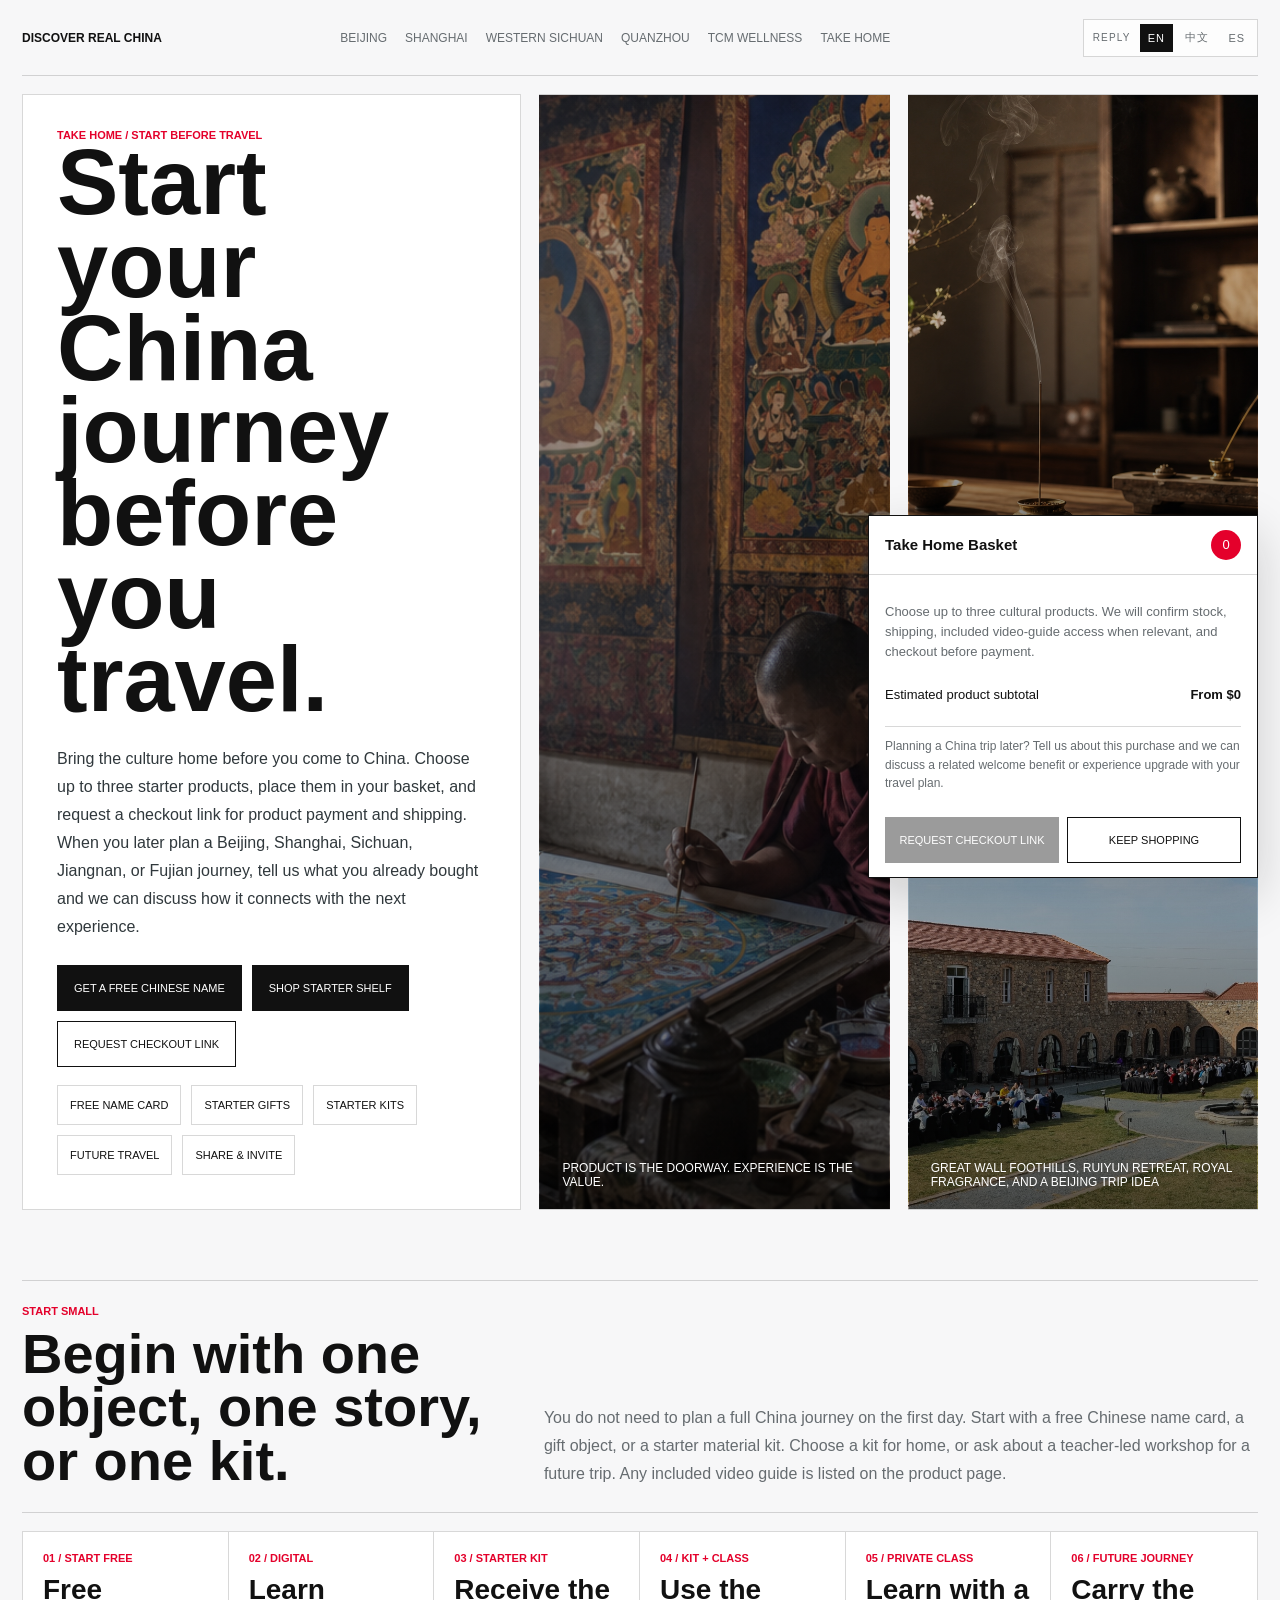
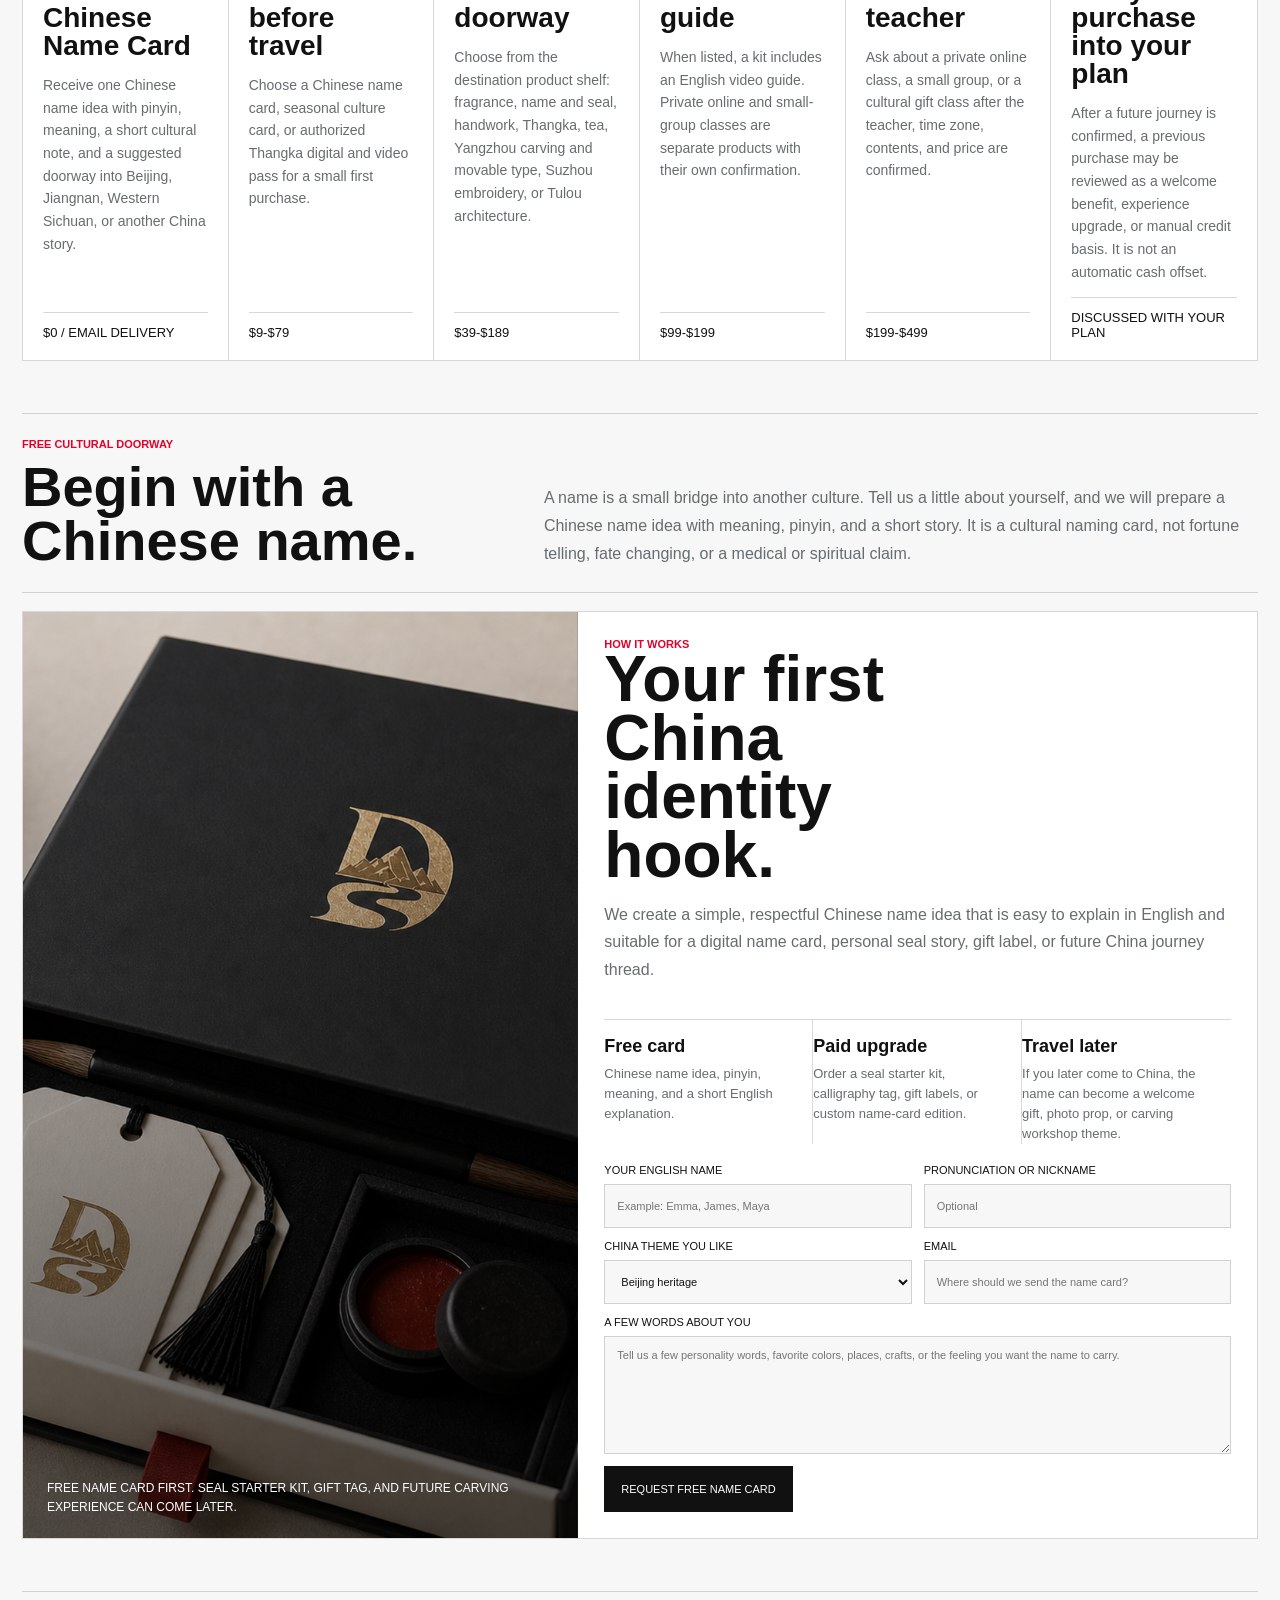
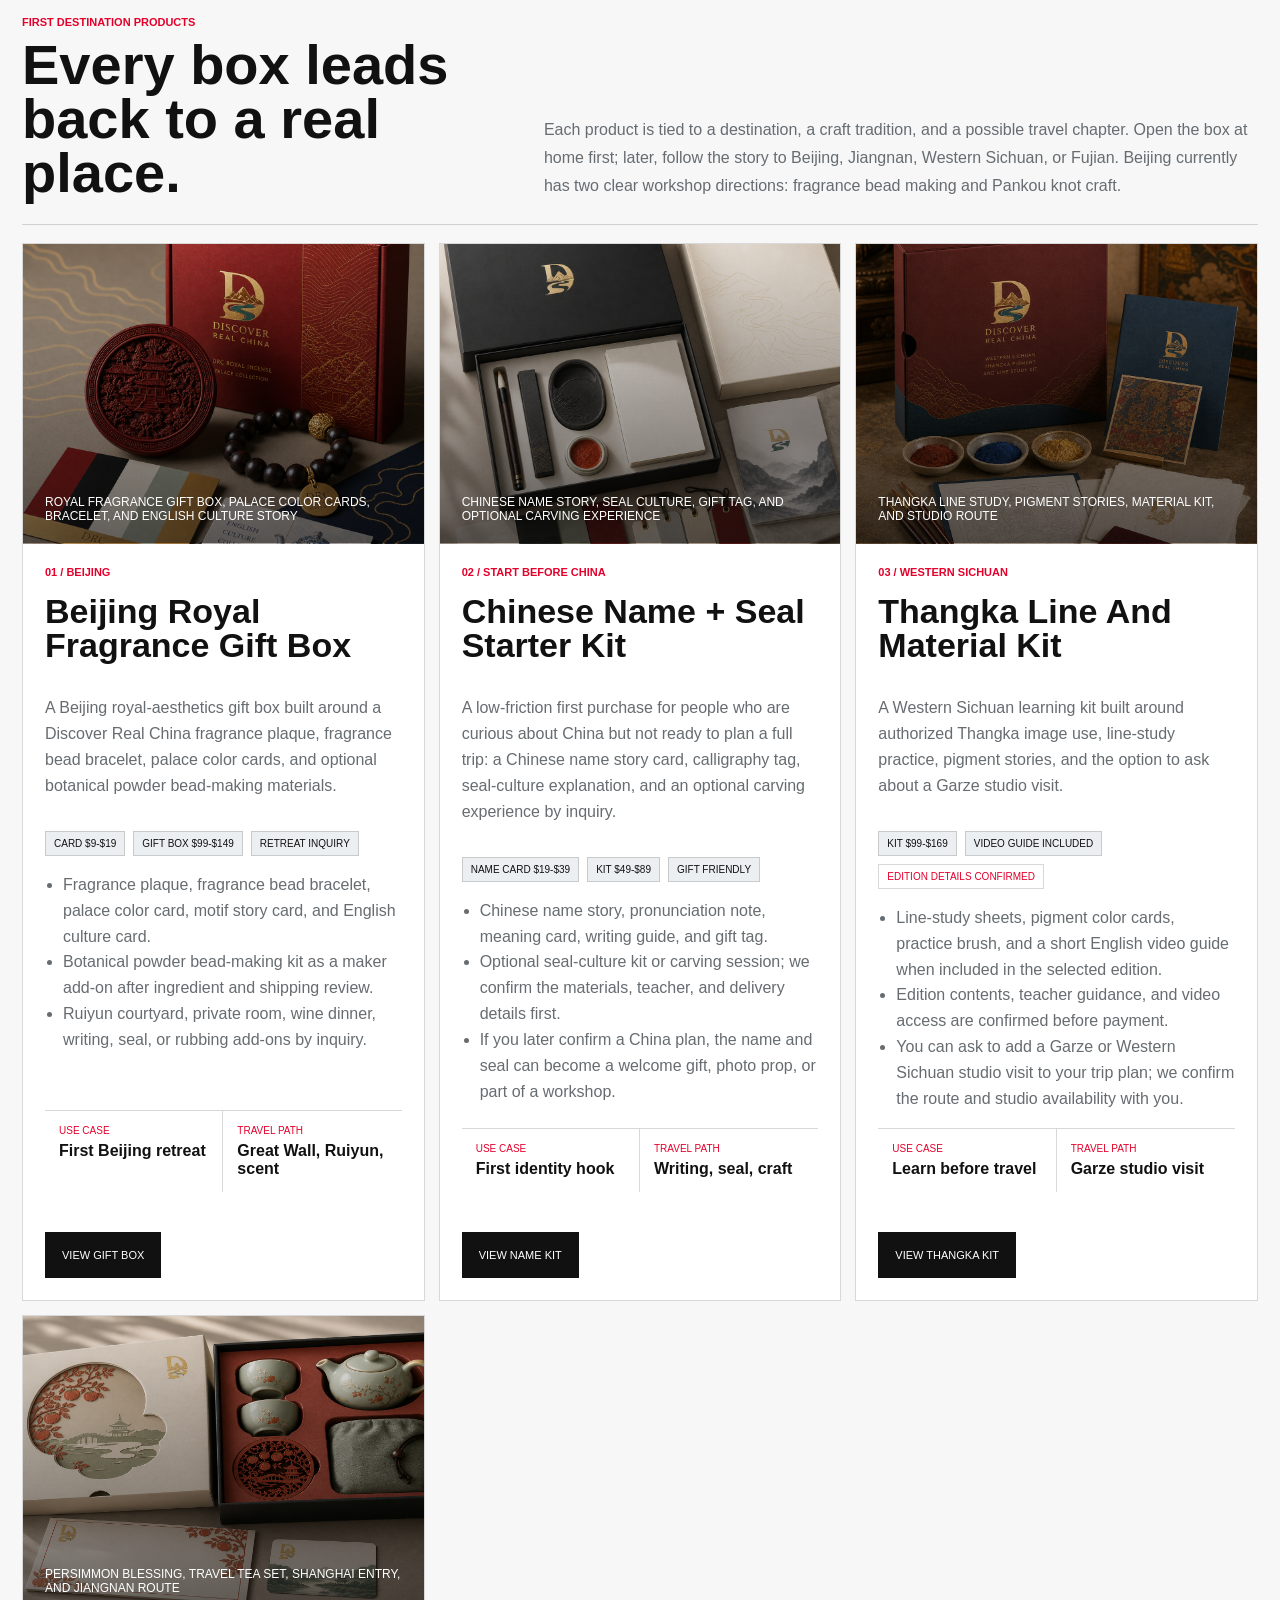
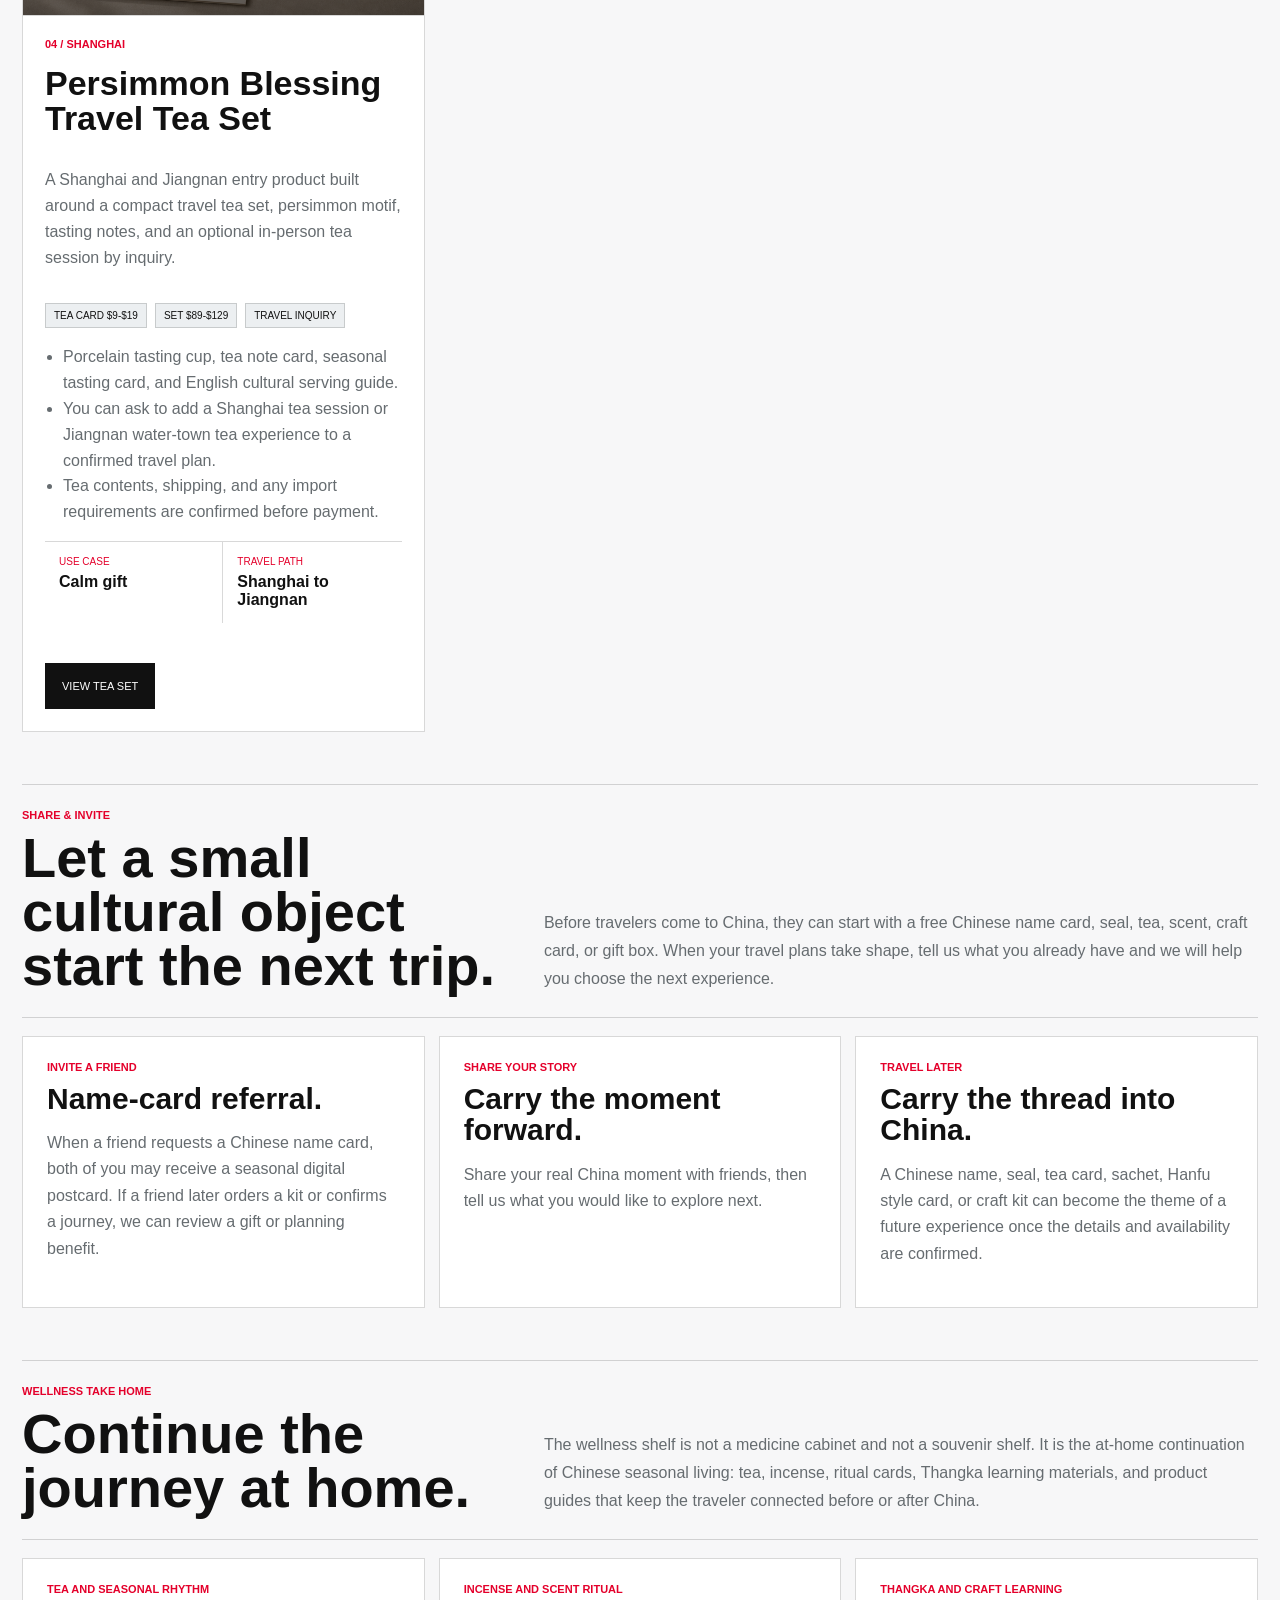
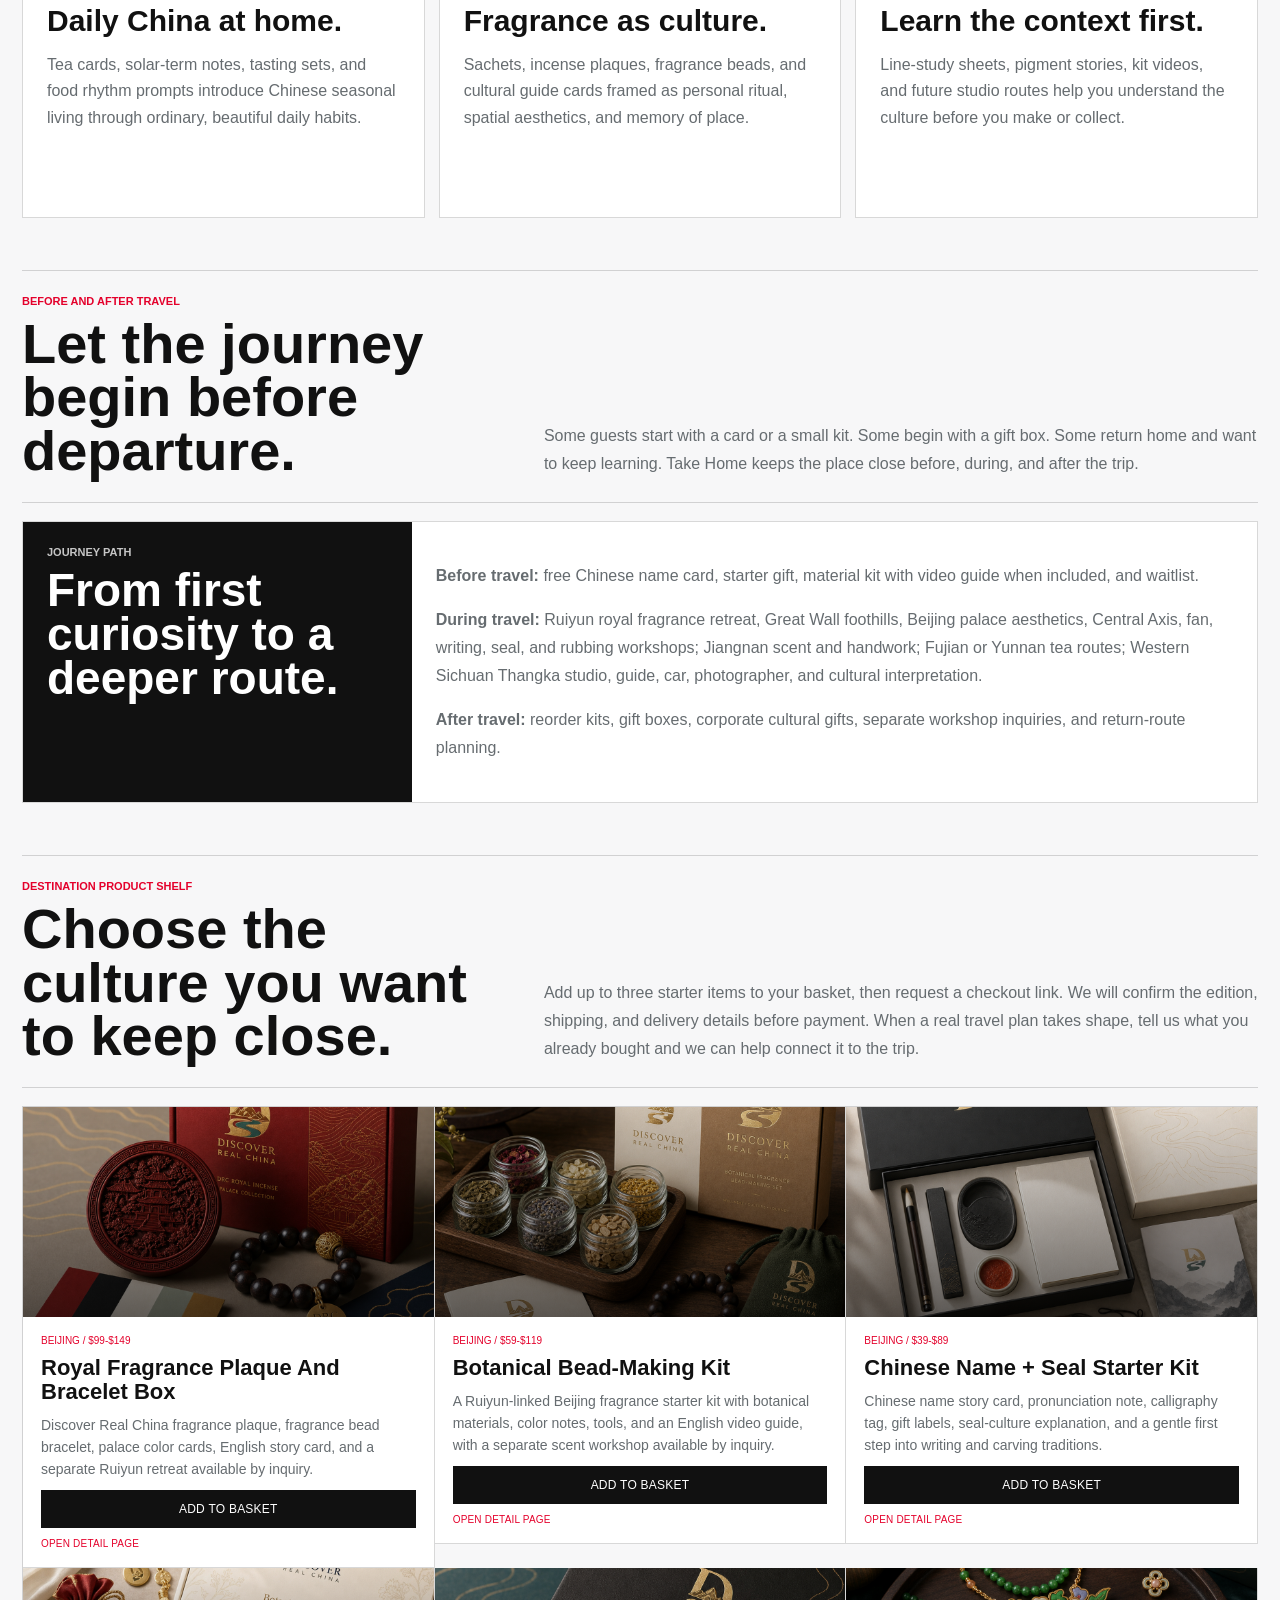
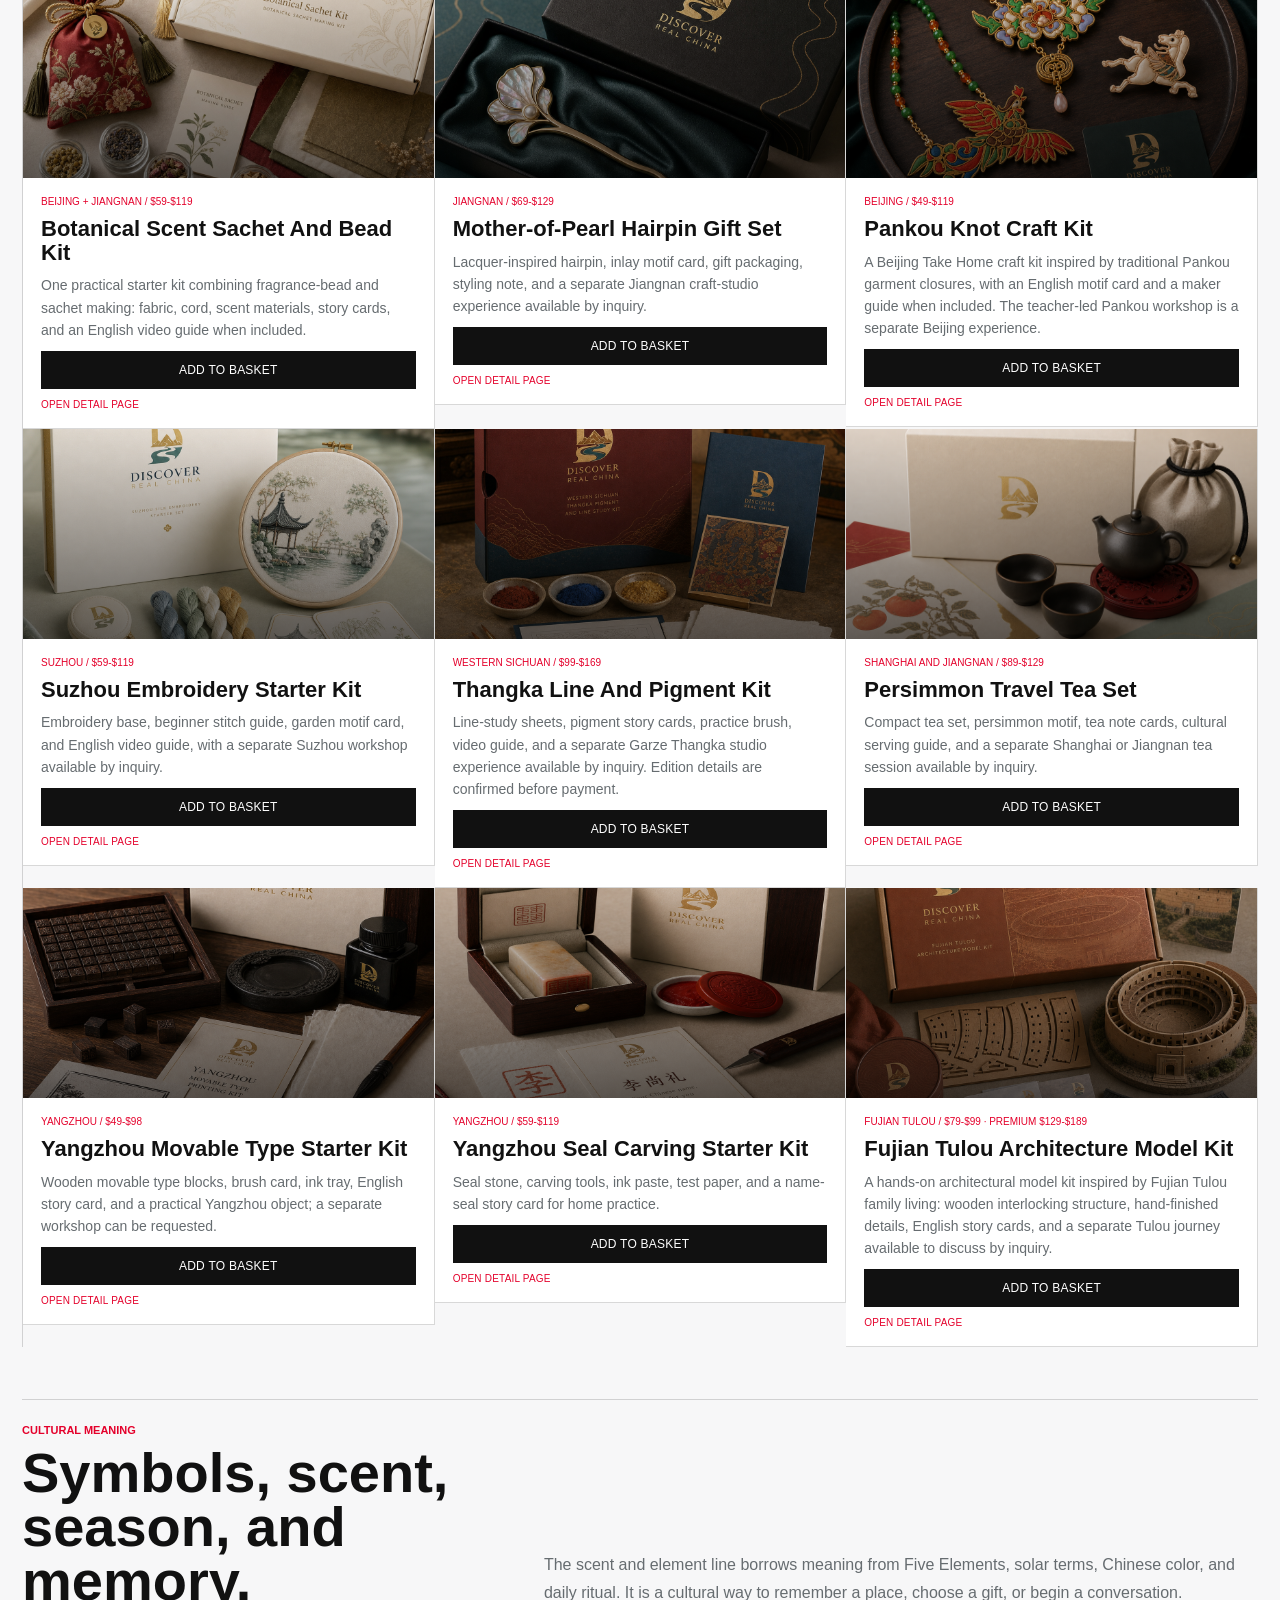
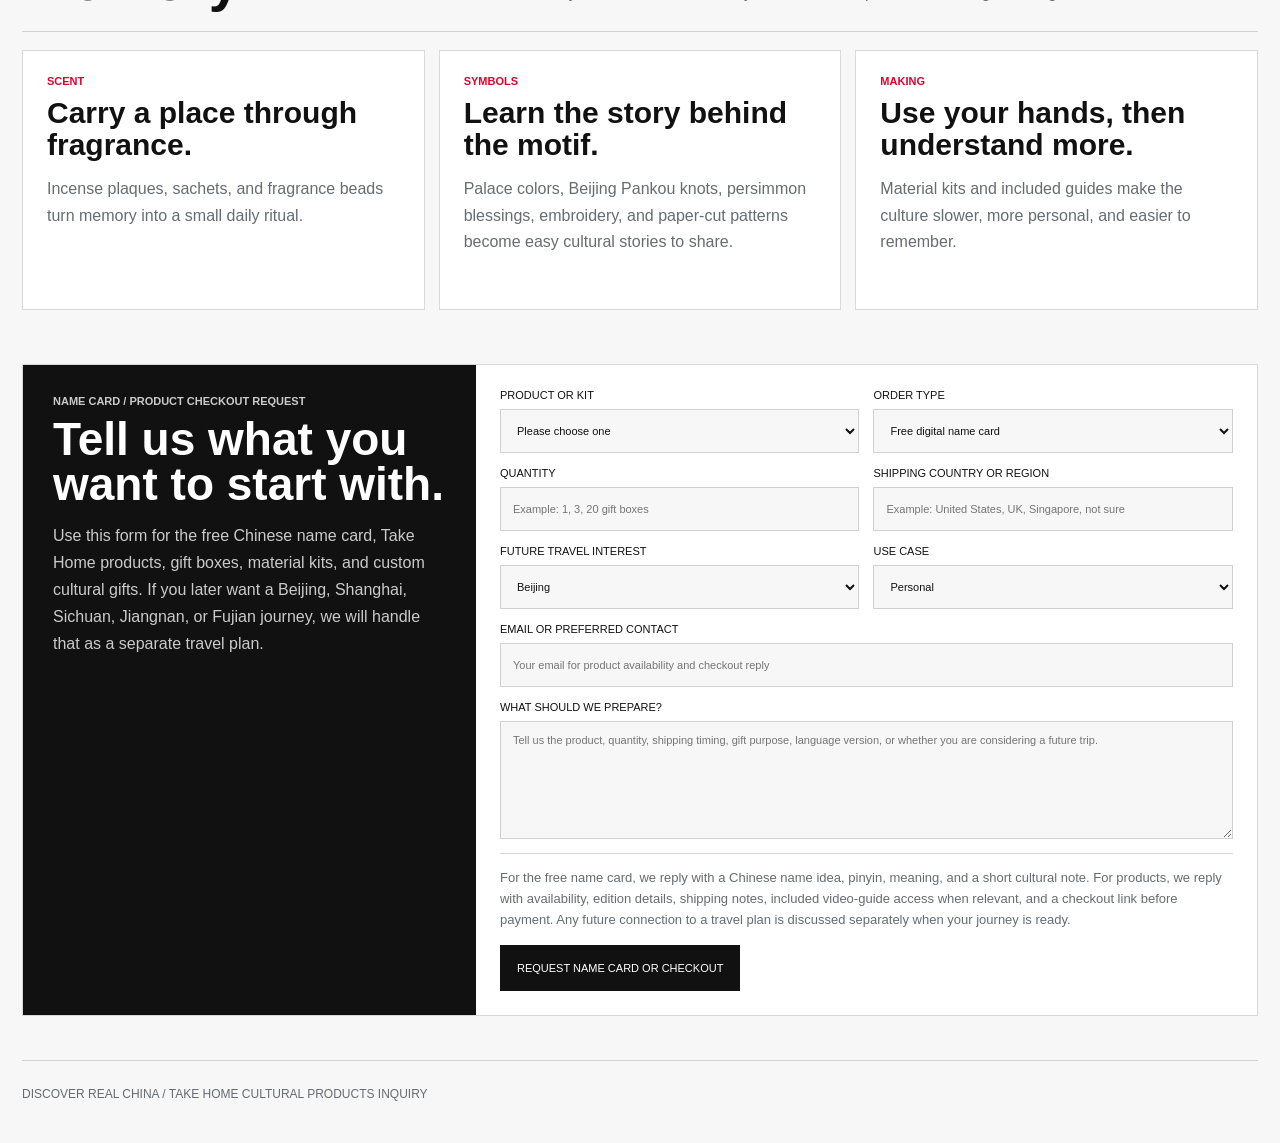
<file: take-home.html>
<!DOCTYPE html>
<html lang="en">
<head>
  <meta charset="UTF-8">
  <meta name="viewport" content="width=device-width, initial-scale=1.0">
  <link rel="canonical" href="https://www.discover-real-china.com/take-home.html">
  <title>Take Home | Discover Real China</title>
  <link rel="icon" href="discover-real-china-assets/favicon.svg" type="image/svg+xml">
  <style>
    :root{
      --bg:#f7f7f8;
      --surface:#ffffff;
      --ink:#111111;
      --muted:#666c70;
      --line:rgba(17,17,17,.16);
      --accent:#e4002b;
      --mist:#eceff1;
    }
    *{box-sizing:border-box}
    html{scroll-behavior:smooth}
    body{margin:0;background:var(--bg);color:var(--ink);font-family:"Aptos","Segoe UI",Arial,sans-serif;-webkit-font-smoothing:antialiased}
    a{color:inherit;text-decoration:none}
    .shell{width:min(1360px,calc(100% - 44px));margin:0 auto}
    .top{height:76px;display:flex;align-items:center;justify-content:space-between;border-bottom:1px solid var(--line);font-size:12px;text-transform:uppercase}
    .brand{font-weight:800}
    .nav{display:flex;gap:18px;color:var(--muted)}
    .hero{min-height:650px;display:grid;grid-template-columns:.82fr 1.18fr;gap:18px;padding:18px 0}
    .hero-copy{border:1px solid var(--line);background:var(--surface);padding:34px;display:flex;flex-direction:column;justify-content:space-between}
    .kicker{font-size:11px;text-transform:uppercase;color:var(--accent);font-weight:800}
    h1,h2,h3{font-family:"Aptos","Segoe UI",Arial,sans-serif;font-weight:800;margin:0}
    h1{font-size:92px;line-height:.9;max-width:8ch}
    .lead{margin-top:24px;max-width:650px;color:#30383c;font-size:16px;line-height:1.75}
    .hero-actions,.actions{display:flex;gap:10px;flex-wrap:wrap;margin-top:24px}
    .btn{display:inline-flex;align-items:center;justify-content:center;min-height:46px;padding:0 16px;background:var(--ink);color:white;font-size:11px;text-transform:uppercase;border:1px solid var(--ink)}
    .btn.secondary{background:transparent;color:var(--ink)}
    .hero-media{display:grid;grid-template-columns:1fr 1fr;gap:18px}
    .hero-photo{position:relative;min-height:650px;border:1px solid var(--line);background:center/cover no-repeat;overflow:hidden}
    .hero-photo:after,.tile:after,.mvp-photo:after,.product-img:after{content:"";position:absolute;inset:0;background:linear-gradient(180deg,rgba(0,0,0,.02),rgba(0,0,0,.58))}
    .hero-photo span,.tile span,.mvp-photo span{position:absolute;left:22px;right:22px;bottom:20px;z-index:1;color:white;font-size:12px;text-transform:uppercase}
    .hero-stack{display:grid;gap:18px}
    .tile{position:relative;border:1px solid var(--line);background:center/cover no-repeat;min-height:316px;overflow:hidden}
    .jump{display:flex;flex-wrap:wrap;gap:10px;margin-top:18px}
    .jump a{min-height:40px;display:inline-flex;align-items:center;border:1px solid var(--line);background:var(--surface);padding:0 12px;font-size:11px;text-transform:uppercase}
    .section{padding:52px 0 0}
    .section-head{display:grid;grid-template-columns:.7fr 1fr;gap:22px;align-items:end;border-top:1px solid var(--line);border-bottom:1px solid var(--line);padding:24px 0}
    .section-head h2{font-size:56px;line-height:.96;margin-top:10px}
    .section-head p{color:var(--muted);line-height:1.75;margin:0}
    .ladder{display:grid;grid-template-columns:repeat(6,1fr);border:1px solid var(--line);border-bottom:0;margin-top:18px;background:var(--surface)}
    .step{border-right:1px solid var(--line);border-bottom:1px solid var(--line);padding:20px;min-height:250px;display:flex;flex-direction:column;justify-content:space-between}
    .step:last-child{border-right:0}
    .step b{display:block;color:var(--accent);font-size:11px;text-transform:uppercase}
    .step strong{display:block;font-size:28px;line-height:1;margin-top:12px}
    .step p{color:var(--muted);line-height:1.62;font-size:14px}
    .price{font-size:13px;text-transform:uppercase;color:var(--ink);border-top:1px solid var(--line);padding-top:12px}
    .name-entry{display:grid;grid-template-columns:.9fr 1.1fr;border:1px solid var(--line);background:var(--surface);margin-top:18px}
    .name-preview{position:relative;min-height:520px;background:center/cover no-repeat;border-right:1px solid var(--line);overflow:hidden}
    .name-preview:after{content:"";position:absolute;inset:0;background:linear-gradient(180deg,rgba(0,0,0,.03),rgba(0,0,0,.62))}
    .name-preview span{position:absolute;left:24px;right:24px;bottom:22px;z-index:1;color:#fff;font-size:12px;text-transform:uppercase;line-height:1.55}
    .name-body{padding:26px;display:grid;align-content:center;gap:20px}
    .name-body h3{font-size:clamp(42px,5vw,76px);line-height:.92;max-width:9ch}
    .name-body p{color:var(--muted);line-height:1.7;max-width:720px}
    .name-flow{display:grid;grid-template-columns:repeat(3,1fr);border-top:1px solid var(--line)}
    .name-flow article{padding:16px 14px 0 0;border-right:1px solid var(--line);min-height:122px}
    .name-flow article:last-child{border-right:0}
    .name-flow strong{display:block;font-size:18px;line-height:1.12}
    .name-flow span{display:block;margin-top:8px;color:var(--muted);font-size:13px;line-height:1.55}
    .mini-fields{display:grid;grid-template-columns:1fr 1fr;gap:12px}
    .mini-fields .full{grid-column:1/-1}
    .mvp-grid{display:grid;grid-template-columns:repeat(3,1fr);gap:14px;margin-top:18px}
    .mvp{border:1px solid var(--line);background:var(--surface);display:flex;flex-direction:column;min-height:760px}
    .mvp-photo{position:relative;min-height:300px;background:center/cover no-repeat;border-bottom:1px solid var(--line);overflow:hidden}
    .mvp-body{padding:22px;display:flex;flex-direction:column;gap:16px;flex:1}
    .mvp h3{font-size:34px;line-height:1.02}
    .mvp p,.mvp li{color:var(--muted);line-height:1.62}
    .mvp ul{padding-left:18px;margin:0}
    .tag-row{display:flex;flex-wrap:wrap;gap:8px}
    .tag{border:1px solid var(--line);background:var(--mist);font-size:10px;text-transform:uppercase;padding:6px 8px}
    .tag.warn{background:white;color:var(--accent)}
    .offer{display:grid;grid-template-columns:1fr 1fr;border-top:1px solid var(--line);margin-top:auto}
    .offer div{padding:14px;border-right:1px solid var(--line)}
    .offer div:last-child{border-right:0}
    .offer small{display:block;color:var(--accent);font-size:10px;text-transform:uppercase}
    .offer span{display:block;margin-top:6px;font-weight:800}
    .proof{display:grid;grid-template-columns:.46fr 1fr;border:1px solid var(--line);background:var(--surface);margin-top:18px}
    .proof-dark{background:var(--ink);color:white;padding:24px}
    .proof-dark .kicker{color:rgba(255,255,255,.76)}
    .proof-dark h3{font-size:46px;line-height:.96;margin-top:10px}
    .proof-copy{padding:24px;color:var(--muted);line-height:1.75}
    .product-grid{display:grid;grid-template-columns:repeat(3,1fr);border-left:1px solid var(--line);border-top:1px solid var(--line);margin-top:18px}
    .product-link{display:block;color:inherit;text-decoration:none}
    .product-link:hover .product{transform:translateY(-2px);box-shadow:0 14px 32px rgba(17,17,17,.08)}
    .product-link:focus-visible .product{outline:2px solid var(--accent);outline-offset:-2px}
    .product{border-right:1px solid var(--line);border-bottom:1px solid var(--line);background:var(--surface)}
    .product{transition:transform .2s ease, box-shadow .2s ease}
    .product-img{position:relative;min-height:210px;background:center/cover no-repeat}
    .product-body{padding:18px;display:grid;gap:10px}
    .product-body:after{content:"Open detail page";font-size:10px;text-transform:uppercase;color:var(--accent);letter-spacing:.02em}
    .add-to-basket{border:1px solid var(--ink);background:var(--ink);color:#fff;padding:11px 12px;font:inherit;font-size:12px;text-transform:uppercase;letter-spacing:.02em;cursor:pointer;text-align:center}
    .add-to-basket:hover,.add-to-basket:focus-visible{background:var(--accent);border-color:var(--accent);outline:0}
    .product small{color:var(--accent);font-size:10px;text-transform:uppercase}
    .product strong{font-size:22px;line-height:1.08}
    .product p{margin:0;color:var(--muted);line-height:1.58;font-size:14px}
    .matrix{display:grid;grid-template-columns:repeat(3,1fr);gap:14px;margin-top:18px}
    .matrix article{border:1px solid var(--line);background:var(--surface);padding:24px;min-height:260px}
    .matrix h3{font-size:30px;line-height:1.05;margin-top:10px}
    .matrix p,.matrix li{color:var(--muted);line-height:1.65}
    .matrix ul{padding-left:18px;margin:14px 0 0}
    .inquiry{margin:54px 0 44px;display:grid;grid-template-columns:.58fr 1fr;border:1px solid var(--line);background:var(--surface)}
    .inquiry-copy{padding:30px;border-right:1px solid var(--line);background:var(--ink);color:white}
    .inquiry-copy .kicker{color:rgba(255,255,255,.78)}
    .inquiry-copy h2{font-size:46px;line-height:.96;margin-top:10px}
    .inquiry-copy p{color:rgba(255,255,255,.78);line-height:1.7}
    .fields{padding:24px;display:grid;grid-template-columns:1fr 1fr;gap:14px}
    label{display:grid;gap:8px;color:var(--ink);font-size:11px;text-transform:uppercase}
    select,textarea,input{width:100%;border:1px solid var(--line);background:var(--bg);color:var(--ink);font:inherit;padding:12px;min-height:44px}
    textarea{min-height:118px;resize:vertical}
    .full{grid-column:1/-1}
    .field-note{grid-column:1/-1;color:var(--muted);font-size:13px;line-height:1.6;border-top:1px solid var(--line);padding-top:14px}
    .cart-rail{position:fixed;right:22px;bottom:22px;z-index:20;width:min(390px,calc(100vw - 44px));background:var(--surface);border:1px solid var(--ink);box-shadow:0 18px 46px rgba(17,17,17,.18)}
    .cart-head{display:flex;align-items:center;justify-content:space-between;padding:14px 16px;border-bottom:1px solid var(--line);gap:12px}
    .cart-head strong{font-size:15px}
    .cart-count{min-width:30px;height:30px;border-radius:999px;background:var(--accent);color:white;display:grid;place-items:center;font-size:13px}
    .cart-body{padding:14px 16px;display:grid;gap:12px}
    .cart-items{display:grid;gap:8px;max-height:190px;overflow:auto}
    .cart-empty{color:var(--muted);font-size:13px;line-height:1.55}
    .cart-item{display:grid;grid-template-columns:1fr auto;gap:10px;align-items:start;border-bottom:1px solid var(--line);padding-bottom:8px}
    .cart-item b{font-size:13px;line-height:1.25}
    .cart-item span{display:block;color:var(--muted);font-size:12px;margin-top:3px}
    .cart-remove{border:0;background:transparent;color:var(--accent);cursor:pointer;font:inherit;font-size:12px;text-transform:uppercase}
    .cart-note{font-size:12px;line-height:1.55;color:var(--muted);border-top:1px solid var(--line);padding-top:10px}
    .cart-total{display:flex;justify-content:space-between;align-items:center;color:var(--ink);font-size:13px}
    .cart-actions{display:grid;grid-template-columns:1fr 1fr;gap:8px}
    .cart-actions .btn{padding:11px 12px;text-align:center}
    .cart-actions .btn[aria-disabled="true"]{opacity:.42;pointer-events:none}
    footer{border-top:1px solid var(--line);padding:26px 0 42px;color:var(--muted);font-size:12px;text-transform:uppercase}
    @media(max-width:1080px){
      .hero,.section-head,.proof,.inquiry,.name-entry{grid-template-columns:1fr}
      .name-preview{border-right:0;border-bottom:1px solid var(--line);min-height:420px}
      .hero-media{grid-template-columns:1fr}
      .hero-photo{min-height:460px}
      .ladder,.mvp-grid,.matrix{grid-template-columns:1fr 1fr}
      .product-grid{grid-template-columns:repeat(2,1fr)}
      .step:nth-child(2n),.offer div:last-child{border-right:0}
      .nav{display:none}
      .inquiry-copy{border-right:0;border-bottom:1px solid var(--line)}
    }
    @media(max-width:640px){
      .shell{width:min(100% - 28px,1360px)}
      h1{font-size:56px}
      .section-head h2{font-size:40px}
      .proof-dark h3{font-size:38px}
      .ladder,.mvp-grid,.matrix,.product-grid,.fields,.offer,.name-flow,.mini-fields{grid-template-columns:1fr}
      .name-flow article{border-right:0;border-bottom:1px solid var(--line)}
      .name-flow article:last-child{border-bottom:0}
      .step,.product{border-right:0}
      .step{min-height:auto}
      .mvp{min-height:auto}
      .mvp-photo{min-height:260px}
      .mvp-body{padding:22px;gap:12px}
      .mvp h3{font-size:32px}
      .mvp p,.mvp li{line-height:1.55}
      .offer div{border-right:0;border-bottom:1px solid var(--line)}
      .offer div:last-child{border-bottom:0}
      .hero-copy,.proof-copy,.proof-dark,.inquiry-copy{padding:22px}
      .cart-rail{left:14px;right:14px;bottom:14px;width:auto}
      .cart-actions{grid-template-columns:1fr}
    }
  </style>
  <script src="discover-real-china-assets/js/drc-language.js" defer></script>
</head>
<body>
  <div class="shell">
    <header class="top">
      <a class="brand" href="index.html">Discover Real China</a>
      <nav class="nav" aria-label="Primary navigation">
        <a href="beijing.html">Beijing</a>
        <a href="shanghai.html">Shanghai</a>
        <a href="chengdu-western-sichuan.html">Western Sichuan</a>
        <a href="quanzhou.html">Quanzhou</a>
        <a href="tcm-wellness.html">TCM Wellness</a>
        <a href="take-home.html" aria-current="page">Take Home</a>
      </nav>
    </header>

    <main>
      <section class="hero">
        <div class="hero-copy">
          <div>
            <div class="kicker">Take Home / Start Before Travel</div>
            <h1>Start your China journey before you travel.</h1>
            <p class="lead">Bring the culture home before you come to China. Choose up to three starter products, place them in your basket, and request a checkout link for product payment and shipping. When you later plan a Beijing, Shanghai, Sichuan, Jiangnan, or Fujian journey, tell us what you already bought and we can discuss how it connects with the next experience.</p>
            <div class="hero-actions">
              <a class="btn" href="#free-name-card">Get a free Chinese name</a>
              <a class="btn" href="#shop">Shop starter shelf</a>
              <a class="btn secondary" href="#inquiry">Request checkout link</a>
            </div>
          </div>
          <div class="jump" aria-label="Purchase ladder">
            <a href="#free-name-card">Free name card</a>
            <a href="#starter">Starter gifts</a>
            <a href="#mvp">Starter kits</a>
            <a href="#journey">Future travel</a>
            <a href="#growth">Share & invite</a>
          </div>
        </div>
        <div class="hero-media">
          <div class="hero-photo" style="background-image:url('discover-real-china-assets/thangka/master-painting-room.png')"><span>Product is the doorway. Experience is the value.</span></div>
          <div class="hero-stack">
            <div class="tile" style="background-image:url('discover-real-china-assets/tcm-wellness/drc-incense-culture-room-1600x1067.png')"><span>Five elements scent, fragrance bead, and ritual kit</span></div>
            <div class="tile" style="background-image:url('discover-real-china-assets/ruiyun/ruiyun-courtyard-event.png')"><span>Great Wall foothills, Ruiyun retreat, royal fragrance, and a Beijing trip idea</span></div>
          </div>
        </div>
      </section>

      <section class="section" id="ladder">
        <div class="section-head">
          <div><div class="kicker">Start Small</div><h2>Begin with one object, one story, or one kit.</h2></div>
          <p>You do not need to plan a full China journey on the first day. Start with a free Chinese name card, a gift object, or a starter material kit. Choose a kit for home, or ask about a teacher-led workshop for a future trip. Any included video guide is listed on the product page.</p>
        </div>
        <div class="ladder">
          <article class="step" id="starter"><div><b>01 / Start free</b><strong>Free Chinese Name Card</strong><p>Receive one Chinese name idea with pinyin, meaning, a short cultural note, and a suggested doorway into Beijing, Jiangnan, Western Sichuan, or another China story.</p></div><div class="price">$0 / Email delivery</div></article>
          <article class="step"><div><b>02 / Digital</b><strong>Learn before travel</strong><p>Choose a Chinese name card, seasonal culture card, or authorized Thangka digital and video pass for a small first purchase.</p></div><div class="price">$9-$79</div></article>
          <article class="step"><div><b>03 / Starter kit</b><strong>Receive the doorway</strong><p>Choose from the destination product shelf: fragrance, name and seal, handwork, Thangka, tea, Yangzhou carving and movable type, Suzhou embroidery, or Tulou architecture.</p></div><div class="price">$39-$189</div></article>
          <article class="step"><div><b>04 / Kit + class</b><strong>Use the guide</strong><p>When listed, a kit includes an English video guide. Private online and small-group classes are separate products with their own confirmation.</p></div><div class="price">$99-$199</div></article>
          <article class="step"><div><b>05 / Private class</b><strong>Learn with a teacher</strong><p>Ask about a private online class, a small group, or a cultural gift class after the teacher, time zone, contents, and price are confirmed.</p></div><div class="price">$199-$499</div></article>
          <article class="step" id="journey"><div><b>06 / Future journey</b><strong>Carry the purchase into your plan</strong><p>After a future journey is confirmed, a previous purchase may be reviewed as a welcome benefit, experience upgrade, or manual credit basis. It is not an automatic cash offset.</p></div><div class="price">Discussed with your plan</div></article>
        </div>
      </section>

      <section class="section" id="free-name-card">
        <div class="section-head">
          <div><div class="kicker">Free cultural doorway</div><h2>Begin with a Chinese name.</h2></div>
          <p>A name is a small bridge into another culture. Tell us a little about yourself, and we will prepare a Chinese name idea with meaning, pinyin, and a short story. It is a cultural naming card, not fortune telling, fate changing, or a medical or spiritual claim.</p>
        </div>
        <div class="name-entry">
          <div class="name-preview" style="background-image:url('discover-real-china-assets/shop/drc-calligraphy-tag-product-shots/drc-calligraphy-tag-web-card-3x2.png')"><span>Free name card first. Seal starter kit, gift tag, and future carving experience can come later.</span></div>
          <div class="name-body">
            <div>
              <div class="kicker">How it works</div>
              <h3>Your first China identity hook.</h3>
              <p>We create a simple, respectful Chinese name idea that is easy to explain in English and suitable for a digital name card, personal seal story, gift label, or future China journey thread.</p>
            </div>
            <div class="name-flow">
              <article><strong>Free card</strong><span>Chinese name idea, pinyin, meaning, and a short English explanation.</span></article>
              <article><strong>Paid upgrade</strong><span>Order a seal starter kit, calligraphy tag, gift labels, or custom name-card edition.</span></article>
              <article><strong>Travel later</strong><span>If you later come to China, the name can become a welcome gift, photo prop, or carving workshop theme.</span></article>
            </div>
            <form class="mini-fields" action="mailto:hello@discover-real-china.com" method="post" enctype="text/plain">
              <label>Your English name
                <input name="english-name" placeholder="Example: Emma, James, Maya">
              </label>
              <label>Pronunciation or nickname
                <input name="nickname" placeholder="Optional">
              </label>
              <label>China theme you like
                <select name="china-theme">
                  <option>Beijing heritage</option>
                  <option>Jiangnan slow living</option>
                  <option>Western Sichuan highland</option>
                  <option>Tea and seasonal culture</option>
                  <option>Craft and handwork</option>
                  <option>Nature and mountains</option>
                  <option>Please suggest</option>
                </select>
              </label>
              <label>Email
                <input name="email" type="email" placeholder="Where should we send the name card?">
              </label>
              <label class="full">A few words about you
                <textarea name="name-card-notes" placeholder="Tell us a few personality words, favorite colors, places, crafts, or the feeling you want the name to carry."></textarea>
              </label>
              <div class="full"><button class="btn" type="submit">Request free name card</button></div>
            </form>
          </div>
        </div>
      </section>

      <section class="section" id="mvp">
        <div class="section-head">
          <div><div class="kicker">First destination products</div><h2>Every box leads back to a real place.</h2></div>
          <p>Each product is tied to a destination, a craft tradition, and a possible travel chapter. Open the box at home first; later, follow the story to Beijing, Jiangnan, Western Sichuan, or Fujian. Beijing currently has two clear workshop directions: fragrance bead making and Pankou knot craft.</p>
        </div>
        <div class="mvp-grid">
          <article class="mvp">
            <div class="mvp-photo" style="background-image:url('discover-real-china-assets/shop/drc-palace-product-shots/drc-palace-collection-hero-flatlay.png')"><span>Royal fragrance gift box, palace color cards, bracelet, and English culture story</span></div>
            <div class="mvp-body">
              <div class="kicker">01 / Beijing</div>
              <h3>Beijing Royal Fragrance Gift Box</h3>
              <p>A Beijing royal-aesthetics gift box built around a Discover Real China fragrance plaque, fragrance bead bracelet, palace color cards, and optional botanical powder bead-making materials.</p>
              <div class="tag-row"><span class="tag">Card $9-$19</span><span class="tag">Gift box $99-$149</span><span class="tag">Retreat inquiry</span></div>
              <ul>
                <li>Fragrance plaque, fragrance bead bracelet, palace color card, motif story card, and English culture card.</li>
                <li>Botanical powder bead-making kit as a maker add-on after ingredient and shipping review.</li>
                <li>Ruiyun courtyard, private room, wine dinner, writing, seal, or rubbing add-ons by inquiry.</li>
              </ul>
              <div class="offer"><div><small>Use case</small><span>First Beijing retreat</span></div><div><small>Travel path</small><span>Great Wall, Ruiyun, scent</span></div></div>
              <div class="actions"><a class="btn" href="take-home-product.html?product=royal-fragrance-box">View gift box</a></div>
            </div>
          </article>

          <article class="mvp">
            <div class="mvp-photo" style="background-image:url('discover-real-china-assets/shop/drc-calligraphy-tag-product-shots/drc-calligraphy-tag-hero-flatlay.png')"><span>Chinese name story, seal culture, gift tag, and optional carving experience</span></div>
            <div class="mvp-body">
              <div class="kicker">02 / Start before China</div>
              <h3>Chinese Name + Seal Starter Kit</h3>
              <p>A low-friction first purchase for people who are curious about China but not ready to plan a full trip: a Chinese name story card, calligraphy tag, seal-culture explanation, and an optional carving experience by inquiry.</p>
              <div class="tag-row"><span class="tag">Name card $19-$39</span><span class="tag">Kit $49-$89</span><span class="tag">Gift friendly</span></div>
              <ul>
                <li>Chinese name story, pronunciation note, meaning card, writing guide, and gift tag.</li>
                <li>Optional seal-culture kit or carving session; we confirm the materials, teacher, and delivery details first.</li>
                <li>If you later confirm a China plan, the name and seal can become a welcome gift, photo prop, or part of a workshop.</li>
              </ul>
              <div class="offer"><div><small>Use case</small><span>First identity hook</span></div><div><small>Travel path</small><span>Writing, seal, craft</span></div></div>
              <div class="actions"><a class="btn" href="take-home-product.html?product=beijing-name-seal">View name kit</a></div>
            </div>
          </article>

          <article class="mvp">
            <div class="mvp-photo" style="background-image:url('discover-real-china-assets/shop/drc-thangka-kit-product-shots/drc-thangka-kit-hero-flatlay.png')"><span>Thangka line study, pigment stories, material kit, and studio route</span></div>
            <div class="mvp-body">
              <div class="kicker">03 / Western Sichuan</div>
              <h3>Thangka Line And Material Kit</h3>
              <p>A Western Sichuan learning kit built around authorized Thangka image use, line-study practice, pigment stories, and the option to ask about a Garze studio visit.</p>
              <div class="tag-row"><span class="tag">Kit $99-$169</span><span class="tag">Video guide included</span><span class="tag warn">Edition details confirmed</span></div>
              <ul>
                <li>Line-study sheets, pigment color cards, practice brush, and a short English video guide when included in the selected edition.</li>
                <li>Edition contents, teacher guidance, and video access are confirmed before payment.</li>
                <li>You can ask to add a Garze or Western Sichuan studio visit to your trip plan; we confirm the route and studio availability with you.</li>
              </ul>
              <div class="offer"><div><small>Use case</small><span>Learn before travel</span></div><div><small>Travel path</small><span>Garze studio visit</span></div></div>
              <div class="actions"><a class="btn" href="take-home-product.html?product=thangka-line-kit">View Thangka kit</a></div>
            </div>
          </article>

          <article class="mvp">
            <div class="mvp-photo" style="background-image:url('discover-real-china-assets/shop/drc-persimmon-tea-product-shots/drc-persimmon-tea-hero-en-safe-16x9.png')"><span>Persimmon blessing, travel tea set, Shanghai entry, and Jiangnan route</span></div>
            <div class="mvp-body">
              <div class="kicker">04 / Shanghai</div>
              <h3>Persimmon Blessing Travel Tea Set</h3>
              <p>A Shanghai and Jiangnan entry product built around a compact travel tea set, persimmon motif, tasting notes, and an optional in-person tea session by inquiry.</p>
              <div class="tag-row"><span class="tag">Tea card $9-$19</span><span class="tag">Set $89-$129</span><span class="tag">Travel inquiry</span></div>
              <ul>
                <li>Porcelain tasting cup, tea note card, seasonal tasting card, and English cultural serving guide.</li>
                <li>You can ask to add a Shanghai tea session or Jiangnan water-town tea experience to a confirmed travel plan.</li>
                <li>Tea contents, shipping, and any import requirements are confirmed before payment.</li>
              </ul>
              <div class="offer"><div><small>Use case</small><span>Calm gift</span></div><div><small>Travel path</small><span>Shanghai to Jiangnan</span></div></div>
              <div class="actions"><a class="btn" href="take-home-product.html?product=persimmon-tea-set">View tea set</a></div>
            </div>
          </article>
        </div>
      </section>


      <section class="section" id="growth">
        <div class="section-head">
          <div><div class="kicker">Share & Invite</div><h2>Let a small cultural object start the next trip.</h2></div>
          <p>Before travelers come to China, they can start with a free Chinese name card, seal, tea, scent, craft card, or gift box. When your travel plans take shape, tell us what you already have and we will help you choose the next experience.</p>
        </div>
        <div class="matrix">
          <article><div class="kicker">Invite a friend</div><h3>Name-card referral.</h3><p>When a friend requests a Chinese name card, both of you may receive a seasonal digital postcard. If a friend later orders a kit or confirms a journey, we can review a gift or planning benefit.</p></article>
          <article><div class="kicker">Share your story</div><h3>Carry the moment forward.</h3><p>Share your real China moment with friends, then tell us what you would like to explore next.</p></article>
          <article><div class="kicker">Travel later</div><h3>Carry the thread into China.</h3><p>A Chinese name, seal, tea card, sachet, Hanfu style card, or craft kit can become the theme of a future experience once the details and availability are confirmed.</p></article>
        </div>
      </section>


      <section class="section" id="wellness-take-home">
        <div class="section-head">
          <div><div class="kicker">Wellness Take Home</div><h2>Continue the journey at home.</h2></div>
          <p>The wellness shelf is not a medicine cabinet and not a souvenir shelf. It is the at-home continuation of Chinese seasonal living: tea, incense, ritual cards, Thangka learning materials, and product guides that keep the traveler connected before or after China.</p>
        </div>
        <div class="matrix">
          <article><div class="kicker">Tea and seasonal rhythm</div><h3>Daily China at home.</h3><p>Tea cards, solar-term notes, tasting sets, and food rhythm prompts introduce Chinese seasonal living through ordinary, beautiful daily habits.</p></article>
          <article><div class="kicker">Incense and scent ritual</div><h3>Fragrance as culture.</h3><p>Sachets, incense plaques, fragrance beads, and cultural guide cards framed as personal ritual, spatial aesthetics, and memory of place.</p></article>
          <article><div class="kicker">Thangka and craft learning</div><h3>Learn the context first.</h3><p>Line-study sheets, pigment stories, kit videos, and future studio routes help you understand the culture before you make or collect.</p></article>
        </div>
      </section>
      <section class="section">
        <div class="section-head">
          <div><div class="kicker">Before and after travel</div><h2>Let the journey begin before departure.</h2></div>
          <p>Some guests start with a card or a small kit. Some begin with a gift box. Some return home and want to keep learning. Take Home keeps the place close before, during, and after the trip.</p>
        </div>
        <div class="proof">
          <div class="proof-dark"><div class="kicker">Journey Path</div><h3>From first curiosity to a deeper route.</h3></div>
          <div class="proof-copy">
            <p><strong>Before travel:</strong> free Chinese name card, starter gift, material kit with video guide when included, and waitlist.</p>
            <p><strong>During travel:</strong> Ruiyun royal fragrance retreat, Great Wall foothills, Beijing palace aesthetics, Central Axis, fan, writing, seal, and rubbing workshops; Jiangnan scent and handwork; Fujian or Yunnan tea routes; Western Sichuan Thangka studio, guide, car, photographer, and cultural interpretation.</p>
            <p><strong>After travel:</strong> reorder kits, gift boxes, corporate cultural gifts, separate workshop inquiries, and return-route planning.</p>
          </div>
        </div>
      </section>

      <section class="section" id="shop">
        <div class="section-head">
          <div><div class="kicker">Destination product shelf</div><h2>Choose the culture you want to keep close.</h2></div>
          <p>Add up to three starter items to your basket, then request a checkout link. We will confirm the edition, shipping, and delivery details before payment. When a real travel plan takes shape, tell us what you already bought and we can help connect it to the trip.</p>
        </div>
        <div class="product-grid">
          <a class="product-link" href="take-home-product.html?product=royal-fragrance-box"><article class="product"><div class="product-img" style="background-image:url('discover-real-china-assets/shop/drc-palace-product-shots/drc-palace-collection-hero-flatlay.png')"></div><div class="product-body"><small>Beijing / $99-$149</small><strong>Royal Fragrance Plaque And Bracelet Box</strong><p>Discover Real China fragrance plaque, fragrance bead bracelet, palace color cards, English story card, and a separate Ruiyun retreat available by inquiry.</p></div></article></a>
          <a class="product-link" href="take-home-product.html?product=beijing-bead-kit"><article class="product"><div class="product-img" style="background-image:url('discover-real-china-assets/shop/drc-bead-kit-product-shots/drc-bead-kit-hero-flatlay.png')"></div><div class="product-body"><small>Beijing / $59-$119</small><strong>Botanical Bead-Making Kit</strong><p>A Ruiyun-linked Beijing fragrance starter kit with botanical materials, color notes, tools, and an English video guide, with a separate scent workshop available by inquiry.</p></div></article></a>
          <a class="product-link" href="take-home-product.html?product=beijing-name-seal"><article class="product"><div class="product-img" style="background-image:url('discover-real-china-assets/shop/drc-calligraphy-tag-product-shots/drc-calligraphy-tag-hero-flatlay.png')"></div><div class="product-body"><small>Beijing / $39-$89</small><strong>Chinese Name + Seal Starter Kit</strong><p>Chinese name story card, pronunciation note, calligraphy tag, gift labels, seal-culture explanation, and a gentle first step into writing and carving traditions.</p></div></article></a>
          <a class="product-link" href="take-home-product.html?product=botanical-scent-kit"><article class="product"><div class="product-img" style="background-image:url('discover-real-china-assets/shop/drc-sachet-kit-product-shots/drc-sachet-kit-hero-flatlay.png')"></div><div class="product-body"><small>Beijing + Jiangnan / $59-$119</small><strong>Botanical Scent Sachet And Bead Kit</strong><p>One practical starter kit combining fragrance-bead and sachet making: fabric, cord, scent materials, story cards, and an English video guide when included.</p></div></article></a>
          <a class="product-link" href="take-home-product.html?product=mother-of-pearl-hairpin"><article class="product"><div class="product-img" style="background-image:url('discover-real-china-assets/shop/drc-hairpin-product-shots/drc-hairpin-hero-flatlay.png')"></div><div class="product-body"><small>Jiangnan / $69-$129</small><strong>Mother-of-Pearl Hairpin Gift Set</strong><p>Lacquer-inspired hairpin, inlay motif card, gift packaging, styling note, and a separate Jiangnan craft-studio experience available by inquiry.</p></div></article></a>
          <a class="product-link" href="take-home-product.html?product=pankou-jewelry-kit"><article class="product"><div class="product-img" style="background-image:url('discover-real-china-assets/shop/drc-pankou-jewelry-product-shots/drc-pankou-jewelry-hero-tray.png')"></div><div class="product-body"><small>Beijing / $49-$119</small><strong>Pankou Knot Craft Kit</strong><p>A Beijing Take Home craft kit inspired by traditional Pankou garment closures, with an English motif card and a maker guide when included. The teacher-led Pankou workshop is a separate Beijing experience.</p></div></article></a>
          <a class="product-link" href="take-home-product.html?product=suzhou-embroidery-kit"><article class="product"><div class="product-img" style="background-image:url('discover-real-china-assets/shop/drc-suzhou-embroidery-product-shots/drc-suzhou-embroidery-hero-flatlay.png')"></div><div class="product-body"><small>Suzhou / $59-$119</small><strong>Suzhou Embroidery Starter Kit</strong><p>Embroidery base, beginner stitch guide, garden motif card, and English video guide, with a separate Suzhou workshop available by inquiry.</p></div></article></a>
          <a class="product-link" href="take-home-product.html?product=thangka-line-kit"><article class="product"><div class="product-img" style="background-image:url('discover-real-china-assets/shop/drc-thangka-kit-product-shots/drc-thangka-kit-hero-flatlay.png')"></div><div class="product-body"><small>Western Sichuan / $99-$169</small><strong>Thangka Line And Pigment Kit</strong><p>Line-study sheets, pigment story cards, practice brush, video guide, and a separate Garze Thangka studio experience available by inquiry. Edition details are confirmed before payment.</p></div></article></a>
          <a class="product-link" href="take-home-product.html?product=persimmon-tea-set"><article class="product"><div class="product-img" style="background-image:url('discover-real-china-assets/shop/drc-persimmon-tea-product-shots/drc-persimmon-tea-web-card-3x2.png')"></div><div class="product-body"><small>Shanghai and Jiangnan / $89-$129</small><strong>Persimmon Travel Tea Set</strong><p>Compact tea set, persimmon motif, tea note cards, cultural serving guide, and a separate Shanghai or Jiangnan tea session available by inquiry.</p></div></article></a>
          <a class="product-link" href="take-home-product.html?product=yangzhou-paper-cut-set"><article class="product"><div class="product-img" style="background-image:url('discover-real-china-assets/shop/drc-yangzhou-product-shots/drc-yangzhou-movable-type-hero-flatlay.png')"></div><div class="product-body"><small>Yangzhou / $49-$98</small><strong>Yangzhou Movable Type Starter Kit</strong><p>Wooden movable type blocks, brush card, ink tray, English story card, and a practical Yangzhou object; a separate workshop can be requested.</p></div></article></a>
          <a class="product-link" href="take-home-product.html?product=yangzhou-seal-carving-kit"><article class="product"><div class="product-img" style="background-image:url('discover-real-china-assets/shop/drc-yangzhou-product-shots/drc-yangzhou-seal-carving-hero-flatlay.png')"></div><div class="product-body"><small>Yangzhou / $59-$119</small><strong>Yangzhou Seal Carving Starter Kit</strong><p>Seal stone, carving tools, ink paste, test paper, and a name-seal story card for home practice.</p></div></article></a>
          <a class="product-link" href="take-home-product.html?product=tulou-model-kit"><article class="product"><div class="product-img" style="background-image:url('discover-real-china-assets/shop/drc-tulou-product-shots/drc-tulou-architecture-hero-flatlay.png')"></div><div class="product-body"><small>Fujian Tulou / $79-$99 · Premium $129-$189</small><strong>Fujian Tulou Architecture Model Kit</strong><p>A hands-on architectural model kit inspired by Fujian Tulou family living: wooden interlocking structure, hand-finished details, English story cards, and a separate Tulou journey available to discuss by inquiry.</p></div></article></a>
        </div>
      </section>

      <section class="section">
        <div class="section-head">
          <div><div class="kicker">Cultural meaning</div><h2>Symbols, scent, season, and memory.</h2></div>
          <p>The scent and element line borrows meaning from Five Elements, solar terms, Chinese color, and daily ritual. It is a cultural way to remember a place, choose a gift, or begin a conversation.</p>
        </div>
        <div class="matrix">
          <article><div class="kicker">Scent</div><h3>Carry a place through fragrance.</h3><p>Incense plaques, sachets, and fragrance beads turn memory into a small daily ritual.</p></article>
          <article><div class="kicker">Symbols</div><h3>Learn the story behind the motif.</h3><p>Palace colors, Beijing Pankou knots, persimmon blessings, embroidery, and paper-cut patterns become easy cultural stories to share.</p></article>
          <article><div class="kicker">Making</div><h3>Use your hands, then understand more.</h3><p>Material kits and included guides make the culture slower, more personal, and easier to remember.</p></article>
        </div>
      </section>

      <section class="inquiry" id="inquiry">
        <div class="inquiry-copy">
          <div class="kicker">Name card / product checkout request</div>
          <h2>Tell us what you want to start with.</h2>
          <p>Use this form for the free Chinese name card, Take Home products, gift boxes, material kits, and custom cultural gifts. If you later want a Beijing, Shanghai, Sichuan, Jiangnan, or Fujian journey, we will handle that as a separate travel plan.</p>
        </div>
        <form class="fields" action="mailto:hello@discover-real-china.com" method="post" enctype="text/plain">
          <label>Product or kit
            <select name="product-or-kit">
              <option>Please choose one</option>
              <option>Free Chinese Name Card</option>
              <option>Beijing Royal Fragrance Plaque And Bracelet Box</option>
              <option>Beijing Botanical Bead-Making Kit</option>
              <option>Botanical Scent Sachet And Bead Kit</option>
              <option>Chinese Name + Seal Starter Kit</option>
              <option>Thangka Digital And Video Pass</option>
              <option>Take Home Starter Gift Box</option>
              <option>Mother-of-Pearl Hairpin Gift Set</option>
              <option>Beijing Pankou Knot Craft Kit</option>
              <option>Suzhou Embroidery Starter Kit</option>
              <option>Western Sichuan Thangka Line And Pigment Kit</option>
              <option>Persimmon Travel Tea Set</option>
              <option>Yangzhou Movable Type Starter Kit</option>
              <option>Yangzhou Seal Carving Starter Kit</option>
              <option>Fujian Tulou Architecture Model Kit</option>
              <option>Private Online Cultural Class</option>
              <option>Not sure yet</option>
            </select>
          </label>
          <label>Order type
            <select name="order-type">
              <option>Free digital name card</option>
              <option>One shipped product</option>
              <option>Material kit with video guide</option>
              <option>Gift box</option>
              <option>Custom gift or bulk order</option>
              <option>Not sure, please suggest</option>
            </select>
          </label>
          <label>Quantity
            <input name="quantity" placeholder="Example: 1, 3, 20 gift boxes">
          </label>
          <label>Shipping country or region
            <input name="shipping-region" placeholder="Example: United States, UK, Singapore, not sure">
          </label>
          <label>Future travel interest
            <select name="future-travel-interest">
              <option>Beijing</option>
              <option>Western Sichuan</option>
              <option>Shanghai</option>
              <option>Suzhou</option>
              <option>Yangzhou</option>
              <option>Fujian Tulou</option>
              <option>TCM / Tibetan wellness</option>
              <option>Not planning travel yet</option>
            </select>
          </label>
          <label>Use case
            <select name="use-case">
              <option>Personal</option>
              <option>Gift</option>
              <option>Family activity</option>
              <option>Private group</option>
              <option>Corporate cultural gift</option>
            </select>
          </label>
          <label class="full">Email or preferred contact
            <input name="email" type="email" placeholder="Your email for product availability and checkout reply">
          </label>
          <label class="full">What should we prepare?
            <textarea name="product-notes" placeholder="Tell us the product, quantity, shipping timing, gift purpose, language version, or whether you are considering a future trip."></textarea>
          </label>
        <div class="field-note">For the free name card, we reply with a Chinese name idea, pinyin, meaning, and a short cultural note. For products, we reply with availability, edition details, shipping notes, included video-guide access when relevant, and a checkout link before payment. Any future connection to a travel plan is discussed separately when your journey is ready.</div>
          <div class="full"><button class="btn" type="submit">Request name card or checkout</button></div>
        </form>
      </section>
    </main>

    <aside class="cart-rail" aria-label="Take Home basket">
      <div class="cart-head">
        <strong>Take Home Basket</strong>
        <span class="cart-count" id="cart-count">0</span>
      </div>
      <div class="cart-body">
        <div class="cart-items" id="cart-items">
          <p class="cart-empty">Choose up to three cultural products. We will confirm stock, shipping, included video-guide access when relevant, and checkout before payment.</p>
        </div>
        <div class="cart-total"><span>Estimated product subtotal</span><strong id="cart-total">From $0</strong></div>
        <p class="cart-note">Planning a China trip later? Tell us about this purchase and we can discuss a related welcome benefit or experience upgrade with your travel plan.</p>
        <div class="cart-actions">
          <a class="btn" id="cart-checkout" href="#inquiry" aria-disabled="true">Request checkout link</a>
          <a class="btn secondary" href="#shop">Keep shopping</a>
        </div>
      </div>
    </aside>

    <footer>Discover Real China / Take Home cultural products inquiry</footer>
  </div>
  <script>
    const basket = [];
    const maxBasketItems = 3;
    const basketCount = document.getElementById("cart-count");
    const basketItems = document.getElementById("cart-items");
    const basketTotal = document.getElementById("cart-total");
    const checkoutLink = document.getElementById("cart-checkout");

    const getProductId = (href) => {
      const query = href.split("?")[1] || "";
      return new URLSearchParams(query).get("product") || href;
    };

    const getLowestPrice = (text) => {
      const match = text.match(/\$(\d+)/);
      return match ? Number(match[1]) : 0;
    };

    const productCards = Array.from(document.querySelectorAll(".product-link")).map((link) => {
      const body = link.querySelector(".product-body");
      const meta = body.querySelector("small").textContent.trim();
      const title = body.querySelector("strong").textContent.trim();
      const price = getLowestPrice(meta);
      const id = getProductId(link.getAttribute("href"));
      const addButton = document.createElement("button");
      addButton.type = "button";
      addButton.className = "add-to-basket";
      addButton.textContent = "Add to basket";
      addButton.addEventListener("click", (event) => {
        event.preventDefault();
        event.stopPropagation();
        addToBasket({ id, title, meta, price });
      });
      body.appendChild(addButton);
      return { id, title, meta, price, addButton };
    });

    function addToBasket(product) {
      if (basket.some((item) => item.id === product.id)) return;
      if (basket.length >= maxBasketItems) {
        basketItems.querySelector(".cart-empty")?.remove();
        const note = document.createElement("p");
        note.className = "cart-empty";
        note.textContent = "The starter basket is limited to three products. Remove one item before adding another.";
        basketItems.prepend(note);
        return;
      }
      basket.push(product);
      renderBasket();
    }

    function removeFromBasket(id) {
      const index = basket.findIndex((item) => item.id === id);
      if (index >= 0) basket.splice(index, 1);
      renderBasket();
    }

    function renderBasket() {
      basketCount.textContent = String(basket.length);
      basketItems.innerHTML = "";
      productCards.forEach((product) => {
        const inBasket = basket.some((item) => item.id === product.id);
        product.addButton.textContent = inBasket ? "Added" : "Add to basket";
        product.addButton.disabled = inBasket;
      });

      if (!basket.length) {
        basketItems.innerHTML = '<p class="cart-empty">Choose up to three cultural products. We will confirm stock, shipping, included video-guide access when relevant, and checkout before payment.</p>';
        basketTotal.textContent = "From $0";
        checkoutLink.href = "#inquiry";
        checkoutLink.setAttribute("aria-disabled", "true");
        return;
      }

      basket.forEach((item) => {
        const row = document.createElement("div");
        row.className = "cart-item";
        row.innerHTML = `<div><b>${item.title}</b><span>${item.meta}</span></div><button class="cart-remove" type="button">Remove</button>`;
        row.querySelector("button").addEventListener("click", () => removeFromBasket(item.id));
        basketItems.appendChild(row);
      });

      const subtotal = basket.reduce((sum, item) => sum + item.price, 0);
      basketTotal.textContent = `From $${subtotal}`;
      const orderLines = basket.map((item, index) => `${index + 1}. ${item.title} (${item.meta})`).join("%0D%0A");
      const subject = encodeURIComponent("Discover Real China Take Home checkout request");
      const body = [
        "Hello Discover Real China,",
        "",
        "I would like to request a checkout link for these Take Home products:",
        decodeURIComponent(orderLines),
        "",
        "Please confirm stock, shipping cost, delivery time, included video-guide access if relevant, and payment next step.",
        "",
        "Future China journey note: I may later plan a trip and would like to discuss how this purchase could connect with a welcome benefit or experience upgrade.",
        "",
        "Country or region:",
        "Preferred contact:",
        "Notes:"
      ].join("\r\n");
      checkoutLink.href = `mailto:hello@discover-real-china.com?subject=${subject}&body=${encodeURIComponent(body)}`;
      checkoutLink.removeAttribute("aria-disabled");
    }

    renderBasket();
  </script>
</body>
</html>
</file>
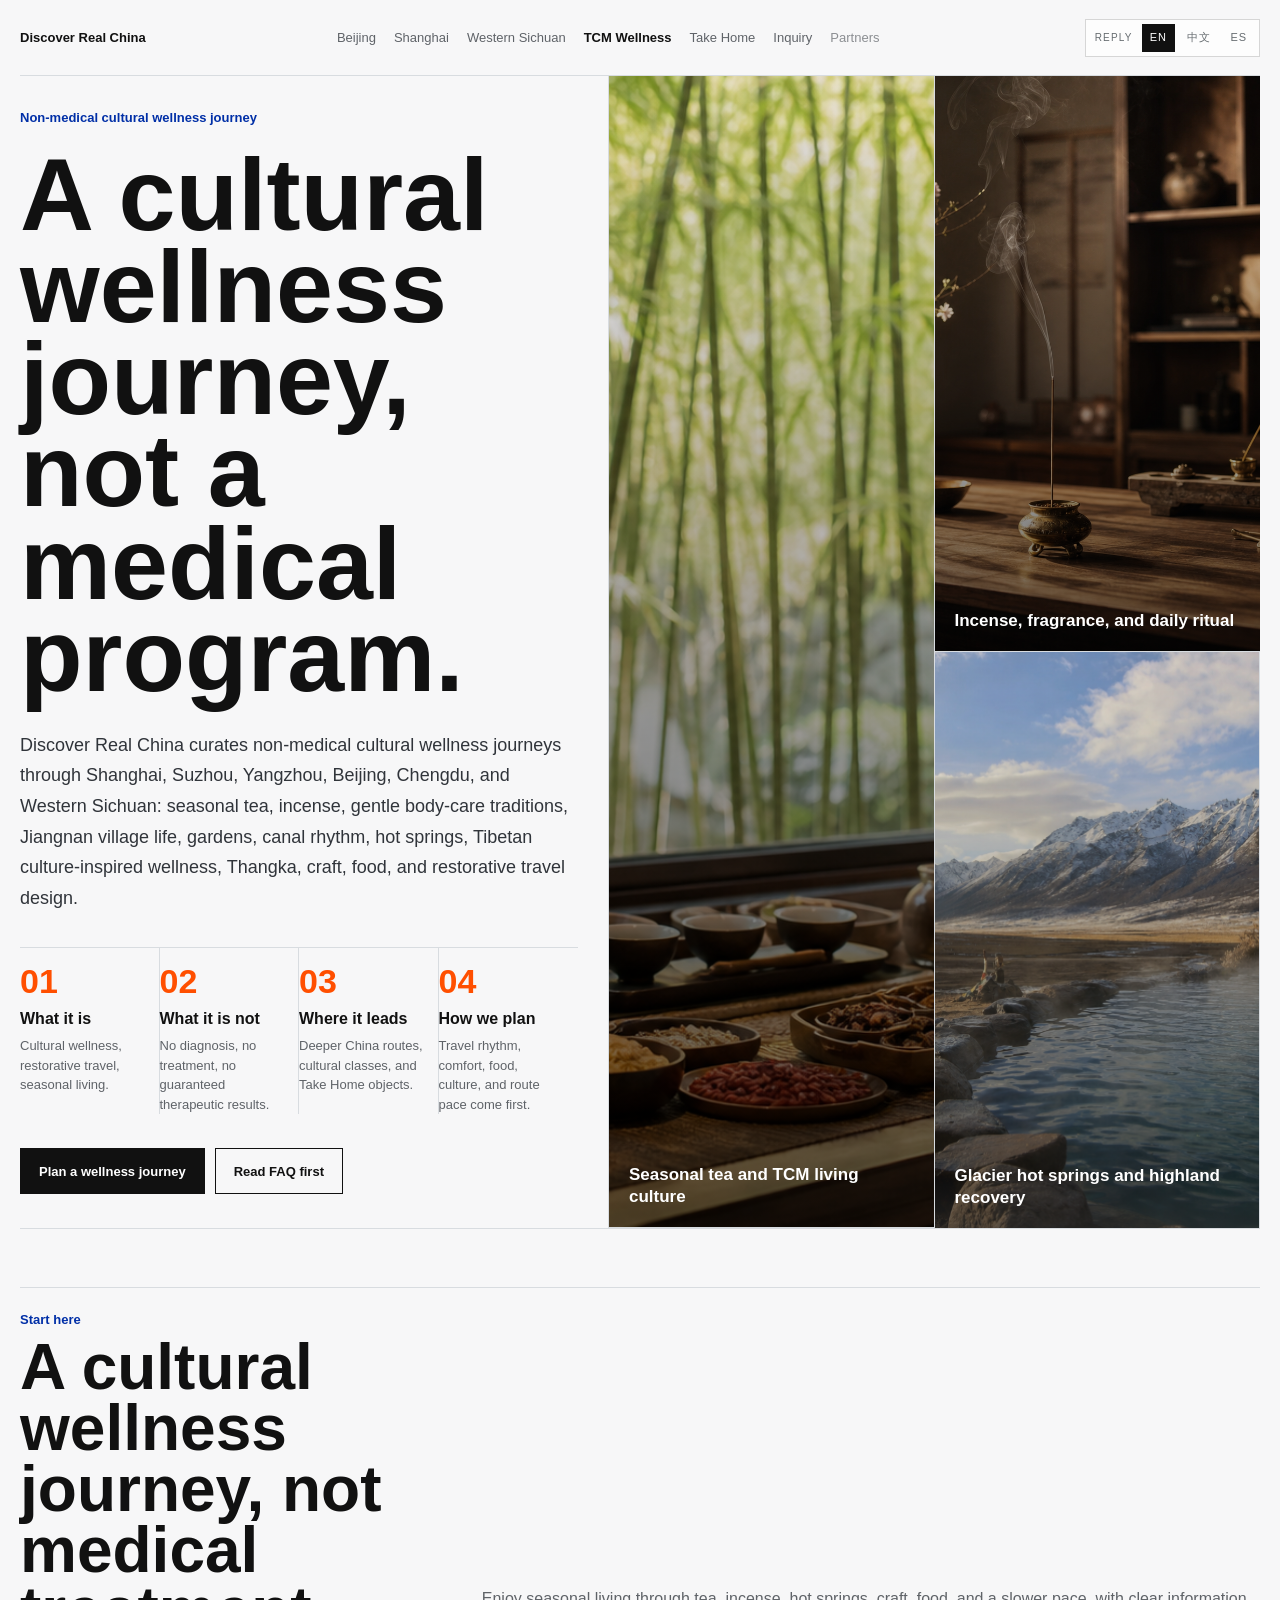
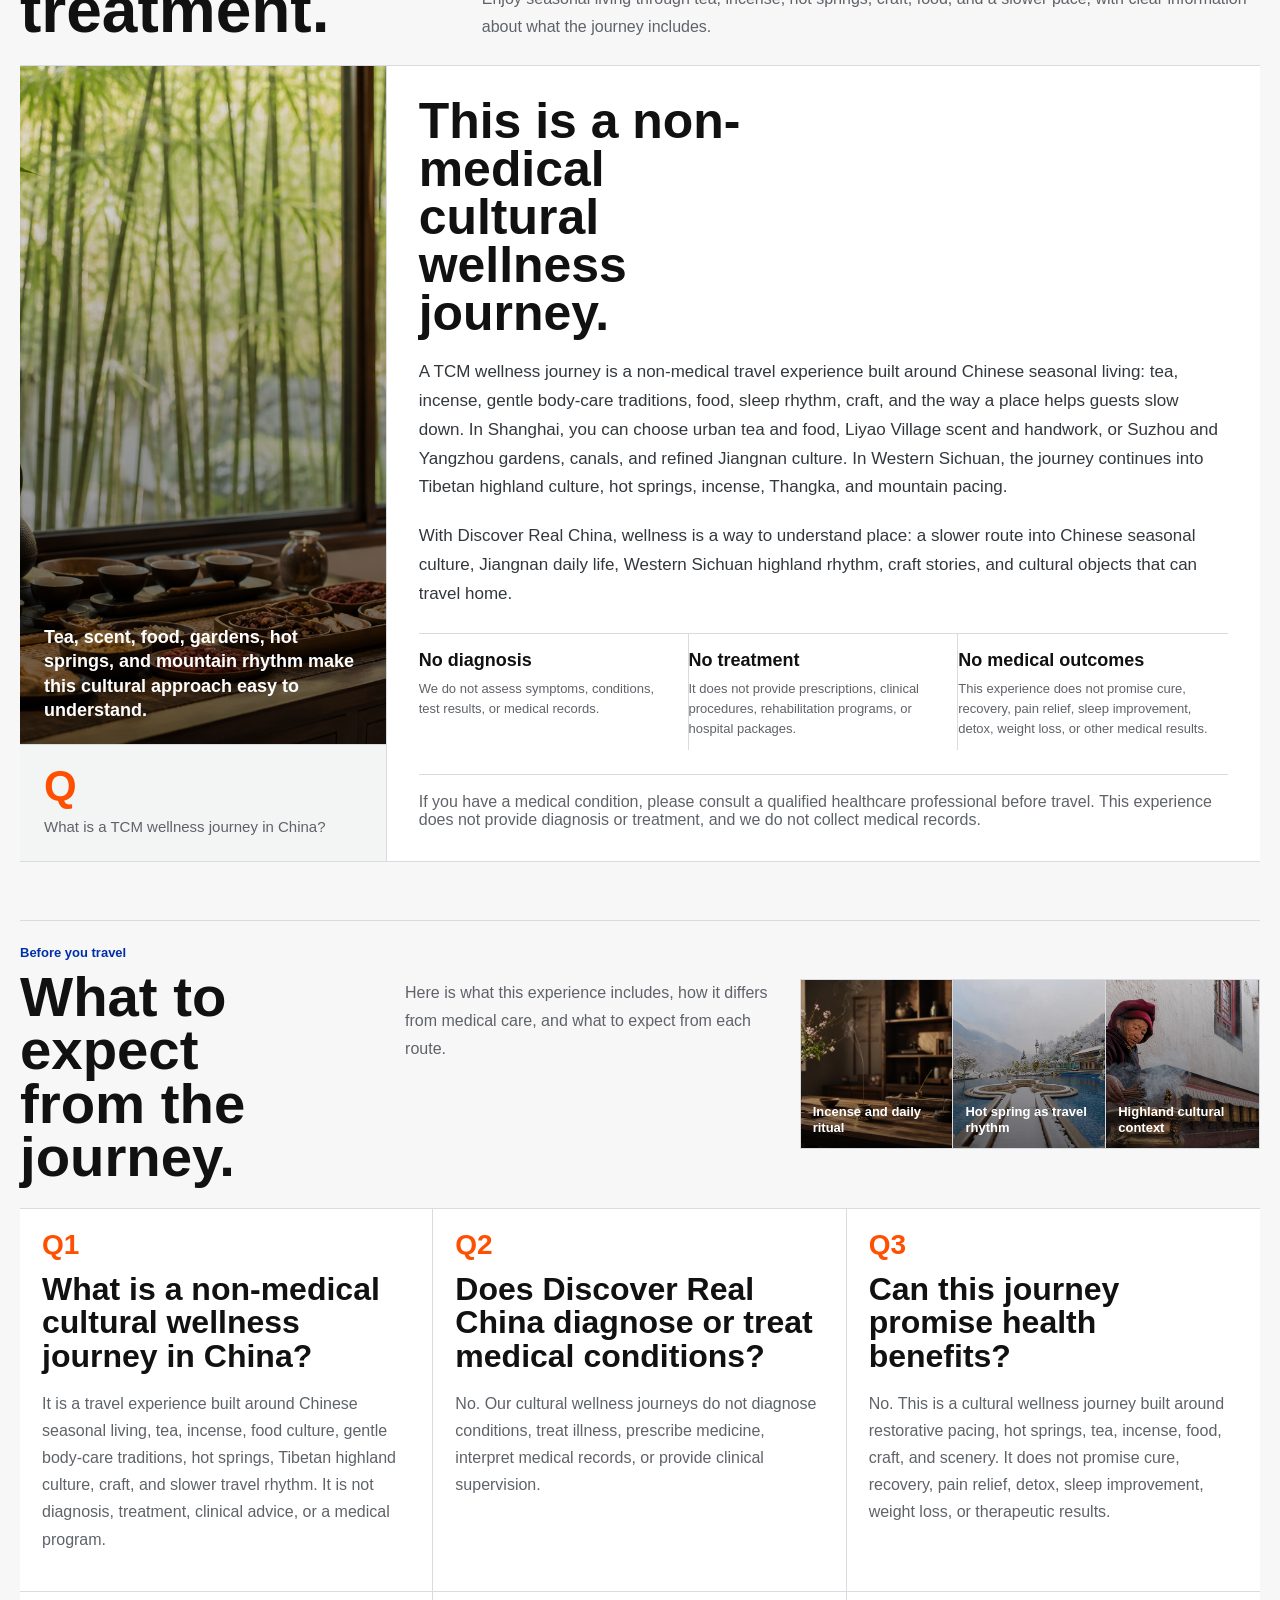
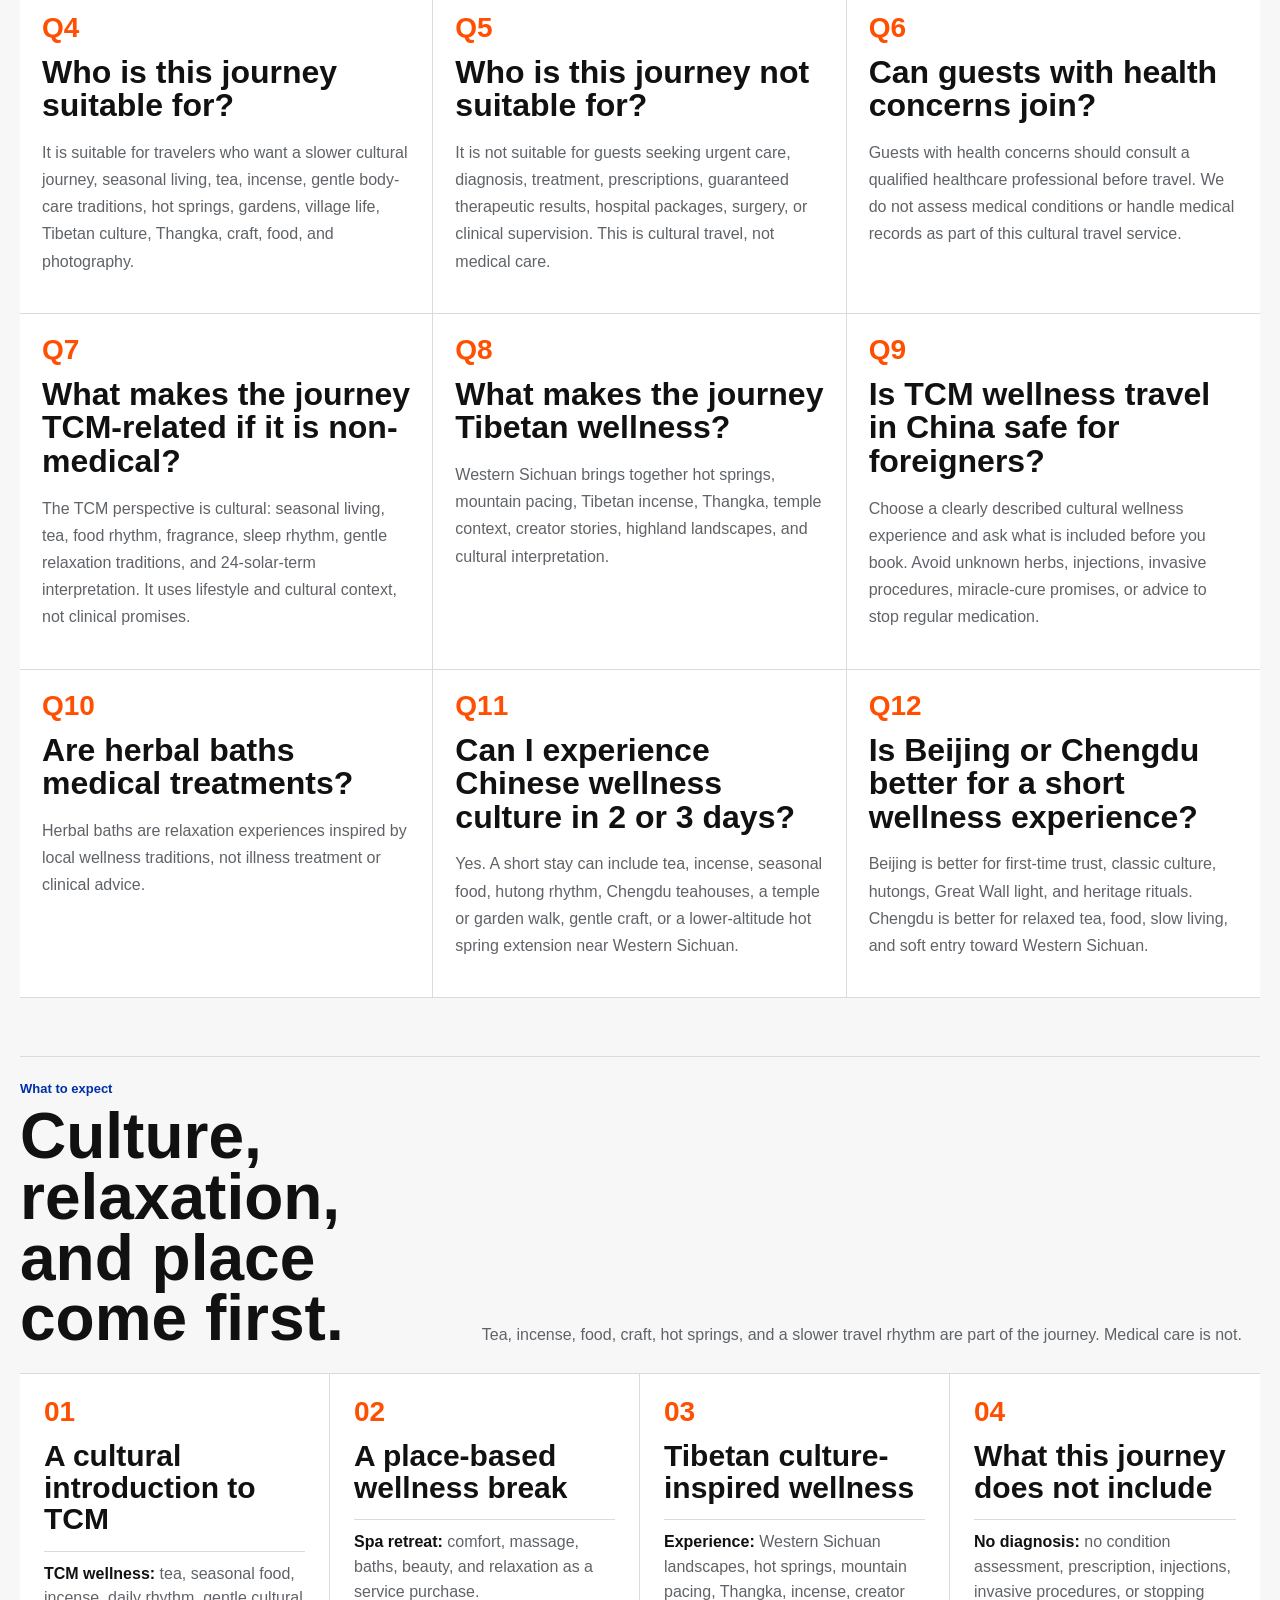
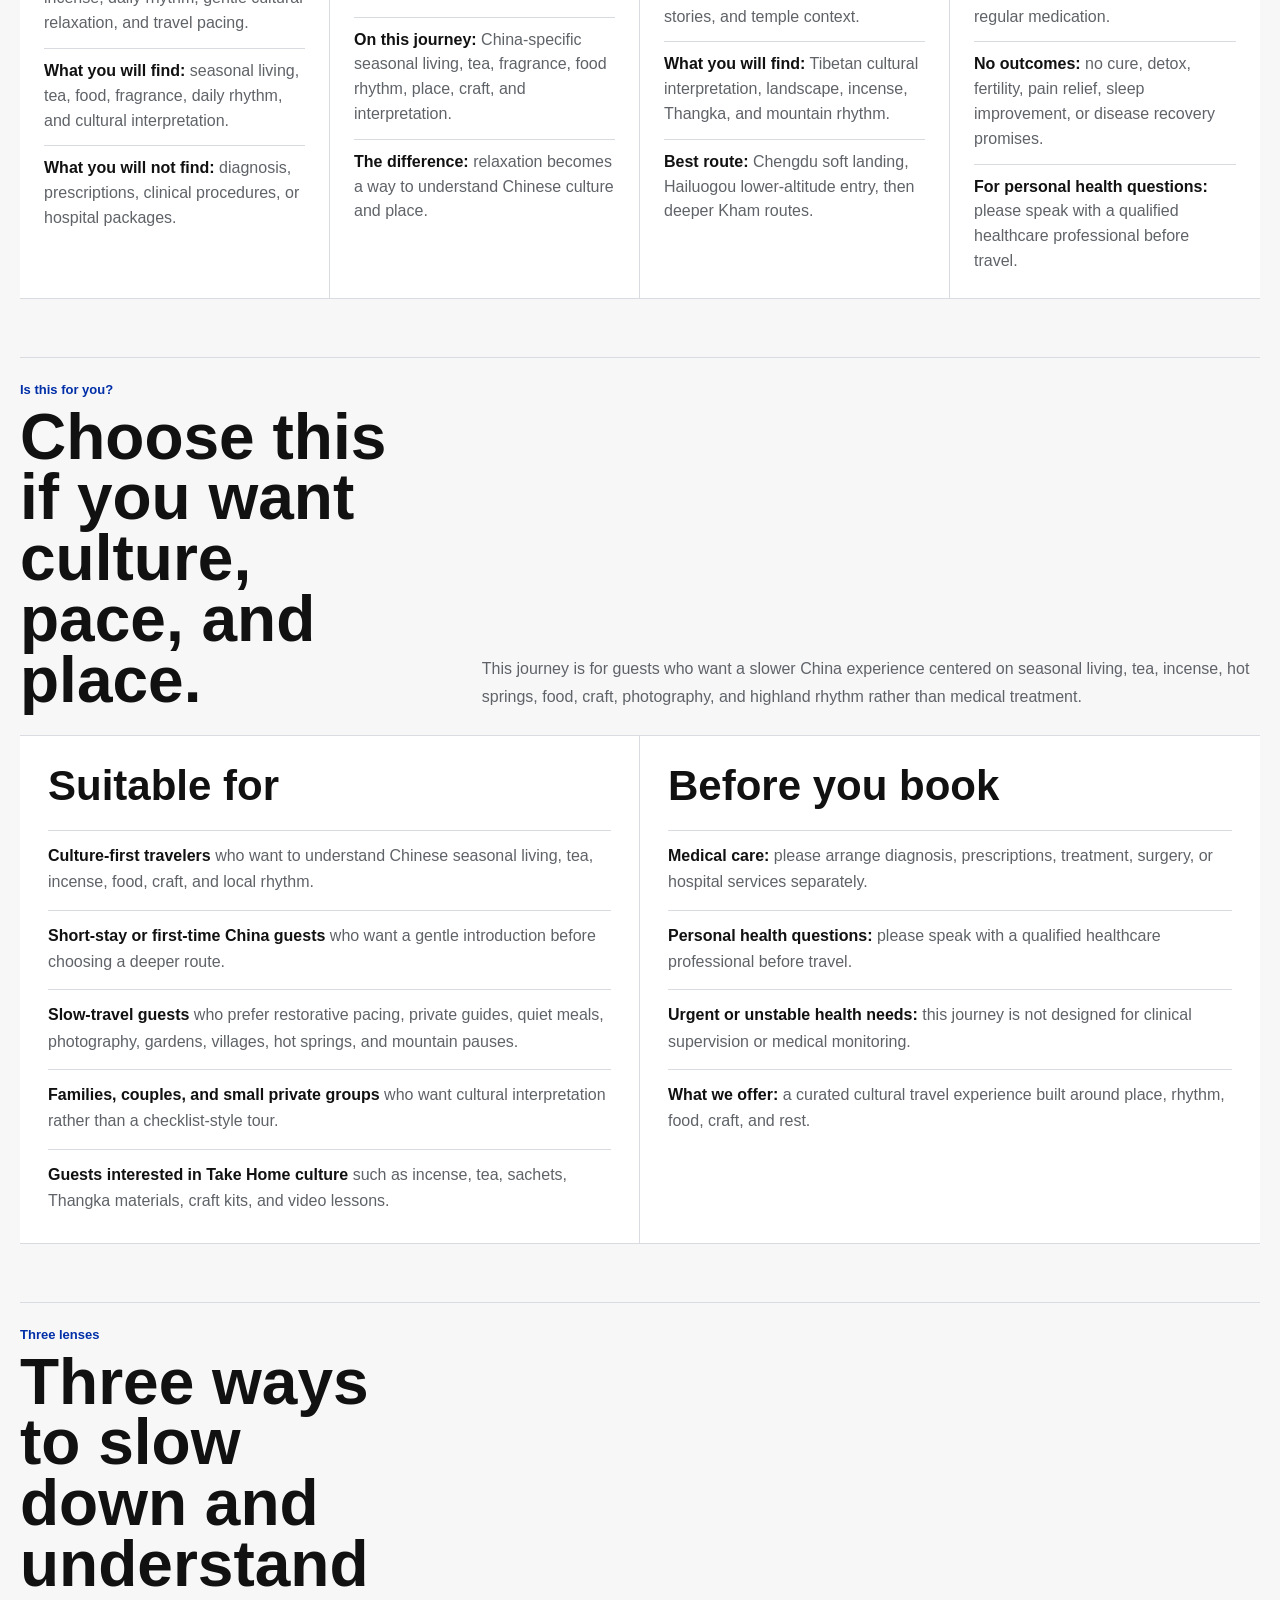
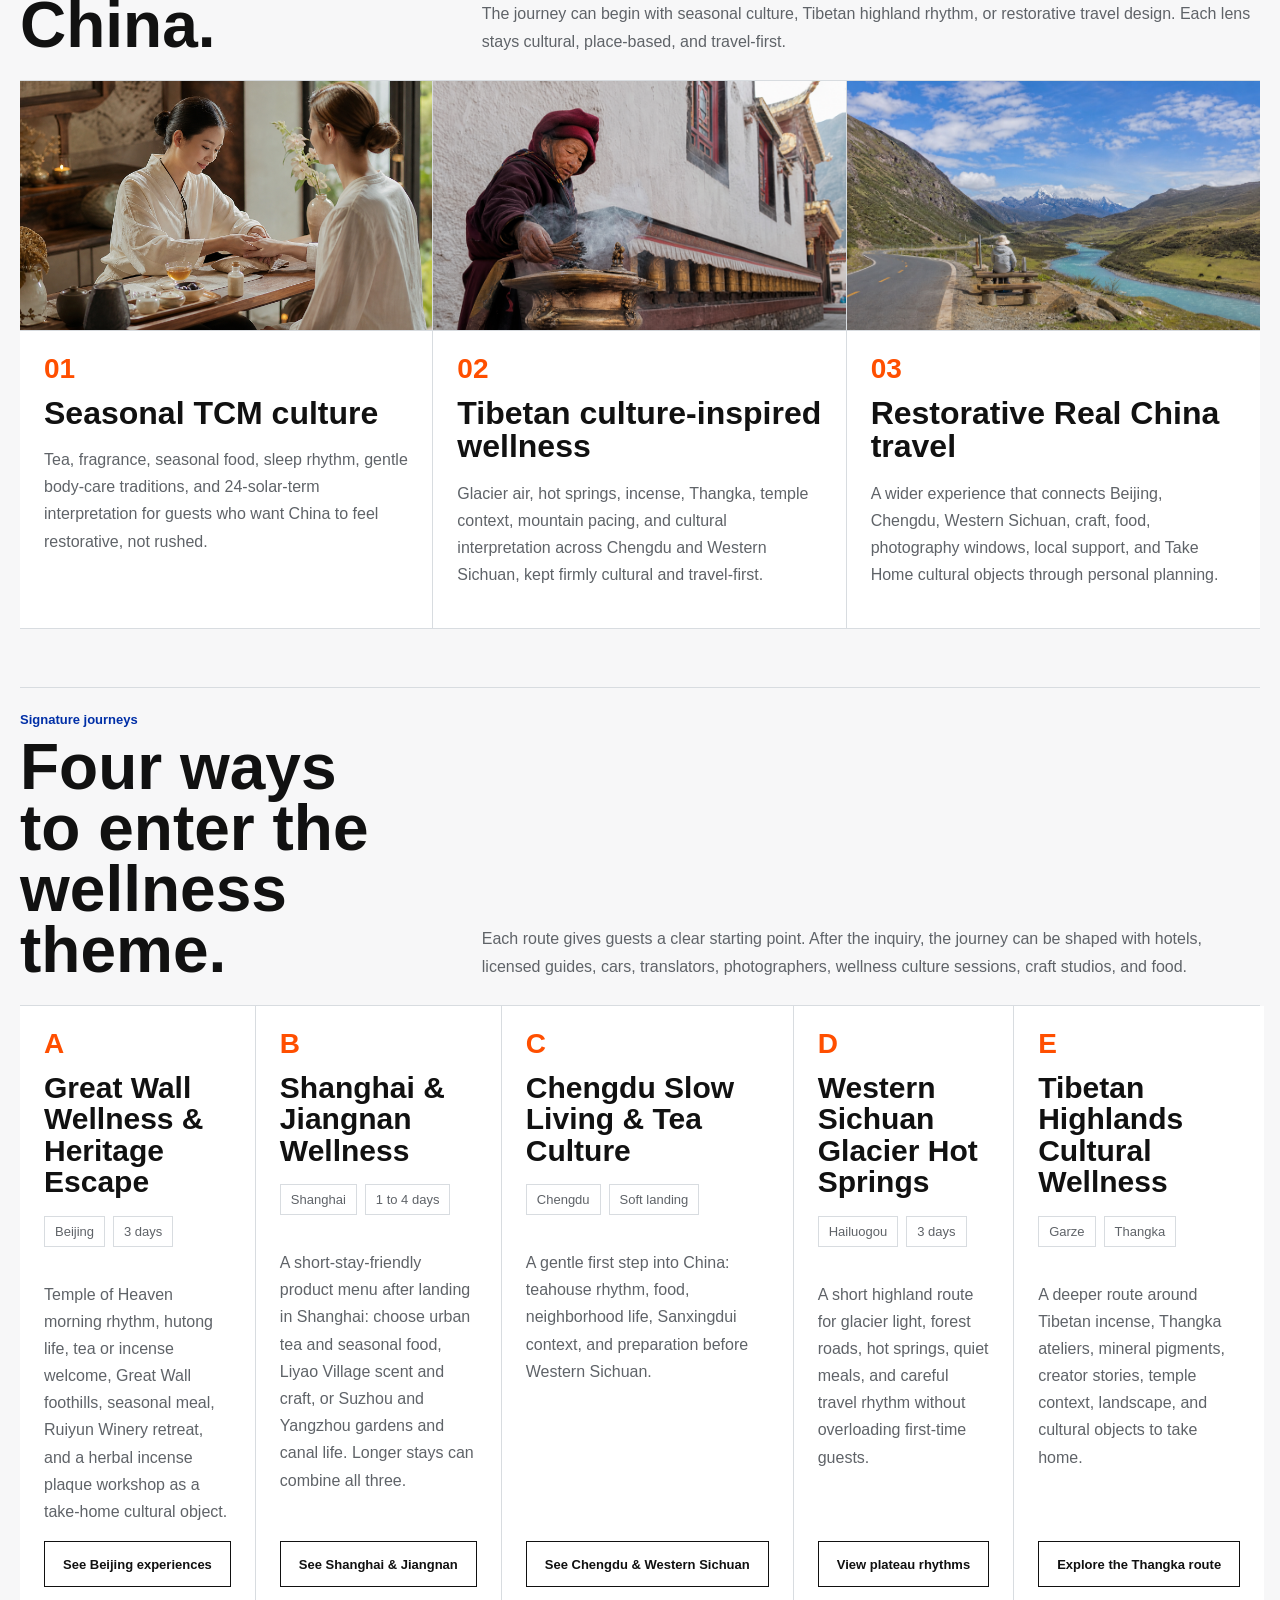
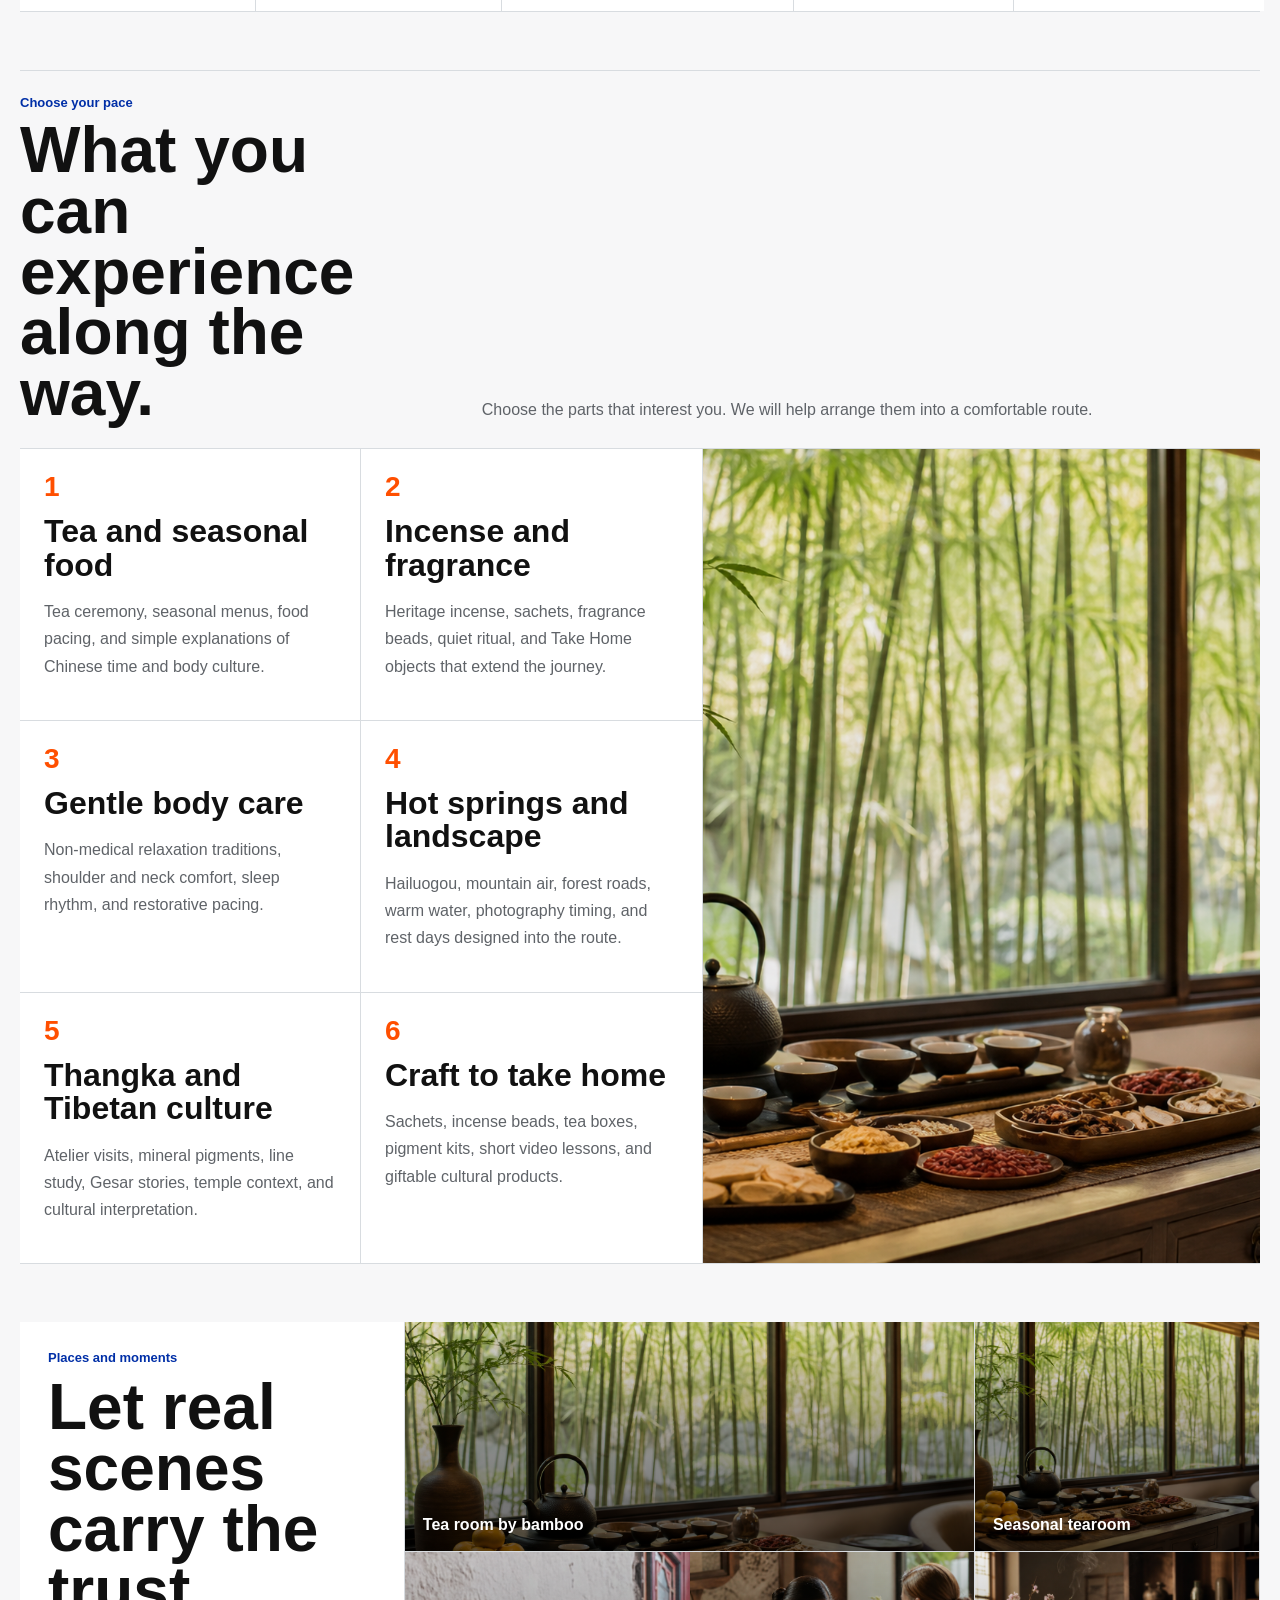
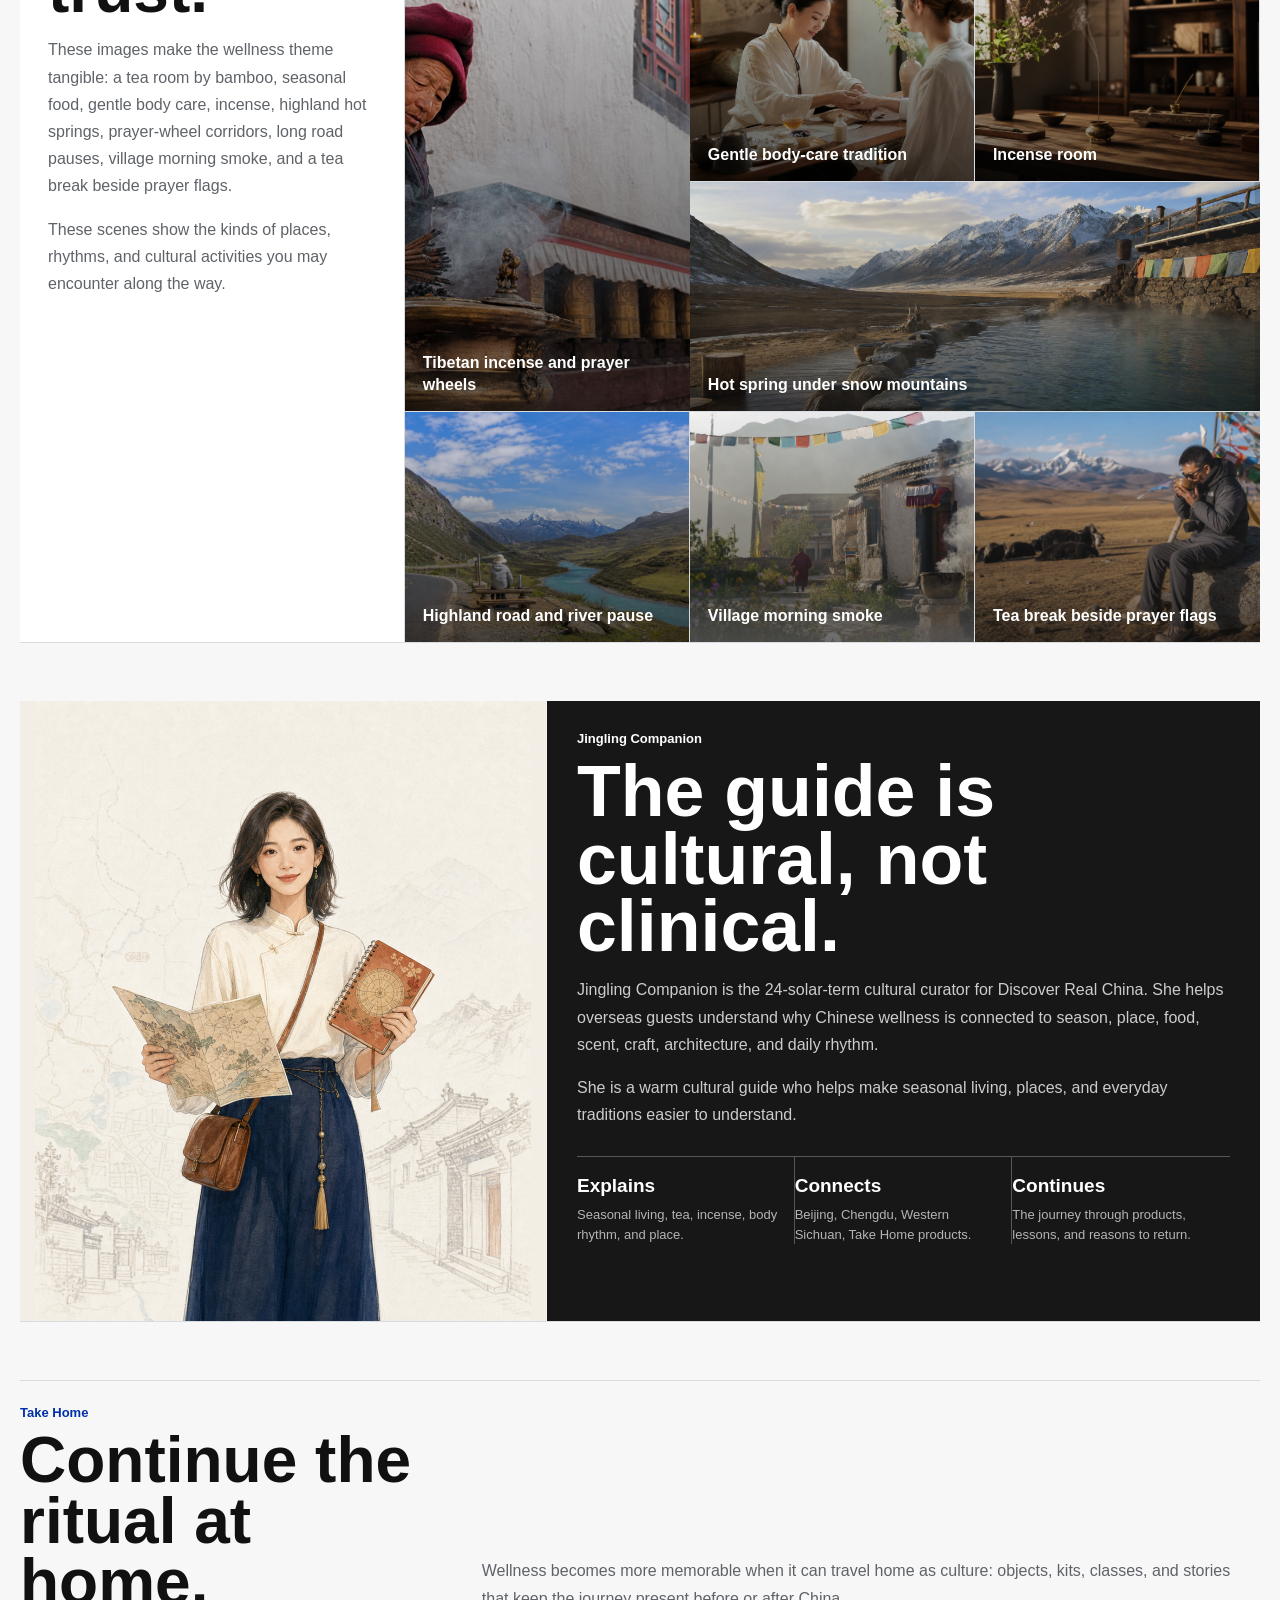
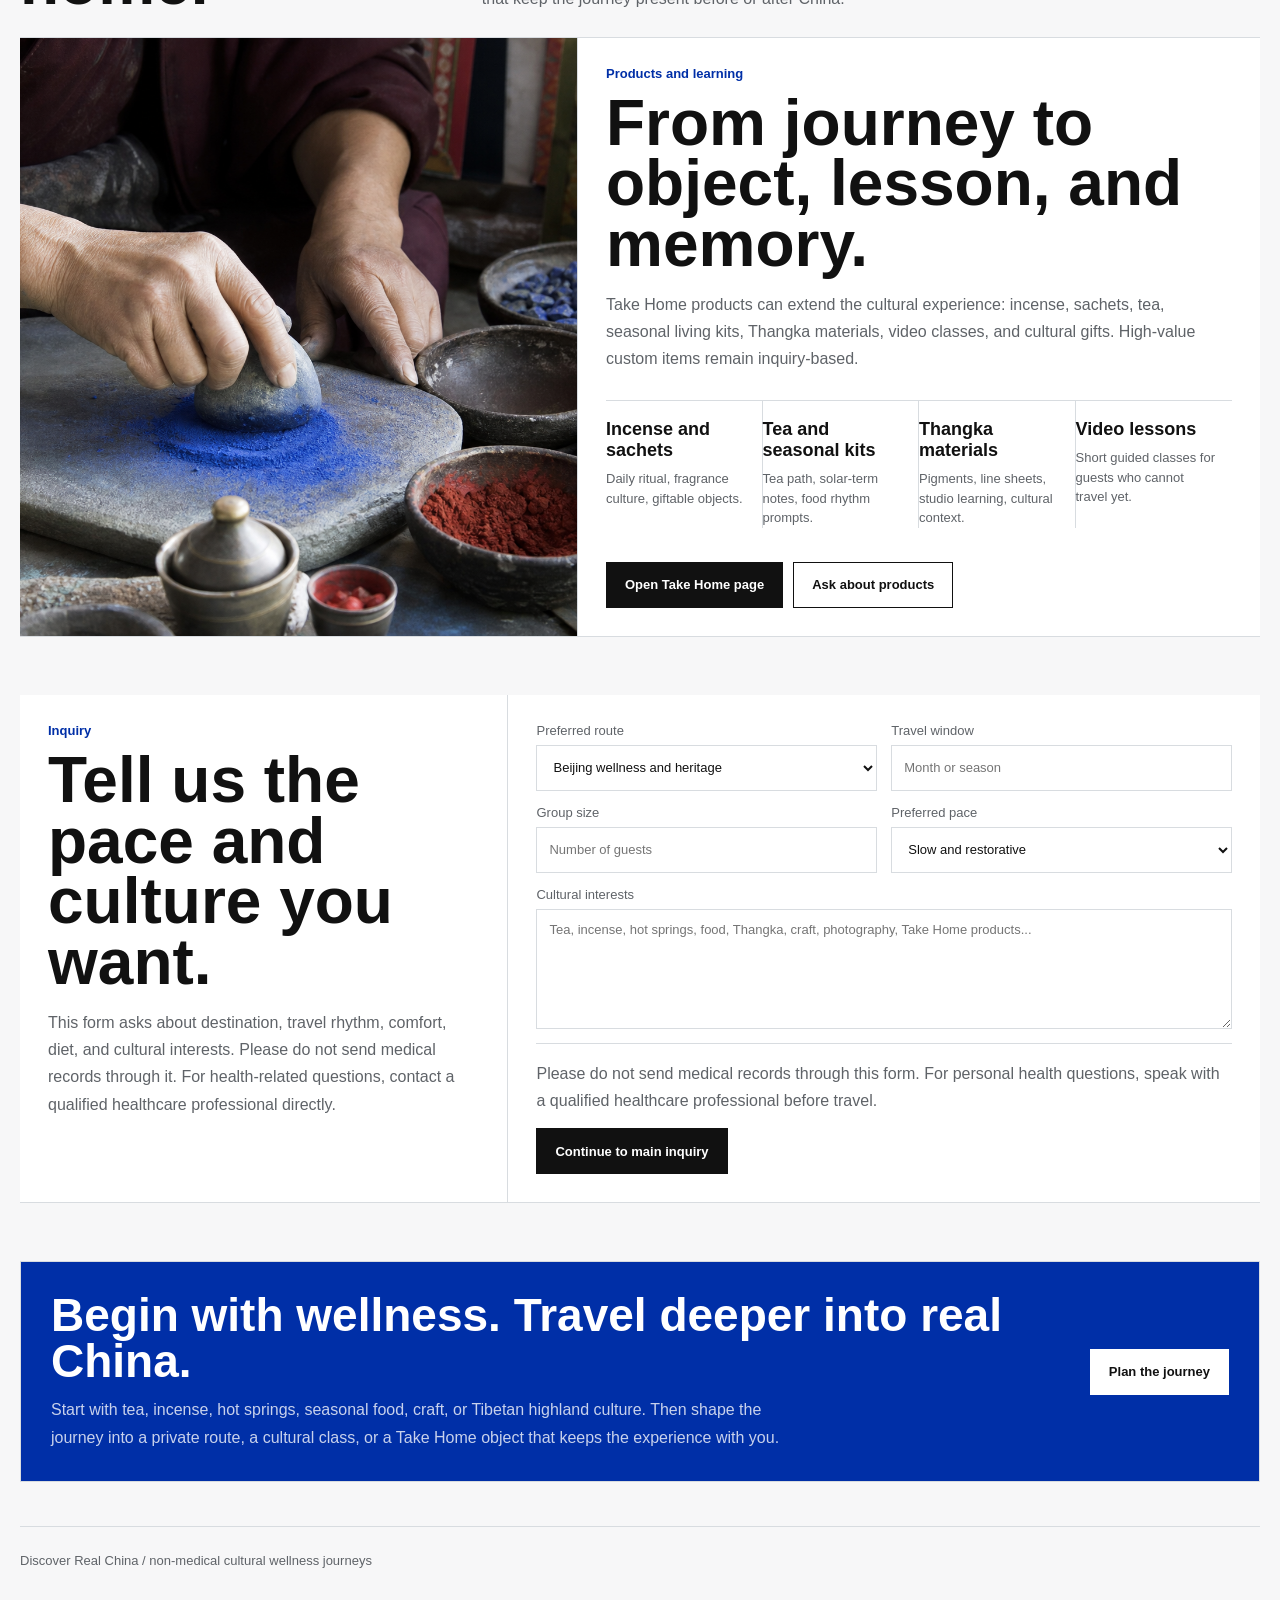
<file: tcm-wellness.html>
<!DOCTYPE html>
<html lang="en">
<head>
  <meta charset="UTF-8">
  <meta name="viewport" content="width=device-width, initial-scale=1.0">
  <link rel="canonical" href="https://www.discover-real-china.com/tcm-wellness.html">
  <title>TCM & Tibetan Wellness Journeys | Discover Real China</title>
  <link rel="icon" href="discover-real-china-assets/favicon.svg" type="image/svg+xml">
  <meta name="description" content="Non-medical TCM and Tibetan wellness journeys in China: seasonal tea, incense, hot springs, Tibetan highland culture, Thangka, craft, and restorative travel through Shanghai, Suzhou, Yangzhou, Beijing, Chengdu, and Western Sichuan.">
  <style>
    :root{
      --bg:#F7F7F8;
      --surface:#FFFFFF;
      --ink:#111111;
      --muted:#5F6368;
      --line:#D8DCE0;
      --accent:#FF4F00;
      --blue:#002FA7;
      --soft:#EEF1F4;
      --dark:#171717;
    }
    *{box-sizing:border-box}
    html{scroll-behavior:smooth}
    body{margin:0;background:var(--bg);color:var(--ink);font-family:"Helvetica Neue",Arial,"Microsoft YaHei",sans-serif;-webkit-font-smoothing:antialiased}
    a{color:inherit;text-decoration:none}
    img{display:block;max-width:100%}
    p{line-height:1.7}
    .shell{width:min(1360px,calc(100% - 40px));margin:0 auto}
    .top{height:76px;display:flex;align-items:center;justify-content:space-between;border-bottom:1px solid var(--line);font-size:13px;line-height:1.2}
    .brand{font-weight:800}
    .nav{display:flex;gap:18px;color:var(--muted)}
    .nav a[aria-current="page"]{color:var(--ink);font-weight:700}
    .nav a:last-child{opacity:.7}
    .hero{min-height:calc(100vh - 76px);display:grid;grid-template-columns:.95fr 1.05fr;border-bottom:1px solid var(--line)}
    .hero-copy{padding:34px 30px 34px 0;display:flex;flex-direction:column;justify-content:space-between;border-right:1px solid var(--line)}
    .eyebrow{font-size:13px;color:var(--blue);font-weight:800;line-height:1.3}
    h1{font-size:clamp(52px,8vw,118px);line-height:.9;margin:22px 0 0;font-weight:800;max-width:10.4ch}
    .lead{margin:28px 0 0;max-width:720px;color:#30343A;font-size:18px;line-height:1.7}
    .actions{display:flex;flex-wrap:wrap;gap:10px;margin-top:34px}
    .btn{display:inline-flex;align-items:center;justify-content:center;min-height:46px;border:1px solid var(--ink);background:var(--ink);color:#fff;padding:0 18px;font-weight:800;font-size:13px}
    .btn.secondary{background:transparent;color:var(--ink)}
    .hero-media{display:grid;grid-template-columns:1fr 1fr;grid-template-rows:1fr 1fr;min-height:650px}
    .tile{position:relative;background:center/cover no-repeat;border-right:1px solid var(--line);border-bottom:1px solid var(--line);min-height:300px}
    .tile:nth-child(2n){border-right:0}
    .tile:nth-child(n+3){border-bottom:0}
    .tile.large{grid-row:span 2}
    .tile:after{content:"";position:absolute;inset:0;background:linear-gradient(180deg,rgba(0,0,0,.02),rgba(0,0,0,.58))}
    .tile span{position:absolute;left:20px;right:20px;bottom:18px;z-index:1;color:white;font-weight:800;font-size:17px;line-height:1.35}
    .chain{display:grid;grid-template-columns:repeat(4,1fr);border-top:1px solid var(--line);margin-top:34px}
    .chain div{padding:16px 14px 0 0;border-right:1px solid var(--line);min-height:128px}
    .chain div:last-child{border-right:0}
    .chain b{display:block;font-size:34px;color:var(--accent);line-height:1}
    .chain strong{display:block;margin-top:12px;font-size:16px}
    .chain span{display:block;margin-top:8px;color:var(--muted);font-size:13px;line-height:1.5}
    .section{padding:58px 0 0}
    .section-head{display:grid;grid-template-columns:.56fr 1fr;gap:26px;align-items:end;border-top:1px solid var(--line);border-bottom:1px solid var(--line);padding:24px 0}
    .section-head h2{font-size:clamp(38px,5vw,78px);line-height:.95;margin:8px 0 0;font-weight:800;max-width:11ch}
    .section-head p{margin:0;color:var(--muted);line-height:1.75;font-size:16px;max-width:820px}
    .answer{display:grid;grid-template-columns:.42fr 1fr;border-bottom:1px solid var(--line);background:var(--surface)}
    .answer-visual{border-right:1px solid var(--line);display:grid;grid-template-rows:minmax(360px,1fr) auto;min-height:560px}
    .answer-photo{position:relative;background:center/cover no-repeat}
    .answer-photo:after{content:"";position:absolute;inset:0;background:linear-gradient(180deg,rgba(0,0,0,.02),rgba(0,0,0,.55))}
    .answer-photo span{position:absolute;left:24px;right:24px;bottom:22px;z-index:1;color:#fff;font-size:18px;font-weight:800;line-height:1.35}
    .answer-note{padding:22px 24px;background:#F3F5F4;border-top:1px solid var(--line);display:grid;gap:10px}
    .answer-note strong{color:var(--accent);font-size:42px;line-height:.9}
    .answer-note span{color:var(--muted);font-size:15px;line-height:1.6}
    .answer-body{padding:32px;display:grid;align-content:center;gap:20px}
    .answer-body h3{font-size:clamp(34px,3.9vw,58px);line-height:.96;margin:0;max-width:12ch}
    .answer-body p{color:#33383D;font-size:17px;max-width:900px;margin:0}
    .notice{margin-top:4px;border-top:1px solid var(--line);padding-top:18px;color:var(--muted)}
    .boundary-strip{display:grid;grid-template-columns:repeat(3,1fr);border-top:1px solid var(--line);margin-top:4px}
    .boundary-strip article{padding:16px 16px 0 0;border-right:1px solid var(--line);min-height:116px}
    .boundary-strip article:last-child{border-right:0}
    .boundary-strip strong{display:block;font-size:18px}
    .boundary-strip span{display:block;margin-top:8px;color:var(--muted);font-size:13px;line-height:1.55}
    .compare-grid{display:grid;grid-template-columns:repeat(4,1fr);border-bottom:1px solid var(--line);background:var(--surface)}
    .compare-card{padding:24px;border-right:1px solid var(--line);min-height:360px}
    .compare-card:last-child{border-right:0}
    .compare-card h3{font-size:30px}
    .compare-card ul{margin:16px 0 0;padding:0;list-style:none;display:grid;gap:12px}
    .compare-card li{border-top:1px solid var(--line);padding-top:10px;color:var(--muted);line-height:1.55}
    .compare-card b{color:var(--ink)}
    .audience{display:grid;grid-template-columns:1fr 1fr;border-bottom:1px solid var(--line);background:var(--surface)}
    .audience article{padding:28px;border-right:1px solid var(--line)}
    .audience article:last-child{border-right:0}
    .audience h3{font-size:42px;margin:0 0 22px}
    .audience ul{margin:0;padding:0;list-style:none;display:grid;gap:14px}
    .audience li{border-top:1px solid var(--line);padding-top:12px;color:var(--muted);line-height:1.65}
    .audience b{color:var(--ink)}
    .lens-grid{display:grid;grid-template-columns:repeat(3,1fr);border-bottom:1px solid var(--line)}
    .lens{background:var(--surface);border-right:1px solid var(--line);min-height:520px;display:flex;flex-direction:column}
    .lens:last-child{border-right:0}
    .lens-img{height:250px;background:center/cover no-repeat;border-bottom:1px solid var(--line)}
    .lens-body{padding:24px}
    .index{display:block;color:var(--accent);font-size:28px;font-weight:800;line-height:1}
    h3{font-size:32px;line-height:1.05;margin:14px 0 0;font-weight:800}
    .muted{color:var(--muted)}
    .routes{display:grid;grid-template-columns:repeat(5,1fr);border-bottom:1px solid var(--line)}
    .route{padding:24px;background:var(--surface);border-right:1px solid var(--line);min-height:380px;display:flex;flex-direction:column}
    .route:last-child{border-right:0}
    .tags{display:flex;flex-wrap:wrap;gap:8px;margin:18px 0}
    .tag{border:1px solid var(--line);padding:7px 10px;background:#fff;font-size:13px;color:var(--muted)}
    .route h3{font-size:30px}
    .route .btn{margin-top:auto;width:max-content}
    .experience{display:grid;grid-template-columns:1.1fr .9fr;border-bottom:1px solid var(--line);background:var(--surface)}
    .experience-list{display:grid;grid-template-columns:1fr 1fr}
    .experience-list article{padding:24px;border-right:1px solid var(--line);border-bottom:1px solid var(--line);min-height:190px}
    .experience-list article:nth-child(2n){border-right:0}
    .experience-list article:nth-last-child(-n+2){border-bottom:0}
.experience-photo{background:url('discover-real-china-assets/tcm-wellness/drc-tcm-seasonal-tearoom-1600x1067.png') center/cover no-repeat;min-height:560px;border-left:1px solid var(--line)}
    .proof{display:grid;grid-template-columns:.45fr 1fr;border-bottom:1px solid var(--line);background:var(--surface)}
    .proof-copy{padding:28px;border-right:1px solid var(--line)}
    .proof-copy h2{font-size:clamp(38px,5vw,72px);line-height:.95;margin:10px 0 0}
    .proof-grid{display:grid;grid-template-columns:repeat(3,1fr);grid-auto-rows:230px}
    .proof-photo{position:relative;background:center/cover no-repeat;border-right:1px solid var(--line);border-bottom:1px solid var(--line)}
    .proof-photo:nth-child(3n){border-right:0}
    .proof-photo:nth-last-child(-n+3){border-bottom:0}
    .proof-photo.wide{grid-column:span 2}
    .proof-photo.tall{grid-row:span 2}
    .proof-photo:after{content:"";position:absolute;inset:0;background:linear-gradient(180deg,rgba(0,0,0,.02),rgba(0,0,0,.58))}
    .proof-photo span{position:absolute;left:18px;right:18px;bottom:16px;z-index:1;color:#fff;font-weight:800;line-height:1.35}
    .companion{display:grid;grid-template-columns:.85fr 1.15fr;border-bottom:1px solid var(--line);background:var(--dark);color:white}
    .companion-img{background:#f3eee5 url('discover-real-china-assets/jingling-ip/jingling-main-guide-web-fullface-4x5.png') center top/contain no-repeat;min-height:620px;border-right:1px solid rgba(255,255,255,.22)}
    .companion-copy{padding:30px}
    .companion .eyebrow{color:white}
    .companion h2{font-size:clamp(42px,5.6vw,86px);line-height:.94;margin:10px 0 0}
    .companion p{color:rgba(255,255,255,.78);font-size:16px}
    .companion-grid{display:grid;grid-template-columns:repeat(3,1fr);margin-top:28px;border-top:1px solid rgba(255,255,255,.28)}
    .companion-grid article{padding:18px 14px 0 0;border-right:1px solid rgba(255,255,255,.28)}
    .companion-grid article:last-child{border-right:0}
    .companion-grid strong{display:block;font-size:19px}
    .companion-grid span{display:block;margin-top:8px;color:rgba(255,255,255,.68);font-size:13px;line-height:1.5}
    .takehome{display:grid;grid-template-columns:.9fr 1.1fr;border-bottom:1px solid var(--line);background:var(--surface)}
    .takehome-photo{min-height:520px;background:url('discover-real-china-assets/thangka/mineral-pigments.png') center/cover no-repeat;border-right:1px solid var(--line)}
    .takehome-copy{padding:28px}
    .takehome-copy h2{font-size:clamp(40px,5vw,76px);line-height:.95;margin:10px 0 0}
    .product-strip{display:grid;grid-template-columns:repeat(4,1fr);margin-top:28px;border-top:1px solid var(--line)}
    .product-strip article{padding:18px 14px 0 0;border-right:1px solid var(--line)}
    .product-strip article:last-child{border-right:0}
    .product-strip strong{display:block;font-size:18px}
    .product-strip span{display:block;margin-top:8px;color:var(--muted);font-size:13px;line-height:1.5}
    .form-zone{display:grid;grid-template-columns:.65fr 1fr;border-bottom:1px solid var(--line);background:var(--surface)}
    .form-copy{padding:28px;border-right:1px solid var(--line)}
    .form-copy h2{font-size:clamp(38px,5vw,72px);line-height:.95;margin:10px 0 0}
    .fields{padding:28px;display:grid;grid-template-columns:1fr 1fr;gap:14px}
    label{display:grid;gap:7px;color:var(--muted);font-size:13px}
    input,select,textarea{width:100%;border:1px solid var(--line);background:#fff;color:var(--ink);font:inherit;padding:12px;min-height:46px}
    textarea{min-height:120px;resize:vertical}
    .full{grid-column:1/-1}
    .field-note{grid-column:1/-1;border-top:1px solid var(--line);padding-top:16px;color:var(--muted);line-height:1.7}
    #faq .section-head{grid-template-columns:.42fr 1fr;align-items:center}
    #faq .section-head h2{font-size:clamp(38px,4.4vw,66px);max-width:10ch}
    .faq-intro{display:grid;grid-template-columns:.9fr 1.1fr;gap:18px;align-items:stretch}
    .faq-intro p{max-width:520px}
    .faq-preview{display:grid;grid-template-columns:repeat(3,1fr);border:1px solid var(--line);background:var(--surface)}
    .faq-preview div{min-height:168px;background:center/cover no-repeat;border-right:1px solid var(--line);position:relative}
    .faq-preview div:last-child{border-right:0}
    .faq-preview div:after{content:"";position:absolute;inset:0;background:linear-gradient(180deg,rgba(0,0,0,.02),rgba(0,0,0,.5))}
    .faq-preview span{position:absolute;left:12px;right:12px;bottom:12px;z-index:1;color:#fff;font-weight:800;font-size:13px;line-height:1.25}
    .faq{display:grid;grid-template-columns:repeat(3,1fr);border-bottom:1px solid var(--line)}
    .faq article{padding:22px;background:var(--surface);border-right:1px solid var(--line);border-bottom:1px solid var(--line);min-height:198px}
    .faq article:nth-child(2n){border-right:1px solid var(--line)}
    .faq article:nth-child(3n){border-right:0}
    .faq article:nth-last-child(-n+3){border-bottom:0}
    .cta{margin:58px 0 44px;border:1px solid var(--line);background:var(--blue);color:#fff;display:grid;grid-template-columns:1fr auto;gap:24px;align-items:center;padding:30px}
    .cta h2{font-size:46px;line-height:1;margin:0}
    .cta p{margin:12px 0 0;color:rgba(255,255,255,.78);max-width:760px}
    .cta .btn{background:#fff;color:var(--ink);border-color:#fff}
    footer{border-top:1px solid var(--line);padding:26px 0 42px;color:var(--muted);font-size:13px}
    @media(max-width:1080px){
      .routes{grid-template-columns:1fr 1fr}
      .route:nth-child(2n){border-right:0}
      .route:nth-child(-n+4){border-bottom:1px solid var(--line)}
    }
    @media(max-width:900px){
      .nav{display:none}
      .hero,.section-head,#faq .section-head,.answer,.compare-grid,.audience,.lens-grid,.routes,.experience,.proof,.companion,.takehome,.form-zone,.faq,.cta,.faq-intro{grid-template-columns:1fr}
      .hero-copy,.answer-visual,.lens,.experience-photo,.proof-copy,.companion-img,.takehome-photo,.form-copy,.route{border-right:0}
      .hero-copy{padding-right:0;border-bottom:1px solid var(--line)}
      .hero-media{grid-template-columns:1fr;grid-template-rows:auto;min-height:auto}
      .tile,.tile.large{grid-row:auto;border-right:0;border-bottom:1px solid var(--line);min-height:360px}
      .tile:last-child{border-bottom:0}
      .chain,.boundary-strip,.experience-list,.proof-grid,.companion-grid,.product-strip,.fields,.faq-preview{grid-template-columns:1fr}
      .chain div,.boundary-strip article,.compare-card,.audience article,.companion-grid article,.product-strip article{border-right:0;border-bottom:1px solid var(--line)}
      .chain div:last-child,.boundary-strip article:last-child,.compare-card:last-child,.audience article:last-child,.companion-grid article:last-child,.product-strip article:last-child{border-bottom:0}
      .faq article,.faq article:nth-child(2n),.faq article:nth-child(3n){border-right:0}
      .faq article:nth-last-child(-n+3){border-bottom:1px solid var(--line)}
      .faq article:last-child{border-bottom:0}
      .faq-preview div{border-right:0;border-bottom:1px solid var(--line)}
      .faq-preview div:last-child{border-bottom:0}
      .experience-list article{border-right:0}
      .experience-list article:nth-last-child(2){border-bottom:1px solid var(--line)}
      .faq article{border-right:0}
      .faq article:nth-last-child(2){border-bottom:1px solid var(--line)}
      .proof-photo,.proof-photo.wide,.proof-photo.tall{grid-column:auto;grid-row:auto;min-height:320px;border-right:0}
      .proof-photo:nth-last-child(-n+3){border-bottom:1px solid var(--line)}
      .proof-photo:last-child{border-bottom:0}
      .cta .btn{width:100%}
    }
  </style>
  <script type="application/ld+json">
  {
    "@context":"https://schema.org",
    "@type":"FAQPage",
    "mainEntity":[
      {
        "@type":"Question",
        "name":"What is a non-medical cultural wellness journey in China?",
        "acceptedAnswer":{"@type":"Answer","text":"It is a travel experience built around Chinese seasonal living, tea, incense, food culture, gentle body-care traditions, hot springs, Tibetan highland culture, craft, and slow travel rhythm. It is not diagnosis, treatment, clinical advice, or a medical program."}
      },
      {
        "@type":"Question",
        "name":"Does Discover Real China diagnose or treat medical conditions?",
        "acceptedAnswer":{"@type":"Answer","text":"No. Public wellness journeys by Discover Real China are cultural and lifestyle experiences. They do not provide diagnosis, treatment, or clinical advice."}
      },
      {
        "@type":"Question",
        "name":"Where can guests experience TCM and Tibetan wellness culture?",
          "acceptedAnswer":{"@type":"Answer","text":"Current cultural wellness journeys connect Shanghai, Suzhou, Yangzhou, Beijing, Chengdu, and Western Sichuan, including Shanghai-to-Jiangnan village wellness, gardens, canal life, seasonal tea and incense culture, Great Wall recovery travel, Chengdu slow living, glacier hot springs, Tibetan highland culture, Thangka, and Take Home cultural products."}
      },
      {
        "@type":"Question",
        "name":"Who is this journey suitable for?",
        "acceptedAnswer":{"@type":"Answer","text":"It is suitable for travelers who want a restorative cultural journey, slower pacing, tea, incense, seasonal food, hot springs, craft, photography, gardens, village life, Tibetan culture, and a deeper way to understand China."}
      },
      {
        "@type":"Question",
        "name":"Who is this journey not suitable for?",
        "acceptedAnswer":{"@type":"Answer","text":"It is not suitable for guests seeking urgent care, diagnosis, treatment, prescriptions, guaranteed therapeutic results, hospital packages, surgery, or clinical supervision. This is cultural travel, not medical care."}
      },
      {
        "@type":"Question",
        "name":"Can guests with health concerns join?",
            "acceptedAnswer":{"@type":"Answer","text":"Guests with health concerns should consult a qualified healthcare professional before travel. We do not assess medical conditions or handle medical records as part of this cultural travel service."}
      },
      {
        "@type":"Question",
        "name":"What makes the journey TCM-related if it is non-medical?",
            "acceptedAnswer":{"@type":"Answer","text":"The journey uses cultural TCM vocabulary and daily practices such as seasonal living, tea, food rhythm, fragrance, sleep rhythm, gentle relaxation traditions, and 24-solar-term interpretation, without promising clinical outcomes."}
      },
      {
        "@type":"Question",
        "name":"What makes the journey Tibetan wellness?",
        "acceptedAnswer":{"@type":"Answer","text":"Western Sichuan brings together hot springs, mountain pacing, Tibetan incense, Thangka, temple context, creator stories, highland landscapes, and cultural interpretation."}
      }
    ]
  }
  </script>
  <script src="discover-real-china-assets/js/drc-language.js" defer></script>
</head>
<body>
  <div class="shell">
    <header class="top">
      <a class="brand" href="index.html">Discover Real China</a>
      <nav class="nav">
        <a href="beijing.html">Beijing</a>
        <a href="shanghai.html">Shanghai</a>
        <a href="chengdu-western-sichuan.html">Western Sichuan</a>
        <a href="tcm-wellness.html" aria-current="page">TCM Wellness</a>
        <a href="take-home.html">Take Home</a>
        <a href="index.html#inquiry">Inquiry</a>
        <a href="index.html#partners">Partners</a>
      </nav>
    </header>

    <main>
      <section class="hero">
        <div class="hero-copy">
          <div>
            <div class="eyebrow">Non-medical cultural wellness journey</div>
            <h1>A cultural wellness journey, not a medical program.</h1>
            <p class="lead">Discover Real China curates non-medical cultural wellness journeys through Shanghai, Suzhou, Yangzhou, Beijing, Chengdu, and Western Sichuan: seasonal tea, incense, gentle body-care traditions, Jiangnan village life, gardens, canal rhythm, hot springs, Tibetan culture-inspired wellness, Thangka, craft, food, and restorative travel design.</p>
            <div class="chain" aria-label="Journey boundary">
              <div><b>01</b><strong>What it is</strong><span>Cultural wellness, restorative travel, seasonal living.</span></div>
              <div><b>02</b><strong>What it is not</strong><span>No diagnosis, no treatment, no guaranteed therapeutic results.</span></div>
              <div><b>03</b><strong>Where it leads</strong><span>Deeper China routes, cultural classes, and Take Home objects.</span></div>
              <div><b>04</b><strong>How we plan</strong><span>Travel rhythm, comfort, food, culture, and route pace come first.</span></div>
            </div>
            <div class="actions">
              <a class="btn" href="#inquiry">Plan a wellness journey</a>
              <a class="btn secondary" href="#faq">Read FAQ first</a>
            </div>
          </div>
        </div>
        <div class="hero-media">
          <div class="tile large" style="background-image:url('discover-real-china-assets/tcm-wellness/drc-tcm-seasonal-tearoom-1600x1067.png')"><span>Seasonal tea and TCM living culture</span></div>
          <div class="tile" style="background-image:url('discover-real-china-assets/tcm-wellness/drc-incense-culture-room-1600x1067.png')"><span>Incense, fragrance, and daily ritual</span></div>
          <div class="tile" style="background-image:url('discover-real-china-assets/tcm-wellness/tibetan-hot-spring-mountains.png')"><span>Glacier hot springs and highland recovery</span></div>
        </div>
      </section>

      <section class="section" id="answer">
        <div class="section-head">
          <div><div class="eyebrow">Start here</div><h2>A cultural wellness journey, not medical treatment.</h2></div>
          <p>Enjoy seasonal living through tea, incense, hot springs, craft, food, and a slower pace, with clear information about what the journey includes.</p>
        </div>
        <div class="answer">
          <div class="answer-visual">
            <div class="answer-photo" style="background-image:url('discover-real-china-assets/tcm-wellness/drc-tcm-seasonal-tearoom-1600x1067.png')">
              <span>Tea, scent, food, gardens, hot springs, and mountain rhythm make this cultural approach easy to understand.</span>
            </div>
            <div class="answer-note">
            <strong>Q</strong>
            <span class="muted">What is a TCM wellness journey in China?</span>
            </div>
          </div>
          <div class="answer-body">
            <h3>This is a non-medical cultural wellness journey.</h3>
            <p>A TCM wellness journey is a non-medical travel experience built around Chinese seasonal living: tea, incense, gentle body-care traditions, food, sleep rhythm, craft, and the way a place helps guests slow down. In Shanghai, you can choose urban tea and food, Liyao Village scent and handwork, or Suzhou and Yangzhou gardens, canals, and refined Jiangnan culture. In Western Sichuan, the journey continues into Tibetan highland culture, hot springs, incense, Thangka, and mountain pacing.</p>
            <p>With Discover Real China, wellness is a way to understand place: a slower route into Chinese seasonal culture, Jiangnan daily life, Western Sichuan highland rhythm, craft stories, and cultural objects that can travel home.</p>
            <div class="boundary-strip" aria-label="Medical boundary">
              <article><strong>No diagnosis</strong><span>We do not assess symptoms, conditions, test results, or medical records.</span></article>
              <article><strong>No treatment</strong><span>It does not provide prescriptions, clinical procedures, rehabilitation programs, or hospital packages.</span></article>
              <article><strong>No medical outcomes</strong><span>This experience does not promise cure, recovery, pain relief, sleep improvement, detox, weight loss, or other medical results.</span></article>
            </div>
            <div class="notice">If you have a medical condition, please consult a qualified healthcare professional before travel. This experience does not provide diagnosis or treatment, and we do not collect medical records.</div>
          </div>
        </div>
      </section>

      <section class="section" id="faq">
        <div class="section-head">
          <div><div class="eyebrow">Before you travel</div><h2>What to expect from the journey.</h2></div>
          <div class="faq-intro">
            <p>Here is what this experience includes, how it differs from medical care, and what to expect from each route.</p>
            <div class="faq-preview" aria-label="Wellness journey scenes">
              <div style="background-image:url('discover-real-china-assets/tcm-wellness/drc-incense-culture-room-1600x1067.png')"><span>Incense and daily ritual</span></div>
              <div style="background-image:url('discover-real-china-assets/western-sichuan-real-photos/hot-spring-wellness/hailuogou-hot-spring-01.jpg')"><span>Hot spring as travel rhythm</span></div>
              <div style="background-image:url('discover-real-china-assets/tcm-wellness/tibetan-incense-prayer-wheels.png')"><span>Highland cultural context</span></div>
            </div>
          </div>
        </div>
        <div class="faq">
          <article><span class="index">Q1</span><h3>What is a non-medical cultural wellness journey in China?</h3><p class="muted">It is a travel experience built around Chinese seasonal living, tea, incense, food culture, gentle body-care traditions, hot springs, Tibetan highland culture, craft, and slower travel rhythm. It is not diagnosis, treatment, clinical advice, or a medical program.</p></article>
          <article><span class="index">Q2</span><h3>Does Discover Real China diagnose or treat medical conditions?</h3><p class="muted">No. Our cultural wellness journeys do not diagnose conditions, treat illness, prescribe medicine, interpret medical records, or provide clinical supervision.</p></article>
              <article><span class="index">Q3</span><h3>Can this journey promise health benefits?</h3><p class="muted">No. This is a cultural wellness journey built around restorative pacing, hot springs, tea, incense, food, craft, and scenery. It does not promise cure, recovery, pain relief, detox, sleep improvement, weight loss, or therapeutic results.</p></article>
          <article><span class="index">Q4</span><h3>Who is this journey suitable for?</h3><p class="muted">It is suitable for travelers who want a slower cultural journey, seasonal living, tea, incense, gentle body-care traditions, hot springs, gardens, village life, Tibetan culture, Thangka, craft, food, and photography.</p></article>
          <article><span class="index">Q5</span><h3>Who is this journey not suitable for?</h3><p class="muted">It is not suitable for guests seeking urgent care, diagnosis, treatment, prescriptions, guaranteed therapeutic results, hospital packages, surgery, or clinical supervision. This is cultural travel, not medical care.</p></article>
              <article><span class="index">Q6</span><h3>Can guests with health concerns join?</h3><p class="muted">Guests with health concerns should consult a qualified healthcare professional before travel. We do not assess medical conditions or handle medical records as part of this cultural travel service.</p></article>
              <article><span class="index">Q7</span><h3>What makes the journey TCM-related if it is non-medical?</h3><p class="muted">The TCM perspective is cultural: seasonal living, tea, food rhythm, fragrance, sleep rhythm, gentle relaxation traditions, and 24-solar-term interpretation. It uses lifestyle and cultural context, not clinical promises.</p></article>
          <article><span class="index">Q8</span><h3>What makes the journey Tibetan wellness?</h3><p class="muted">Western Sichuan brings together hot springs, mountain pacing, Tibetan incense, Thangka, temple context, creator stories, highland landscapes, and cultural interpretation.</p></article>
              <article><span class="index">Q9</span><h3>Is TCM wellness travel in China safe for foreigners?</h3><p class="muted">Choose a clearly described cultural wellness experience and ask what is included before you book. Avoid unknown herbs, injections, invasive procedures, miracle-cure promises, or advice to stop regular medication.</p></article>
              <article><span class="index">Q10</span><h3>Are herbal baths medical treatments?</h3><p class="muted">Herbal baths are relaxation experiences inspired by local wellness traditions, not illness treatment or clinical advice.</p></article>
          <article><span class="index">Q11</span><h3>Can I experience Chinese wellness culture in 2 or 3 days?</h3><p class="muted">Yes. A short stay can include tea, incense, seasonal food, hutong rhythm, Chengdu teahouses, a temple or garden walk, gentle craft, or a lower-altitude hot spring extension near Western Sichuan.</p></article>
          <article><span class="index">Q12</span><h3>Is Beijing or Chengdu better for a short wellness experience?</h3><p class="muted">Beijing is better for first-time trust, classic culture, hutongs, Great Wall light, and heritage rituals. Chengdu is better for relaxed tea, food, slow living, and soft entry toward Western Sichuan.</p></article>
        </div>
      </section>


      <section class="section" id="comparisons">
        <div class="section-head">
          <div><div class="eyebrow">What to expect</div><h2>Culture, relaxation, and place come first.</h2></div>
          <p>Tea, incense, food, craft, hot springs, and a slower travel rhythm are part of the journey. Medical care is not.</p>
        </div>
        <div class="compare-grid">
          <article class="compare-card">
            <span class="index">01</span>
              <h3>A cultural introduction to TCM</h3>
            <ul>
              <li><b>TCM wellness:</b> tea, seasonal food, incense, daily rhythm, gentle cultural relaxation, and travel pacing.</li>
              <li><b>What you will find:</b> seasonal living, tea, food, fragrance, daily rhythm, and cultural interpretation.</li>
              <li><b>What you will not find:</b> diagnosis, prescriptions, clinical procedures, or hospital packages.</li>
            </ul>
          </article>
          <article class="compare-card">
            <span class="index">02</span>
              <h3>A place-based wellness break</h3>
            <ul>
              <li><b>Spa retreat:</b> comfort, massage, baths, beauty, and relaxation as a service purchase.</li>
              <li><b>On this journey:</b> China-specific seasonal living, tea, fragrance, food rhythm, place, craft, and interpretation.</li>
              <li><b>The difference:</b> relaxation becomes a way to understand Chinese culture and place.</li>
            </ul>
          </article>
          <article class="compare-card">
            <span class="index">03</span>
            <h3>Tibetan culture-inspired wellness</h3>
            <ul>
              <li><b>Experience:</b> Western Sichuan landscapes, hot springs, mountain pacing, Thangka, incense, creator stories, and temple context.</li>
                <li><b>What you will find:</b> Tibetan cultural interpretation, landscape, incense, Thangka, and mountain rhythm.</li>
              <li><b>Best route:</b> Chengdu soft landing, Hailuogou lower-altitude entry, then deeper Kham routes.</li>
            </ul>
          </article>
          <article class="compare-card">
            <span class="index">04</span>
            <h3>What this journey does not include</h3>
            <ul>
              <li><b>No diagnosis:</b> no condition assessment, prescription, injections, invasive procedures, or stopping regular medication.</li>
              <li><b>No outcomes:</b> no cure, detox, fertility, pain relief, sleep improvement, or disease recovery promises.</li>
              <li><b>For personal health questions:</b> please speak with a qualified healthcare professional before travel.</li>
            </ul>
          </article>
        </div>
      </section>
      <section class="section" id="fit">
        <div class="section-head">
          <div><div class="eyebrow">Is this for you?</div><h2>Choose this if you want culture, pace, and place.</h2></div>
          <p>This journey is for guests who want a slower China experience centered on seasonal living, tea, incense, hot springs, food, craft, photography, and highland rhythm rather than medical treatment.</p>
        </div>
        <div class="audience">
          <article>
            <h3>Suitable for</h3>
            <ul>
              <li><b>Culture-first travelers</b> who want to understand Chinese seasonal living, tea, incense, food, craft, and local rhythm.</li>
              <li><b>Short-stay or first-time China guests</b> who want a gentle introduction before choosing a deeper route.</li>
              <li><b>Slow-travel guests</b> who prefer restorative pacing, private guides, quiet meals, photography, gardens, villages, hot springs, and mountain pauses.</li>
              <li><b>Families, couples, and small private groups</b> who want cultural interpretation rather than a checklist-style tour.</li>
              <li><b>Guests interested in Take Home culture</b> such as incense, tea, sachets, Thangka materials, craft kits, and video lessons.</li>
            </ul>
          </article>
          <article>
            <h3>Before you book</h3>
            <ul>
              <li><b>Medical care:</b> please arrange diagnosis, prescriptions, treatment, surgery, or hospital services separately.</li>
              <li><b>Personal health questions:</b> please speak with a qualified healthcare professional before travel.</li>
              <li><b>Urgent or unstable health needs:</b> this journey is not designed for clinical supervision or medical monitoring.</li>
              <li><b>What we offer:</b> a curated cultural travel experience built around place, rhythm, food, craft, and rest.</li>
            </ul>
          </article>
        </div>
      </section>

      <section class="section" id="lenses">
        <div class="section-head">
          <div><div class="eyebrow">Three lenses</div><h2>Three ways to slow down and understand China.</h2></div>
          <p>The journey can begin with seasonal culture, Tibetan highland rhythm, or restorative travel design. Each lens stays cultural, place-based, and travel-first.</p>
        </div>
        <div class="lens-grid">
          <article class="lens">
            <div class="lens-img" style="background-image:url('discover-real-china-assets/tcm-wellness/drc-tcm-gentle-bodycare-1600x1067.png')"></div>
            <div class="lens-body"><span class="index">01</span><h3>Seasonal TCM culture</h3><p class="muted">Tea, fragrance, seasonal food, sleep rhythm, gentle body-care traditions, and 24-solar-term interpretation for guests who want China to feel restorative, not rushed.</p></div>
          </article>
          <article class="lens">
            <div class="lens-img" style="background-image:url('discover-real-china-assets/tcm-wellness/tibetan-incense-prayer-wheels.png')"></div>
            <div class="lens-body"><span class="index">02</span><h3>Tibetan culture-inspired wellness</h3><p class="muted">Glacier air, hot springs, incense, Thangka, temple context, mountain pacing, and cultural interpretation across Chengdu and Western Sichuan, kept firmly cultural and travel-first.</p></div>
          </article>
          <article class="lens">
            <div class="lens-img" style="background-image:url('discover-real-china-assets/tcm-wellness/tibetan-highland-road-river.png')"></div>
            <div class="lens-body"><span class="index">03</span><h3>Restorative Real China travel</h3><p class="muted">A wider experience that connects Beijing, Chengdu, Western Sichuan, craft, food, photography windows, local support, and Take Home cultural objects through personal planning.</p></div>
          </article>
        </div>
      </section>

      <section class="section" id="signature-journeys">
        <div class="section-head">
          <div><div class="eyebrow">Signature journeys</div><h2>Four ways to enter the wellness theme.</h2></div>
          <p>Each route gives guests a clear starting point. After the inquiry, the journey can be shaped with hotels, licensed guides, cars, translators, photographers, wellness culture sessions, craft studios, and food.</p>
        </div>
        <div class="routes">
          <article class="route">
            <span class="index">A</span>
            <h3>Great Wall Wellness & Heritage Escape</h3>
            <div class="tags"><span class="tag">Beijing</span><span class="tag">3 days</span></div>
            <p class="muted">Temple of Heaven morning rhythm, hutong life, tea or incense welcome, Great Wall foothills, seasonal meal, Ruiyun Winery retreat, and a herbal incense plaque workshop as a take-home cultural object.</p>
            <a class="btn secondary" href="beijing.html#beijing-products">See Beijing experiences</a>
          </article>
          <article class="route">
            <span class="index">B</span>
            <h3>Shanghai & Jiangnan Wellness</h3>
            <div class="tags"><span class="tag">Shanghai</span><span class="tag">1 to 4 days</span></div>
            <p class="muted">A short-stay-friendly product menu after landing in Shanghai: choose urban tea and seasonal food, Liyao Village scent and craft, or Suzhou and Yangzhou gardens and canal life. Longer stays can combine all three.</p>
            <a class="btn secondary" href="shanghai.html#liyao-wellness">See Shanghai & Jiangnan</a>
          </article>
          <article class="route">
            <span class="index">C</span>
            <h3>Chengdu Slow Living & Tea Culture</h3>
            <div class="tags"><span class="tag">Chengdu</span><span class="tag">Soft landing</span></div>
            <p class="muted">A gentle first step into China: teahouse rhythm, food, neighborhood life, Sanxingdui context, and preparation before Western Sichuan.</p>
            <a class="btn secondary" href="chengdu-western-sichuan.html#chengdu-entry">See Chengdu & Western Sichuan</a>
          </article>
          <article class="route">
            <span class="index">D</span>
            <h3>Western Sichuan Glacier Hot Springs</h3>
            <div class="tags"><span class="tag">Hailuogou</span><span class="tag">3 days</span></div>
            <p class="muted">A short highland route for glacier light, forest roads, hot springs, quiet meals, and careful travel rhythm without overloading first-time guests.</p>
            <a class="btn secondary" href="chengdu-western-sichuan.html#routes">View plateau rhythms</a>
          </article>
          <article class="route">
            <span class="index">E</span>
            <h3>Tibetan Highlands Cultural Wellness</h3>
            <div class="tags"><span class="tag">Garze</span><span class="tag">Thangka</span></div>
            <p class="muted">A deeper route around Tibetan incense, Thangka ateliers, mineral pigments, creator stories, temple context, landscape, and cultural objects to take home.</p>
            <a class="btn secondary" href="chengdu-western-sichuan.html#thangka">Explore the Thangka route</a>
          </article>
        </div>
      </section>

      <section class="section" id="experiences">
        <div class="section-head">
          <div><div class="eyebrow">Choose your pace</div><h2>What you can experience along the way.</h2></div>
          <p>Choose the parts that interest you. We will help arrange them into a comfortable route.</p>
        </div>
        <div class="experience">
          <div class="experience-list">
            <article><span class="index">1</span><h3>Tea and seasonal food</h3><p class="muted">Tea ceremony, seasonal menus, food pacing, and simple explanations of Chinese time and body culture.</p></article>
            <article><span class="index">2</span><h3>Incense and fragrance</h3><p class="muted">Heritage incense, sachets, fragrance beads, quiet ritual, and Take Home objects that extend the journey.</p></article>
            <article><span class="index">3</span><h3>Gentle body care</h3><p class="muted">Non-medical relaxation traditions, shoulder and neck comfort, sleep rhythm, and restorative pacing.</p></article>
            <article><span class="index">4</span><h3>Hot springs and landscape</h3><p class="muted">Hailuogou, mountain air, forest roads, warm water, photography timing, and rest days designed into the route.</p></article>
            <article><span class="index">5</span><h3>Thangka and Tibetan culture</h3><p class="muted">Atelier visits, mineral pigments, line study, Gesar stories, temple context, and cultural interpretation.</p></article>
            <article><span class="index">6</span><h3>Craft to take home</h3><p class="muted">Sachets, incense beads, tea boxes, pigment kits, short video lessons, and giftable cultural products.</p></article>
          </div>
          <div class="experience-photo" role="img" aria-label="Jingling Sister explains seasonal wellness culture"></div>
        </div>
      </section>

      <section class="section" id="photo-proof">
        <div class="proof">
          <div class="proof-copy">
            <div class="eyebrow">Places and moments</div>
            <h2>Let real scenes carry the trust.</h2>
            <p class="muted">These images make the wellness theme tangible: a tea room by bamboo, seasonal food, gentle body care, incense, highland hot springs, prayer-wheel corridors, long road pauses, village morning smoke, and a tea break beside prayer flags.</p>
            <p class="muted">These scenes show the kinds of places, rhythms, and cultural activities you may encounter along the way.</p>
          </div>
          <div class="proof-grid">
            <div class="proof-photo wide" style="background-image:url('discover-real-china-assets/tcm-wellness/drc-tcm-seasonal-tearoom-1600x1067.png')"><span>Tea room by bamboo</span></div>
          <div class="proof-photo" style="background-image:url('discover-real-china-assets/tcm-wellness/drc-tcm-seasonal-tearoom-1600x1067.png')"><span>Seasonal tearoom</span></div>
            <div class="proof-photo tall" style="background-image:url('discover-real-china-assets/tcm-wellness/tibetan-incense-prayer-wheels.png')"><span>Tibetan incense and prayer wheels</span></div>
            <div class="proof-photo" style="background-image:url('discover-real-china-assets/tcm-wellness/drc-tcm-gentle-bodycare-1600x1067.png')"><span>Gentle body-care tradition</span></div>
            <div class="proof-photo" style="background-image:url('discover-real-china-assets/tcm-wellness/drc-incense-culture-room-1600x1067.png')"><span>Incense room</span></div>
            <div class="proof-photo wide" style="background-image:url('discover-real-china-assets/tcm-wellness/tibetan-hot-spring-mountains.png')"><span>Hot spring under snow mountains</span></div>
            <div class="proof-photo" style="background-image:url('discover-real-china-assets/tcm-wellness/tibetan-highland-road-river.png')"><span>Highland road and river pause</span></div>
            <div class="proof-photo" style="background-image:url('discover-real-china-assets/tcm-wellness/tibetan-village-morning-incense.png')"><span>Village morning smoke</span></div>
            <div class="proof-photo" style="background-image:url('discover-real-china-assets/tcm-wellness/tibetan-highland-tea-break.png')"><span>Tea break beside prayer flags</span></div>
          </div>
        </div>
      </section>

      <section class="section" id="companion">
        <div class="companion">
          <div class="companion-img" role="img" aria-label="Jingling Companion as cultural guide"></div>
          <div class="companion-copy">
            <div class="eyebrow">Jingling Companion</div>
            <h2>The guide is cultural, not clinical.</h2>
            <p>Jingling Companion is the 24-solar-term cultural curator for Discover Real China. She helps overseas guests understand why Chinese wellness is connected to season, place, food, scent, craft, architecture, and daily rhythm.</p>
             <p>She is a warm cultural guide who helps make seasonal living, places, and everyday traditions easier to understand.</p>
            <div class="companion-grid">
              <article><strong>Explains</strong><span>Seasonal living, tea, incense, body rhythm, and place.</span></article>
              <article><strong>Connects</strong><span>Beijing, Chengdu, Western Sichuan, Take Home products.</span></article>
              <article><strong>Continues</strong><span>The journey through products, lessons, and reasons to return.</span></article>
            </div>
          </div>
        </div>
      </section>

      <section class="section" id="take-home">
        <div class="section-head">
          <div><div class="eyebrow">Take Home</div><h2>Continue the ritual at home.</h2></div>
          <p>Wellness becomes more memorable when it can travel home as culture: objects, kits, classes, and stories that keep the journey present before or after China.</p>
        </div>
        <div class="takehome">
          <div class="takehome-photo" role="img" aria-label="Mineral pigments and cultural materials"></div>
          <div class="takehome-copy">
            <div class="eyebrow">Products and learning</div>
            <h2>From journey to object, lesson, and memory.</h2>
            <p class="muted">Take Home products can extend the cultural experience: incense, sachets, tea, seasonal living kits, Thangka materials, video classes, and cultural gifts. High-value custom items remain inquiry-based.</p>
            <div class="product-strip">
              <article><strong>Incense and sachets</strong><span>Daily ritual, fragrance culture, giftable objects.</span></article>
              <article><strong>Tea and seasonal kits</strong><span>Tea path, solar-term notes, food rhythm prompts.</span></article>
              <article><strong>Thangka materials</strong><span>Pigments, line sheets, studio learning, cultural context.</span></article>
              <article><strong>Video lessons</strong><span>Short guided classes for guests who cannot travel yet.</span></article>
            </div>
            <div class="actions"><a class="btn" href="take-home.html">Open Take Home page</a><a class="btn secondary" href="#inquiry">Ask about products</a></div>
          </div>
        </div>
      </section>

      <section class="section" id="inquiry">
        <div class="form-zone">
          <div class="form-copy">
            <div class="eyebrow">Inquiry</div>
            <h2>Tell us the pace and culture you want.</h2>
          <p class="muted">This form asks about destination, travel rhythm, comfort, diet, and cultural interests. Please do not send medical records through it. For health-related questions, contact a qualified healthcare professional directly.</p>
          </div>
          <form class="fields">
            <label>Preferred route
              <select>
                <option>Beijing wellness and heritage</option>
                <option>Shanghai & Jiangnan cultural wellness</option>
                <option>Chengdu slow living</option>
                <option>Western Sichuan hot springs</option>
                <option>Tibetan highland culture and Thangka</option>
                <option>Not sure yet</option>
              </select>
            </label>
            <label>Travel window
              <input type="text" placeholder="Month or season">
            </label>
            <label>Group size
              <input type="text" placeholder="Number of guests">
            </label>
            <label>Preferred pace
              <select>
                <option>Slow and restorative</option>
                <option>Balanced culture and landscape</option>
                <option>Deeper highland route</option>
                <option>Family-friendly pace</option>
              </select>
            </label>
            <label class="full">Cultural interests
              <textarea placeholder="Tea, incense, hot springs, food, Thangka, craft, photography, Take Home products..."></textarea>
            </label>
             <div class="field-note">Please do not send medical records through this form. For personal health questions, speak with a qualified healthcare professional before travel.</div>
            <div class="full"><a class="btn" href="index.html#inquiry">Continue to main inquiry</a></div>
          </form>
        </div>
      </section>

      <section class="cta">
        <div>
          <h2>Begin with wellness. Travel deeper into real China.</h2>
          <p>Start with tea, incense, hot springs, seasonal food, craft, or Tibetan highland culture. Then shape the journey into a private route, a cultural class, or a Take Home object that keeps the experience with you.</p>
        </div>
        <a class="btn" href="#inquiry">Plan the journey</a>
      </section>
    </main>

    <footer>Discover Real China / non-medical cultural wellness journeys</footer>
  </div>
</body>
</html>
</file>
<file: discover-real-china-assets/css/discover-real-china-ui-polish.css>
.nav{
  gap:14px;
  font-size:11px;
}
.language-switcher{
  border-radius:14px;
}
.language-switcher span{
  color:var(--muted);
  font-size:10px;
  letter-spacing:.12em;
  text-transform:uppercase;
  padding:0 4px 0 6px;
}
.language-switcher button{
  min-width:44px;
  border-radius:10px;
  letter-spacing:.04em;
  text-transform:none;
}
.language-switcher button[aria-pressed="true"]{
  box-shadow:0 8px 22px rgba(18,18,18,.16);
}
@media (min-width:1121px){
  .product-row{
    grid-template-columns:repeat(3,minmax(0,1fr));
  }
}
.take-home-cta{
  background:var(--ink)!important;
  color:#fff!important;
  border-color:var(--ink)!important;
  width:max-content;
  box-shadow:0 14px 38px rgba(18,18,18,.24);
}
.legal-notes{
  display:grid;
  grid-template-columns:repeat(2,minmax(0,1fr));
  gap:12px;
  margin:30px 0 8px;
}
.legal-notes article{
  border:1px solid var(--line);
  background:rgba(255,255,255,.68);
  padding:16px;
}
.legal-notes strong,.site-footer strong{
  display:block;
  color:var(--ink);
  font-size:12px;
  letter-spacing:.14em;
  text-transform:uppercase;
  margin-bottom:6px;
}
.legal-notes p{
  color:var(--muted);
  font-size:13px;
  line-height:1.65;
}
.site-footer{
  display:grid;
  grid-template-columns:1.2fr repeat(4,minmax(0,1fr));
  gap:18px;
  align-items:start;
}
.site-footer span{
  display:block;
  line-height:1.65;
}
.site-footer a{
  text-decoration:underline;
  text-underline-offset:3px;
}
.back-to-top{
  position:fixed;
  right:16px;
  bottom:60px;
  z-index:79;
  display:none;
  min-height:40px;
  min-width:54px;
  border:1px solid rgba(18,18,18,.18);
  background:rgba(250,248,242,.86);
  color:#24312d;
  padding:0 11px;
  font:inherit;
  font-size:10px;
  letter-spacing:.1em;
  text-transform:uppercase;
  box-shadow:0 14px 36px rgba(18,18,18,.12);
  backdrop-filter:blur(14px);
  cursor:pointer;
}
.back-to-top.is-visible{display:block}
.back-to-top:hover,
.back-to-top:focus-visible{
  outline:none;
  border-color:rgba(31,111,99,.42);
  background:rgba(255,255,255,.94);
  color:var(--accent-deep);
}
.china-overview{
  display:grid;
  grid-template-columns:minmax(280px,.72fr) minmax(360px,1fr);
  gap:34px;
  align-items:center;
  padding-top:64px;
}
.china-overview-copy p{
  max-width:62ch;
  color:var(--muted);
  font-size:16px;
  line-height:1.78;
}
.china-overview-links{
  display:grid;
  gap:10px;
  margin-top:22px;
}
.china-overview-links a{
  display:grid;
  grid-template-columns:62px 1fr;
  gap:6px 14px;
  align-items:start;
  padding:14px 16px;
  color:var(--ink);
  text-decoration:none;
  background:rgba(255,255,255,.7);
  border:1px solid rgba(18,18,18,.1);
  box-shadow:0 12px 34px rgba(18,18,18,.08);
  transition:transform .2s ease, box-shadow .2s ease, border-color .2s ease;
}
.china-overview-links a:hover,
.china-overview-links a:focus-visible{
  transform:translateY(-2px);
  border-color:rgba(18,18,18,.28);
  box-shadow:0 18px 46px rgba(18,18,18,.14);
}
.china-overview-links span{
  grid-row:1 / span 2;
  color:#9b6b33;
  font-size:11px;
  letter-spacing:.14em;
  text-transform:uppercase;
  padding-top:2px;
}
.china-overview-links strong{
  display:block;
  font-size:17px;
  line-height:1.2;
}
.china-overview-links small{
  color:var(--muted);
  font-size:12px;
  line-height:1.5;
}
.china-overview-map{
  margin:0;
}
.china-map-stage{
  position:relative;
  overflow:hidden;
  background:#f5f0e8;
  border:1px solid rgba(18,18,18,.1);
  box-shadow:0 26px 70px rgba(18,18,18,.12);
}
.china-map-stage img{
  display:block;
  width:100%;
  height:auto;
}
.map-hotspot{
  position:absolute;
  left:var(--x);
  top:var(--y);
  width:14px;
  height:14px;
  transform:translate(-50%,-50%);
  border:2px solid #fff8ec;
  border-radius:999px;
  background:#24474b;
  box-shadow:0 0 0 1px rgba(24,24,24,.25),0 8px 18px rgba(18,18,18,.22);
  text-decoration:none;
  z-index:2;
}
.map-hotspot.gateway{
  width:17px;
  height:17px;
  background:#9c542f;
}
.map-hotspot span{
  position:absolute;
  width:1px;
  height:1px;
  overflow:hidden;
  clip:rect(0 0 0 0);
}
.map-hotspot::before{
  content:"";
  position:absolute;
  inset:-9px;
  border-radius:999px;
}
.map-hotspot::after{
  content:attr(data-title) "\A" attr(data-weather) "\A" attr(data-info);
  position:absolute;
  left:50%;
  top:calc(100% + 12px);
  width:220px;
  max-width:min(220px,42vw);
  transform:translateX(-50%) translateY(6px);
  padding:11px 12px;
  white-space:pre-line;
  color:#fff8ec;
  font-size:12px;
  line-height:1.45;
  background:rgba(22,22,20,.9);
  border:1px solid rgba(255,248,236,.28);
  box-shadow:0 18px 42px rgba(18,18,18,.28);
  opacity:0;
  pointer-events:none;
  transition:opacity .18s ease,transform .18s ease;
  z-index:5;
}
.map-hotspot:hover,
.map-hotspot:focus-visible{
  outline:none;
  transform:translate(-50%,-50%) scale(1.18);
}
.map-hotspot:hover::after,
.map-hotspot:focus-visible::after{
  opacity:1;
  transform:translateX(-50%) translateY(0);
}
.contact-rail{
  display:flex;
  flex-direction:row;
  right:14px;
  bottom:14px;
  gap:4px;
  padding:0;
  border:0;
  background:transparent;
  box-shadow:none;
}
.contact-rail a{
  min-width:68px;
  min-height:32px;
  border:1px solid rgba(18,18,18,.28);
  border-radius:12px;
  background:rgba(255,255,252,.98);
  color:#101613;
  padding:0 8px;
  font-size:10px;
  font-weight:800;
  letter-spacing:.08em;
  box-shadow:0 10px 26px rgba(18,18,18,.14);
  backdrop-filter:blur(14px);
  transition:background .18s ease,border-color .18s ease,color .18s ease,transform .18s ease;
}
.contact-rail a:hover,
.contact-rail a:focus-visible{
  outline:none;
  transform:translateY(-1px);
  border-color:rgba(31,111,99,.24);
  background:rgba(255,255,255,.96);
  color:var(--accent-deep);
}
.china-overview-map figcaption{
  margin-top:12px;
  color:var(--muted);
  font-size:13px;
  line-height:1.6;
}
@media (max-width:1120px){
  .site-footer{grid-template-columns:repeat(2,minmax(0,1fr))}
  .legal-notes{grid-template-columns:1fr}
  .china-overview{
    grid-template-columns:1fr;
  }
  .china-overview-map{
    order:-1;
  }
}
@media (max-width:760px){
  .china-overview{
    padding-top:42px;
    gap:22px;
  }
  .map-hotspot::after{display:none}
  .china-overview-links a{
    grid-template-columns:1fr;
    gap:5px;
  }
  .china-overview-links span{
    grid-row:auto;
  }
  .site-footer{
    grid-template-columns:1fr;
    padding-bottom:96px;
  }
  .back-to-top{
    right:14px;
    bottom:76px;
  }
  .contact-rail{
    display:grid;
    grid-template-columns:repeat(4,minmax(0,1fr));
    left:14px;
    right:14px;
    bottom:14px;
    padding:6px;
    border:1px solid rgba(18,18,18,.12);
    background:rgba(250,248,242,.9);
    box-shadow:0 18px 42px rgba(18,18,18,.13);
    backdrop-filter:blur(16px);
  }
  .contact-rail a{
    min-height:38px;
    padding:0 6px;
    font-size:9px;
    border-radius:11px;
    border-color:transparent;
    box-shadow:none;
    background:transparent;
  }
  .legal-notes{margin-top:22px}
}
</file>
<file: discover-real-china-assets/css/drc-entry-itineraries.css>
.entry-itinerary-grid {
  display: grid;
  grid-template-columns: minmax(0, 1fr);
  gap: 14px;
  margin-top: 18px;
}

.entry-itinerary-card {
  border: 1px solid var(--line);
  background: var(--paper);
  padding: 28px;
}

.entry-itinerary-card-top {
  display: flex;
  align-items: center;
  justify-content: space-between;
  gap: 16px;
}

.entry-itinerary-label {
  color: var(--green);
  font-size: 11px;
  font-weight: 800;
  letter-spacing: .16em;
  text-transform: uppercase;
}

.entry-itinerary-duration {
  border: 1px solid var(--line);
  border-radius: 999px;
  color: var(--green);
  font-size: 11px;
  letter-spacing: .08em;
  padding: 7px 10px;
  white-space: nowrap;
}

.entry-itinerary-card h3 {
  margin: 20px 0 10px;
  font-family: Georgia, serif;
  font-size: clamp(30px, 4vw, 52px);
  font-weight: 400;
  line-height: 1;
  letter-spacing: 0;
}

.entry-itinerary-intro {
  max-width: 850px;
  color: var(--muted);
  line-height: 1.75;
  margin: 0;
}

.entry-itinerary-details {
  display: grid;
  grid-template-columns: repeat(2, minmax(0, 1fr));
  gap: 0 18px;
  margin: 24px 0 0;
  border-top: 1px solid var(--line);
}

.entry-itinerary-detail {
  border-bottom: 1px solid var(--line);
  padding: 16px 0;
}

.entry-itinerary-detail dt {
  color: var(--green);
  font-size: 11px;
  font-weight: 800;
  letter-spacing: .14em;
  text-transform: uppercase;
}

.entry-itinerary-detail dd {
  color: var(--muted);
  line-height: 1.65;
  margin: 8px 0 0;
}

.entry-itinerary-actions {
  display: flex;
  align-items: center;
  flex-wrap: wrap;
  gap: 16px;
  margin-top: 24px;
}

.entry-itinerary-actions .btn {
  min-width: 170px;
}

.entry-itinerary-price {
  color: var(--green);
  font-size: 12px;
  letter-spacing: .08em;
  text-transform: uppercase;
}

.entry-itinerary-note {
  color: var(--muted);
  font-size: 13px;
  line-height: 1.65;
  margin: 16px 0 0;
}

.package-includes {
  display: grid;
  grid-template-columns: 150px minmax(0, 1fr);
  gap: 8px 12px;
  border-top: 1px solid var(--line);
  color: var(--muted);
  line-height: 1.6;
  margin-top: 18px;
  padding-top: 14px;
}

.package-includes strong {
  color: var(--ink);
  font-size: 12px;
  letter-spacing: .14em;
  text-transform: uppercase;
}

@media (max-width: 700px) {
  .entry-itinerary-card {
    padding: 22px;
  }

  .entry-itinerary-details {
    grid-template-columns: 1fr;
  }

  .entry-itinerary-card-top {
    align-items: flex-start;
    flex-direction: column;
    gap: 10px;
  }

  .entry-itinerary-actions {
    align-items: flex-start;
    flex-direction: column;
  }

  .package-includes {
    grid-template-columns: 1fr;
    gap: 4px;
  }

  .package-includes strong {
    margin-top: 6px;
  }
}

@media (max-width: 900px) {
  .hero {
    grid-template-columns: minmax(0, 1fr);
  }

  .copy,
  .hero-img {
    min-width: 0;
  }

  .lens {
    max-width: 100%;
    width: auto;
    flex-wrap: wrap;
  }
}
</file>
<file: discover-real-china-assets/css/site.min.css>
:root{--bg:#f7f7f3;--paper:#ffffff;--ink:#121212;--soft:#ecebe4;--muted:#676761;--line:#d9d7cd;--accent:#1f6f63;--accent-deep:#10463f;--warm:#d4a85f;--shadow:0 28px 80px rgba(18,18,18,.16);--radius:6px;}*{box-sizing:border-box}html{scroll-behavior:smooth}body{margin:0;background:var(--bg);color:var(--ink);font-family:system-ui,-apple-system,BlinkMacSystemFont,"Segoe UI","Helvetica Neue",Arial,sans-serif;line-height:1.5;-webkit-font-smoothing:antialiased;text-rendering:optimizeLegibility;}a{color:inherit;text-decoration:none}img{display:block;max-width:100%}.shell{width:min(1360px,calc(100% - 44px));margin:0 auto;}.topbar{height:78px;display:flex;align-items:center;justify-content:space-between;gap:24px;position:sticky;top:0;z-index:40;background:rgba(247,247,243,.88);backdrop-filter:blur(18px);border-bottom:1px solid var(--line);}.brand{display:grid;gap:2px;}.brand strong{font-size:18px;letter-spacing:.12em;text-transform:uppercase;}.brand span{color:var(--muted);font-size:11px;letter-spacing:.16em;text-transform:uppercase;}.nav{display:flex;align-items:center;justify-content:flex-end;gap:20px;color:var(--muted);font-size:12px;letter-spacing:.14em;text-transform:uppercase;white-space:nowrap;}.nav a:hover{color:var(--ink)}.nav a:last-child{opacity:.6}.header-tools{display:flex;align-items:center;gap:10px;}.language-switcher{display:flex;align-items:center;gap:4px;border:1px solid var(--line);background:rgba(255,255,255,.62);padding:4px;}.language-switcher button{border:0;background:transparent;color:var(--muted);min-height:28px;padding:0 8px;font:inherit;font-size:11px;letter-spacing:.1em;text-transform:uppercase;cursor:pointer;}.language-switcher button[aria-pressed="true"]{background:var(--ink);color:#fff;}.site-search{display:flex;align-items:center;border:1px solid var(--line);background:rgba(255,255,255,.62);min-height:38px;}.site-search input{width:180px;min-height:36px;border:0;background:transparent;padding:0 10px;font-size:12px;}.site-search button,.nav-toggle{min-height:38px;border:0;border-left:1px solid var(--line);background:transparent;color:var(--ink);padding:0 10px;font-size:11px;letter-spacing:.12em;text-transform:uppercase;cursor:pointer;}.search-results{position:fixed;top:76px;right:22px;z-index:70;width:min(380px,calc(100vw - 44px));display:none;border:1px solid var(--line);background:var(--paper);box-shadow:var(--shadow);padding:12px;}.search-results.is-open{display:grid;gap:8px}.search-results a{display:grid;gap:4px;border:1px solid var(--line);padding:10px;background:var(--bg);}.search-results strong{font-size:14px}.search-results span{color:var(--muted);font-size:12px;line-height:1.45}.nav-toggle{display:none;border:1px solid var(--line)}.hero{min-height:calc(100dvh - 78px);display:grid;grid-template-columns:minmax(300px,1fr) minmax(0,2fr);gap:0;padding:22px 0 34px;}.hero-copy{display:flex;flex-direction:column;justify-content:space-between;min-height:calc(100dvh - 134px);padding:34px 28px 18px 0;background:var(--bg);z-index:2;}.kicker{color:var(--accent-deep);font-size:11px;font-weight:700;letter-spacing:.18em;text-transform:uppercase;}h1,h2,h3,p{margin:0}h1{max-width:10ch;margin-top:34px;font-size:clamp(48px,6.2vw,96px);line-height:.86;letter-spacing:-.06em;font-weight:650;text-wrap:balance;}.hero-copy em{color:var(--accent);font-style:italic;}.hero-lead{max-width:430px;margin-top:26px;color:#30302d;font-size:16px;line-height:1.75;}.actions{display:flex;flex-wrap:wrap;gap:12px;margin-top:28px;}.btn{min-height:48px;display:inline-flex;align-items:center;justify-content:center;padding:0 18px;border:1px solid var(--ink);background:transparent;color:var(--ink);font-size:12px;letter-spacing:.14em;text-transform:uppercase;transition:transform .2s ease,background .2s ease,color .2s ease;white-space:nowrap;}.btn:hover{transform:translateY(-1px)}.btn.primary{background:var(--ink);color:#fff;}.hero-note{max-width:520px;margin-top:32px;padding-top:22px;border-top:1px solid var(--line);color:var(--muted);font-size:13px;line-height:1.7;}.hero-stage{position:relative;min-height:calc(100dvh - 134px);overflow:hidden;background:#ddd;border:1px solid var(--line);box-shadow:var(--shadow);isolation:isolate;}.stage-image{position:absolute;inset:0;background:url("../real-contrast/beijing-great-wall-pinterest-34480753394152280-16x9.jpg") center 44%/cover no-repeat;animation:stage-curtain 1.2s cubic-bezier(.76,0,.24,1) both,stage-drift 20s 1.2s ease-in-out infinite alternate;transform-origin:center;}.stage-image::after{content:"";position:absolute;inset:0;background:linear-gradient(90deg,rgba(0,0,0,.14),rgba(0,0,0,.02) 46%,rgba(0,0,0,.46) 100%),linear-gradient(180deg,rgba(0,0,0,.05),rgba(0,0,0,.58));}@keyframes stage-drift{from{transform:scale(1.03) translate3d(0,0,0)}to{transform:scale(1.14) translate3d(-2.2%,1.2%,0)}}@keyframes stage-curtain{from{clip-path:inset(0 0 0 100%)}to{clip-path:inset(0)}}.feature-card{position:absolute;right:28px;bottom:28px;z-index:5;width:min(430px,42vw);min-height:142px;display:grid;grid-template-columns:132px 1fr;gap:16px;padding:12px;background:rgba(255,255,255,.9);backdrop-filter:blur(20px);box-shadow:0 24px 70px rgba(0,0,0,.24);animation:card-rise .9s .82s cubic-bezier(.2,.75,.25,1) both;}.feature-card .feature-img{min-height:118px;background:center/cover no-repeat;}.feature-card .feature-copy{display:flex;flex-direction:column;justify-content:space-between;gap:10px;padding:4px 4px 2px 0;}.feature-card small{color:var(--accent-deep);font-size:10px;font-weight:700;letter-spacing:.16em;text-transform:uppercase;}.feature-card strong{display:block;margin-top:4px;font-size:18px;line-height:1.08;letter-spacing:-.025em;}.feature-card p{margin-top:6px;color:#57544e;font-size:12px;line-height:1.55;}.feature-card .feature-link{width:max-content;min-height:34px;display:inline-flex;align-items:center;padding:0 12px;background:#111;color:#fff;font-size:10px;letter-spacing:.14em;text-transform:uppercase;}@keyframes card-rise{from{opacity:0;transform:translate3d(0,34px,0) scale(.96)}to{opacity:1;transform:translate3d(0,0,0) scale(1)}}.stage-reel{position:absolute;left:28px;bottom:34px;z-index:3;width:min(560px,58%);height:250px;pointer-events:none;}.stage-chip{position:absolute;width:150px;height:190px;padding:0;display:flex;align-items:flex-end;background:center/cover no-repeat;border:1px solid rgba(255,255,255,.62);color:#fff;font-size:11px;letter-spacing:.14em;text-transform:uppercase;overflow:hidden;box-shadow:0 22px 52px rgba(0,0,0,.28);opacity:.68;transform:translate3d(0,var(--float-y,0),0) scale(.96);filter:brightness(.88) saturate(.94);animation:gallery-breathe 18s cubic-bezier(.2,.74,.22,1) infinite;animation-delay:var(--phase,0s);}.stage-chip::before{content:"";position:absolute;inset:0;background:linear-gradient(180deg,rgba(0,0,0,.04),rgba(0,0,0,.62));}.stage-chip span{position:relative;z-index:1;padding:14px;}.stage-chip:nth-child(1){left:0;bottom:0;width:190px;height:132px;--phase:-1s;--float-y:4px;}.stage-chip:nth-child(2){left:132px;bottom:46px;width:176px;height:206px;z-index:2;--phase:-5.5s;--float-y:-2px;}.stage-chip:nth-child(3){left:288px;bottom:8px;width:170px;height:152px;--phase:-10s;--float-y:6px;}.stage-chip:nth-child(4){left:428px;bottom:84px;width:132px;height:142px;--phase:-14.5s;--float-y:-4px;}@keyframes gallery-breathe{0%,100%{opacity:.62;transform:translate3d(0,var(--float-y,0),0) scale(.96);filter:brightness(.86) saturate(.92);}10%,24%{opacity:1;transform:translate3d(0,calc(var(--float-y,0) - 10px),0) scale(1.035);filter:brightness(1.08) saturate(1.06);}36%,74%{opacity:.66;transform:translate3d(0,calc(var(--float-y,0) + 2px),0) scale(.965);filter:brightness(.9) saturate(.94);}84%{opacity:.84;transform:translate3d(0,calc(var(--float-y,0) - 3px),0) scale(1);filter:brightness(.98) saturate(1);}}.section{padding:58px 0 18px;}.section-head{display:grid;grid-template-columns:minmax(320px,.76fr) minmax(0,1fr);gap:28px;align-items:end;padding:24px 0;border-top:1px solid var(--line);border-bottom:1px solid var(--line);}.section-head h2{margin-top:12px;font-size:clamp(34px,4.2vw,68px);line-height:.95;letter-spacing:-.045em;font-weight:650;text-wrap:balance;}.section-head p{max-width:760px;justify-self:end;color:var(--muted);font-size:15px;line-height:1.75;}.destination-grid{display:grid;grid-template-columns:repeat(4,minmax(0,1fr));gap:16px;margin-top:18px;}.destination-card{min-height:520px;position:relative;overflow:hidden;background:#ddd center/cover no-repeat;border:1px solid var(--line);display:flex;align-items:flex-end;transition:transform .24s ease,box-shadow .24s ease;}.destination-card:hover{transform:translateY(-3px);box-shadow:0 24px 60px rgba(18,18,18,.14);}.destination-card::after{content:"";position:absolute;inset:0;background:linear-gradient(180deg,rgba(0,0,0,.04),rgba(0,0,0,.72));}.destination-card .card-copy{position:relative;z-index:1;padding:22px;color:#fff;display:grid;gap:12px;}.destination-card .card-copy small{color:rgba(255,255,255,.76);font-size:11px;letter-spacing:.16em;text-transform:uppercase;}.destination-card h3{font-size:34px;line-height:.96;letter-spacing:-.035em;font-weight:650;}.destination-card p{color:rgba(255,255,255,.82);font-size:14px;line-height:1.65;}.destination-card.contrast-card{background:var(--paper);display:block;}.destination-card.contrast-card::after{z-index:1;background:linear-gradient(180deg,rgba(0,0,0,0),rgba(0,0,0,.16) 34%,rgba(0,0,0,.78));}.contrast-photo{position:absolute;background:center/cover no-repeat;}.contrast-photo.main{inset:0;z-index:0;transform:scale(1.01);}.destination-card.contrast-card .card-copy{position:absolute;left:0;right:0;bottom:0;z-index:3;}.system-map{margin-top:18px;display:grid;grid-template-columns:1.1fr .9fr;gap:16px;}.map-panel{border:1px solid var(--line);background:var(--paper);padding:24px;min-height:360px;}.map-panel h3{font-size:34px;line-height:.98;letter-spacing:-.035em;font-weight:650;max-width:720px;}.map-panel p{margin-top:16px;color:var(--muted);line-height:1.75;max-width:720px;}.flow{display:grid;gap:10px;margin-top:22px;}.flow-row{display:grid;grid-template-columns:130px 1fr;gap:16px;padding:14px 0;border-top:1px solid var(--line);}.flow-row strong{color:var(--accent-deep);font-size:12px;letter-spacing:.14em;text-transform:uppercase;}.flow-row span{color:#2f2f2b;line-height:1.65;}.take-home-panel{border:1px solid var(--line);background:linear-gradient(90deg,rgba(255,255,255,.92) 0%,rgba(255,255,255,.78) 38%,rgba(255,255,255,.16) 72%),url("../thangka/master-painting-room.png") center/cover no-repeat;color:var(--ink);padding:24px;display:flex;flex-direction:column;justify-content:space-between;min-height:360px;overflow:hidden;position:relative;}.take-home-panel::before{content:"";position:absolute;inset:0;background:linear-gradient(180deg,rgba(255,255,255,.10),rgba(255,255,255,.24)),radial-gradient(circle at 78% 32%,rgba(212,168,95,.22),rgba(255,255,255,0) 42%);pointer-events:none;}.take-home-panel>*{position:relative;z-index:1}.take-home-panel h3{max-width:360px;font-size:38px;line-height:.98;letter-spacing:-.035em;font-weight:650;}.take-home-panel p{max-width:420px;color:#34342f;margin-top:16px;line-height:1.72;}.take-home-panel .kicker{color:var(--accent-deep);}.take-home-panel .btn.primary{background:rgba(18,18,18,.92)!important;color:#fff!important;border-color:rgba(18,18,18,.92)!important;}.destination-detail{padding:64px 0 18px;scroll-margin-top:92px;}.destination-hero{display:grid;grid-template-columns:minmax(0,.88fr) minmax(500px,1.12fr);gap:18px;align-items:stretch;}.destination-title{border:1px solid var(--line);background:var(--paper);padding:28px;display:flex;flex-direction:column;justify-content:space-between;min-height:500px;}.destination-title h2{margin-top:18px;font-size:clamp(48px,7vw,112px);line-height:.86;letter-spacing:-.06em;font-weight:650;max-width:8.5ch;}.destination-title p{max-width:560px;margin-top:20px;color:#30302d;line-height:1.76;font-size:15px;}.destination-visual{position:relative;min-height:500px;background:#ddd center/cover no-repeat;border:1px solid var(--line);overflow:hidden;}.destination-visual::after{content:"";position:absolute;inset:0;z-index:1;background:linear-gradient(180deg,rgba(0,0,0,.02),rgba(0,0,0,.38));}.destination-visual.paired-visual{background:var(--paper);}.destination-visual.paired-visual::after{background:linear-gradient(180deg,rgba(0,0,0,0),rgba(0,0,0,.08) 44%,rgba(0,0,0,.48));}.paired-photo{position:absolute;background:center/cover no-repeat;}.paired-photo.main{inset:0 18% 0 0;z-index:0;transform:scale(1.01);}.visual-label{position:absolute;left:22px;bottom:20px;z-index:3;color:#fff;font-size:11px;letter-spacing:.16em;text-transform:uppercase;}.template-grid{margin-top:18px;display:grid;grid-template-columns:repeat(12,minmax(0,1fr));gap:16px;}.module{grid-column:span 4;border:1px solid var(--line);background:var(--paper);padding:22px;min-height:260px;display:grid;align-content:start;gap:14px;}.module.wide{grid-column:span 8}.module.full{grid-column:span 12}.module.image{min-height:360px;background:center/cover no-repeat;padding:0;overflow:hidden;position:relative;}.module.image::after{content:"";position:absolute;inset:0;background:linear-gradient(180deg,rgba(0,0,0,.06),rgba(0,0,0,.62));}.module.image span{position:absolute;left:18px;bottom:16px;z-index:1;color:#fff;font-size:11px;letter-spacing:.16em;text-transform:uppercase;}.module.dark{background:var(--accent-deep);color:#fff;}.module h3{font-size:28px;line-height:1.02;letter-spacing:-.03em;font-weight:650;}.module p,.module li{color:var(--muted);line-height:1.72;font-size:14px;}.module.dark p,.module.dark li{color:rgba(255,255,255,.8)}.module ul{margin:0;padding-left:18px;display:grid;gap:8px;}.route-spread{padding:0;background:#f2eee4;overflow:hidden;}.route-spread img{display:block;width:100%;height:auto;}.route-spread figcaption{padding:16px 20px 18px;color:var(--muted);font-size:13px;line-height:1.65;border-top:1px solid var(--line);}.route-gallery{grid-column:span 12;display:grid;grid-template-columns:repeat(3,minmax(0,1fr));gap:16px;}.route-tile{border:1px solid var(--line);background:var(--paper);overflow:hidden;}.route-tile img{display:block;width:100%;aspect-ratio:16/10;object-fit:cover;}.route-tile div{padding:14px 16px 16px;display:grid;gap:6px;}.route-tile small{color:var(--accent-deep);font-size:10px;letter-spacing:.14em;text-transform:uppercase;font-weight:700;}.route-tile strong{font-size:16px;line-height:1.2;}.route-tile span{color:var(--muted);font-size:13px;line-height:1.55;}.journey-list{display:grid;grid-template-columns:repeat(2,minmax(0,1fr));gap:12px;margin-top:4px;}.journey{border-top:1px solid var(--line);padding-top:14px;display:grid;gap:8px;}.dark .journey{border-color:rgba(255,255,255,.22)}.journey strong{font-size:15px;line-height:1.25;}.journey span{color:var(--muted);font-size:13px;line-height:1.6;}.dark .journey span{color:rgba(255,255,255,.76)}.product-row{display:grid;grid-template-columns:repeat(4,minmax(0,1fr));gap:16px;margin-top:18px;}.commerce-logic{margin-top:18px;display:grid;grid-template-columns:repeat(3,minmax(0,1fr));gap:16px;}.commerce-point{border:1px solid var(--line);background:var(--paper);padding:18px;min-height:150px;display:grid;align-content:start;gap:10px;}.commerce-point small{color:var(--accent-deep);font-size:10px;letter-spacing:.16em;text-transform:uppercase;font-weight:700;}.commerce-point strong{font-size:20px;line-height:1.12;letter-spacing:-.02em;}.commerce-point span{color:var(--muted);font-size:13px;line-height:1.6;}.trust-strip{margin-top:18px;display:grid;grid-template-columns:repeat(3,minmax(0,1fr));gap:12px;}.trust-item{border:1px solid var(--line);background:rgba(255,255,255,.72);padding:16px;min-height:130px;display:grid;align-content:start;gap:8px;}.trust-item small{color:var(--accent-deep);font-size:10px;letter-spacing:.18em;text-transform:uppercase;font-weight:800;}.trust-item strong{font-size:17px;line-height:1.16;}.trust-item span{color:var(--muted);font-size:13px;line-height:1.62;}.product{border:1px solid var(--line);background:var(--paper);overflow:hidden;}.product-img{aspect-ratio:1/1;background:#ddd center/cover no-repeat;}.product-body{padding:16px;display:grid;gap:8px;border-top:1px solid var(--line);}.product-body small{color:var(--accent-deep);font-size:11px;letter-spacing:.14em;text-transform:uppercase;font-weight:700;}.product-body strong{font-size:17px;line-height:1.2;}.product-body span{color:var(--muted);font-size:13px;line-height:1.55;}.product-meta{display:flex;align-items:center;justify-content:space-between;gap:10px;padding-top:4px;border-top:1px solid var(--line);margin-top:2px;}.product-meta b{font-size:16px;letter-spacing:-.02em;}.product-meta em{color:var(--muted);font-size:11px;font-style:normal;letter-spacing:.12em;text-transform:uppercase;}.product-action{min-height:34px;display:inline-flex;align-items:center;justify-content:center;width:max-content;padding:0 12px;border:1px solid var(--ink);background:var(--ink);color:#fff;font-size:10px;letter-spacing:.13em;text-transform:uppercase;font-weight:700;}.product-note{color:var(--muted);font-size:11px;line-height:1.45;}.inquiry{margin-top:18px;display:grid;grid-template-columns:.8fr 1.2fr;gap:16px;}.inquiry-copy,.inquiry-form{border:1px solid var(--line);background:var(--paper);padding:24px;}.inquiry-copy h2{font-size:46px;line-height:.96;letter-spacing:-.04em;font-weight:650;}.inquiry-copy p{margin-top:16px;color:var(--muted);line-height:1.75;}.form-grid{display:grid;grid-template-columns:repeat(2,minmax(0,1fr));gap:12px;}.field{display:grid;gap:7px;}.field.full{grid-column:1 / -1}label{color:var(--accent-deep);font-size:11px;letter-spacing:.14em;text-transform:uppercase;font-weight:700;}input,select,textarea{width:100%;min-height:46px;border:1px solid var(--line);background:#fbfbf8;color:var(--ink);padding:10px 12px;font:inherit;border-radius:0;}textarea{min-height:112px;resize:vertical}.form-note{color:var(--muted);font-size:12px;line-height:1.6;}input:focus,select:focus,textarea:focus{outline:2px solid rgba(31,111,99,.25);border-color:var(--accent);}.partners{padding:54px 0 46px;border-top:1px solid var(--line);margin-top:44px;display:grid;grid-template-columns:1fr 1fr;gap:18px;color:var(--muted);}.partners h2{color:var(--ink);font-size:36px;line-height:1;letter-spacing:-.035em;}.partners p{line-height:1.75;max-width:720px;}.faq-grid{margin-top:18px;display:grid;grid-template-columns:repeat(2,minmax(0,1fr));gap:12px;}.faq-item{border:1px solid var(--line);background:var(--paper);padding:18px;}.faq-item h3{font-size:18px;line-height:1.18;letter-spacing:-.02em;margin-bottom:10px;}.faq-item p{color:var(--muted);font-size:13px;line-height:1.7;}.contact-rail{position:fixed;right:18px;bottom:18px;z-index:80;display:grid;gap:8px;}.contact-rail a{min-height:40px;display:flex;align-items:center;justify-content:center;border:1px solid var(--ink);background:var(--ink);color:#fff;padding:0 12px;font-size:11px;letter-spacing:.12em;text-transform:uppercase;box-shadow:0 12px 40px rgba(18,18,18,.2);}.cookie-banner{position:fixed;left:18px;right:18px;bottom:18px;z-index:90;display:none;grid-template-columns:1fr auto;gap:14px;align-items:center;border:1px solid var(--line);background:var(--paper);box-shadow:var(--shadow);padding:14px;}.cookie-banner.is-visible{display:grid}.cookie-banner p{color:var(--muted);font-size:13px;line-height:1.55}.cookie-banner button{min-height:38px;border:1px solid var(--ink);background:var(--ink);color:#fff;padding:0 14px;font:inherit;font-size:11px;letter-spacing:.12em;text-transform:uppercase;cursor:pointer;}footer{border-top:1px solid var(--line);padding:26px 0 46px;display:flex;justify-content:space-between;gap:18px;flex-wrap:wrap;color:var(--muted);font-size:12px;letter-spacing:.08em;text-transform:uppercase;}.home-hero{position:relative;min-height:calc(100dvh - 78px);margin-top:18px;overflow:hidden;isolation:isolate;background:#f4efe6;border:1px solid var(--line);box-shadow:var(--shadow);}.home-split{position:absolute;inset:0;display:grid;grid-template-columns:33.333% 66.667%;}.home-cream{background:radial-gradient(circle at 20% 18%,rgba(184,138,67,.16),transparent 24%),linear-gradient(180deg,#f7f0e8,#eee4d7);}.home-image-panel{position:relative;overflow:hidden;background:#111;}.home-hero-image{position:absolute;inset:-3%;background:url("../western-sichuan-hero-ai-wide.png") center 50%/cover no-repeat;transform-origin:50% 50%;animation:home-kenburns 22s ease-in-out infinite;filter:saturate(1.02) contrast(1.08) brightness(.94);will-change:transform;}.home-image-panel::after{content:"";position:absolute;inset:0;z-index:1;background:radial-gradient(circle at 58% 42%,transparent 0 38%,rgba(12,16,13,.18) 72%,rgba(12,16,13,.46) 100%),linear-gradient(90deg,rgba(244,239,230,.2),transparent 20%),linear-gradient(180deg,rgba(0,0,0,.08),rgba(0,0,0,.42));pointer-events:none;}@keyframes home-kenburns{0%{transform:scale(1.08) translate3d(0,0,0)}50%{transform:scale(1.25) translate3d(-2.2%,-1.6%,0)}100%{transform:scale(1.08) translate3d(0,0,0)}}.home-notes{position:absolute;inset:0;z-index:2;pointer-events:none;color:rgba(17,23,17,.72);font-size:10px;line-height:1.35;letter-spacing:.19em;text-transform:uppercase;mix-blend-mode:multiply;}.home-note{position:absolute;min-width:150px;padding-top:10px;font-weight:700;text-shadow:0 1px 18px rgba(255,255,255,.36);}.home-note::before{content:"";position:absolute;top:0;left:0;width:92px;border-top:1px solid rgba(17,23,17,.5);}.home-note::after{content:"";position:absolute;top:-3px;left:92px;width:5px;height:5px;border:1px solid rgba(17,23,17,.58);border-radius:50%;background:rgba(244,239,230,.45);}.home-note b{display:block;margin-top:3px;font-family:Georgia,"Times New Roman",serif;font-size:15px;line-height:1.08;letter-spacing:.02em;text-transform:none;font-weight:400;color:rgba(17,23,17,.82);}.home-note.range{top:13%;left:31%}.home-note.river{left:8%;bottom:22%;color:rgba(21,31,25,.62)}.home-note.river::before{width:124px}.home-note.river::after{left:124px}.home-note.camp{right:8%;bottom:26%;color:rgba(21,31,25,.7)}.home-note.camp::before{width:108px}.home-note.camp::after{left:108px}.home-route-line{position:absolute;right:6.5%;top:7.8%;padding:10px 0 0 96px;font-size:10px;letter-spacing:.18em;font-weight:700;color:rgba(17,23,17,.58);white-space:nowrap;}.home-route-line::before{content:"";position:absolute;top:0;left:0;width:185px;border-top:1px solid rgba(17,23,17,.36);}.home-copy{position:relative;z-index:10;min-height:calc(100dvh - 78px);display:flex;align-items:center;width:33.333%;padding:80px 34px 64px 54px;}.home-kicker{margin-bottom:18px;font-size:11px;letter-spacing:.24em;text-transform:uppercase;color:rgba(31,42,29,.58);}.home-title{margin:0;font-family:Georgia,"Times New Roman",serif;font-weight:400;font-size:clamp(58px,7.6vw,118px);line-height:.78;letter-spacing:-.07em;text-wrap:balance;}.home-title span{display:block}.home-title .real{margin-left:clamp(32px,4vw,68px);font-style:italic;color:transparent;-webkit-text-stroke:1.35px #1f2a1d;text-stroke:1.35px #1f2a1d;letter-spacing:-.085em;}.home-title .china{margin-top:4px;font-size:.66em;line-height:.86;letter-spacing:.09em;text-transform:uppercase;font-family:"Helvetica Neue",Helvetica,Arial,sans-serif;font-weight:800;}.home-underline{width:min(285px,72%);margin:22px 0 0 4px;border-bottom:3px dotted #1f2a1d;}.home-lead{max-width:360px;margin:30px 0 0;font-size:clamp(16px,1.2vw,20px);line-height:1.48;color:#56624e;text-wrap:pretty;}.home-lead strong{display:block;margin-bottom:10px;color:#1f2a1d;font-family:Georgia,"Times New Roman",serif;font-weight:400;font-size:1.45em;line-height:1.03;letter-spacing:-.045em;}.home-proof{display:flex;gap:12px;flex-wrap:wrap;margin-top:28px;max-width:350px;}.home-proof span{border:1px solid rgba(31,42,29,.18);border-radius:999px;padding:8px 11px;background:rgba(255,255,255,.28);font-size:10px;letter-spacing:.14em;text-transform:uppercase;color:rgba(31,42,29,.72);}.home-cards{position:absolute;inset:0;z-index:22;pointer-events:none;}.home-photo-card{position:absolute;left:50%;top:50%;width:clamp(140px,12.5vw,210px);aspect-ratio:3/4;border-radius:22px;overflow:hidden;background:#fff;box-shadow:0 24px 70px rgba(0,0,0,.26);opacity:0;transform:translate(-50%,-50%) translate(var(--big-x),calc(8vh + 96px)) scale(.28) rotate(var(--rot));transition:transform 860ms cubic-bezier(.34,1.56,.64,1),opacity 560ms ease;transition-delay:var(--enter-delay);pointer-events:auto;will-change:transform,opacity;}.home-photo-card img{width:100%;height:100%;object-fit:cover;transform:scale(1.015);}.home-photo-card::after{content:"";position:absolute;inset:0;background:linear-gradient(180deg,transparent 45%,rgba(0,0,0,.56));opacity:.85;}.home-caption{position:absolute;z-index:2;left:14px;right:14px;bottom:13px;color:#fff;text-shadow:0 2px 12px rgba(0,0,0,.38);transition:opacity 260ms ease;}.home-caption strong{display:block;font-size:15px;line-height:1.1;letter-spacing:.01em;}.home-caption span{display:block;margin-top:4px;font-size:10px;letter-spacing:.12em;text-transform:uppercase;opacity:.8;}.is-in .home-photo-card{opacity:1;transform:translate(-50%,-50%) translate(var(--big-x),var(--big-y)) scale(1) rotate(var(--rot));}.is-top .home-photo-card{opacity:1;transform:translate(-50%,-50%) translate(var(--top-x),-40vh) scale(.64) rotate(0deg);transition:transform 940ms cubic-bezier(.22,1,.36,1),opacity 520ms ease;transition-delay:var(--collapse-delay);}.is-top .home-caption{opacity:0}.home-photo-card:hover{z-index:5;transform:translate(-50%,-50%) translate(var(--big-x),var(--big-y)) scale(1.06) rotate(var(--rot));}.is-top .home-photo-card:hover{transform:translate(-50%,-50%) translate(var(--top-x),-40vh) scale(.72) rotate(0deg);}.home-pick-card{position:absolute;z-index:24;left:calc(33.333% + 58px);right:58px;bottom:52px;width:auto;min-height:176px;display:grid;grid-template-columns:42% 58%;border-radius:24px;overflow:hidden;background:rgba(255,255,255,.94);box-shadow:0 28px 80px rgba(0,0,0,.28);border:1px solid rgba(255,255,255,.78);opacity:0;transform:translateY(26px);transition:opacity 700ms ease,transform 700ms cubic-bezier(.22,1,.36,1);transition-delay:820ms;}.is-in .home-pick-card,.is-top .home-pick-card{opacity:1;transform:translateY(0);}.home-pick-card img{width:100%;height:100%;min-height:168px;object-fit:cover;}.home-pick-copy{padding:24px 30px;display:flex;flex-direction:column;justify-content:center;}.home-pick-copy .eyebrow{font-size:10px;letter-spacing:.2em;text-transform:uppercase;color:#336443;font-weight:700;}.home-pick-copy h2{margin:9px 0 8px;font-family:Georgia,"Times New Roman",serif;font-weight:400;font-size:34px;line-height:1.05;color:#1f2a1d;}.home-pick-copy p{margin:0;color:#56624e;font-size:14px;line-height:1.52;max-width:520px;}@media (prefers-reduced-motion:reduce){html{scroll-behavior:auto}.stage-image,.stage-chip,.feature-card,.home-hero-image{animation:none}.destination-card,.btn,.home-photo-card,.home-pick-card{transition:none}}@media (prefers-reduced-data:reduce),(max-width:760px){.stage-image,.stage-chip,.home-hero-image{animation:none!important}.home-hero-image{transform:none!important;will-change:auto}}@media (max-width:1120px){.nav{gap:12px;font-size:11px}.hero,.destination-hero,.inquiry,.system-map{grid-template-columns:1fr;}.home-hero{min-height:820px}.home-copy{min-height:820px}.home-pick-card{left:calc(33.333% + 30px);right:30px;}.hero-copy{padding-right:0;}.hero-copy,.hero-stage,.destination-title,.destination-visual{min-height:auto;}.hero-stage{min-height:620px}.destination-title,.destination-visual{min-height:560px}.stage-reel{width:min(560px,68%);}.feature-card{width:min(430px,calc(100% - 56px));}.paired-photo.main{inset:0;}.destination-grid,.product-row,.commerce-logic{grid-template-columns:repeat(2,minmax(0,1fr))}.module,.module.wide{grid-column:span 6}.module.full,.route-gallery{grid-column:span 12}.route-gallery{grid-template-columns:repeat(2,minmax(0,1fr))}.section-head{grid-template-columns:1fr}.section-head p{justify-self:start}}@media (max-width:760px){.shell{width:min(100% - 28px,1360px)}.topbar{height:auto;align-items:center;padding:16px 0;flex-wrap:wrap;}.header-tools{margin-left:auto}.site-search{order:3;width:100%;display:flex}.site-search.is-open{display:flex}.site-search input{width:100%;flex:1}.nav-toggle{display:inline-flex;align-items:center;justify-content:center}.nav{display:none;width:100%;order:4;grid-template-columns:1fr;justify-content:stretch;gap:0;border:1px solid var(--line);background:var(--paper);}.nav.is-open{display:grid}.nav a{padding:13px 12px;border-bottom:1px solid var(--line);}.nav a:last-child{border-bottom:0}.language-switcher button{padding:0 6px}.search-results{top:128px;right:14px}.faq-grid{grid-template-columns:1fr}.cookie-banner{grid-template-columns:1fr}.contact-rail{right:14px;bottom:14px}.contact-rail a{min-height:38px;padding:0 10px;}h1{font-size:58px}.home-hero{min-height:780px;margin-top:10px;}.home-split{grid-template-columns:1fr}.home-cream{display:none}.home-image-panel{min-height:780px}.home-hero-image{filter:brightness(.78) saturate(1.04)}.home-notes{display:none}.home-copy{width:100%;min-height:360px;padding:56px 22px 24px;align-items:flex-start;color:#fff;}.home-kicker,.home-lead{color:rgba(255,255,255,.78)}.home-lead strong{color:#fff}.home-title{font-size:clamp(58px,18vw,88px)}.home-title .real{-webkit-text-stroke:1.1px #fff;text-stroke:1.1px #fff;}.home-title .china{color:#fff}.home-underline{border-color:#fff}.home-proof span{color:rgba(255,255,255,.84);border-color:rgba(255,255,255,.28);background:rgba(0,0,0,.12);}.home-photo-card{width:34vw;border-radius:18px;}.is-in .home-photo-card{transform:translate(-50%,-50%) translate(calc(var(--big-x) * .55),calc(var(--big-y) + 6vh)) scale(1) rotate(var(--rot));}.is-top .home-photo-card{transform:translate(-50%,-50%) translate(calc(var(--top-x) * .38),-32vh) scale(.58) rotate(0deg);}.home-pick-card{left:18px;right:18px;bottom:22px;min-height:140px;}.home-pick-copy{padding:16px}.home-pick-copy h2{font-size:21px}.home-pick-copy p{font-size:12px}.hero{padding-top:10px}.hero-stage{min-height:640px}.destination-title,.destination-visual{min-height:460px}.stage-reel{left:18px;right:18px;bottom:188px;width:calc(100% - 36px);height:220px;}.stage-chip:nth-child(1){left:0;bottom:4px;width:48%;height:98px;}.stage-chip:nth-child(2){left:31%;bottom:54px;width:42%;height:152px;}.stage-chip:nth-child(3){left:58%;bottom:8px;width:36%;height:118px;}.stage-chip:nth-child(4){left:70%;bottom:132px;width:28%;height:88px;}.feature-card{left:18px;right:18px;bottom:18px;width:auto;grid-template-columns:102px 1fr;}.feature-card .feature-img{min-height:100px}.visual-label{left:16px;bottom:16px;width:46%;line-height:1.45;}.destination-grid,.product-row,.commerce-logic,.trust-strip,.journey-list,.form-grid,.partners{grid-template-columns:1fr;}.route-gallery{grid-template-columns:1fr}.template-grid{grid-template-columns:1fr}.module,.module.wide,.module.full,.route-gallery{grid-column:auto}.section{padding-top:42px}}
</file>
